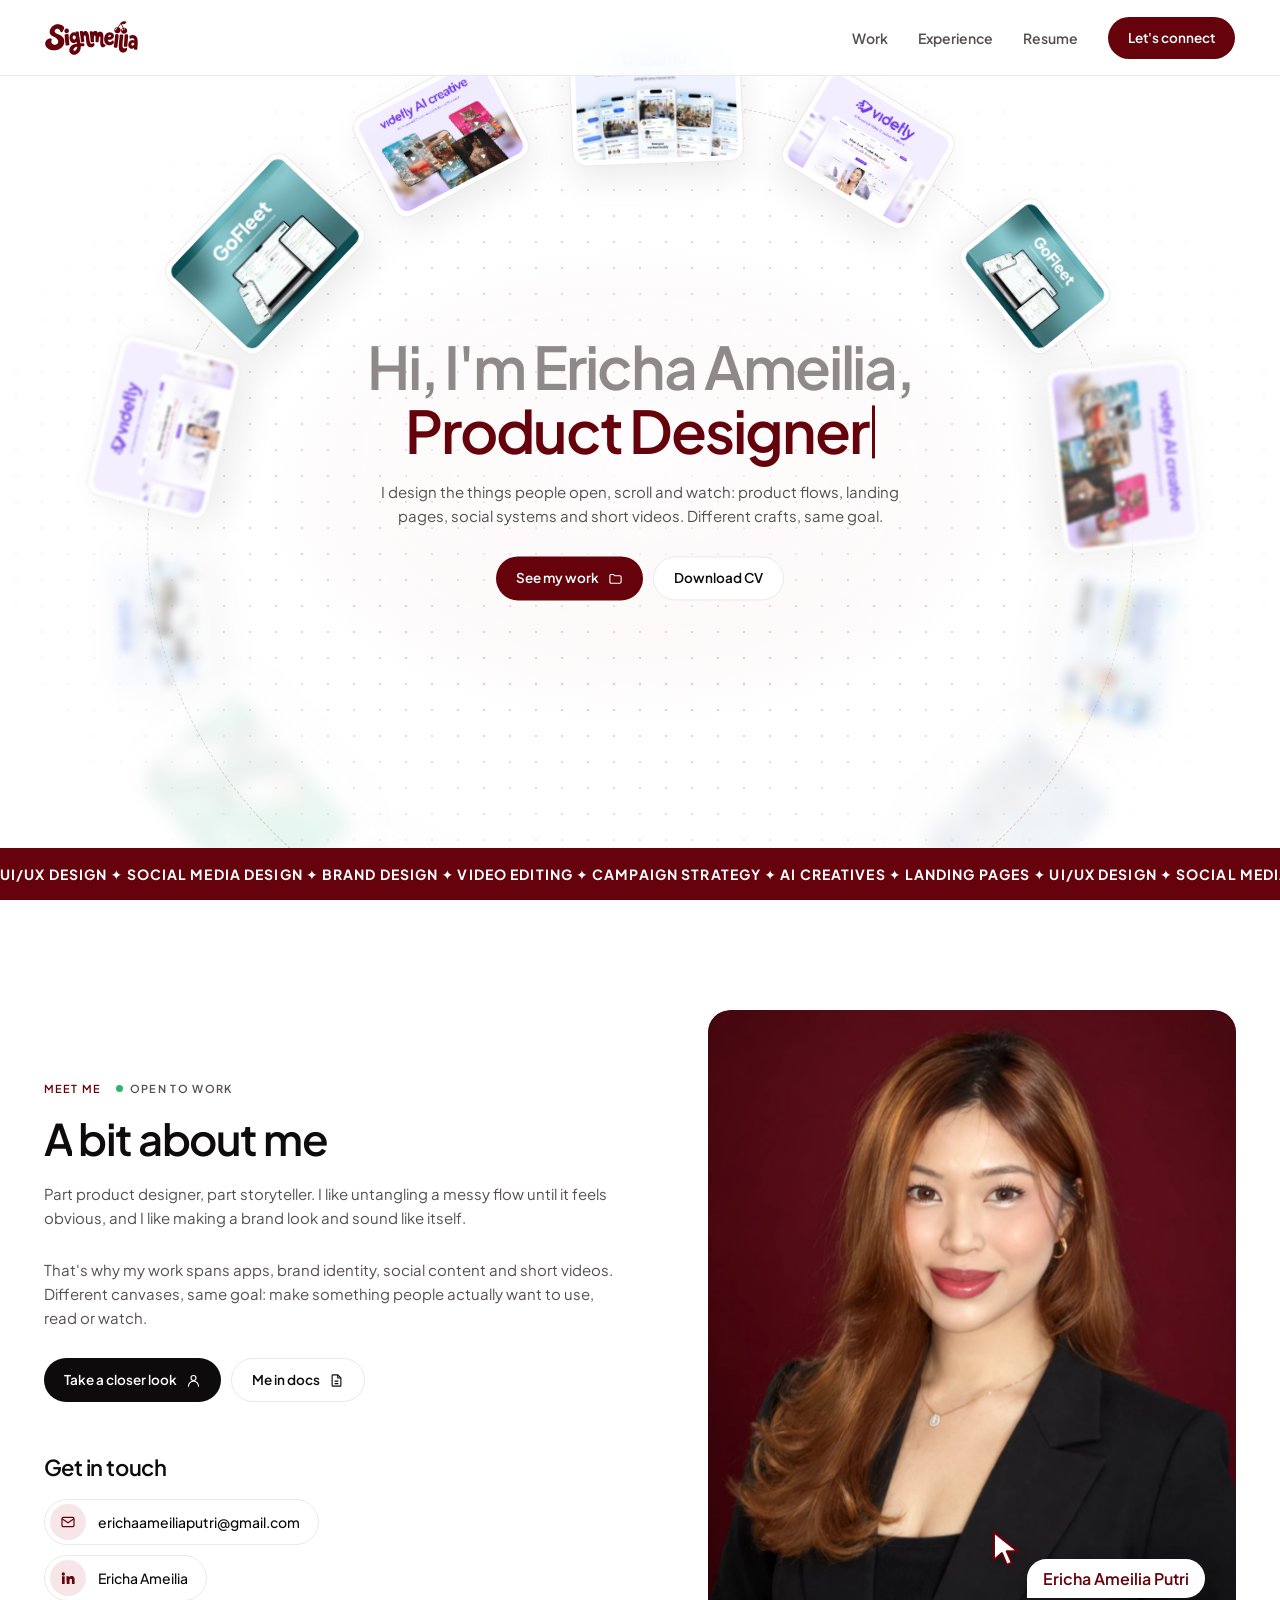
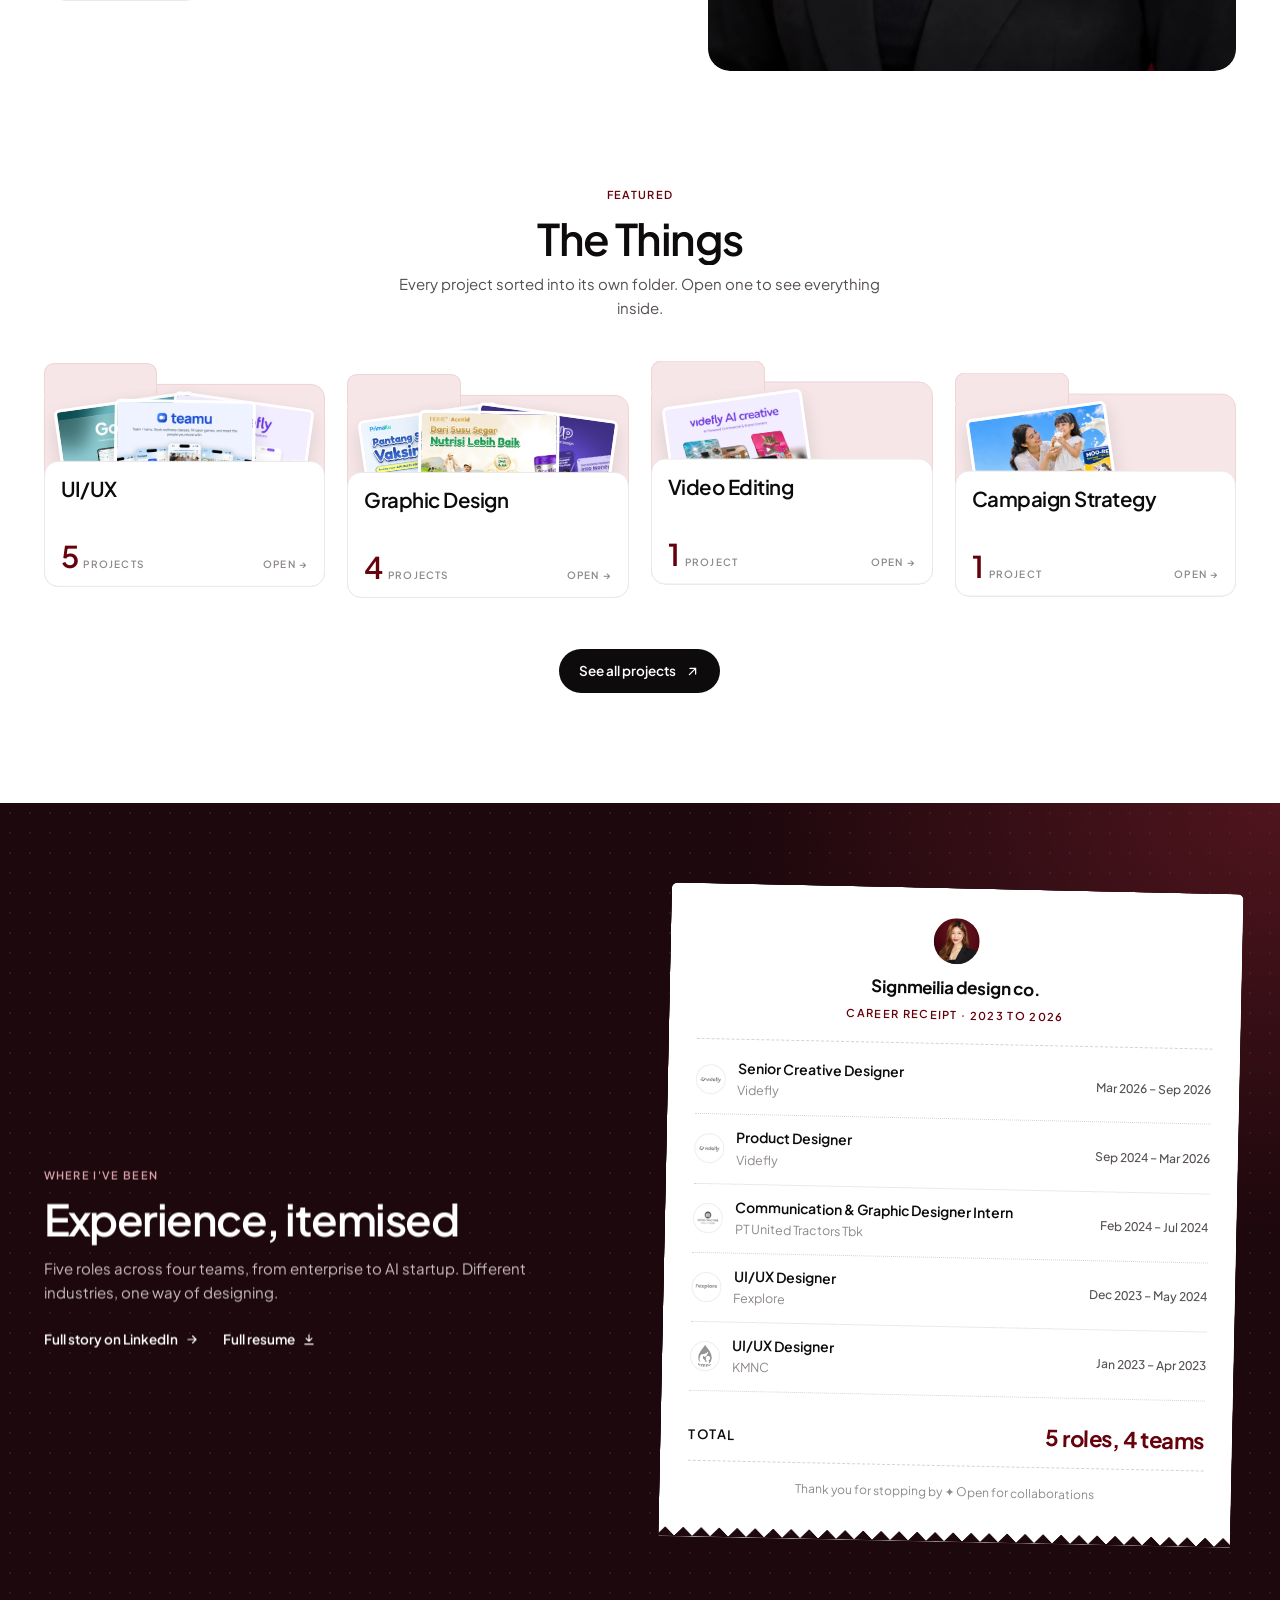
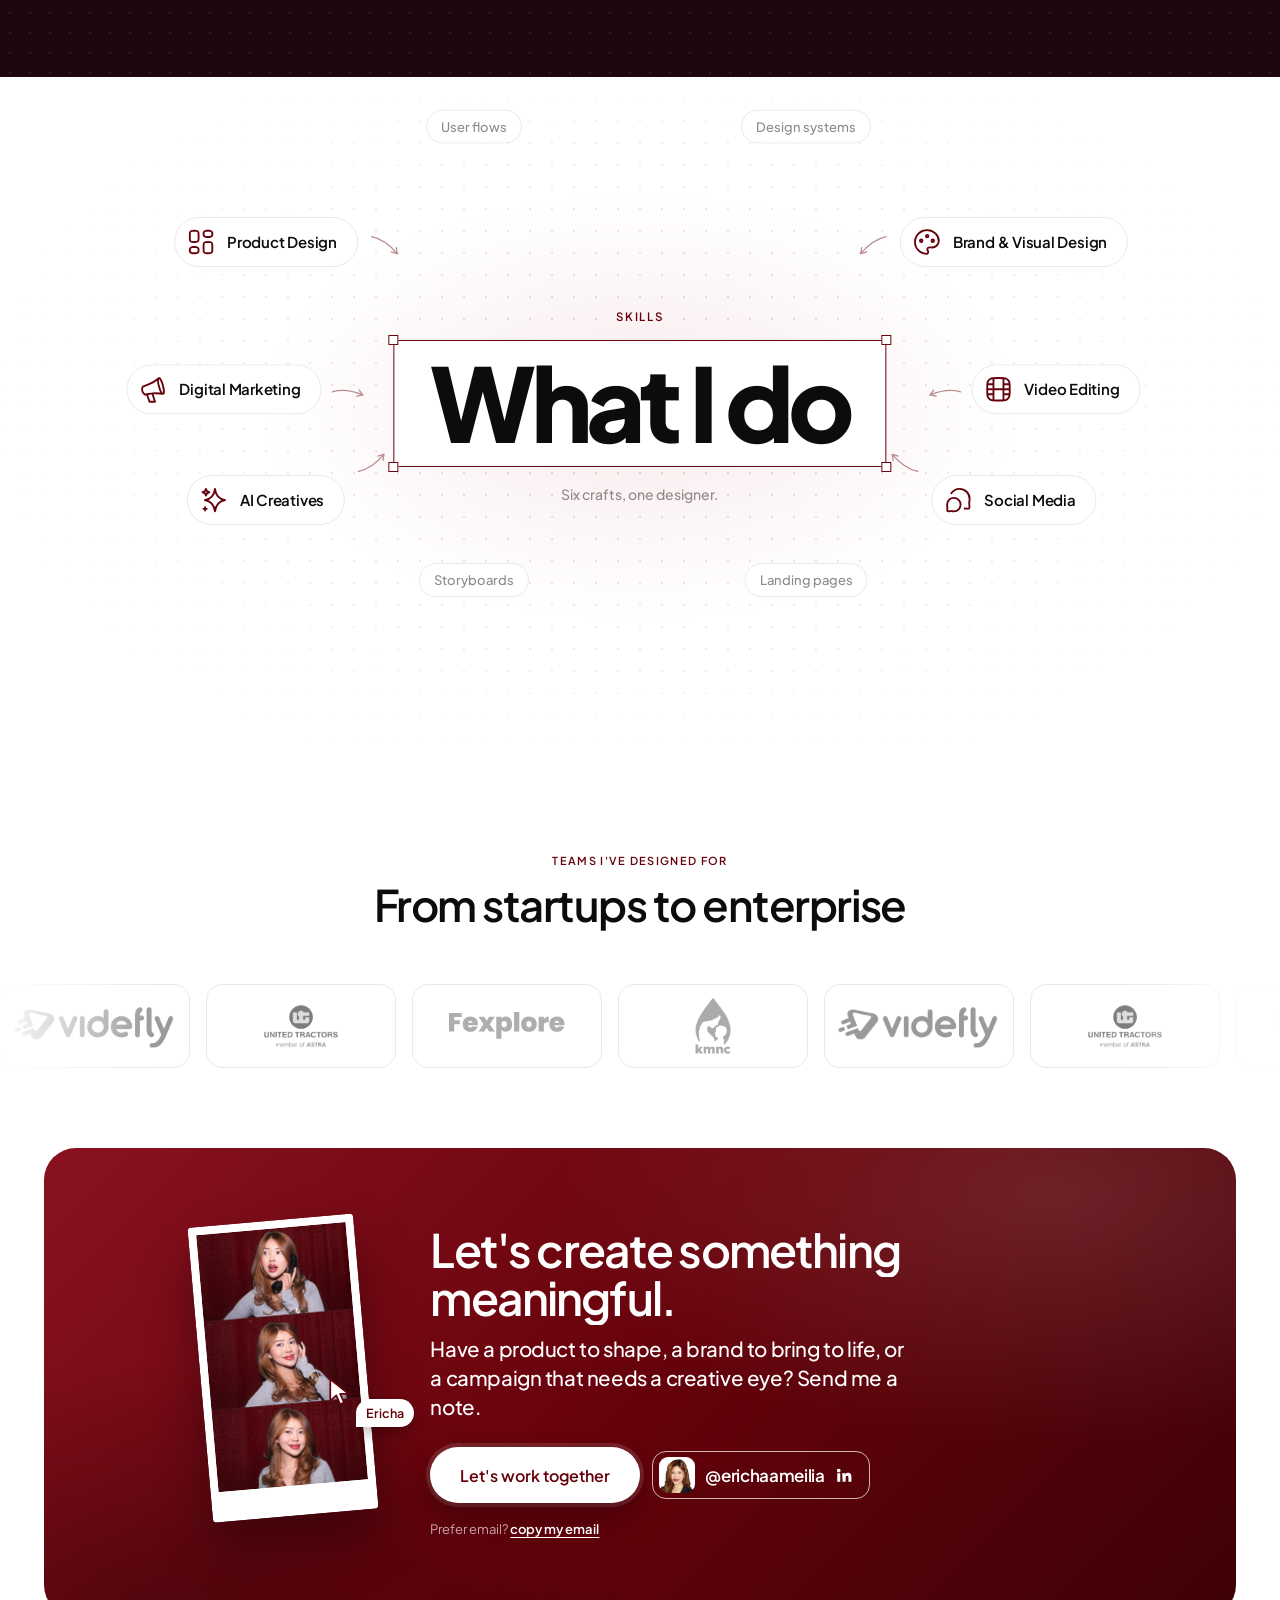
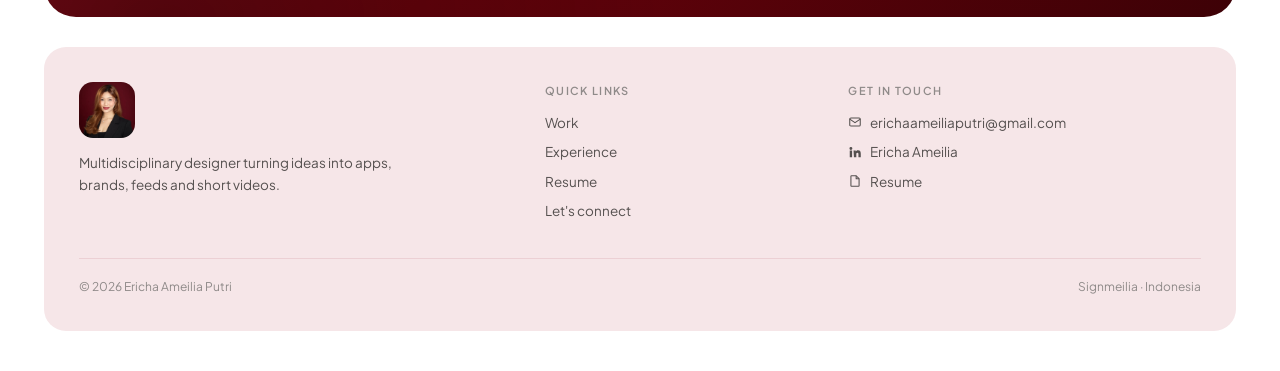
<file: index.html>
<!doctype html>
<html lang="en">
<head>
<meta charset="utf-8">
<meta name="viewport" content="width=device-width, initial-scale=1">
<title>Ericha Ameilia | Personal Website</title>
<meta name="description" content="Ericha Ameilia Putri designs apps, brands, social content and short videos.">
<link rel="icon" type="image/svg+xml" href="assets/favicon.svg?v=3">
<link rel="apple-touch-icon" href="assets/apple-touch-icon.png">
<link rel="preconnect" href="https://fonts.googleapis.com">
<link rel="preconnect" href="https://fonts.gstatic.com" crossorigin>
<link href="https://fonts.googleapis.com/css2?family=Plus+Jakarta+Sans:wght@400;500;600;700&display=swap" rel="stylesheet">
<link rel="stylesheet" href="styles.css">
<link rel="stylesheet" href="merged.css">
</head>
<body class="no-js">

<div class="intro" id="loader" aria-hidden="true">
  <div class="intro__sign"><img src="assets/signmeilia-logo.svg" alt=""><i class="intro__pen"></i></div>
  <p class="intro__line">UI/UX · Social Media · Brand · Video</p>
</div>

<header class="nav" id="nav">
  <div class="nav__in">
    <a class="nav__logo" href="#top" aria-label="Signmeilia, back to top"><img src="assets/signmeilia-logo.svg" alt="Signmeilia"></a>
    <div class="nav__right">
      <nav class="nav__links" aria-label="Main">
        <a href="projects.html">Work</a>
        <a href="#journey" data-sec="journey">Experience</a>
        <a href="https://drive.google.com/file/d/1mpLm_2xzThRaSK9DIYI1ZF7eUO3kidff/view?usp=sharing" target="_blank" rel="noopener">Resume</a>
      </nav>
      <a class="btn nav__cta" href="#contact">Let's connect</a>
    </div>
  </div>
</header>

<main>

<section class="orbit" id="top">
  <div class="orbit__pattern" aria-hidden="true"></div>
  <div class="orbit__path" aria-hidden="true"><i></i></div>
  <div class="orbit__ring" id="ring" aria-hidden="true"></div>
  <div class="orbit__fade"></div>
  <div class="orbit__copy">
    <h1><span class="soft">Hi, I'm Ericha Ameilia,</span><br><span class="type" id="type">Product Designer</span><span class="caret" aria-hidden="true"></span></h1>
    <p>I design the things people open, scroll and watch: product flows, landing pages, social systems and short videos. Different crafts, same goal.</p>
    <div class="orbit__ctas">
      <a href="#things" class="btn btn-dark">See my work<svg viewBox="0 0 24 24" fill="none" stroke="currentColor" stroke-width="1.8" stroke-linejoin="round"><path d="M3 7a2 2 0 0 1 2-2h4l2 2h8a2 2 0 0 1 2 2v8a2 2 0 0 1-2 2H5a2 2 0 0 1-2-2z"/></svg></a>
      <a href="https://drive.google.com/file/d/1mpLm_2xzThRaSK9DIYI1ZF7eUO3kidff/view?usp=sharing" target="_blank" rel="noopener" class="btn btn-line">Download CV</a>
    </div>
  </div>
  <div class="ribbon ribbon--ink" aria-hidden="true"><div class="ribbon__track" data-ribbon="UI/UX design ✦ Social media design ✦ Brand design ✦ Video editing ✦ Campaign strategy ✦ AI creatives ✦ Landing pages ✦ "></div></div>
</section>

<section class="sec" id="about">
  <div class="wrap meet">
    <div data-stagger>
      <div class="head-row rv"><span class="label">Meet me</span><span class="status"><i></i>Open to work</span></div>
      <h2 class="rv">A bit about me</h2>
      <p class="rv">Part product designer, part storyteller. I like untangling a messy flow until it feels obvious, and I like making a brand look and sound like itself.</p>
      <p class="rv">That's why my work spans apps, brand identity, social content and short videos. Different canvases, same goal: make something people actually want to use, read or watch.</p>
      <div class="actions rv">
        <a class="btn btn-dark" href="https://www.linkedin.com/in/erichaameilia/" target="_blank" rel="noopener">Take a closer look<svg viewBox="0 0 24 24" fill="none" stroke="currentColor" stroke-width="1.8" stroke-linecap="round"><circle cx="12" cy="8" r="4"/><path d="M4 21a8 8 0 0 1 16 0"/></svg></a>
        <a class="btn btn-line" href="https://drive.google.com/file/d/1mpLm_2xzThRaSK9DIYI1ZF7eUO3kidff/view?usp=sharing" target="_blank" rel="noopener">Me in docs<svg viewBox="0 0 24 24" fill="none" stroke="currentColor" stroke-width="1.8" stroke-linejoin="round"><path d="M14 3H6a1 1 0 0 0-1 1v16a1 1 0 0 0 1 1h12a1 1 0 0 0 1-1V8z"/><path d="M14 3v5h5M9 13h6M9 17h6"/></svg></a>
      </div>
      <h3 class="rv">Get in touch</h3>
      <div class="touch rv">
        <a href="mailto:erichaameiliaputri@gmail.com"><span class="ic"><svg viewBox="0 0 24 24" fill="none" stroke="currentColor" stroke-width="1.8"><rect x="3" y="5" width="18" height="14" rx="2"/><path d="m3 7 9 6 9-6"/></svg></span>erichaameiliaputri@gmail.com</a>
        <a href="https://www.linkedin.com/in/erichaameilia/" target="_blank" rel="noopener"><span class="ic"><svg viewBox="0 0 24 24" fill="currentColor"><path d="M4.98 3.5a2.5 2.5 0 1 1 0 5 2.5 2.5 0 0 1 0-5zM3 9.5h4V21H3zM9.5 9.5h3.8v1.6h.06c.53-1 1.83-2.06 3.77-2.06 4.03 0 4.77 2.65 4.77 6.1V21h-4v-5.1c0-1.22-.02-2.78-1.7-2.78-1.7 0-1.96 1.33-1.96 2.7V21h-4z"/></svg></span>Ericha Ameilia</a>
      </div>
    </div>
    <figure class="portrait rv">
      <img src="assets/portrait-about.jpg" alt="Ericha Ameilia Putri in a black blazer against a deep red backdrop">
      <figcaption class="is-cursor"><span class="cursor is-light"><svg viewBox="0 0 24 28" aria-hidden="true"><path d="M2 2 2 22l5.6-5 3.6 8.4 3.6-1.6-3.6-8.2H19z"/></svg><b>Ericha Ameilia Putri</b></span></figcaption>
    </figure>
  </div>
</section>

<section class="sec" id="things">
  <div class="wrap">
    <div class="center-head" data-stagger>
      <span class="label rv">Featured</span>
      <h2 class="rv">The Things</h2>
      <p class="rv">Every project sorted into its own folder. Open one to see everything inside.</p>
    </div>
    <div class="folders" id="folders" data-stagger></div>
    <div class="center-cta rv"><a class="btn btn-dark" href="projects.html">See all projects<svg viewBox="0 0 24 24" fill="none" stroke="currentColor" stroke-width="2" stroke-linecap="round"><path d="M7 17 17 7M8 7h9v9"/></svg></a></div>
  </div>
</section>

<section class="dark" id="journey">
  <div class="wrap receipt-wrap">
    <div class="receipt-side" data-stagger data-speed="-0.05">
      <span class="label rv">Where I've been</span>
      <h2 class="rv">Experience, itemised</h2>
      <p class="rv">Five roles across four teams, from enterprise to AI startup. Different industries, one way of designing.</p>
      <div class="xp-links rv">
        <a href="https://www.linkedin.com/in/erichaameilia/" target="_blank" rel="noopener">Full story on LinkedIn <svg viewBox="0 0 24 24" fill="none" stroke="currentColor" stroke-width="2" stroke-linecap="round"><path d="M5 12h14M13 6l6 6-6 6"/></svg></a>
        <a href="https://drive.google.com/file/d/1mpLm_2xzThRaSK9DIYI1ZF7eUO3kidff/view?usp=sharing" target="_blank" rel="noopener">Full resume <svg viewBox="0 0 24 24" fill="none" stroke="currentColor" stroke-width="2" stroke-linecap="round"><path d="M12 4v11M7 10l5 5 5-5M5 20h14"/></svg></a>
      </div>
    </div>
    <div class="receipt-print rv" data-speed="0.08">
    <div class="receipt">
      <div class="receipt__head">
        <img src="assets/portrait-about.jpg" alt="">
        <b>Signmeilia design co.</b>
        <span class="label">Career receipt · 2023 to 2026</span>
      </div>
      <div class="receipt__list" data-stagger>
        <article class="line">
          <img src="assets/logo-videfly.webp" alt="">
          <div><h3>Senior Creative Designer</h3><span>Videfly</span></div>
          <time>Mar 2026 – Sep 2026</time>
        </article>
        <article class="line">
          <img src="assets/logo-videfly.webp" alt="">
          <div><h3>Product Designer</h3><span>Videfly</span></div>
          <time>Sep 2024 – Mar 2026</time>
        </article>
        <article class="line">
          <img src="assets/logo-ut.png" alt="">
          <div><h3>Communication &amp; Graphic Designer Intern</h3><span>PT United Tractors Tbk</span></div>
          <time>Feb 2024 – Jul 2024</time>
        </article>
        <article class="line">
          <img src="assets/logo-fexplore.svg" alt="">
          <div><h3>UI/UX Designer</h3><span>Fexplore</span></div>
          <time>Dec 2023 – May 2024</time>
        </article>
        <article class="line">
          <img src="assets/logo-kmnc.webp" alt="">
          <div><h3>UI/UX Designer</h3><span>KMNC</span></div>
          <time>Jan 2023 – Apr 2023</time>
        </article>
      </div>
      <div class="receipt__total"><span>Total</span><b>5 roles, 4 teams</b></div>
      <p class="receipt__thanks">Thank you for stopping by ✦ Open for collaborations</p>
    </div>
    </div>
  </div>
</section>

<section class="sec" id="skills">
  <div class="wrap">
    <div class="sk-stage" id="skStage">
      <div class="sk-center">
        <span class="sk-hand">Skills</span>
        <div class="sk-box">
          <i></i><i></i><i></i><i></i>
          <h2 class="sk-big">What I do</h2>
        </div>
        <p class="sk-status">Six crafts, one designer.</p>
      </div>

      <button class="sk-tag l t" data-speed="0.08" style="--x:14%;--y:24%;--i:0"><svg class="sk-arrow" viewBox="0 0 40 30" aria-hidden="true"><path d="M3 4c10 2 20 8 30 20"/><path d="M26 22l7 2-1-7"/></svg><span><img src="assets/icons/product.svg" alt=""></span>Product Design</button>
      <button class="sk-tag r t" data-speed="0.08" style="--x:86%;--y:24%;--i:1"><svg class="sk-arrow" viewBox="0 0 40 30" aria-hidden="true"><path d="M3 4c10 2 20 8 30 20"/><path d="M26 22l7 2-1-7"/></svg><span><img src="assets/icons/brand.svg" alt=""></span>Brand &amp; Visual Design</button>
      <button class="sk-tag l m" data-speed="0.04" style="--x:10%;--y:50%;--i:2"><svg class="sk-arrow" viewBox="0 0 40 30" aria-hidden="true"><path d="M3 4c10 2 20 8 30 20"/><path d="M26 22l7 2-1-7"/></svg><span><img src="assets/icons/marketing.svg" alt=""></span>Digital Marketing</button>
      <button class="sk-tag r m" data-speed="0.04" style="--x:90%;--y:50%;--i:3"><svg class="sk-arrow" viewBox="0 0 40 30" aria-hidden="true"><path d="M3 4c10 2 20 8 30 20"/><path d="M26 22l7 2-1-7"/></svg><span><img src="assets/icons/video.svg" alt=""></span>Video Editing</button>
      <button class="sk-tag l b" data-speed="0.08" style="--x:14%;--y:76%;--i:4"><svg class="sk-arrow" viewBox="0 0 40 30" aria-hidden="true"><path d="M3 4c10 2 20 8 30 20"/><path d="M26 22l7 2-1-7"/></svg><span><img src="assets/icons/ai.svg" alt=""></span>AI Creatives</button>
      <button class="sk-tag r b" data-speed="0.08" style="--x:86%;--y:76%;--i:5"><svg class="sk-arrow" viewBox="0 0 40 30" aria-hidden="true"><path d="M3 4c10 2 20 8 30 20"/><path d="M26 22l7 2-1-7"/></svg><span><img src="assets/icons/social.svg" alt=""></span>Social Media</button>

      <button class="sk-chip" data-speed="0.12" style="--x:34%;--y:6%;--i:6">User flows</button>
      <button class="sk-chip" data-speed="0.12" style="--x:66%;--y:6%;--i:7">Design systems</button>
      <button class="sk-chip" data-speed="0.12" style="--x:34%;--y:94%;--i:8">Storyboards</button>
      <button class="sk-chip" data-speed="0.12" style="--x:66%;--y:94%;--i:9">Landing pages</button>

    </div>
  </div>
</section>

<section class="sec" id="teams">
  <div class="center-head" data-stagger>
    <span class="label rv">Teams I've designed for</span>
    <h2 class="rv">From startups to enterprise</h2>
  </div>
  <div class="logos"><div class="logos__track" id="logos"></div></div>
</section>

<section class="sec" id="contact">
  <div class="wrap">
    <div class="endcard rv" id="cta">
      <div class="endcard__body">
        <div class="endcard__photo is-strip" data-speed="0.1">
          <img src="assets/photostrip-maroon.jpg" alt="Photobooth strip of Ericha on a vintage phone, smiling and waving hello">
          <span class="cursor" aria-hidden="true"><svg viewBox="0 0 24 28"><path d="M2 2 2 22l5.6-5 3.6 8.4 3.6-1.6-3.6-8.2H19z"/></svg><b>Ericha</b></span>
        </div>
        <div class="endcard__copy">
          <h2>Let's create something meaningful.</h2>
          <p class="endcard__line">Have a product to shape, a brand to bring to life, or a campaign that needs a creative eye? Send me a note.</p>
          <div class="endcard__actions">
            <a class="btn-depth" href="mailto:erichaameiliaputri@gmail.com?subject=Let's%20work%20together">Let's work together</a>
            <a class="handle" href="https://www.linkedin.com/in/erichaameilia/" target="_blank" rel="noopener">
              <img src="assets/avatar-white.jpg" alt="">
              <span>@erichaameilia</span>
              <svg viewBox="0 0 24 24" aria-label="LinkedIn"><path fill="currentColor" d="M4.98 3.5a2.5 2.5 0 1 1 0 5 2.5 2.5 0 0 1 0-5zM3 9.5h4V21H3zM9.5 9.5h3.8v1.6h.06c.53-1 1.83-2.06 3.77-2.06 4.03 0 4.77 2.65 4.77 6.1V21h-4v-5.1c0-1.22-.02-2.78-1.7-2.78-1.7 0-1.96 1.33-1.96 2.7V21h-4z"/></svg>
            </a>
          </div>
          <p class="endcard__alt">Prefer email? <button id="copyMail" type="button">copy my email</button></p>
        </div>
      </div>
    </div>
  </div>
</section>

</main>

<footer class="site-foot">
  <div class="wrap">
    <div class="fcard">
      <div class="fcard__grid">
        <div class="fcard__me"><img src="assets/portrait-about.jpg" alt=""><p>Multidisciplinary designer turning ideas into apps, brands, feeds and short videos.</p></div>
        <nav aria-label="Quick links"><span class="label">Quick links</span><a href="projects.html">Work</a><a href="#journey">Experience</a><a href="https://drive.google.com/file/d/1mpLm_2xzThRaSK9DIYI1ZF7eUO3kidff/view?usp=sharing" target="_blank" rel="noopener">Resume</a><a href="#contact">Let's connect</a></nav>
        <nav aria-label="Get in touch"><span class="label">Get in touch</span>
          <a href="mailto:erichaameiliaputri@gmail.com"><svg viewBox="0 0 24 24" fill="none" stroke="currentColor" stroke-width="1.8"><rect x="3" y="5" width="18" height="14" rx="2"/><path d="m3 7 9 6 9-6"/></svg>erichaameiliaputri@gmail.com</a>
          <a href="https://www.linkedin.com/in/erichaameilia/" target="_blank" rel="noopener"><svg viewBox="0 0 24 24" fill="currentColor"><path d="M4.98 3.5a2.5 2.5 0 1 1 0 5 2.5 2.5 0 0 1 0-5zM3 9.5h4V21H3zM9.5 9.5h3.8v1.6h.06c.53-1 1.83-2.06 3.77-2.06 4.03 0 4.77 2.65 4.77 6.1V21h-4v-5.1c0-1.22-.02-2.78-1.7-2.78-1.7 0-1.96 1.33-1.96 2.7V21h-4z"/></svg>Ericha Ameilia</a>
          <a href="https://drive.google.com/file/d/1mpLm_2xzThRaSK9DIYI1ZF7eUO3kidff/view?usp=sharing" target="_blank" rel="noopener"><svg viewBox="0 0 24 24" fill="none" stroke="currentColor" stroke-width="1.8" stroke-linejoin="round"><path d="M14 3H6a1 1 0 0 0-1 1v16a1 1 0 0 0 1 1h12a1 1 0 0 0 1-1V8z"/><path d="M14 3v5h5"/></svg>Resume</a>
        </nav>
      </div>
      <div class="fcard__bottom"><span>© 2026 Ericha Ameilia Putri</span><span>Signmeilia · Indonesia</span></div>
    </div>
  </div>
</footer>

<script src="projects-data.js"></script>
<script>
  /* folders for The Things, built from projects-data.js (before site.js so reveal picks them up) */
  (() => {
    const box = document.getElementById('folders');
    box.innerHTML = fields.map((f, fi) => {
      const list = projects.filter(p => p.field === f.id);
      const papers = list.slice(0, 3);
      // the middle paper sits in front, so the newest case takes that slot
      if (papers.length > 1) [papers[0], papers[1]] = [papers[1], papers[0]];
      const inside = papers.length
        ? papers.map(p => `<span class="folder__paper"><img src="${imgSrc(p.paper || p.img)}" alt="" loading="lazy"></span>`).join('')
        : '<span class="folder__empty">coming soon</span>';
      return `<div class="folder-wrap rv" data-speed="${[0.05, -0.04, 0.07, -0.03][fi]}">
        <a class="folder" href="projects.html#${f.id}" aria-label="Open the ${f.name} folder">
          <span class="folder__back"></span>${inside}
          <span class="folder__front">
            <span class="folder__name">${f.name}</span>
            <span class="folder__foot"><span>${list.length ? `<b>${list.length}</b> <span class="label">${list.length === 1 ? 'project' : 'projects'}</span>` : '<span class="label folder__soon">Coming soon</span>'}</span><span class="label">Open →</span></span>
          </span>
        </a>
        </div>`;
    }).join('');
  })();
</script>
<script>
  /* skills: tags pop in around the title, float, and pop again when tapped */
  (() => {
    const stage = document.getElementById('skStage');
    const io = new IntersectionObserver(es => es.forEach(e => {
      if (!e.isIntersecting) return;
      stage.classList.add('is-in');
      io.disconnect();
    }), { threshold: .25 });
    io.observe(stage);
    stage.addEventListener('click', e => {
      const b = e.target.closest('.sk-tag, .sk-chip');
      if (!b || b.classList.contains('is-popped')) return;
      b.classList.remove('is-back');
      b.classList.add('is-popped');
      setTimeout(() => { b.classList.remove('is-popped'); b.classList.add('is-back'); }, 1400);
    });
  })();
</script>
<script src="site.js"></script>
<script>
  /* hero orbit: cards of slightly different sizes and tilts circle the headline */
  (() => {
    // 14 cards keep the ring evenly spaced; with 10 shots the first four appear twice
    const shots = ['teamu/tm-thumb.webp','videfly-product.png','thumbs/gofleet.jpg','videfly-ai.png','primaku/orbit.jpg','nextstep.png','feihe/orbit.jpg','feedup.png','utvip.png','fexplore-cover.webp'];
    const sizes = [1, .86, .78, 1.08, .92, 1, .84, 1.04, .9, 1.1, .8, .96, 1, .88, .82, 1.06];
    const tilts = [-4, 3, -2, 5, -6, 2, 4, -3, 1, -5, 6, -1, 3, -4, 2, -2];
    const ring = document.getElementById('ring'), hero = document.getElementById('top');
    const N = 14, cards = [];
    for (let i = 0; i < N; i++) {
      const src = shots[i % shots.length];
      const c = document.createElement('div');
      c.className = 'orbit__card';
      c.style.setProperty('--s', sizes[i]);
      c.innerHTML = `<img src="assets/${src}" alt="">`;
      ring.appendChild(c); cards.push(c);
    }
    let angle = 0, W, H, R, Rx, cx, cy;
    const measure = () => {
      W = hero.clientWidth; H = hero.clientHeight;
      const small = W < 720;
      hero.style.setProperty('--cw', (small ? 100 : W < 1024 ? 140 : 172) + 'px');
      // the height of the ring follows the screen height; on wide screens it stretches sideways
      // into an oval, so the cards clear the headline instead of crowding it
      R = small ? Math.max(W * 0.72, 260) : Math.min(Math.max(W * 0.33, 440), 560, H * 0.62);
      Rx = small ? R : Math.min(Math.max(R, W * 0.385), 760);
      cx = W / 2; cy = H * (small ? 0.56 : 0.56) + R * 0.08;
      hero.style.setProperty('--R', R + 'px');
      hero.style.setProperty('--Rx', Rx + 'px');
      hero.style.setProperty('--cx', cx + 'px');
      hero.style.setProperty('--cy', cy + 'px');
    };
    const place = () => {
      const step = (Math.PI * 2) / N;
      cards.forEach((c, i) => {
        const t = angle + i * step;
        const x = cx + Math.sin(t) * Rx - c.offsetWidth / 2;
        const y = cy - Math.cos(t) * R - c.offsetHeight / 2;
        const depth = Math.min(Math.max((-Math.cos(t) + 0.35) / 0.9, 0), 1);
        c.style.transform = `translate(${x}px,${y}px) rotate(${t + tilts[i] * Math.PI / 180}rad)`;
        c.style.opacity = (1 - depth * 0.9).toFixed(3);
        c.style.filter = depth > 0.02 ? `blur(${(depth * 8).toFixed(1)}px)` : 'none';
      });
    };
    let last = scrollY;
    const tick = () => { angle += 0.0008 + (scrollY - last) * 0.0012; last = scrollY; place(); requestAnimationFrame(tick); };
    measure(); place();
    addEventListener('resize', () => { measure(); place(); });
    if (!reduceMotion) requestAnimationFrame(tick);
  })();

  /* typed role */
  (() => {
    const el = document.getElementById('type');
    const roles = ['Product Designer', 'UI/UX Designer', 'Brand Designer', 'Video Editor', 'Social Media Designer', 'Strategic Planner'];
    if (reduceMotion) return;
    let r = 0, i = roles[0].length, del = true;
    const loop = () => {
      el.textContent = roles[r].slice(0, i);
      if (del) { i--; if (i < 0) { del = false; r = (r + 1) % roles.length; i = 0; } }
      else { i++; if (i > roles[r].length) { del = true; return setTimeout(loop, 1600); } }
      setTimeout(loop, del ? 45 : 85);
    };
    setTimeout(loop, 2600);
  })();

  /* teams marquee */
  (() => {
    const logos = [['logo-videfly.webp','Videfly'],['logo-ut.png','United Tractors'],['logo-fexplore.svg','Fexplore'],['logo-kmnc.webp','KMNC']];
    const set = [...logos, ...logos].map(([s, n]) => `<div class="logos__item"><img src="assets/${s}" alt="${n}"></div>`).join('');
    document.getElementById('logos').innerHTML = set + set;
  })();

  /* CTA: project cards lean toward the cursor */
  (() => {
    const cta = document.getElementById('cta');
    if (reduceMotion || !matchMedia('(pointer:fine)').matches) return;
    cta.addEventListener('pointermove', e => {
      const r = cta.getBoundingClientRect();
      cta.style.setProperty('--mx', ((e.clientX - r.left) / r.width - .5).toFixed(3));
      cta.style.setProperty('--my', ((e.clientY - r.top) / r.height - .5).toFixed(3));
    });
    cta.addEventListener('pointerleave', () => { cta.style.setProperty('--mx', 0); cta.style.setProperty('--my', 0); });
  })();

  /* copy email */
  document.getElementById('copyMail').addEventListener('click', async e => {
    const b = e.currentTarget;
    try { await navigator.clipboard.writeText('erichaameiliaputri@gmail.com'); b.textContent = 'copied!'; }
    catch { b.textContent = 'erichaameiliaputri@gmail.com'; }
    setTimeout(() => b.textContent = 'copy my email', 2200);
  });

  /* active menu link */
  (() => {
    const links = [...document.querySelectorAll('.nav__links a[data-sec]')];
    const map = { top: '', about: '', skills: '', journey: 'journey', things: 'things', teams: 'things', contact: '' };
    const io = new IntersectionObserver(es => es.forEach(e => {
      if (!e.isIntersecting) return;
      links.forEach(a => a.classList.toggle('active', a.dataset.sec === map[e.target.id]));
    }), { rootMargin: '-45% 0px -50% 0px' });
    Object.keys(map).forEach(id => io.observe(document.getElementById(id)));
  })();
</script>
</body>
</html>
</file>
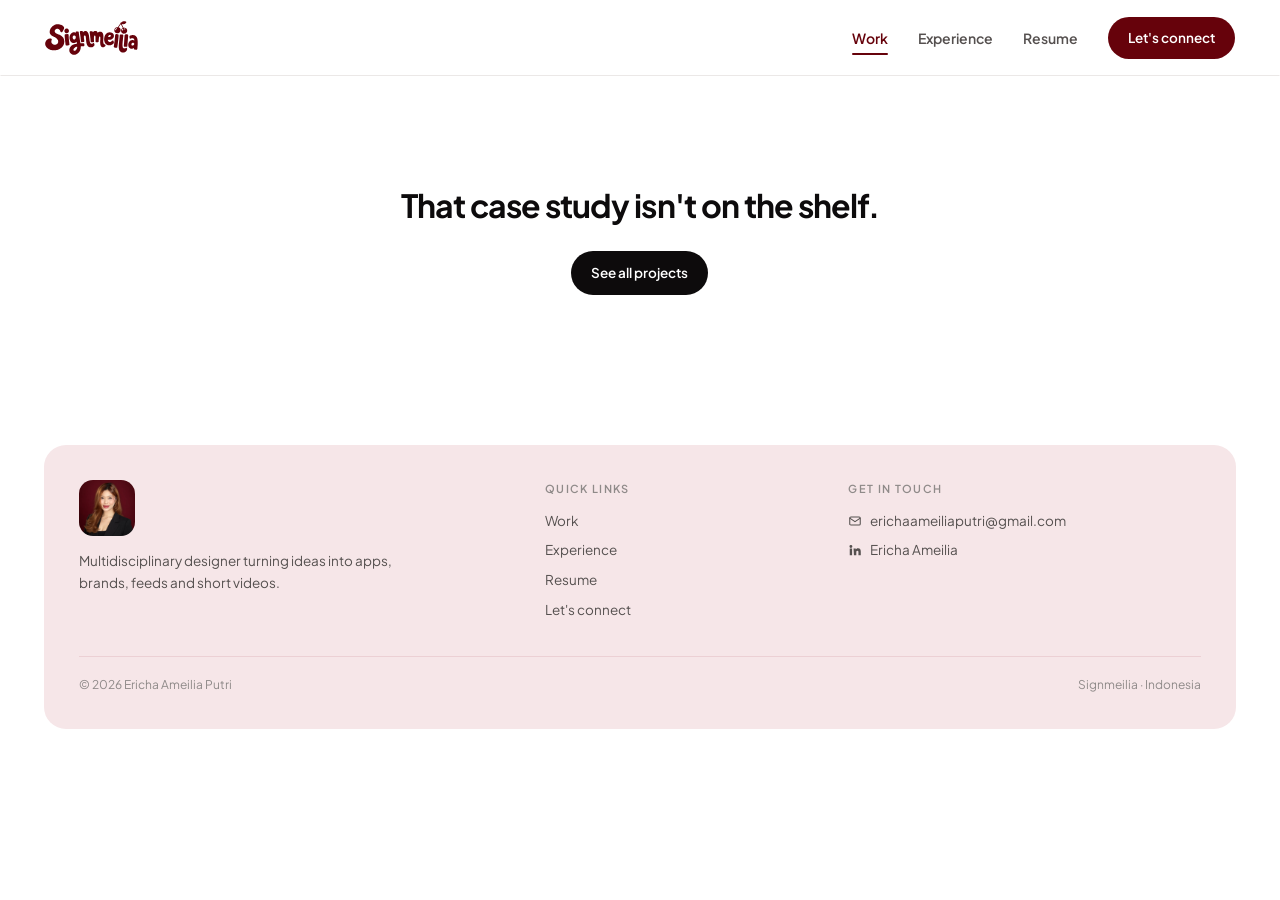
<file: case.html>
<!doctype html>
<html lang="en">
<head>
<meta charset="utf-8">
<meta name="viewport" content="width=device-width, initial-scale=1">
<title>Case study | Ericha Ameilia</title>
<meta name="description" content="A case study from Ericha Ameilia's portfolio.">
<link rel="icon" type="image/svg+xml" href="assets/favicon.svg?v=3">
<link rel="apple-touch-icon" href="assets/apple-touch-icon.png">
<link rel="preconnect" href="https://fonts.googleapis.com">
<link rel="preconnect" href="https://fonts.gstatic.com" crossorigin>
<link href="https://fonts.googleapis.com/css2?family=Plus+Jakarta+Sans:wght@400;500;600;700;800&display=swap" rel="stylesheet">
<link rel="stylesheet" href="styles.css">
<link rel="stylesheet" href="merged.css">
<link rel="stylesheet" href="case.css">
</head>
<body class="no-js">

<header class="nav" id="nav">
  <div class="nav__in">
    <a class="nav__logo" href="index.html" aria-label="Signmeilia, home"><img src="assets/signmeilia-logo.svg" alt="Signmeilia"></a>
    <div class="nav__right">
      <nav class="nav__links" aria-label="Main">
        <a href="projects.html" class="active">Work</a>
        <a href="index.html#journey">Experience</a>
        <a href="https://drive.google.com/file/d/1mpLm_2xzThRaSK9DIYI1ZF7eUO3kidff/view?usp=sharing" target="_blank" rel="noopener">Resume</a>
      </nav>
      <a class="btn nav__cta" href="index.html#contact">Let's connect</a>
    </div>
  </div>
</header>

<main id="case">
  <noscript><div class="wrap cs-missing"><h1>This case study needs JavaScript.</h1><p><a href="projects.html">Back to all projects</a></p></div></noscript>
</main>

<footer class="site-foot">
  <div class="wrap">
    <div class="fcard">
      <div class="fcard__grid">
        <div class="fcard__me"><img src="assets/portrait-about.jpg" alt=""><p>Multidisciplinary designer turning ideas into apps, brands, feeds and short videos.</p></div>
        <nav aria-label="Quick links"><span class="label">Quick links</span><a href="projects.html">Work</a><a href="index.html#journey">Experience</a><a href="https://drive.google.com/file/d/1mpLm_2xzThRaSK9DIYI1ZF7eUO3kidff/view?usp=sharing" target="_blank" rel="noopener">Resume</a><a href="index.html#contact">Let's connect</a></nav>
        <nav aria-label="Get in touch"><span class="label">Get in touch</span>
          <a href="mailto:erichaameiliaputri@gmail.com"><svg viewBox="0 0 24 24" fill="none" stroke="currentColor" stroke-width="1.8"><rect x="3" y="5" width="18" height="14" rx="2"/><path d="m3 7 9 6 9-6"/></svg>erichaameiliaputri@gmail.com</a>
          <a href="https://www.linkedin.com/in/erichaameilia/" target="_blank" rel="noopener"><svg viewBox="0 0 24 24" fill="currentColor"><path d="M4.98 3.5a2.5 2.5 0 1 1 0 5 2.5 2.5 0 0 1 0-5zM3 9.5h4V21H3zM9.5 9.5h3.8v1.6h.06c.53-1 1.83-2.06 3.77-2.06 4.03 0 4.77 2.65 4.77 6.1V21h-4v-5.1c0-1.22-.02-2.78-1.7-2.78-1.7 0-1.96 1.33-1.96 2.7V21h-4z"/></svg>Ericha Ameilia</a>
        </nav>
      </div>
      <div class="fcard__bottom"><span>© 2026 Ericha Ameilia Putri</span><span>Signmeilia · Indonesia</span></div>
    </div>
  </div>
</footer>

<script src="projects-data.js"></script>
<script src="cases-data.js"></script>
<script>
  /* render one case study from cases-data.js, picked by ?id= */
  (() => {
    const id = new URLSearchParams(location.search).get('id');
    const c = CASES[id];
    const main = document.getElementById('case');
    if (CASES[id]) main.classList.add('cs-' + id);
    const esc = s => String(s).replace(/&/g, '&amp;').replace(/</g, '&lt;');
    if (!c) {
      main.innerHTML = `<div class="wrap cs-missing"><h1>That case study isn't on the shelf.</h1><p><a class="btn btn-dark" href="projects.html">See all projects</a></p></div>`;
      return;
    }
    document.title = `${c.short} | Ericha Ameilia`;
    const img = (src, alt, cls = '') => `<img class="${cls}" src="${src.startsWith('./') ? src : CS_ASSET + src}" alt="${esc(alt || '')}" loading="lazy">`;
    const head = b => (b.label || b.title || b.body) ? `
      <div class="cs-head rv">
        ${b.label ? `<span class="label">${esc(b.label)}</span>` : ''}
        ${b.title ? `<h2>${esc(b.title)}</h2>` : ''}
        ${[].concat(b.body || []).map(p => `<p>${esc(p)}</p>`).join('')}
      </div>` : '';

    // a measured outcome, linking to where it can be checked
    const result = r => `<a class="cs-result" href="${r.href}" target="_blank" rel="noopener"><b>${esc(r.value)}</b><span>${esc(r.label)} <span aria-hidden="true">↗</span></span></a>`;
    const blocks = {
      text: b => '',
      cards: b => `<div class="cs-cards cols-${b.cols || 3}" data-stagger>${b.items.map((it, i) => `
        <div class="cs-card rv">
          ${b.numbered ? `<span class="cs-card__n">${String(i + 1).padStart(2, '0')}</span>` : ''}
          ${it.tag ? `<span class="cs-card__tag">${esc(it.tag)}</span>` : ''}
          <h3>${esc(it.t)}</h3>${it.d ? `<p>${esc(it.d)}</p>` : ''}
          ${it.list ? `<ul>${it.list.map(l => `<li>${esc(l)}</li>`).join('')}</ul>` : ''}
          ${it.foot ? `<b class="cs-card__foot">${esc(it.foot)}</b>` : ''}
        </div>`).join('')}</div>`,
      flow: b => `<div class="cs-flow rv">${b.steps.map(s => `<span>${esc(s)}</span>`).join('<i aria-hidden="true">→</i>')}</div>`,
      images: b => `<div class="cs-imgs cols-${b.cols || 1}${b.phones ? ' is-phones' : ''}${b.row ? ' is-row' : ''}" style="--n:${b.items.length}" data-stagger>${b.items.map(it => `
        <figure class="rv">${img(it.src, it.alt)}${it.cap || it.d ? `<figcaption>${it.cap ? `<b>${esc(it.cap)}</b>` : ''}${it.d ? `<span>${esc(it.d)}</span>` : ''}</figcaption>` : ''}</figure>`).join('')}</div>`,
      beforeafter: b => `<div class="cs-ba" data-stagger>
        <figure class="rv"><span class="cs-pill">Before</span>${img(b.before, 'Before')}</figure>
        <figure class="rv"><span class="cs-pill is-on">Redesign</span>${img(b.after, 'Redesign')}</figure></div>`,
      compare: b => `<div class="cs-compare" data-stagger>${[b.left, b.right].map((s, i) => `
        <div class="cs-compare__col rv${i ? ' is-on' : ''}"><h3>${esc(s.title)}</h3><ol>${s.items.map(x => `<li>${esc(x)}</li>`).join('')}</ol></div>`).join('')}</div>`,
      works: b => `<div class="cs-works">${b.items.map(w => `
        <article class="cs-work rv">
          <div class="cs-work__media${w.videos.length > 1 ? ' is-many' : ''}">${w.videos.map(v => `
            <a class="cs-video" href="https://www.youtube.com/watch?v=${v.id}" target="_blank" rel="noopener" aria-label="Watch ${esc(w.brand)} on YouTube">
              ${img(v.thumb, w.brand)}<span class="cs-play" aria-hidden="true">▶</span></a>`).join('')}</div>
          <div class="cs-work__text">
            <span class="label">${esc(w.brand)}</span>
            <h3>${esc(w.title)}</h3>
            ${[].concat(w.body).map(p => `<p>${esc(p)}</p>`).join('')}
            ${w.result ? result(w.result) : ''}
            <div class="cs-chips"><b>My contribution</b>${w.did.map(d => `<span class="chip">${esc(d)}</span>`).join('')}</div>
          </div>
          ${w.gallery ? `<div class="cs-gallery"><b>${esc(w.gallery.label)}</b><div class="cs-gallery__grid">${w.gallery.items.map(src => `
            <a href="${src}" target="_blank" rel="noopener">${img(src, w.brand)}</a>`).join('')}</div></div>` : ''}
        </article>`).join('')}</div>`,      // a drawn diagram (an SVG file), inlined after render so it picks up the page fonts
      diagram: b => `<div class="cs-diagram rv" data-svg="${b.src}" role="img" aria-label="${esc(b.alt || '')}"></div>`,
      quote: b => `<div class="cs-quote rv"><span class="label">Reflection</span><blockquote>${esc(b.quote)}</blockquote>${[].concat(b.body).map(p => `<p>${esc(p)}</p>`).join('')}</div>`,
    };

    const keys = Object.keys(CASES);
    const next = CASES[keys[(keys.indexOf(id) + 1) % keys.length]];
    const nextId = keys[(keys.indexOf(id) + 1) % keys.length];

    main.innerHTML = `
      <section class="cs-hero">
        <div class="wrap">
          <a class="cs-back" href="projects.html#${c.field}">← Back to ${esc(c.fieldName)}</a>
          <span class="mix-tag">${esc(c.label)}</span>
          <h1 class="cs-title">${esc(c.title)}</h1>
          <p class="cs-intro">${esc(c.intro)}</p>
          ${c.link ? `<a class="btn btn-dark cs-live" href="${c.link.href}" target="_blank" rel="noopener">${esc(c.link.label)} <span aria-hidden="true">↗</span></a>` : ""}
          <dl class="cs-meta">${c.meta.map(([k, v]) => `<div><dt>${esc(k)}</dt><dd>${esc(v)}</dd></div>`).join('')}</dl>
        </div>
        ${c.heroCover === false ? '' : `<div class="wrap">${c.heroVideo
          // a case can open with its film instead of the cover still; the cover stays the card thumbnail
          ? `<figure class="cs-cover cs-cover--video"><iframe src="https://www.youtube-nocookie.com/embed/${c.heroVideo}?rel=0&modestbranding=1&playsinline=1" title="${esc(c.short)} video" loading="lazy" allow="accelerometer; autoplay; clipboard-write; encrypted-media; gyroscope; picture-in-picture" allowfullscreen></iframe></figure>`
          : `<figure class="cs-cover">${img(c.cover, c.short + ' cover')}</figure>`}</div>`}
      </section>
      ${c.blocks.map(b => {
        // a lone image, one or two phone screens, or a flow sit beside their copy instead of under it,
        // unless the block asks to stay stacked so its visual can run full width
        const split = !b.stack && (b.title || b.body) &&
          ((b.type === 'images' && ((b.cols || 1) === 1 || (b.phones && b.items.length <= 2))) || b.type === 'flow');
        return `<section class="cs-sec t-${b.type}${b.tone ? ' is-' + b.tone : ''}${split ? ' is-split' : ''}"><div class="wrap">${b.type === 'quote' ? '' : head(b)}${blocks[b.type](b)}</div></section>`;
      }).join('')}
      <section class="cs-next"><div class="wrap">
        <a class="cs-next__card" href="case.html?id=${nextId}">
          <span class="label">Next case study</span>
          <h2>${esc(next.short)}</h2>
          <p>${esc(next.title)}</p>
          <span class="cs-next__img">${img(next.cover, next.short)}</span>
        </a>
      </div></section>`;

    // diagrams are inlined rather than used as <img>, so their text renders in the site font
    // opened straight from disk (file://) the fetch is blocked, so fall back to a plain image
    main.querySelectorAll('[data-svg]').forEach(el => fetch(el.dataset.svg).then(r => r.text()).then(svg => { el.innerHTML = svg; })
      .catch(() => { el.innerHTML = `<img src="${el.dataset.svg}" alt="${el.getAttribute('aria-label') || ''}" style="width:100%;min-width:1100px;display:block">`; }));

    // only truly tall images (phone screens, vertical videos) are shown whole inside their 16:9 frame;
    // dashboards and everything else fill the frame, zoomed in from the top

    // a row of mixed sizes (posts, banners, mockups) shares one height: each item widens with its own ratio
    const fitRow = im => { const f = im.closest('.is-row figure'); if (f && im.naturalWidth) f.style.flexGrow = im.naturalWidth / im.naturalHeight; };
    main.querySelectorAll('.is-row img').forEach(im => im.complete ? fitRow(im) : im.addEventListener('load', () => fitRow(im), { once: true }));
    const markTall = im => { if (im.naturalHeight > im.naturalWidth * 1.4) im.classList.add('is-tall'); };
    main.querySelectorAll('img').forEach(im => im.complete ? markTall(im) : im.addEventListener('load', () => markTall(im), { once: true }));
    // UTVIP shots are shown whole; blowing the shot's top-left corner up behind it fills the spare frame in its own backdrop colour
    if (id === 'utvip') main.querySelectorAll('.cs-imgs img, .cs-cover img').forEach(im => { im.style.background = `url("${im.src}") 0 0 / 10000% 10000% no-repeat`; });
  })();
</script>
<script src="site.js"></script>
</body>
</html>
</file>
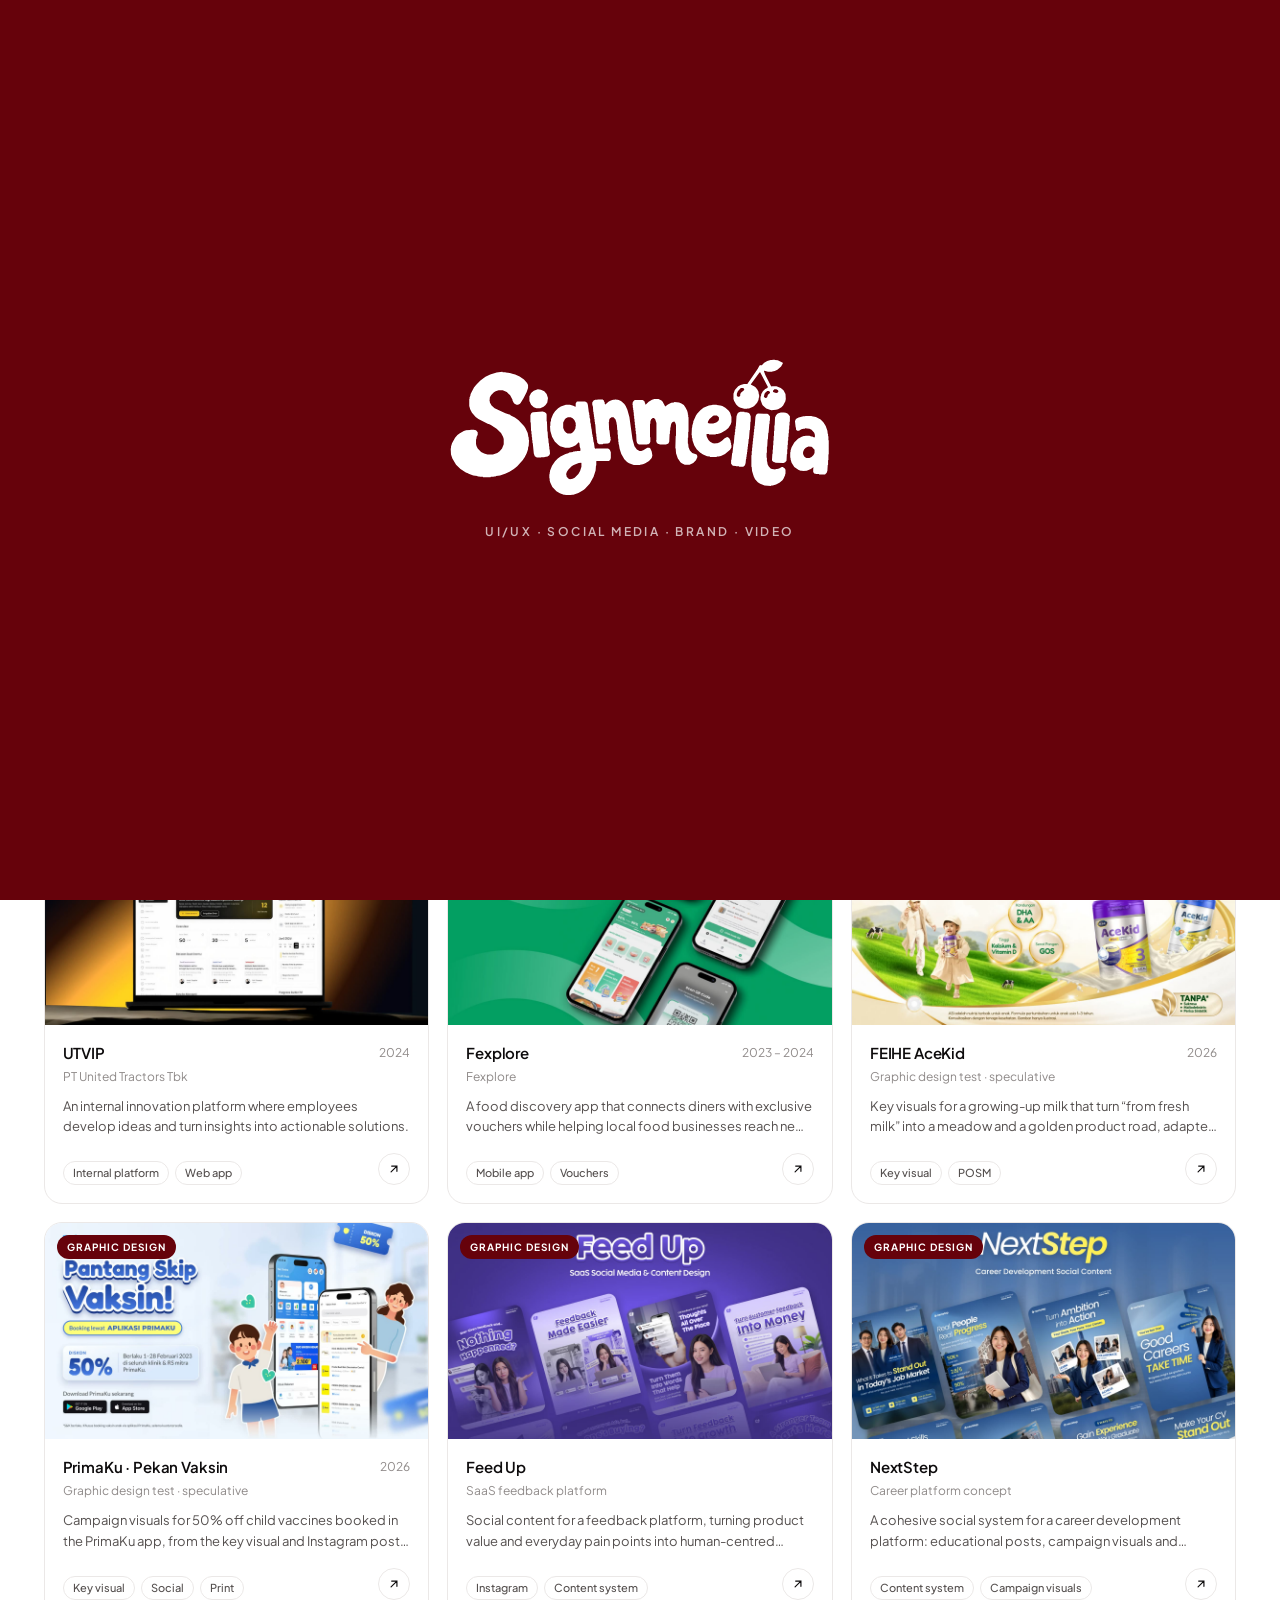
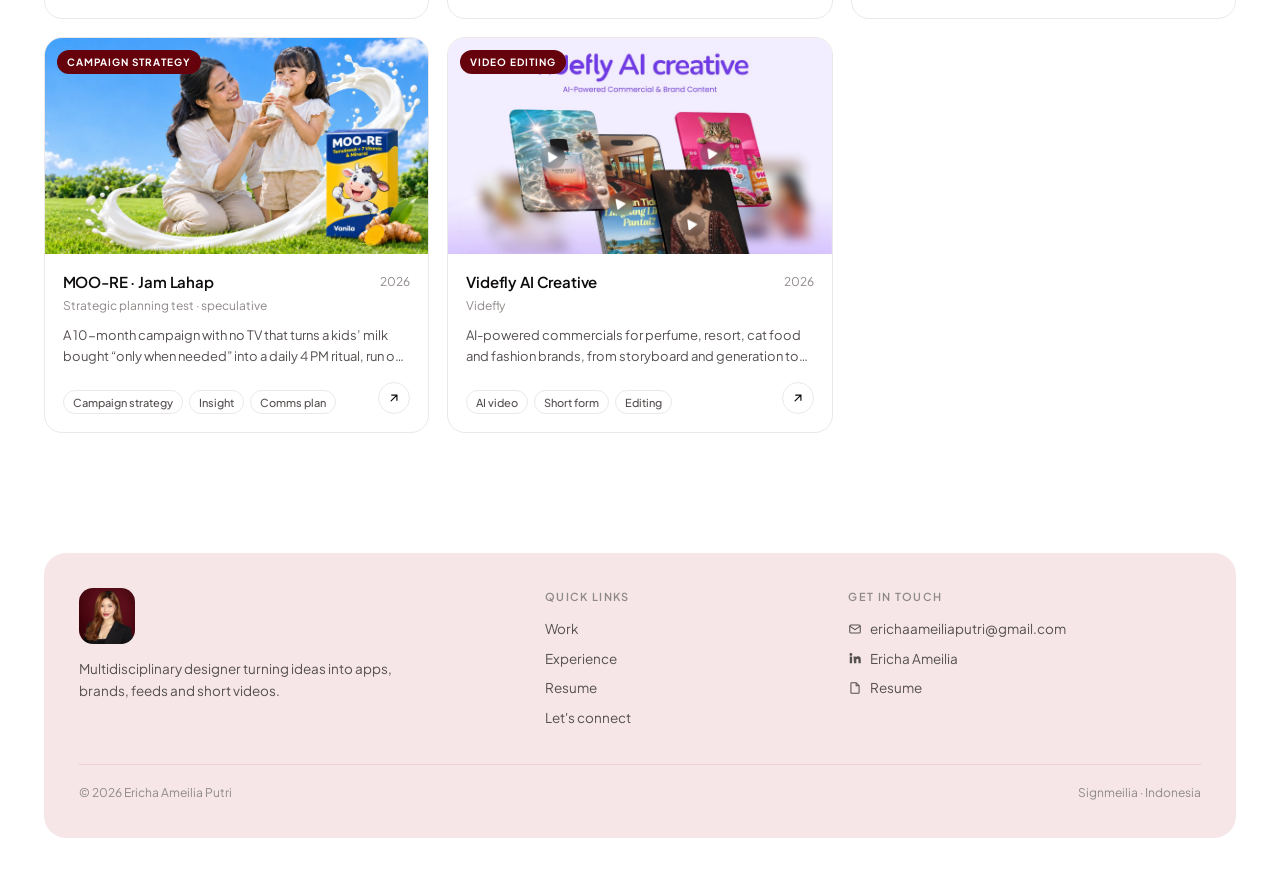
<file: projects.html>
<!doctype html>
<html lang="en">
<head>
<meta charset="utf-8">
<meta name="viewport" content="width=device-width, initial-scale=1">
<title>Projects | Ericha Ameilia</title>
<meta name="description" content="Ericha Ameilia's work, sorted by field: UI/UX, social media design, brand design and video editing.">
<link rel="icon" type="image/svg+xml" href="assets/favicon.svg?v=3">
<link rel="apple-touch-icon" href="assets/apple-touch-icon.png">
<link rel="preconnect" href="https://fonts.googleapis.com">
<link rel="preconnect" href="https://fonts.gstatic.com" crossorigin>
<link href="https://fonts.googleapis.com/css2?family=Plus+Jakarta+Sans:wght@400;500;600;700&display=swap" rel="stylesheet">
<link rel="stylesheet" href="styles.css">
<link rel="stylesheet" href="merged.css">
</head>
<body class="no-js">

<div class="intro" id="loader" aria-hidden="true">
  <div class="intro__sign"><img src="assets/signmeilia-logo.svg" alt=""><i class="intro__pen"></i></div>
  <p class="intro__line">UI/UX · Social Media · Brand · Video</p>
</div>

<header class="nav" id="nav">
  <div class="nav__in">
    <a class="nav__logo" href="index.html" aria-label="Signmeilia, home"><img src="assets/signmeilia-logo.svg" alt="Signmeilia"></a>
    <div class="nav__right">
      <nav class="nav__links" aria-label="Main">
        <a href="projects.html" class="active" aria-current="page">Work</a>
        <a href="index.html#journey">Experience</a>
        <a href="https://drive.google.com/file/d/1mpLm_2xzThRaSK9DIYI1ZF7eUO3kidff/view?usp=sharing" target="_blank" rel="noopener">Resume</a>
      </nav>
      <a class="btn nav__cta" href="index.html#contact">Let's connect</a>
    </div>
  </div>
</header>

<main>
  <section class="p-hero">
    <div class="wrap">
      <div class="p-top">
        <div class="rv"><span class="label">Selected work</span><h1>Things I've<br>designed</h1></div>
        <div class="p-side rv">
          <p>A running shelf of what I've made, sorted into folders by craft. Mostly the kind of things people open, scroll past and press play on.</p>
          <div class="p-stats"><div><b id="countAll">0</b><span class="label">Projects</span></div><div><b>4</b><span class="label">Folders</span></div><div><b>2023</b><span class="label">Since</span></div></div>
        </div>
      </div>
      <div class="filters rv">
        <div class="tabs" role="tablist" id="tabs" aria-label="Folders"></div>
        <span class="showing" id="showing" aria-live="polite"></span>
      </div>
    </div>
  </section>

  <section>
    <div class="wrap grid" id="grid"></div>
  </section>
</main>

<footer class="site-foot">
  <div class="wrap">
    <div class="fcard">
      <div class="fcard__grid">
        <div class="fcard__me"><img src="assets/portrait-about.jpg" alt=""><p>Multidisciplinary designer turning ideas into apps, brands, feeds and short videos.</p></div>
        <nav aria-label="Quick links"><span class="label">Quick links</span><a href="projects.html">Work</a><a href="index.html#journey">Experience</a><a href="https://drive.google.com/file/d/1mpLm_2xzThRaSK9DIYI1ZF7eUO3kidff/view?usp=sharing" target="_blank" rel="noopener">Resume</a><a href="index.html#contact">Let's connect</a></nav>
        <nav aria-label="Get in touch"><span class="label">Get in touch</span>
          <a href="mailto:erichaameiliaputri@gmail.com"><svg viewBox="0 0 24 24" fill="none" stroke="currentColor" stroke-width="1.8"><rect x="3" y="5" width="18" height="14" rx="2"/><path d="m3 7 9 6 9-6"/></svg>erichaameiliaputri@gmail.com</a>
          <a href="https://www.linkedin.com/in/erichaameilia/" target="_blank" rel="noopener"><svg viewBox="0 0 24 24" fill="currentColor"><path d="M4.98 3.5a2.5 2.5 0 1 1 0 5 2.5 2.5 0 0 1 0-5zM3 9.5h4V21H3zM9.5 9.5h3.8v1.6h.06c.53-1 1.83-2.06 3.77-2.06 4.03 0 4.77 2.65 4.77 6.1V21h-4v-5.1c0-1.22-.02-2.78-1.7-2.78-1.7 0-1.96 1.33-1.96 2.7V21h-4z"/></svg>Ericha Ameilia</a>
          <a href="https://drive.google.com/file/d/1mpLm_2xzThRaSK9DIYI1ZF7eUO3kidff/view?usp=sharing" target="_blank" rel="noopener"><svg viewBox="0 0 24 24" fill="none" stroke="currentColor" stroke-width="1.8" stroke-linejoin="round"><path d="M14 3H6a1 1 0 0 0-1 1v16a1 1 0 0 0 1 1h12a1 1 0 0 0 1-1V8z"/><path d="M14 3v5h5"/></svg>Resume</a>
        </nav>
      </div>
      <div class="fcard__bottom"><span>© 2026 Ericha Ameilia Putri</span><span>Signmeilia · Indonesia</span></div>
    </div>
  </div>
</footer>

<script src="projects-data.js"></script>
<script src="site.js"></script>
<script>
  const tabs = document.getElementById('tabs'), grid = document.getElementById('grid'), showing = document.getElementById('showing');
  document.getElementById('countAll').textContent = projects.length;
  const arrow = '<svg viewBox="0 0 24 24" fill="none" stroke="currentColor" stroke-width="2" stroke-linecap="round"><path d="M7 17 17 7M8 7h9v9"/></svg>';

  function card(p) {
    const field = fields.find(f => f.id === p.field).name;
    return `<a class="card rv" href="case.html?id=${p.case}">
      <div class="card__cover"><img src="${imgSrc(p.img)}" alt="${p.title}" loading="lazy"><span class="cat">${field}</span></div>
      <div class="card__body">
        <div class="card__title"><h3>${p.title}</h3><span class="yr">${p.status ? `<span class="st">${p.status}</span>` : ''}${p.year}</span></div>
        <div class="card__org">${p.org}</div>
        <p>${p.desc}</p>
        <div class="card__foot"><div class="tags">${p.tags.map(t => `<span class="chip">${t}</span>`).join('')}</div><span class="card__go">${arrow}</span></div>
      </div></a>`;
  }
  function empty(f) {
    return `<div class="empty rv"><h3>The ${f.name} folder is still being packed</h3>
      <p>These pieces aren't on the shelf yet. Ask and I'll send the deck straight to your inbox.</p>
      <a class="btn btn-dark" href="mailto:erichaameiliaputri@gmail.com?subject=${encodeURIComponent('Could I see your ' + f.name.toLowerCase() + ' work?')}">Ask for the deck</a></div>`;
  }
  function show(id) {
    [...tabs.children].forEach(b => b.setAttribute('aria-selected', b.dataset.id === id));
    const list = id === 'all' ? projects : projects.filter(p => p.field === id);
    grid.innerHTML = list.length ? list.map(card).join('') : empty(fields.find(f => f.id === id));
    showing.textContent = `Showing ${list.length} of ${projects.length}`;
    grid.querySelectorAll('.rv').forEach((el, i) => { el.style.transitionDelay = (i * 70) + 'ms'; observeReveal(el); });
    if (history.replaceState) history.replaceState(null, '', id === 'all' ? location.pathname : '#' + id);
  }
  [{ id: 'all', name: 'All' }, ...fields].forEach(f => {
    const n = f.id === 'all' ? projects.length : projects.filter(p => p.field === f.id).length;
    const b = document.createElement('button');
    b.className = 'tab'; b.setAttribute('role', 'tab'); b.dataset.id = f.id;
    b.innerHTML = (f.id === 'all' ? '' : '<svg viewBox="0 0 24 24" width="14" height="14" fill="none" stroke="currentColor" stroke-width="1.8" stroke-linejoin="round"><path d="M3 7a2 2 0 0 1 2-2h4l2 2h8a2 2 0 0 1 2 2v8a2 2 0 0 1-2 2H5a2 2 0 0 1-2-2z"/></svg>') + `${f.name} <small>${f.id !== 'all' && !n ? 'Coming soon' : n}</small>`;
    b.addEventListener('click', () => show(f.id));
    tabs.appendChild(b);
  });
  const pick = () => { const h = location.hash.slice(1); show(fields.some(f => f.id === h) ? h : 'all'); };
  addEventListener('hashchange', pick);
  pick();
</script>
</body>
</html>
</file>
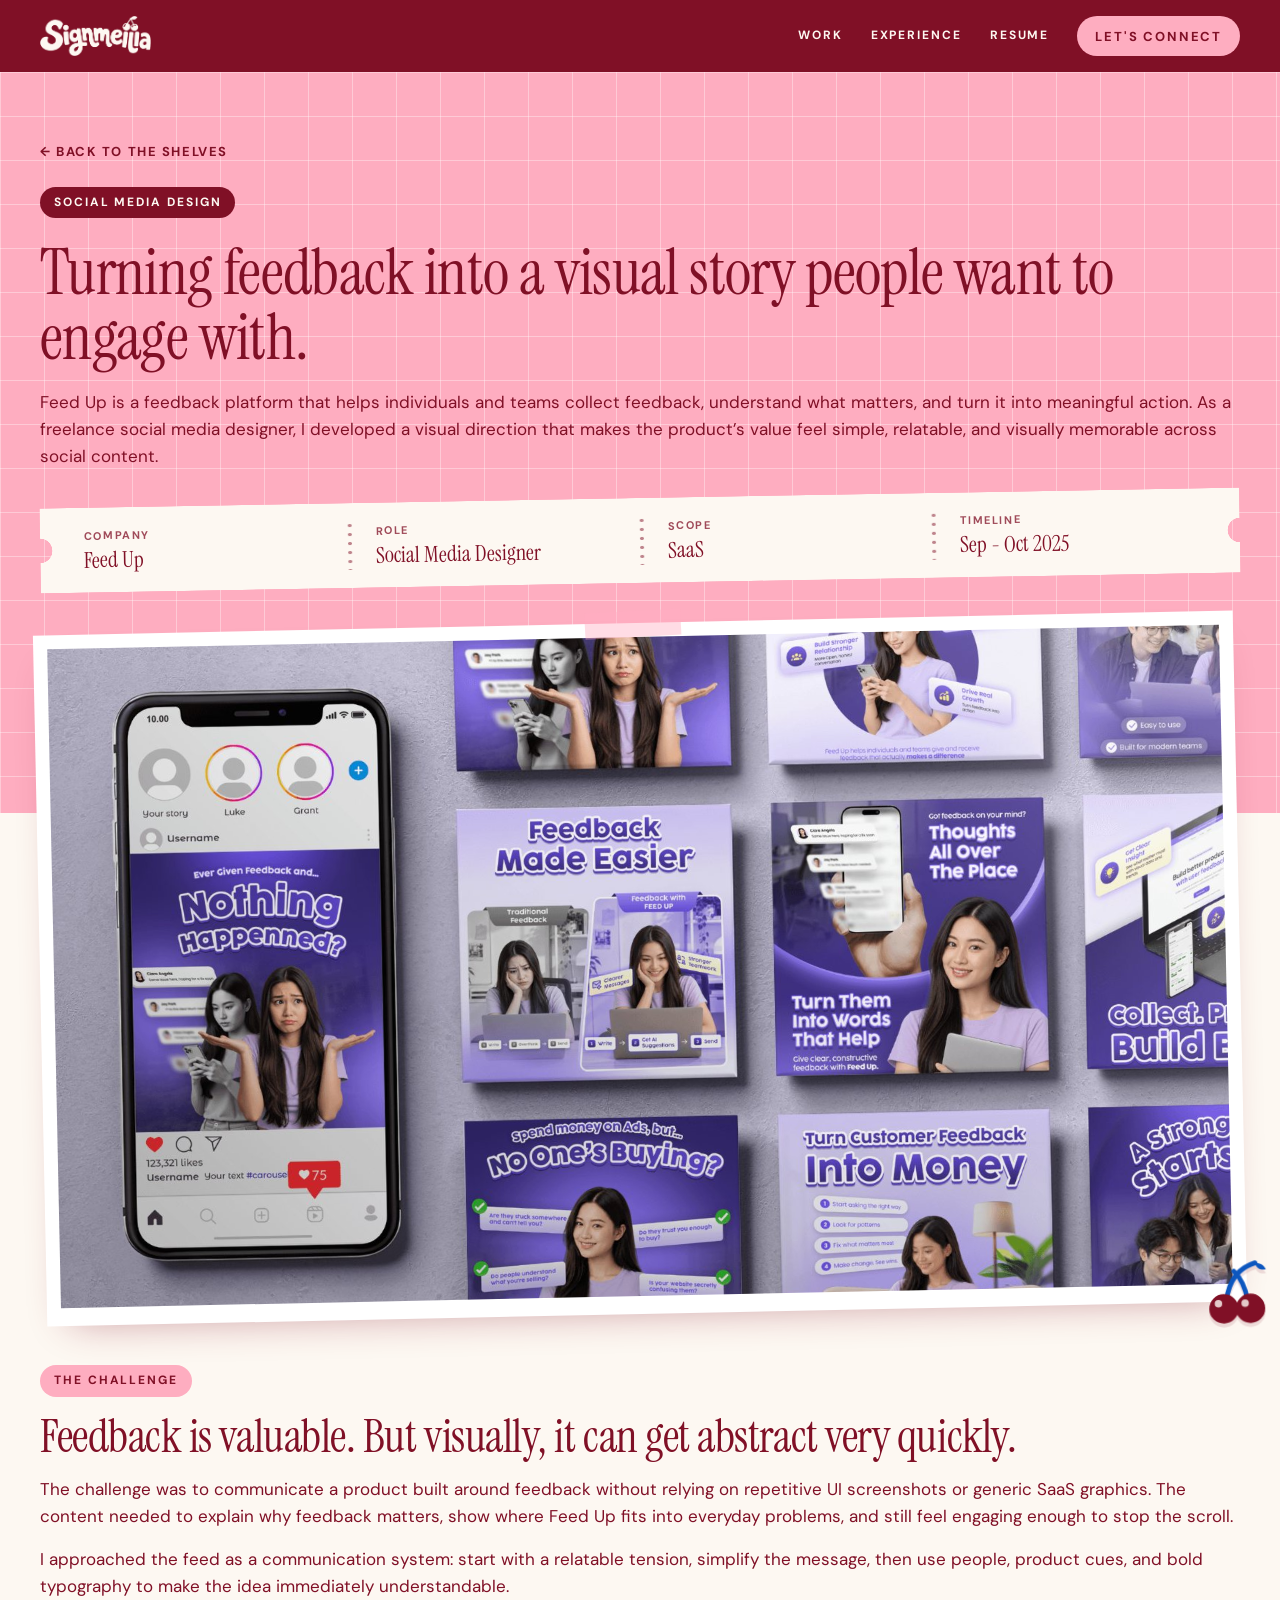
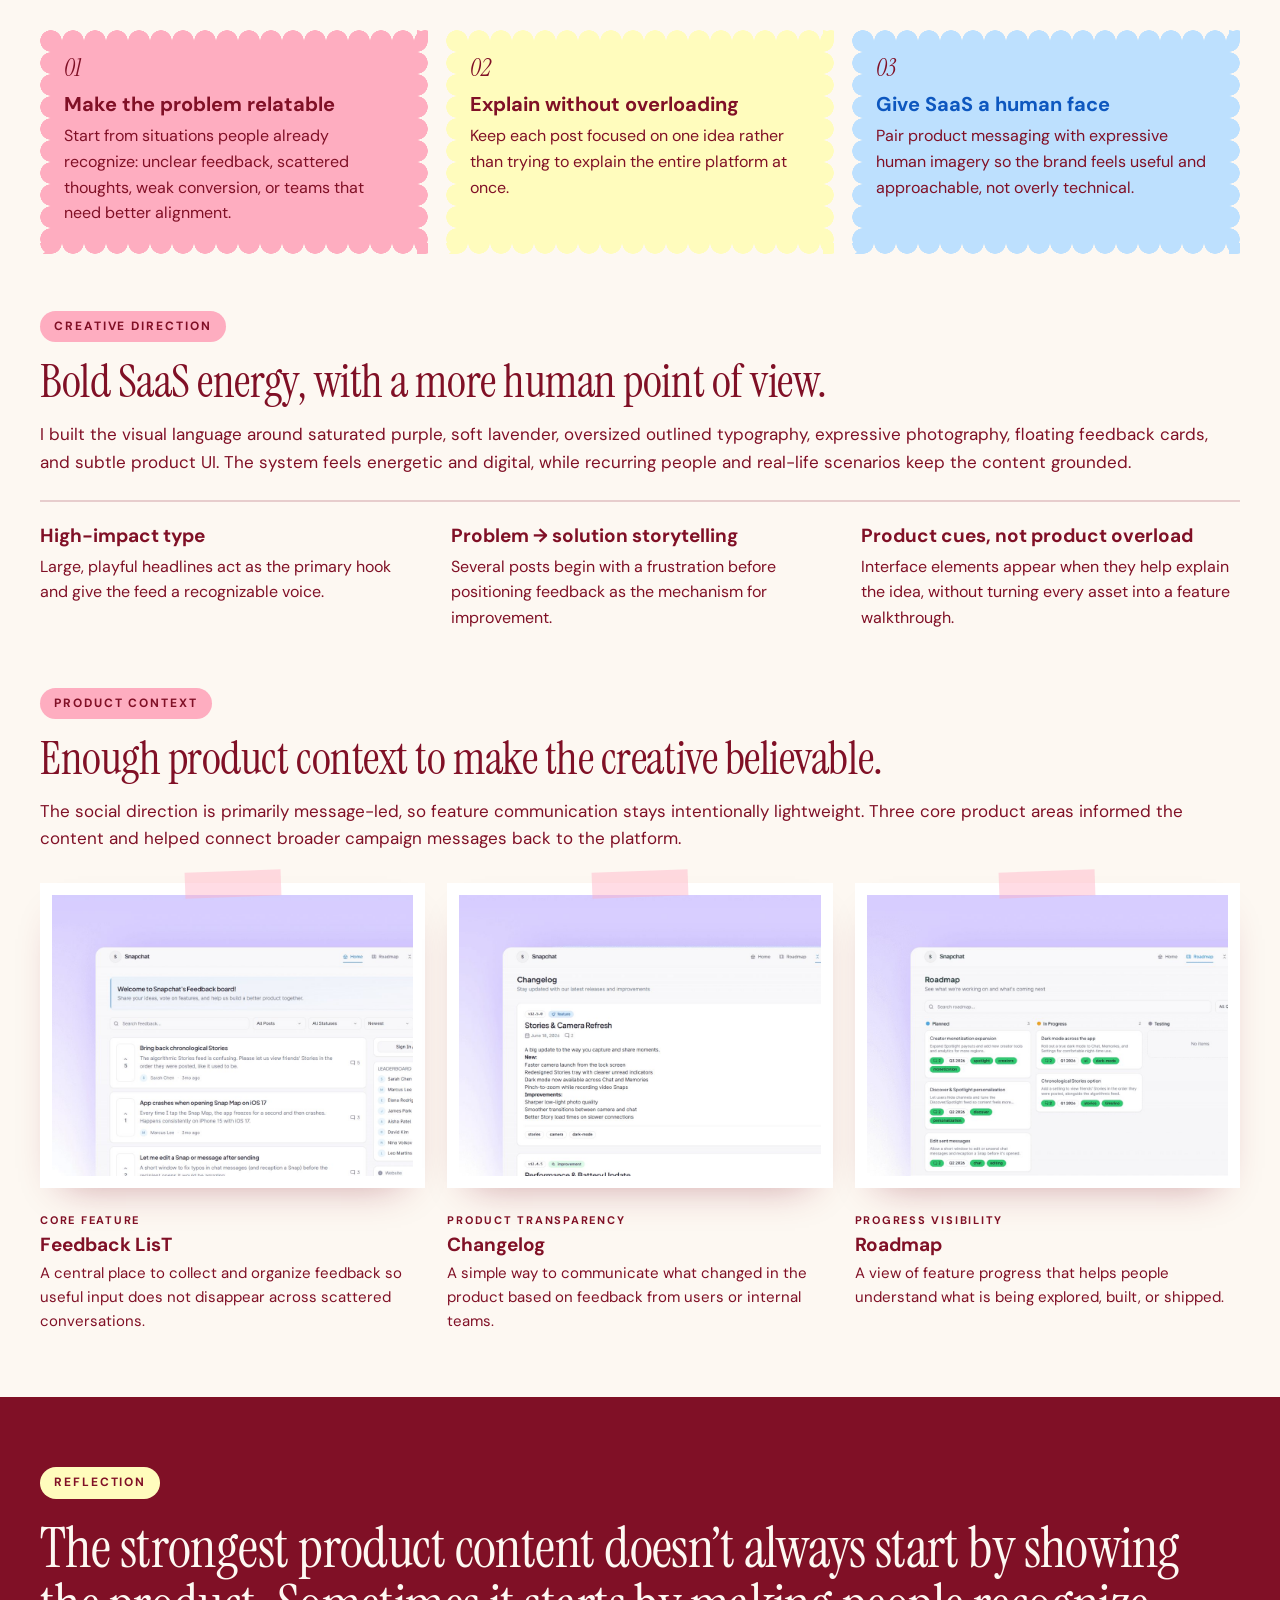
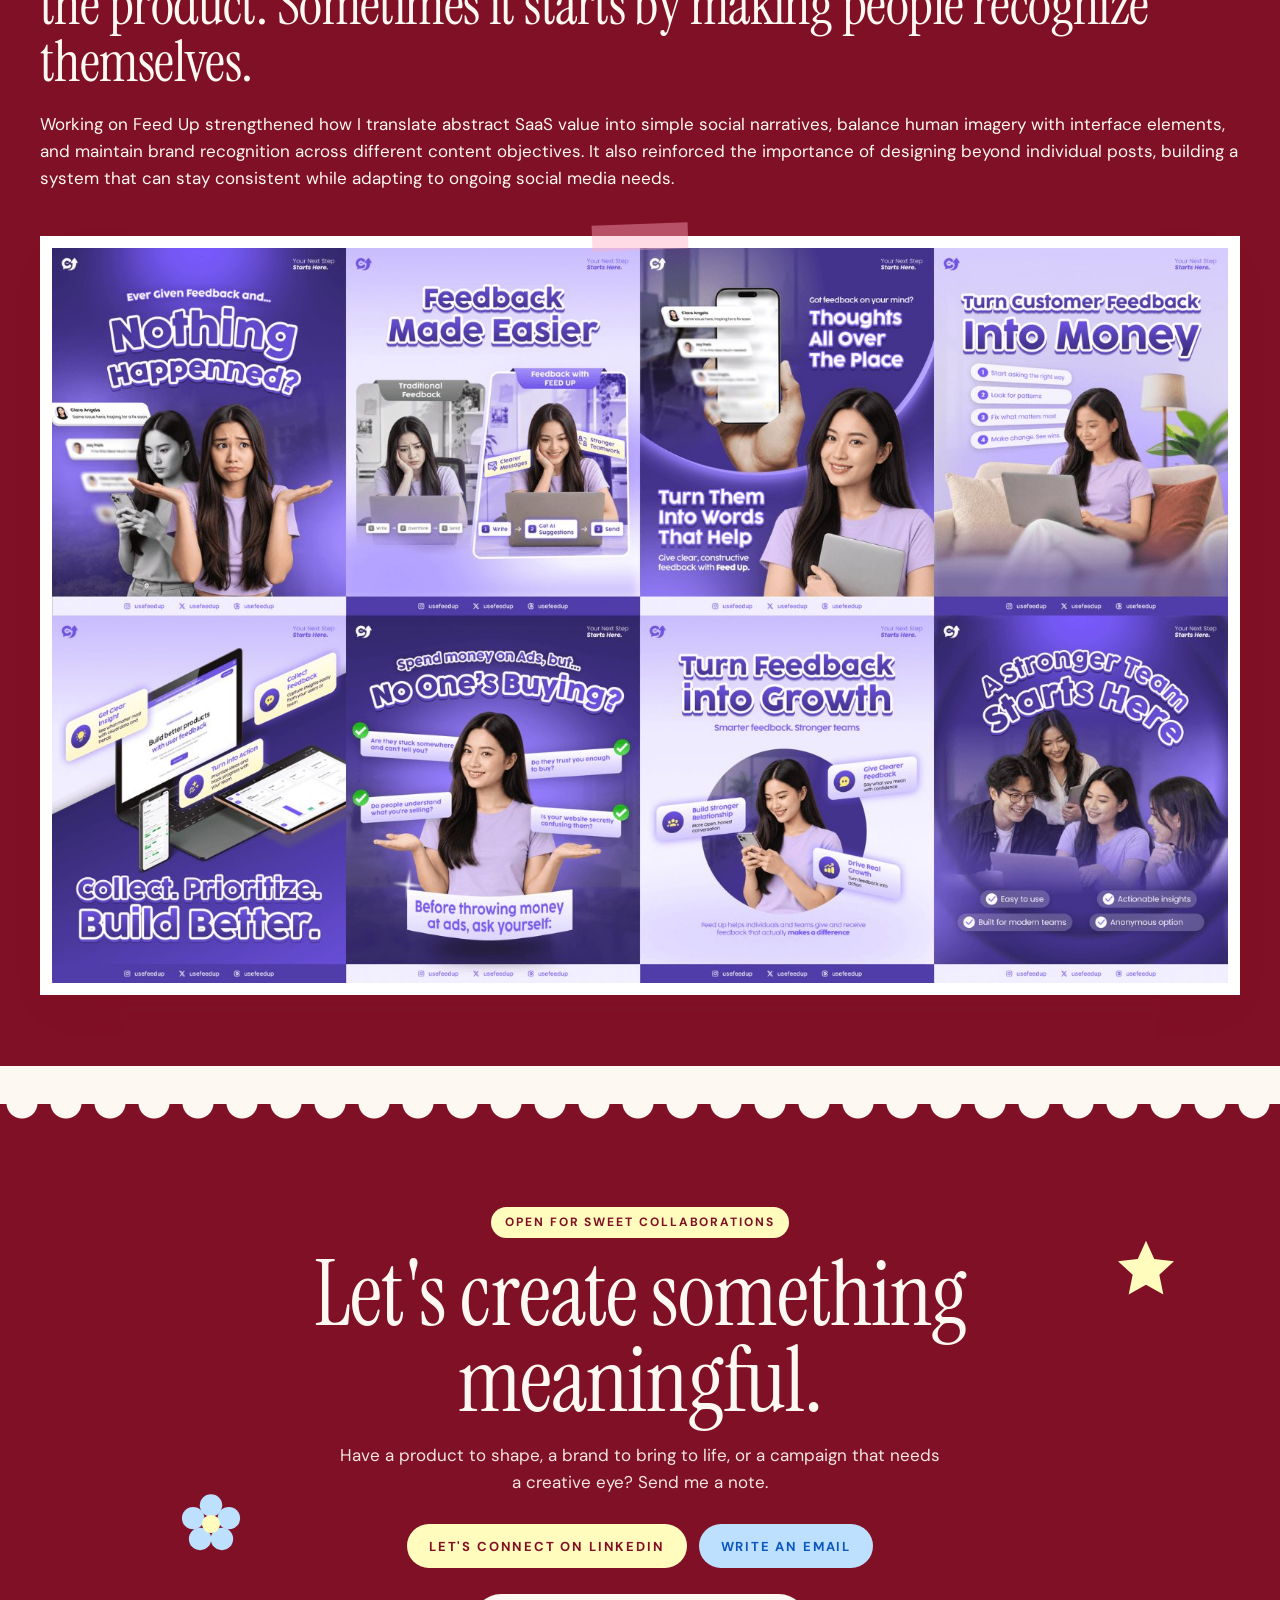
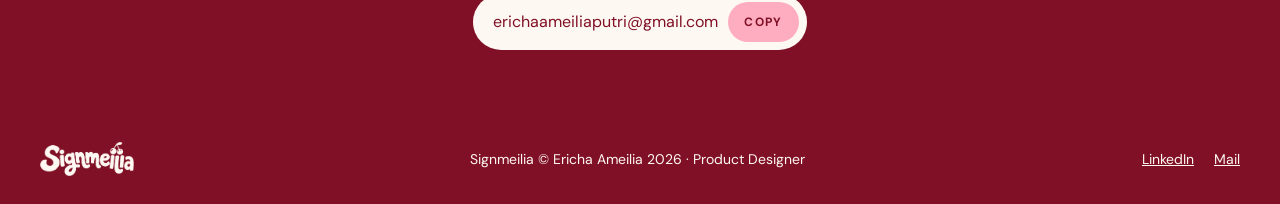
<file: work/feedup.html>
<!doctype html>
<html lang="en">
<head>
<meta charset="utf-8">
<meta name="viewport" content="width=device-width,initial-scale=1,viewport-fit=cover">
<title>Feed Up · Signmeilia</title>
<link rel="icon" type="image/svg+xml" href="../assets/favicon.svg?v=3">
<link rel="preconnect" href="https://fonts.googleapis.com">
<link rel="stylesheet" href="https://fonts.googleapis.com/css2?family=Instrument+Serif:ital@0;1&family=DM+Sans:ital,opsz,wght@0,9..40,400;0,9..40,500;0,9..40,700;1,9..40,400&display=swap">
<style>
/* Case study pages: same candy-shop system as the homepage.
   Hero in the project's card colour, cover as a big polaroid, sections as sticker cards. */
:root{
  --cream:#FDF8F2;--butter:#FFFCBD;--sky:#BDE0FE;--blue:#0D57BF;--pink:#FEADC0;--maroon:#801026;
  --pink-soft:rgba(254,173,192,.42);--grid:rgba(254,173,192,.55);
  --display:"Instrument Serif","Iowan Old Style",Georgia,serif;
  --body:"DM Sans","Helvetica Neue",Arial,sans-serif;
  --gutter-l:max(16px,env(safe-area-inset-left,0px));--gutter-r:max(16px,env(safe-area-inset-right,0px));
  --wrap:1120px;--navh:72px;--accent:var(--sky);
  color-scheme:light;
}
.accent-sky{--accent:var(--sky)}.accent-pink{--accent:var(--pink)}.accent-butter{--accent:var(--butter)}
*{box-sizing:border-box}
html{scroll-behavior:smooth;overflow-x:clip;scroll-padding-top:var(--navh);padding-top:env(safe-area-inset-top,0px);padding-bottom:env(safe-area-inset-bottom,0px)}
body{margin:0;background:var(--cream);color:var(--maroon);font-family:var(--body);font-size:17px;line-height:1.6;-webkit-font-smoothing:antialiased}
img{max-width:100%;height:auto;display:block}
a{color:inherit}
h1,h2,h3{font-family:var(--display);font-weight:400;margin:0;line-height:1.02;text-wrap:balance;letter-spacing:-.01em}
p{margin:0}
.wrap{max-width:var(--wrap);margin-inline:auto;padding-left:var(--gutter-l);padding-right:var(--gutter-r)}
.label{display:inline-flex;align-items:center;font-size:12px;font-weight:700;letter-spacing:.16em;text-transform:uppercase;padding:6px 14px;border-radius:999px}
.label.sky{background:var(--sky);color:var(--blue)}.label.pink{background:var(--pink)}.label.butter{background:var(--butter)}.label.maroon{background:var(--maroon);color:var(--cream)}
.btn{display:inline-flex;align-items:center;justify-content:center;min-height:44px;padding:10px 22px;border-radius:999px;font:700 13px/1 var(--body);letter-spacing:.14em;text-transform:uppercase;text-decoration:none;border:0;cursor:pointer;transition:transform .18s ease}
.btn:hover{transform:translateY(-2px) rotate(-1deg)}
.btn:focus-visible,a:focus-visible,button:focus-visible{outline:3px solid var(--blue);outline-offset:3px}
.btn.pink{background:var(--pink);color:var(--maroon)}.btn.butter{background:var(--butter);color:var(--maroon)}.btn.sky{background:var(--sky);color:var(--blue)}

/* wavy sticker edge */
.wavy{--r:11px;position:relative;
  -webkit-mask:radial-gradient(circle at 50% 100%,#000 calc(var(--r) - .5px),#0000 var(--r)) 0 0/calc(2*var(--r)) var(--r) repeat-x,radial-gradient(circle at 50% 0,#000 calc(var(--r) - .5px),#0000 var(--r)) 0 100%/calc(2*var(--r)) var(--r) repeat-x,radial-gradient(circle at 100% 50%,#000 calc(var(--r) - .5px),#0000 var(--r)) 0 0/var(--r) calc(2*var(--r)) repeat-y,radial-gradient(circle at 0 50%,#000 calc(var(--r) - .5px),#0000 var(--r)) 100% 0/var(--r) calc(2*var(--r)) repeat-y,linear-gradient(#000 0 0) 50% 50%/calc(100% - 2*var(--r)) calc(100% - 2*var(--r)) no-repeat;
  mask:radial-gradient(circle at 50% 100%,#000 calc(var(--r) - .5px),#0000 var(--r)) 0 0/calc(2*var(--r)) var(--r) repeat-x,radial-gradient(circle at 50% 0,#000 calc(var(--r) - .5px),#0000 var(--r)) 0 100%/calc(2*var(--r)) var(--r) repeat-x,radial-gradient(circle at 100% 50%,#000 calc(var(--r) - .5px),#0000 var(--r)) 0 0/var(--r) calc(2*var(--r)) repeat-y,radial-gradient(circle at 0 50%,#000 calc(var(--r) - .5px),#0000 var(--r)) 100% 0/var(--r) calc(2*var(--r)) repeat-y,linear-gradient(#000 0 0) 50% 50%/calc(100% - 2*var(--r)) calc(100% - 2*var(--r)) no-repeat}
.sky{background:var(--sky)}.pink{background:var(--pink)}.butter{background:var(--butter)}.creamy{background:#fff}
.sky h3,.sky .tag{color:var(--blue)}

/* polaroid shot + tape */
.shot{margin:0;background:#fff;padding:12px;box-shadow:0 18px 40px -24px rgba(128,16,38,.45);position:relative}
.shot img{width:100%}
.shot figcaption{font-family:var(--display);font-style:italic;font-size:20px;text-align:center;padding-top:10px}
.tape{position:absolute;width:96px;height:26px;background:var(--pink-soft);z-index:2}
.tape.top{top:-13px;left:50%;transform:translateX(-50%) rotate(-2deg)}
.tape.tl{top:-10px;left:-24px;transform:rotate(-28deg);background:rgba(189,224,254,.85)}
.tape.tr{top:-10px;right:-24px;transform:rotate(28deg);background:rgba(255,252,189,.95)}
.stk{position:absolute;pointer-events:none;filter:drop-shadow(0 4px 0 rgba(128,16,38,.12))}
.stk svg{display:block;width:100%;height:100%}

/* NAV (same behaviour as homepage) */
.nav{position:sticky;top:env(safe-area-inset-top,0px);z-index:30;height:var(--navh);background:var(--maroon);color:var(--cream);transition:background-color .35s ease}
.nav .wrap{display:flex;align-items:center;justify-content:space-between;gap:24px;width:100%;height:var(--navh);margin-top:0;border-radius:0;transition:width .5s cubic-bezier(.2,.7,.2,1),height .5s cubic-bezier(.2,.7,.2,1),margin-top .5s cubic-bezier(.2,.7,.2,1),border-radius .5s ease,padding .5s ease,background-color .35s ease,box-shadow .5s ease}
.wordmark{display:block;line-height:0;flex:none}.wordmark img{height:40px;width:auto;transition:height .4s ease}
.nav ul{list-style:none;margin:0;padding:0;display:flex;align-items:center;gap:28px;font-size:12px;font-weight:700;letter-spacing:.16em;text-transform:uppercase}
.nav ul a{text-decoration:none;color:var(--cream)}
.nav ul a:not(.btn):hover{color:var(--pink);text-decoration:underline;text-decoration-thickness:2px;text-underline-offset:5px}
.nav .btn{min-height:40px;padding:8px 18px;color:var(--maroon)}
.nav.pill{background:transparent}
.nav.pill .wrap{width:min(660px,calc(100% - 24px));height:calc(var(--navh) - 16px);margin-top:8px;border-radius:999px;padding-left:22px;padding-right:8px;background:var(--maroon);box-shadow:0 14px 30px -14px rgba(128,16,38,.55)}
.nav.pill .wordmark img{height:32px}

/* HERO */
.cs-hero{background:var(--accent);background-image:linear-gradient(rgba(255,255,255,.35) 1px,transparent 1px),linear-gradient(90deg,rgba(255,255,255,.35) 1px,transparent 1px);background-size:44px 44px;padding-block:clamp(36px,5vw,64px) clamp(150px,18vw,230px)}
.cs-hero .wrap{display:grid;gap:18px;justify-items:start}
.back{font-size:13px;font-weight:700;letter-spacing:.12em;text-transform:uppercase;text-decoration:none;padding:6px 0}
.back:hover{text-decoration:underline;text-underline-offset:5px}
.cs-hero h1{font-size:clamp(38px,5vw,70px);max-width:24ch;margin-top:4px}
.lede{font-size:clamp(17px,1.3vw,19px);max-width:62ch}
.meta{list-style:none;margin:10px 0 0;padding:16px 10px;display:grid;grid-template-columns:repeat(4,auto);background:var(--cream);transform:rotate(-1deg);
  -webkit-mask:radial-gradient(circle at 0 50%,#0000 12px,#000 12.5px) left/51% 100% no-repeat,radial-gradient(circle at 100% 50%,#0000 12px,#000 12.5px) right/51% 100% no-repeat;
  mask:radial-gradient(circle at 0 50%,#0000 12px,#000 12.5px) left/51% 100% no-repeat,radial-gradient(circle at 100% 50%,#0000 12px,#000 12.5px) right/51% 100% no-repeat}
.meta li{display:grid;gap:2px;padding:2px 26px}
.meta li+li{background:radial-gradient(circle,rgba(128,16,38,.5) 1.6px,transparent 2px) left top/4px 9px repeat-y}
.meta span{font-size:11px;font-weight:700;letter-spacing:.14em;text-transform:uppercase;opacity:.75}
.meta b{font-family:var(--display);font-weight:400;font-size:22px;line-height:1.15}
.cover-wrap{max-width:calc(var(--wrap) - 40px);margin:calc(-1 * clamp(120px,15vw,190px)) auto 0;padding-inline:var(--gutter-l) var(--gutter-r);position:relative;z-index:2}
.cover{transform:rotate(-1.2deg);padding:14px 14px 18px}
.cover-cherry{width:64px;height:70px;right:-22px;bottom:-26px;color:var(--maroon)}

/* SECTIONS */
main{padding-bottom:clamp(40px,6vw,80px)}
.cs-block .wrap{padding-block:clamp(56px,7vw,104px) 0;display:grid;gap:22px;justify-items:start}
.cs-block h2{font-size:clamp(32px,4vw,54px);max-width:22ch}
.cs-block .body{max-width:66ch;font-size:18px}
.subhead{font-size:13px;font-weight:700;letter-spacing:.14em;text-transform:uppercase;margin-top:14px}
.cards{display:grid;grid-template-columns:repeat(var(--cols,3),minmax(0,1fr));gap:18px;width:100%;margin-top:8px}
.card{padding:30px 28px;display:grid;gap:8px;align-content:start}
.card h3{font-size:26px}
.card p{font-size:16px}
.card .foot{font-family:var(--display);font-style:italic;font-size:19px;margin-top:6px}
.tag{font-size:11px;font-weight:700;letter-spacing:.16em;text-transform:uppercase}
.flow{list-style:none;margin:6px 0 0;padding:0;display:flex;flex-wrap:wrap;align-items:center;gap:10px}
.flow li{display:flex;align-items:center;gap:10px}
.flow .step{background:var(--accent);padding:10px 18px;border-radius:999px;font-weight:700;font-size:15px}
.accent-sky .flow .step{color:var(--blue)}
.flow .sep{width:26px;height:18px;color:var(--maroon);display:inline-block}
.flow .sep svg{width:100%;height:100%}
.chips{list-style:none;margin:0;padding:0;display:flex;flex-wrap:wrap;gap:8px}
.chips li{background:#fff;box-shadow:inset 0 0 0 2px var(--maroon);padding:7px 14px;border-radius:999px;font-size:14px;font-weight:500}
.compare{display:grid;grid-template-columns:1fr 1fr;gap:18px;width:100%}
.compare .col{padding:30px 30px 32px;display:grid;gap:10px;align-content:start}
.compare h3{font-size:28px}
.compare ul{margin:4px 0 0;padding:0;list-style:none;display:grid;gap:8px}
.compare li{position:relative;padding-left:26px}
.compare li::before{content:"";position:absolute;left:0;top:.45em;width:14px;height:14px;border-radius:50%;background:var(--maroon)}
.compare .creamy li::before{background:var(--pink)}
.one{width:100%;margin-top:14px}
.pair{display:grid;grid-template-columns:1fr 1fr;gap:28px;width:100%;margin-top:14px}
.pair .shot:nth-child(1){transform:rotate(-1deg)}.pair .shot:nth-child(2){transform:rotate(1deg)}
.showcase{display:grid;gap:40px;width:100%;margin-top:14px}
.show{display:grid;grid-template-columns:1.35fr 1fr;gap:40px;align-items:center}
.show:nth-child(even) .shot{order:2}
.show .shot{transform:rotate(-1deg)}.show:nth-child(even) .shot{transform:rotate(1deg)}
.show h3{font-size:clamp(28px,3vw,38px);margin-bottom:10px}
.features{display:grid;grid-template-columns:repeat(3,1fr);gap:24px;width:100%;margin-top:8px}
.feature{display:grid;gap:8px;align-content:start}
.feature .shot{padding:10px;margin-bottom:10px}
.feature h3{font-size:26px}
.screens{display:grid;grid-template-columns:repeat(auto-fill,minmax(230px,1fr));gap:26px 22px;width:100%;margin-top:14px}
.screen{margin:0;display:grid;gap:12px;align-content:start}
.screen img{border-radius:22px;background:#fff;box-shadow:0 0 0 8px #fff,0 18px 34px -22px rgba(128,16,38,.5)}
.screen figcaption{display:grid;gap:2px;padding-top:6px;font-size:14px}
.screen figcaption b{font-size:15px}
.videos{display:grid;grid-template-columns:repeat(auto-fill,minmax(200px,1fr));gap:22px;width:100%;margin-top:14px}
.videos:has(.wide){grid-template-columns:repeat(auto-fill,minmax(320px,1fr))}
.vid{display:grid;gap:10px;text-decoration:none;align-content:start}
.vid .frame{position:relative;display:block;background:#fff;padding:10px;box-shadow:0 18px 34px -22px rgba(128,16,38,.5);transition:transform .25s ease}
.vid:hover .frame{transform:rotate(-1.5deg) translateY(-4px)}
.vid img{width:100%;object-fit:cover}
.vid.tall img{aspect-ratio:9/16}.vid.wide img{aspect-ratio:16/9}
.play{position:absolute;inset:0;margin:auto;width:60px;height:60px;border-radius:50%;background:var(--maroon);color:var(--cream);display:grid;place-items:center;box-shadow:0 0 0 4px #fff}
.play svg{width:26px;height:26px;margin-left:3px}
.vcap{display:grid;gap:4px;font-size:15px}
.vcap b{font-family:var(--display);font-weight:400;font-size:24px;line-height:1.1}

/* reflection band */
.reflect{background:var(--maroon);color:var(--cream);margin-top:clamp(64px,8vw,110px)}
.reflect .wrap{padding-block:clamp(64px,8vw,110px);display:grid;gap:22px;justify-items:start}
.narrow{max-width:900px}
.reflect h2{font-size:clamp(34px,4.4vw,60px);color:var(--cream)}
.reflect p{font-size:18px;max-width:64ch}

/* next project */
.next{background:var(--cream);background-image:linear-gradient(90deg,var(--pink-soft) 50%,transparent 0),linear-gradient(var(--pink-soft) 50%,transparent 0);background-size:36px 36px}
.next .wrap{padding-block:clamp(56px,7vw,96px)}
.next-card{display:grid;grid-template-columns:1fr 1.1fr;gap:28px;align-items:center;padding:34px;text-decoration:none;transition:transform .25s ease}
.next-card:hover{transform:rotate(-.6deg) translateY(-3px)}
.next-text{display:grid;gap:12px;justify-items:start}
.next-text b{font-family:var(--display);font-weight:400;font-size:clamp(34px,4vw,54px);line-height:1}
.next-card.sky .next-text b,.next-card.sky .next-text>span:last-child{color:var(--blue)}
.next-img{background:#fff;padding:10px;transform:rotate(2deg)}

/* CTA + footer */
.cta{background:var(--maroon);color:var(--cream);text-align:center}
.cta .wrap{padding-block:clamp(64px,8vw,110px) clamp(40px,5vw,64px)}
.cta h2{font-size:clamp(44px,7vw,100px);line-height:.96;margin:14px auto 18px;max-width:18ch;color:var(--cream)}
.cta p{max-width:50ch;margin:0 auto 28px}
.cta .actions{display:flex;flex-wrap:wrap;justify-content:center;gap:12px;margin-bottom:26px}
.email{display:inline-flex;flex-wrap:wrap;align-items:center;justify-content:center;gap:10px;background:var(--cream);color:var(--maroon);border-radius:999px;padding:8px 8px 8px 20px;max-width:100%}
.email code{font-family:var(--body);font-size:16px;user-select:all;overflow-wrap:anywhere}
.email button{appearance:none;border:0;cursor:pointer;border-radius:999px;background:var(--pink);color:var(--maroon);font:700 12px/1 var(--body);letter-spacing:.12em;text-transform:uppercase;padding:12px 16px;min-height:40px}
.footer{background:var(--maroon);color:var(--cream)}
.footer .wrap{padding-block:28px;display:flex;flex-wrap:wrap;justify-content:space-between;align-items:center;gap:14px 24px;font-size:14px}
.footer .flogo{height:34px;width:auto}
.footer ul{list-style:none;margin:0;padding:0;display:flex;gap:20px}

/* scroll reveal */
.js .reveal{opacity:0;transform:translateY(28px);transition:opacity .7s ease,transform .8s cubic-bezier(.2,.7,.2,1)}
.js .reveal.in{opacity:1;transform:none}
.js .reveal.d1{transition-delay:.08s}.js .reveal.d2{transition-delay:.16s}.js .reveal.d3{transition-delay:.24s}
.js .show.reveal.in .shot,.js .pair .shot.reveal.in{transform:rotate(-1deg)}
@media (prefers-reduced-motion:reduce){.js .reveal{opacity:1;transform:none;transition:none}.nav,.nav .wrap,.btn,.vid .frame,.next-card{transition:none}}

/* TABLET */
@media (max-width:1024px){
  .meta{grid-template-columns:repeat(2,auto);row-gap:12px}
  .meta li:nth-child(3){background:none}
  .features{grid-template-columns:1fr 1fr}
  .cards{grid-template-columns:repeat(2,minmax(0,1fr))}
}
@media (max-width:880px){
  :root{--navh:64px}
  .nav ul li:not(.cta-li){display:none}
  .wordmark img{height:34px}
  .nav.pill .wrap{width:min(420px,calc(100% - 24px))}
  .nav.pill .wordmark img{height:28px}
  .show{grid-template-columns:1fr;gap:18px}
  .show:nth-child(even) .shot{order:0}
  .next-card{grid-template-columns:1fr}
}
@media (max-width:640px){
  .compare,.pair,.features,.cards{grid-template-columns:1fr}
  .meta{grid-template-columns:1fr 1fr;padding:14px 4px}
  .meta li{padding:2px 14px}
  .meta b{font-size:18px}
  .screens{grid-template-columns:1fr 1fr;gap:20px 14px}
  .videos,.videos:has(.wide){grid-template-columns:1fr 1fr}
  .videos:has(.wide) .wide{grid-column:1 / -1}
  .card{padding:24px 22px}
  .cover-cherry{width:46px;height:50px;right:-8px}
  .next-card{padding:24px}
  .email{width:100%;padding-left:14px}
  .footer .wrap{flex-direction:column;align-items:flex-start}
}

/* grid-paper band for alternate sections */
.cs-block.tint-accent{margin-top:clamp(56px,7vw,104px);background-image:linear-gradient(var(--grid) 1px,transparent 1px),linear-gradient(90deg,var(--grid) 1px,transparent 1px);background-size:44px 44px}
.cs-block.tint-accent .wrap{padding-block:clamp(56px,7vw,104px)}
.cs-block.tint-accent + .cs-block .wrap{padding-top:clamp(56px,7vw,104px)}
.videos.single{grid-template-columns:minmax(0,820px)}
.videos.single .tall{max-width:320px}
@media (max-width:640px){.videos.single{grid-template-columns:1fr}.videos.single .tall{max-width:none}}

/* side-by-side section: text left, screenshot right */
.split{display:grid;grid-template-columns:minmax(0,1fr) minmax(0,1.05fr);gap:clamp(28px,4vw,56px);align-items:center;width:100%}
.split-text{display:grid;gap:22px;justify-items:start;align-content:center}
.split-text h2{max-width:16ch}
.split-media .shot{transform:rotate(1.2deg)}
.split-media .shot img{max-height:560px;width:100%;object-fit:contain;background:#fff}
@media (max-width:880px){.split{grid-template-columns:1fr}.split-media .shot img{max-height:none}}

/* ===== Framer-matched layouts (override the earlier generic section styles) ===== */
.cs-block .wrap{display:block;padding-block:clamp(52px,6.5vw,104px) 0}
.cs-block .wrap>*+*,.split-text>*+*{margin-top:16px}
.cs-block h2{font-size:clamp(30px,3.6vw,50px);max-width:24ch}
.cs-block .body{font-size:17px;max-width:72ch}
.split-text .body{max-width:none}
.num{display:block;font-family:var(--display);font-style:italic;font-size:24px;line-height:1;margin-bottom:6px}
.cs-block .cards{display:grid;grid-template-columns:repeat(var(--cols,3),minmax(0,1fr));gap:18px;margin-top:30px}
.cs-block .card{padding:26px 24px 28px;gap:6px}
.cs-block .card h3{font-size:24px}
.cols{display:grid;grid-template-columns:repeat(var(--cols,3),minmax(0,1fr));gap:22px 32px;margin-top:30px}
.colitem{display:grid;gap:6px;align-content:start}
.colitem h3{font-size:24px}
.colitem p{font-size:16px}
.cols.small h3{font-size:20px}.cols.small p{font-size:15px}
.cs-block .flow{margin-top:24px}
.flow.center{justify-content:center}
.flow.vert{flex-direction:column;align-items:flex-start;gap:8px}
.flow.vert li{flex-direction:column;align-items:flex-start;gap:8px}
.flow.vert .step{font-size:18px;padding:12px 24px}
.down{font-size:22px;line-height:1;padding-left:24px}
.cs-block .compare{margin-top:30px;align-items:stretch}
.cs-block .compare.joined{grid-template-columns:1fr auto 1fr;align-items:center}
.joiner{font-size:30px;font-family:var(--display)}
.cs-block .one{margin-top:30px}
.cs-block .pair{margin-top:30px;gap:24px}
.pair.stacked{grid-template-columns:1fr}
.pair-item{display:grid;gap:10px}
.mini{font-size:11px;font-weight:700;letter-spacing:.16em;text-transform:uppercase}
.gallery{display:grid;grid-template-columns:repeat(var(--cols,3),minmax(0,1fr));gap:26px 22px;margin-top:30px;width:100%}
.gallery.screens{grid-template-columns:repeat(var(--cols,3),minmax(0,1fr))}
.g-item{margin:0;display:grid;gap:14px;align-content:start}
.g-item figcaption{display:grid;gap:4px;font-size:15px}
.g-item figcaption b{font-family:var(--display);font-weight:400;font-size:24px;line-height:1.1}
.g-item figcaption i{font-weight:700;font-style:normal;font-size:15px}
.gallery.screens .screen-img{width:100%;max-width:280px;border-radius:22px;background:#fff;box-shadow:0 0 0 8px #fff,0 18px 34px -22px rgba(128,16,38,.5)}
.gallery.screens figcaption b{font-family:var(--body);font-weight:700;font-size:16px}
.cs-block .videos{display:grid;grid-template-columns:repeat(var(--cols,1),minmax(0,1fr));gap:24px;margin-top:30px}
.split-media .videos{margin-top:0}
.cs-block .videos.single{grid-template-columns:1fr}
.v-item{display:grid;gap:10px;align-content:start}
.v-item h3{font-size:24px}
.v-item p{font-size:15px}
.cs-block .vid.tall{max-width:340px}
.split-media .vid.tall{max-width:300px;margin-inline:auto}
.chips-label{font-size:11px;font-weight:700;letter-spacing:.16em;text-transform:uppercase;margin-top:8px}
.chipset{display:grid;gap:10px;margin-top:22px}
.v-item .chips{margin-top:2px}
.rows{list-style:none;margin:30px 0 0;padding:0}
.rows li{display:grid;grid-template-columns:70px minmax(0,1fr) minmax(0,1.6fr);gap:24px;align-items:baseline;padding:20px 0;background:radial-gradient(circle,rgba(128,16,38,.4) 1.4px,transparent 1.8px) left top/9px 4px repeat-x}
.rows li:first-child{background:none}
.rows h3{font-size:26px}
.rows .num{margin:0}
.bodycols{display:grid;grid-template-columns:1fr 1fr;gap:28px 48px;margin-top:20px}
.bodycols .body{max-width:none}
.headsplit{display:grid;grid-template-columns:1fr 1fr;gap:28px 48px;align-items:end;margin-top:16px}
.headsplit .body{max-width:none}
.split{grid-template-columns:minmax(0,1fr) minmax(0,1fr);gap:clamp(28px,5vw,72px)}
.split.narrow-aside{grid-template-columns:minmax(0,1.5fr) minmax(0,.6fr)}
.split.media-left .split-media{order:-1}
.split.media-left.narrow-aside{grid-template-columns:minmax(0,.6fr) minmax(0,1.5fr)}
.split-text h2{max-width:none}
.split-media .shot{transform:rotate(1deg)}
.split.media-left .split-media .shot{transform:rotate(-1deg)}
.split-media .shot img{max-height:520px;object-fit:contain;background:#fff}
.split-media .cards{margin-top:0}
.split-media .gallery{margin-top:0}
.reflect .wrap{display:grid;gap:20px;justify-items:start}
.reflect .bodycols{width:100%;margin-top:4px}
.reflect .bodycols p,.reflect .onebody p{font-size:17px;max-width:none}
.reflect .onebody{max-width:80ch}
.reflect .one{width:100%;margin-top:24px}
@media (max-width:1024px){
  .cs-block .cards[style*="--cols:4"],.cols[style*="--cols:4"],.gallery[style*="--cols:4"],.cs-block .videos[style*="--cols:4"]{grid-template-columns:repeat(2,minmax(0,1fr))}
}
@media (max-width:880px){
  .split,.split.narrow-aside,.split.media-left.narrow-aside,.bodycols,.headsplit{grid-template-columns:1fr}
  .split.media-left .split-media{order:0}
  .cs-block .compare.joined{grid-template-columns:1fr}
  .joiner{display:none}
  .cs-block .cards,.cols,.gallery.shots{grid-template-columns:repeat(2,minmax(0,1fr))}
  .rows li{grid-template-columns:50px minmax(0,1fr);gap:6px 16px}
  .rows li p{grid-column:2}
}
@media (max-width:640px){
  .cs-block .cards,.cols,.gallery.shots,.cs-block .cards[style*="--cols:4"],.cols[style*="--cols:4"]{grid-template-columns:1fr}
  .gallery.screens,.gallery.screens[style*="--cols:4"]{grid-template-columns:repeat(2,minmax(0,1fr))}
  .gallery.screens[style*="--cols:1"]{grid-template-columns:minmax(0,260px)}
  .cs-block .videos[style*="--cols:3"]{grid-template-columns:1fr}
  .cs-block .vid.tall{max-width:none}
}
.split-text{gap:0}
main{overflow-x:clip}
@media (max-width:640px){.tape.tr{right:-8px}.tape.tl{left:-8px}}

/* hero text fills the width */
.cs-hero h1{max-width:none}
.cs-hero .lede{max-width:none}

/* closing section + footer: same as the homepage */
.band{position:relative}
.scallop-top::before{content:"";position:absolute;left:0;right:0;top:-1px;height:22px;pointer-events:none;z-index:2;background:radial-gradient(circle at 50% 0,var(--edge) 15px,transparent 16px) 0 0/44px 22px repeat-x}
.cta{--edge:var(--cream)}
.cta p{opacity:.92}
.cta .stk{width:64px;height:64px}
.cta .stk.c2{right:8%;top:22%;--rot:10deg}
.cta .stk.c3{left:14%;bottom:26%;--rot:8deg}
.float{animation:bob 4.5s ease-in-out infinite}
.float.d1{animation-delay:-1.2s}.float.d2{animation-delay:-2.4s}
@keyframes bob{0%,100%{transform:translateY(0) rotate(var(--rot,0deg))}50%{transform:translateY(-10px) rotate(calc(var(--rot,0deg) + 4deg))}}
.email button:hover{background:var(--butter)}
.footer a{color:var(--cream)}
@media (max-width:560px){.cta .stk{width:40px;height:40px}.cta .stk.c2{right:4%;top:3%}.cta .stk.c3{left:4%;top:3%;bottom:auto}}
@media (prefers-reduced-motion:reduce){.float{animation:none}}

/* section headings fill the available width */
.cs-block h2,.cs-block .split-text h2,.reflect h2,.cs-hero h1{max-width:none;text-wrap:pretty}

/* content fills up to 1200px wide */
:root{--wrap:calc(1200px + 32px)}
.cs-block .body,.split-text .body,.bodycols .body,.headsplit .body,.cs-hero .lede,.reflect p,.reflect .onebody,.reflect .bodycols p{max-width:none}
.cover-wrap{max-width:var(--wrap)}

/* yellow labels always use maroon text so they stay readable on dark bands */
.label.butter,.label.pink{color:var(--maroon)}
.flow .sep{width:18px;height:18px}

/* vertical flow: arrows centred under each step */
.flow.vert{align-items:center}
.flow.vert li{align-items:center}
.down{padding-left:0}
/* project details ticket spans the full 1200px */
.cs-hero .wrap{justify-items:stretch}
.cs-hero .back,.cs-hero .label{justify-self:start}
.meta{width:100%;grid-template-columns:repeat(4,minmax(0,1fr));padding:18px 16px}
.meta li{padding:2px 28px}
/* divider between the section intro and its columns */
.cols{border-top:2px solid rgba(128,16,38,.18);padding-top:26px}
/* tapes: one direction, sitting on the top edge only */
.shot .tape.top{top:-12px;transform:translateX(-50%) rotate(-2deg)}
.cs-block .gallery,.cs-block .pair,.cs-block .one{margin-top:38px}
/* more room between images and the text under them */
.g-item{gap:24px}
.pair-item{gap:14px}
@media (max-width:1024px){.meta{grid-template-columns:repeat(2,minmax(0,1fr))}}

/* h3: Instrument Serif has no bold, so subheads use DM Sans bold */
.cs-block h3,.reflect h3,.g-item figcaption b,.gallery.screens figcaption b{font-family:var(--body);font-weight:700;letter-spacing:0;line-height:1.25}
.cs-block .card h3,.v-item h3,.rows h3{font-size:20px}
.colitem h3,.g-item figcaption b{font-size:19px}
.cols.small h3,.gallery.screens figcaption b{font-size:16px}
.compare h3{font-size:22px}
.btn.maroon{background:var(--maroon);color:var(--cream)}

/* full-width flows: steps stretch across the 1200px row */
.cs-block .wrap>.flow:not(.vert){display:flex;flex-wrap:nowrap;width:100%;gap:10px}
.cs-block .wrap>.flow:not(.vert) li{flex:1 1 0;min-width:0}
.cs-block .wrap>.flow:not(.vert) .step{flex:1;text-align:center}

/* cover image in 16:9 */
.cover img{aspect-ratio:16/9;object-fit:cover}

/* next project: a preview of the next page's hero */
.next{background-color:var(--na);background-image:linear-gradient(rgba(255,255,255,.35) 1px,transparent 1px),linear-gradient(90deg,rgba(255,255,255,.35) 1px,transparent 1px);background-size:44px 44px}
.cta{--edge:var(--na)}
.next .wrap{padding-block:clamp(64px,8vw,112px)}
.next-link{display:grid;grid-template-columns:minmax(0,1fr) minmax(0,1.05fr);gap:clamp(28px,5vw,72px);align-items:center;text-decoration:none}
.next-text{display:grid;gap:16px;justify-items:start}
.next-name{font-family:var(--display);font-weight:400;font-size:clamp(56px,8vw,120px);line-height:.9;letter-spacing:-.02em}
.next-title{font-size:18px;max-width:46ch}
.next-btn{margin-top:6px}
.next-img{position:relative;display:block;background:#fff;padding:12px;transform:rotate(3deg);box-shadow:0 22px 44px -26px rgba(128,16,38,.55);transition:transform .35s cubic-bezier(.2,.7,.2,1)}
.next-img img{width:100%;aspect-ratio:16/9;object-fit:cover}
.next-link:hover .next-img{transform:rotate(0) scale(1.02)}
.next-link:hover .next-btn{transform:translateY(-2px) rotate(-1deg)}
@media (max-width:880px){.next-link{grid-template-columns:1fr}.cs-block .wrap>.flow:not(.vert){flex-wrap:wrap}.cs-block .wrap>.flow:not(.vert) li{flex:0 1 auto}}
@media (prefers-reduced-motion:reduce){.next-img{transition:none}}
.next-text .next-name{font-family:var(--display);font-weight:400;font-size:clamp(56px,8vw,120px);line-height:.9;color:var(--maroon)}
.next-text .next-title{color:var(--maroon)}

/* no next-project band: closing section sits on cream */
.cta{--edge:var(--cream)}

/* tighter rhythm between an image and the next block of text */
.cs-block .wrap{padding-block:clamp(40px,4.5vw,64px) 0}
.split{align-items:start}
.split-text{padding-top:8px}
main{padding-bottom:clamp(24px,3vw,40px)}
.reflect{margin-top:clamp(48px,5vw,72px)}
.reflect .wrap{padding-block:clamp(48px,5.5vw,80px)}
.cs-block .cols{margin-top:24px;padding-top:22px}
.cs-block .gallery,.cs-block .pair,.cs-block .one{margin-top:30px}
.cover-wrap+main .cs-block:first-child .wrap{padding-top:clamp(36px,4vw,56px)}

</style>
</head>
<body class="accent-pink" style="--na:var(--butter)">
<svg width="0" height="0" style="position:absolute" aria-hidden="true"><defs><symbol id="i-cherry" viewBox="0 0 24 26"><path d="M8 16C9 9 12 4 19 2M16 16c-1-6-3-9-5-11" stroke="#0D57BF" stroke-width="1.8" fill="none" stroke-linecap="round"/><circle cx="7" cy="19" r="5.5" fill="currentColor"/><circle cx="17" cy="19" r="5.5" fill="currentColor"/><circle cx="5" cy="17" r="1.4" fill="#FDF8F2" opacity=".8"/><circle cx="15" cy="17" r="1.4" fill="#FDF8F2" opacity=".8"/><path d="M19 2c2 0 3.5 1 4 2.5-2 .3-3.5-.3-4-2.5z" fill="#0D57BF"/></symbol><symbol id="i-bow" viewBox="0 0 36 24"><g fill="currentColor"><path d="M17 12C14 6 8 3 4 4c-3 .8-3 6.5-.5 10 2.2 3 8 3.5 13.5-2z"/><path d="M19 12c3-6 9-9 13-8 3 .8 3 6.5.5 10-2.2 3-8 3.5-13.5-2z"/><path d="M14 14l-4 9h3l4-8zM22 14l4 9h-3l-4-8z"/></g><circle cx="18" cy="12" r="3.3" fill="currentColor"/><circle cx="18" cy="12" r="1.6" fill="#FDF8F2"/></symbol><symbol id="i-star" viewBox="0 0 24 24"><path d="M12 1l3.1 6.9 7.4.8-5.5 5.1 1.5 7.4L12 17.5 5.5 21.2 7 13.8 1.5 8.7l7.4-.8z" fill="currentColor"/></symbol><symbol id="i-flower" viewBox="0 0 24 24"><g fill="currentColor"><circle cx="12" cy="5" r="4.2"/><circle cx="18.7" cy="9.8" r="4.2"/><circle cx="16.1" cy="17.6" r="4.2"/><circle cx="7.9" cy="17.6" r="4.2"/><circle cx="5.3" cy="9.8" r="4.2"/></g><circle cx="12" cy="12" r="3.4" fill="#FFFCBD"/></symbol><symbol id="i-spark" viewBox="0 0 24 24"><path d="M12 0c1 7 5 11 12 12-7 1-11 5-12 12-1-7-5-11-12-12 7-1 11-5 12-12z" fill="currentColor"/></symbol></defs></svg>
<nav class="nav" aria-label="Main">
  <div class="wrap">
    <a class="wordmark" href="../"><img src="../assets/logo-cream.png" alt="Signmeilia" width="956" height="346"></a>
    <ul>
      <li><a href="../#work">Work</a></li>
      <li><a href="../#experience">Experience</a></li>
      <li><a href="https://drive.google.com/file/d/1mpLm_2xzThRaSK9DIYI1ZF7eUO3kidff/view?usp=sharing" target="_blank" rel="noopener">Resume</a></li>
      <li class="cta-li"><a class="btn pink" href="https://www.linkedin.com/in/erichaameilia/">Let's connect</a></li>
    </ul>
  </div>
</nav>

<header class="cs-hero">
  <div class="wrap">
    <a class="back" href="../#work">&larr; Back to the shelves</a>
    <span class="label maroon">Social media design</span>
    <h1>Turning feedback into a visual story people want to engage with.</h1>
    <p class="lede">Feed Up is a feedback platform that helps individuals and teams collect feedback, understand what matters, and turn it into meaningful action. As a freelance social media designer, I developed a visual direction that makes the product’s value feel simple, relatable, and visually memorable across social content.</p>
    <ul class="meta" aria-label="Project details">
      <li><span>Company</span><b>Feed Up</b></li><li><span>Role</span><b>Social Media Designer</b></li><li><span>Scope</span><b>SaaS</b></li><li><span>Timeline</span><b>Sep - Oct 2025</b></li>
    </ul>
  </div>
</header>

<div class="cover-wrap">
  <figure class="shot cover">
    <span class="tape top"></span>
    <img src="../assets/cs-fu-cover.jpg" alt="Feed Up project cover">
    <div class="stk cover-cherry" aria-hidden="true"><svg><use href="#i-cherry"/></svg></div>
  </figure>
</div>

<main>

  <section class="cs-block">
    <div class="wrap"><span class="label pink reveal">THE CHALLENGE</span><h2 class="reveal d1">Feedback is valuable. But visually, it can get abstract very quickly.</h2><p class="body reveal d1">The challenge was to communicate a product built around feedback without relying on repetitive UI screenshots or generic SaaS graphics. The content needed to explain why feedback matters, show where Feed Up fits into everyday problems, and still feel engaging enough to stop the scroll.</p><p class="body reveal d1">I approached the feed as a communication system: start with a relatable tension, simplify the message, then use people, product cues, and bold typography to make the idea immediately understandable.</p><div class="cards" style="--cols:3">
      <div class="card wavy pink reveal">
        <span class="num">01</span>
        <h3>Make the problem relatable</h3><p>Start from situations people already recognize: unclear feedback, scattered thoughts, weak conversion, or teams that need better alignment.</p>
        
      </div>
      <div class="card wavy butter reveal d1">
        <span class="num">02</span>
        <h3>Explain without overloading</h3><p>Keep each post focused on one idea rather than trying to explain the entire platform at once.</p>
        
      </div>
      <div class="card wavy sky reveal d2">
        <span class="num">03</span>
        <h3>Give SaaS a human face</h3><p>Pair product messaging with expressive human imagery so the brand feels useful and approachable, not overly technical.</p>
        
      </div></div></div>
  </section>

  <section class="cs-block">
    <div class="wrap"><span class="label pink reveal">CREATIVE DIRECTION</span><h2 class="reveal d1">Bold SaaS energy, with a more human point of view.</h2><p class="body reveal d1">I built the visual language around saturated purple, soft lavender, oversized outlined typography, expressive photography, floating feedback cards, and subtle product UI. The system feels energetic and digital, while recurring people and real-life scenarios keep the content grounded.</p><div class="cols" style="--cols:3">
      <div class="colitem reveal">
        
        <h3>High-impact type</h3><p>Large, playful headlines act as the primary hook and give the feed a recognizable voice.</p>
      </div>
      <div class="colitem reveal d1">
        
        <h3>Problem → solution storytelling</h3><p>Several posts begin with a frustration before positioning feedback as the mechanism for improvement.</p>
      </div>
      <div class="colitem reveal d2">
        
        <h3>Product cues, not product overload</h3><p>Interface elements appear when they help explain the idea, without turning every asset into a feature walkthrough.</p>
      </div></div></div>
  </section>

  <section class="cs-block">
    <div class="wrap"><span class="label pink reveal">PRODUCT CONTEXT</span><h2 class="reveal d1">Enough product context to make the creative believable.</h2><p class="body reveal d1">The social direction is primarily message-led, so feature communication stays intentionally lightweight. Three core product areas informed the content and helped connect broader campaign messages back to the platform.</p><div class="gallery shots" style="--cols:3">
      <figure class="g-item reveal">
        <figure class="shot"><span class="tape top"></span><img src="../assets/cs-fu-list.jpg" alt="Feedback LisT" loading="lazy"></figure>
        <figcaption><span class="tag">Core Feature</span><b>Feedback LisT</b><span>A central place to collect and organize feedback so useful input does not disappear across scattered conversations.</span></figcaption>
      </figure>
      <figure class="g-item reveal d1">
        <figure class="shot"><span class="tape top"></span><img src="../assets/cs-fu-changelog.jpg" alt="Changelog" loading="lazy"></figure>
        <figcaption><span class="tag">Product Transparency</span><b>Changelog</b><span>A simple way to communicate what changed in the product based on feedback from users or internal teams.</span></figcaption>
      </figure>
      <figure class="g-item reveal d2">
        <figure class="shot"><span class="tape top"></span><img src="../assets/cs-fu-roadmap.jpg" alt="Roadmap" loading="lazy"></figure>
        <figcaption><span class="tag">Progress Visibility</span><b>Roadmap</b><span>A view of feature progress that helps people understand what is being explored, built, or shipped.</span></figcaption>
      </figure></div></div>
  </section>

  <section class="reflect band">
    <div class="wrap">
      <span class="label butter reveal">Reflection</span>
      <h2 class="reveal d1">The strongest product content doesn’t always start by showing the product. Sometimes it starts by making people recognize themselves.</h2>
      <div class="onebody"><p class="reveal d1">Working on Feed Up strengthened how I translate abstract SaaS value into simple social narratives, balance human imagery with interface elements, and maintain brand recognition across different content objectives. It also reinforced the importance of designing beyond individual posts, building a system that can stay consistent while adapting to ongoing social media needs.</p></div>
      <div class="one reveal"><figure class="shot"><span class="tape top"></span><img src="../assets/cs-fu-closing.jpg" alt="Feed Up social media posts" loading="lazy"></figure></div>
    </div>
  </section>
</main>


<section class="cta band scallop-top">
  <div class="stk c2 float d1" style="color:var(--butter)"><svg><use href="#i-star"/></svg></div>
  <div class="stk c3 float d2" style="color:var(--sky)"><svg><use href="#i-flower"/></svg></div>
  <div class="wrap">
    <span class="label butter">Open for sweet collaborations</span>
    <h2>Let's create something meaningful.</h2>
    <p>Have a product to shape, a brand to bring to life, or a campaign that needs a creative eye? Send me a note.</p>
    <div class="actions">
      <a class="btn butter" href="https://www.linkedin.com/in/erichaameilia/">Let's connect on LinkedIn</a>
      <a class="btn sky" href="mailto:erichaameiliaputri@gmail.com">Write an email</a>
    </div>
    <div class="email"><code id="mail">erichaameiliaputri@gmail.com</code><button type="button" id="copy">Copy</button></div>
  </div>
</section>
<footer class="footer">
  <div class="wrap">
    <img class="flogo" src="../assets/logo-cream.png" alt="Signmeilia" width="956" height="346">
    <p>Signmeilia &copy; Ericha Ameilia 2026 &middot; Product Designer</p>
    <ul>
      <li><a href="https://www.linkedin.com/in/erichaameilia/">LinkedIn</a></li>
      <li><a href="mailto:erichaameiliaputri@gmail.com">Mail</a></li>
    </ul>
  </div>
</footer>

<script>
(function(){
  document.documentElement.classList.add('js');
  var reduce=window.matchMedia&&window.matchMedia('(prefers-reduced-motion: reduce)').matches;
  var nav=document.querySelector('.nav');
  var setPill=function(){var y=window.scrollY;if(y>90)nav.classList.add('pill');else if(y<40)nav.classList.remove('pill');};
  setPill();window.addEventListener('scroll',setPill,{passive:true});
  var els=document.querySelectorAll('.reveal');
  function showAll(){els.forEach(function(el){el.classList.add('in');});}
  if(document.visibilityState==='hidden'||reduce||!('IntersectionObserver' in window)){showAll();}
  else{
    var io=new IntersectionObserver(function(es){es.forEach(function(e){if(e.isIntersecting){e.target.classList.add('in');io.unobserve(e.target);}});},{rootMargin:'0px 0px -8% 0px',threshold:.06});
    els.forEach(function(el){io.observe(el);});
    var catchUp=function(){var lim=window.innerHeight*0.92;els.forEach(function(el){if(!el.classList.contains('in')&&el.getBoundingClientRect().top<lim)el.classList.add('in');});};
    window.addEventListener('scroll',catchUp,{passive:true});window.addEventListener('load',catchUp);
  }
  var copy=document.getElementById('copy'),mail=document.getElementById('mail');
  copy.addEventListener('click',function(){
    function done(){copy.textContent='Copied!';setTimeout(function(){copy.textContent='Copy';},1600);}
    function fallback(){var r=document.createRange();r.selectNodeContents(mail);var s=window.getSelection();s.removeAllRanges();s.addRange(r);copy.textContent='Selected';setTimeout(function(){copy.textContent='Copy';},1600);}
    if(navigator.clipboard&&navigator.clipboard.writeText){navigator.clipboard.writeText(mail.textContent).then(done,fallback);}else{fallback();}
  });
})();
</script>
</body>
</html>
</file>
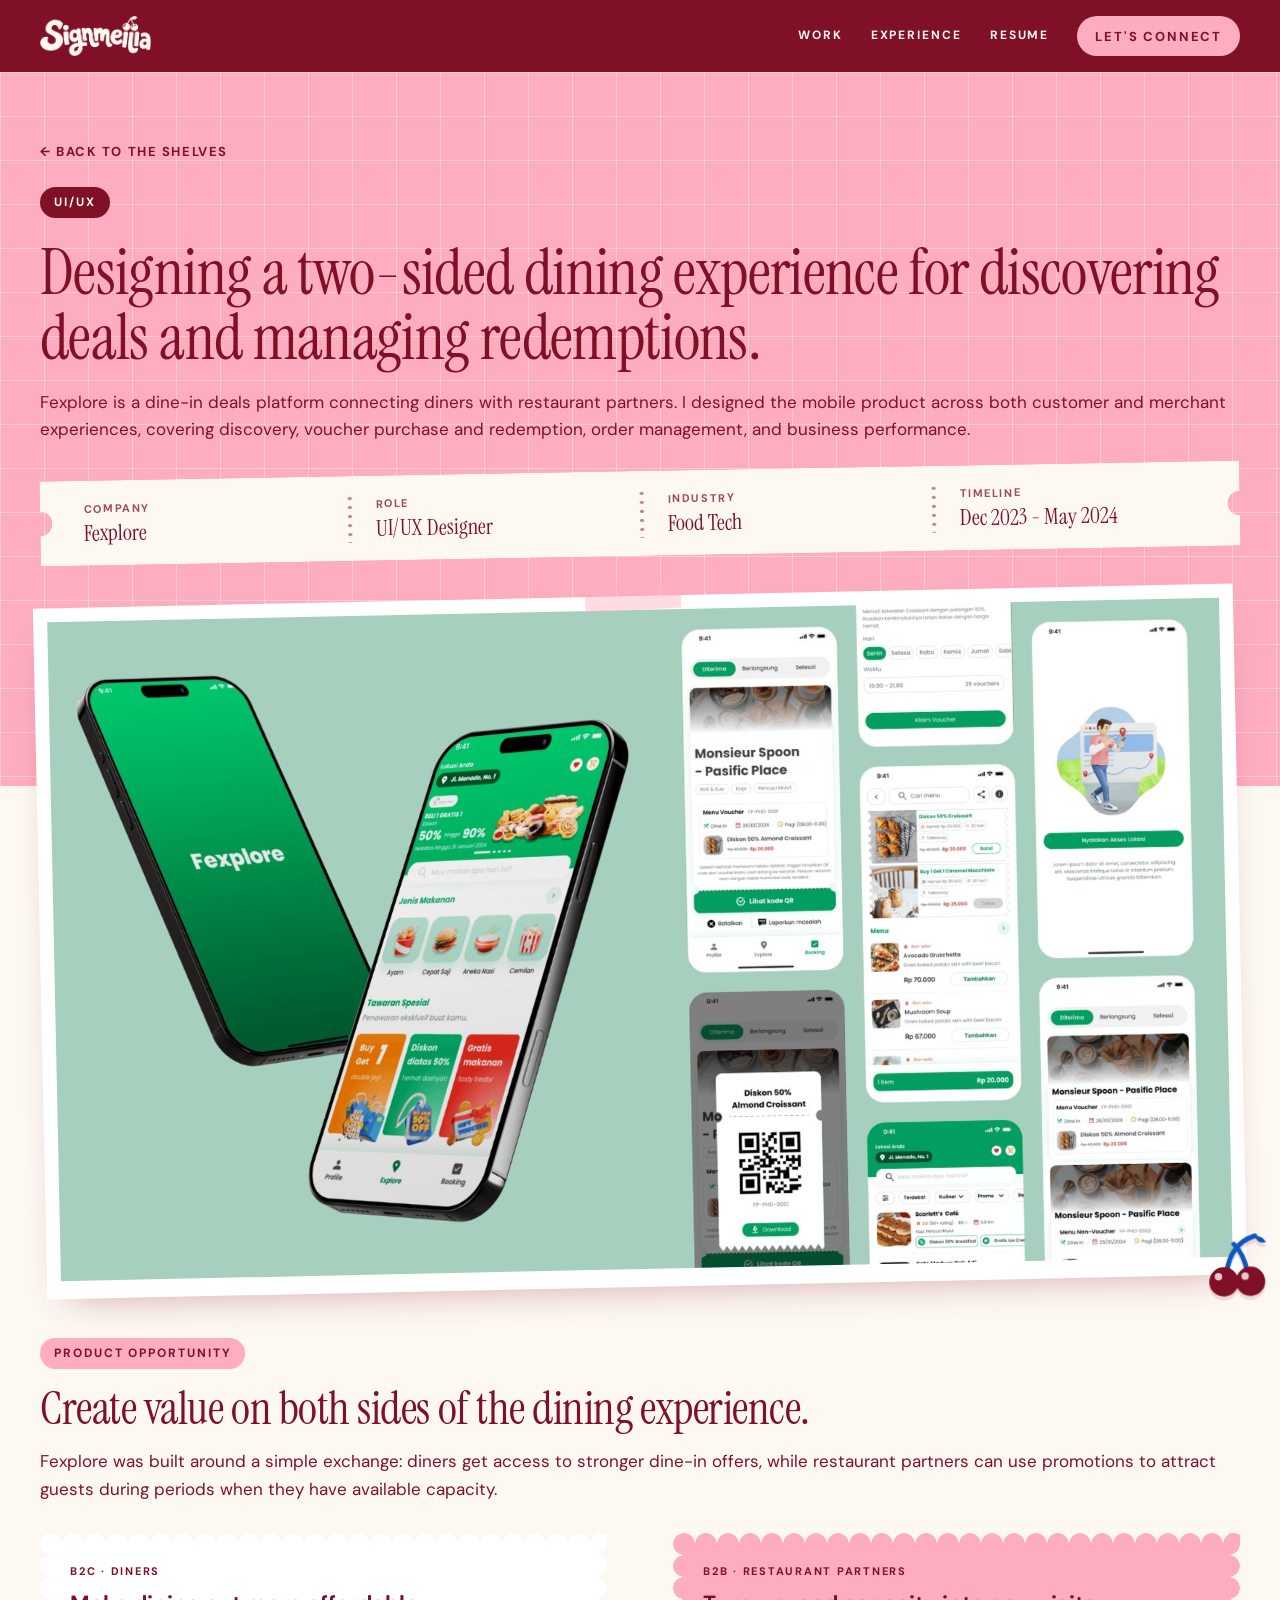
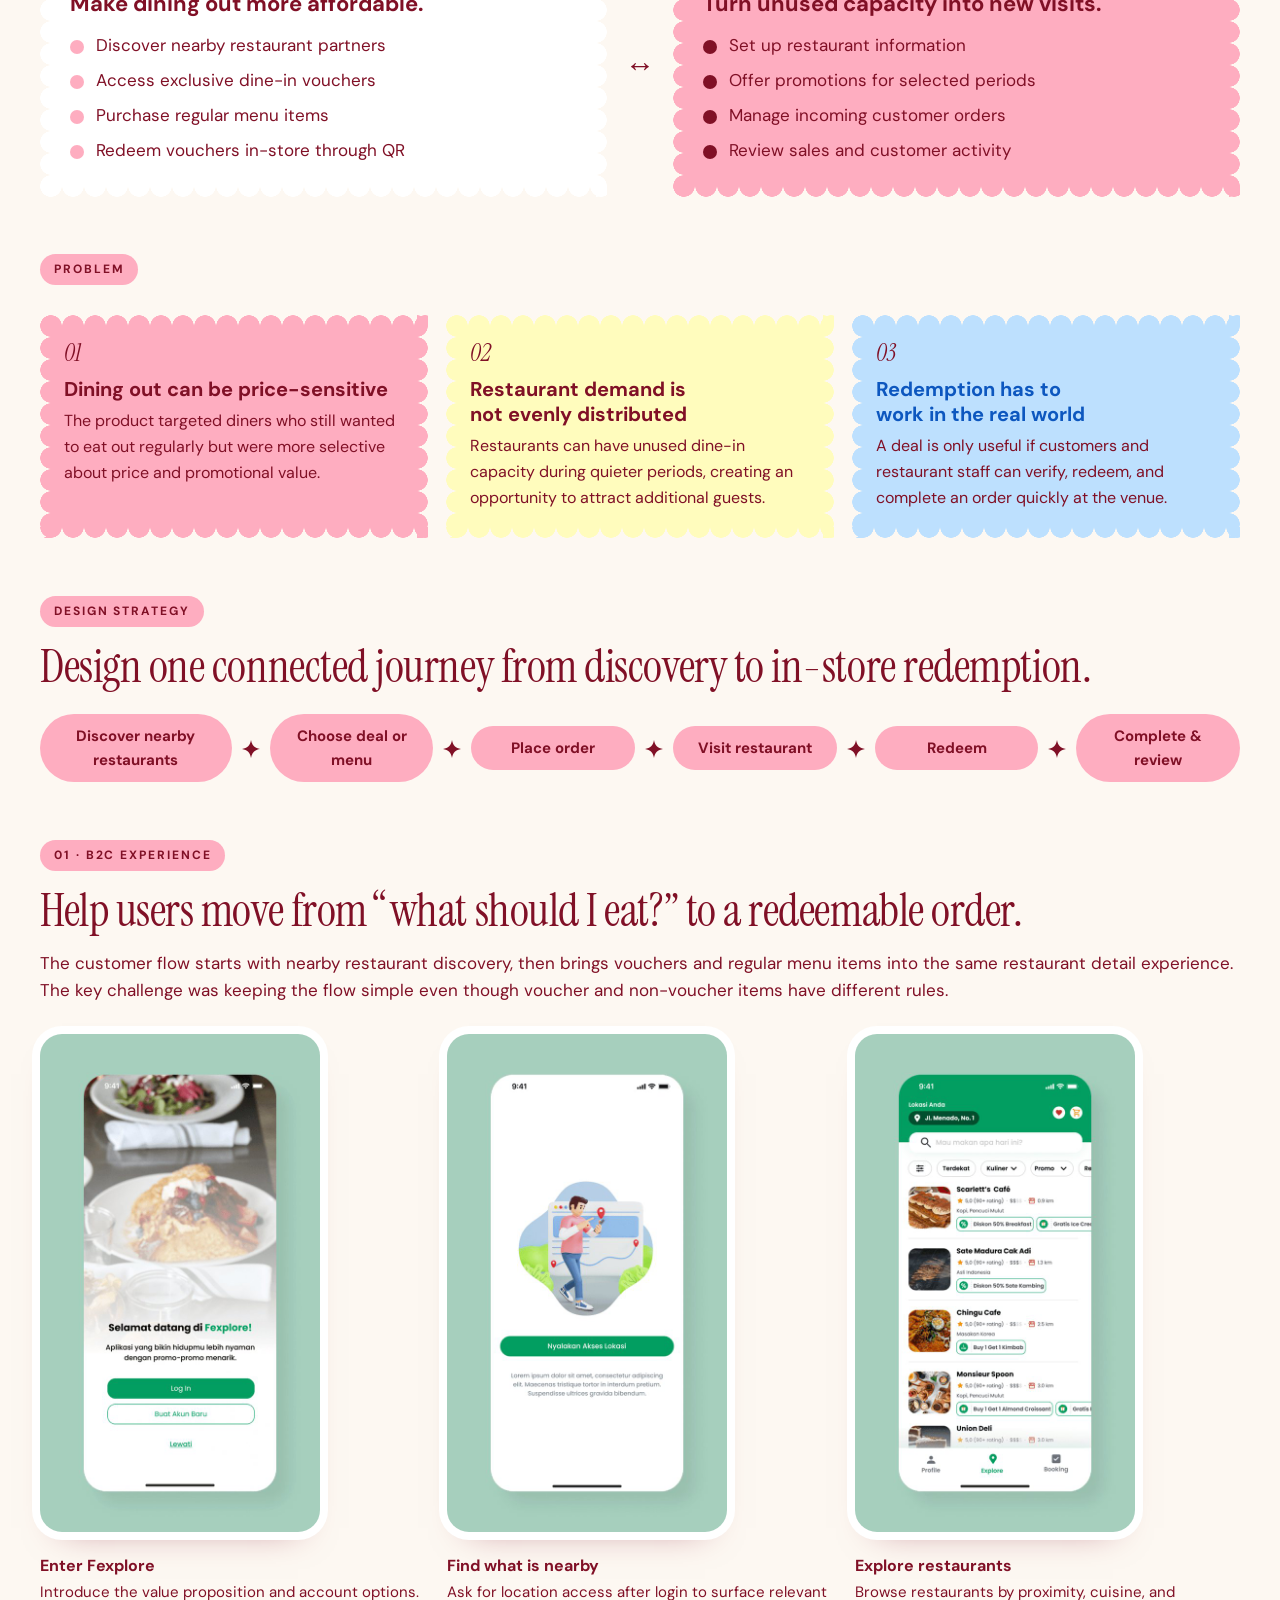
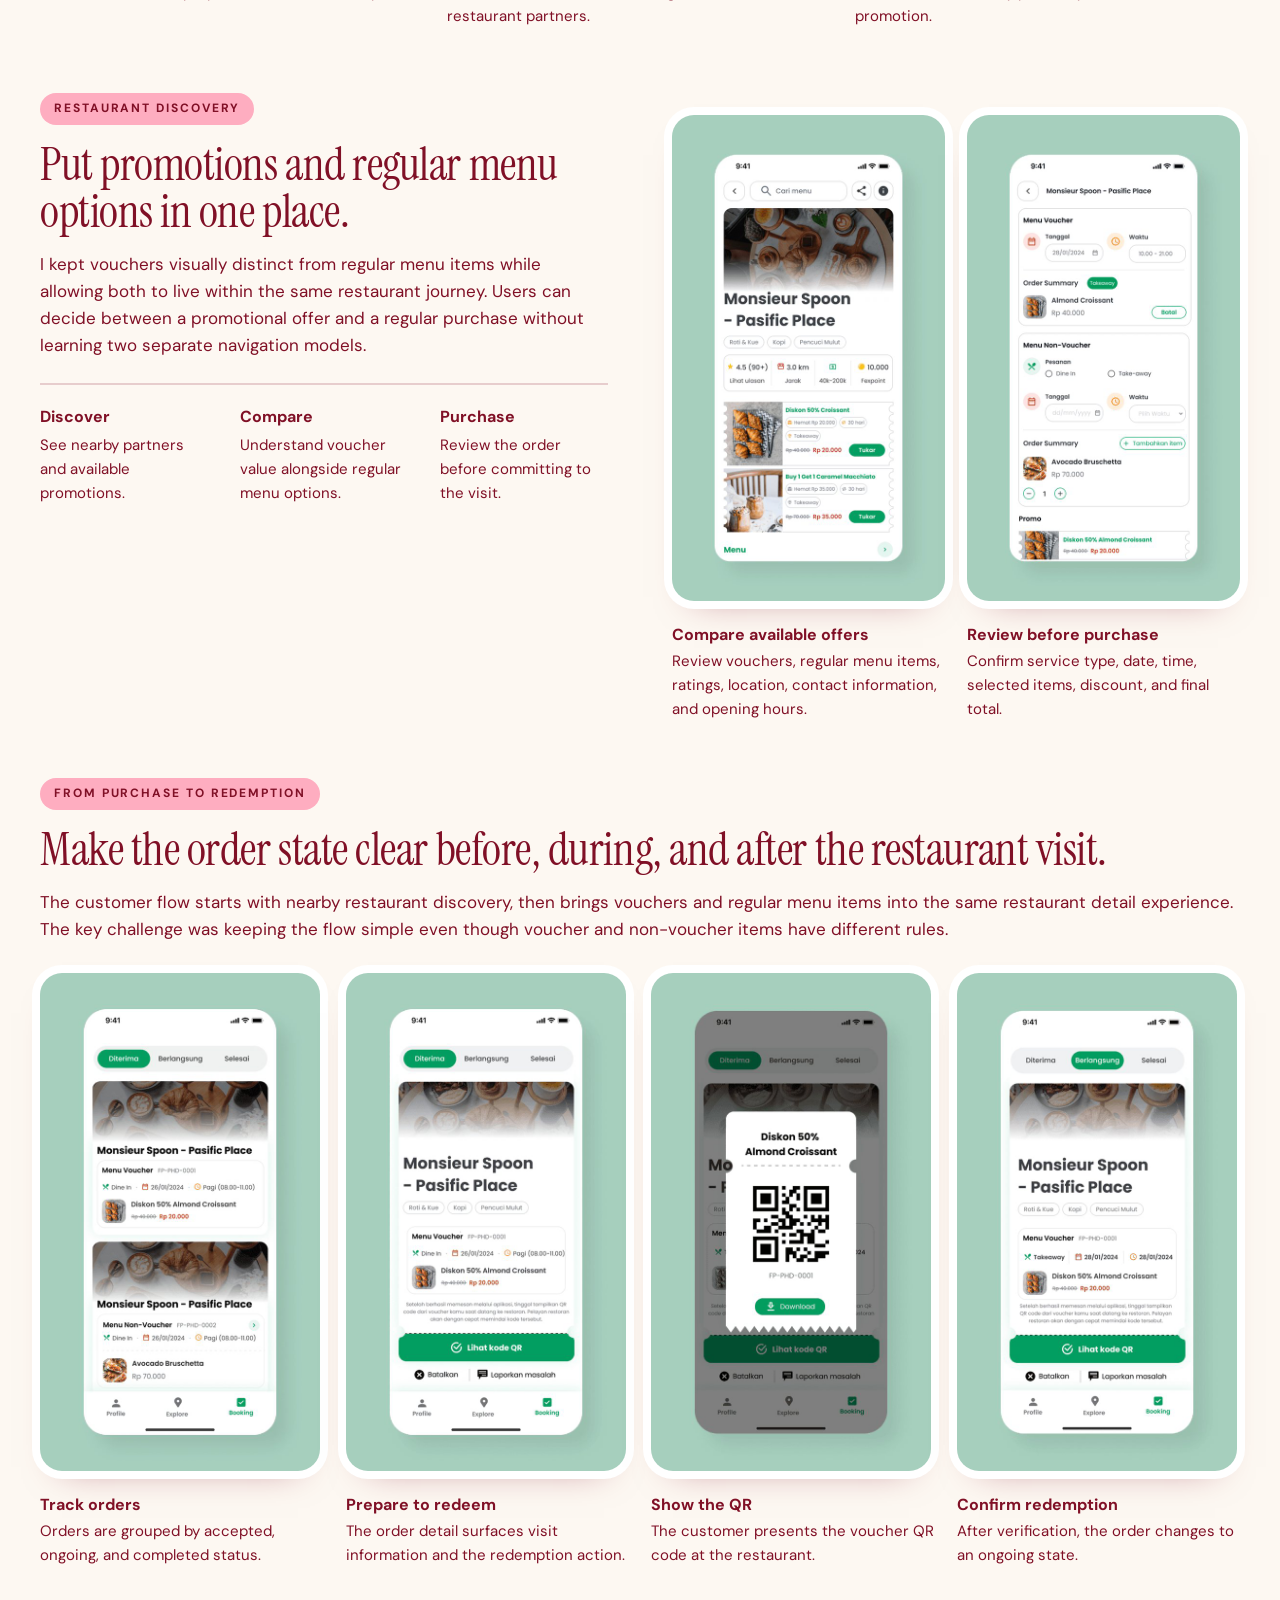
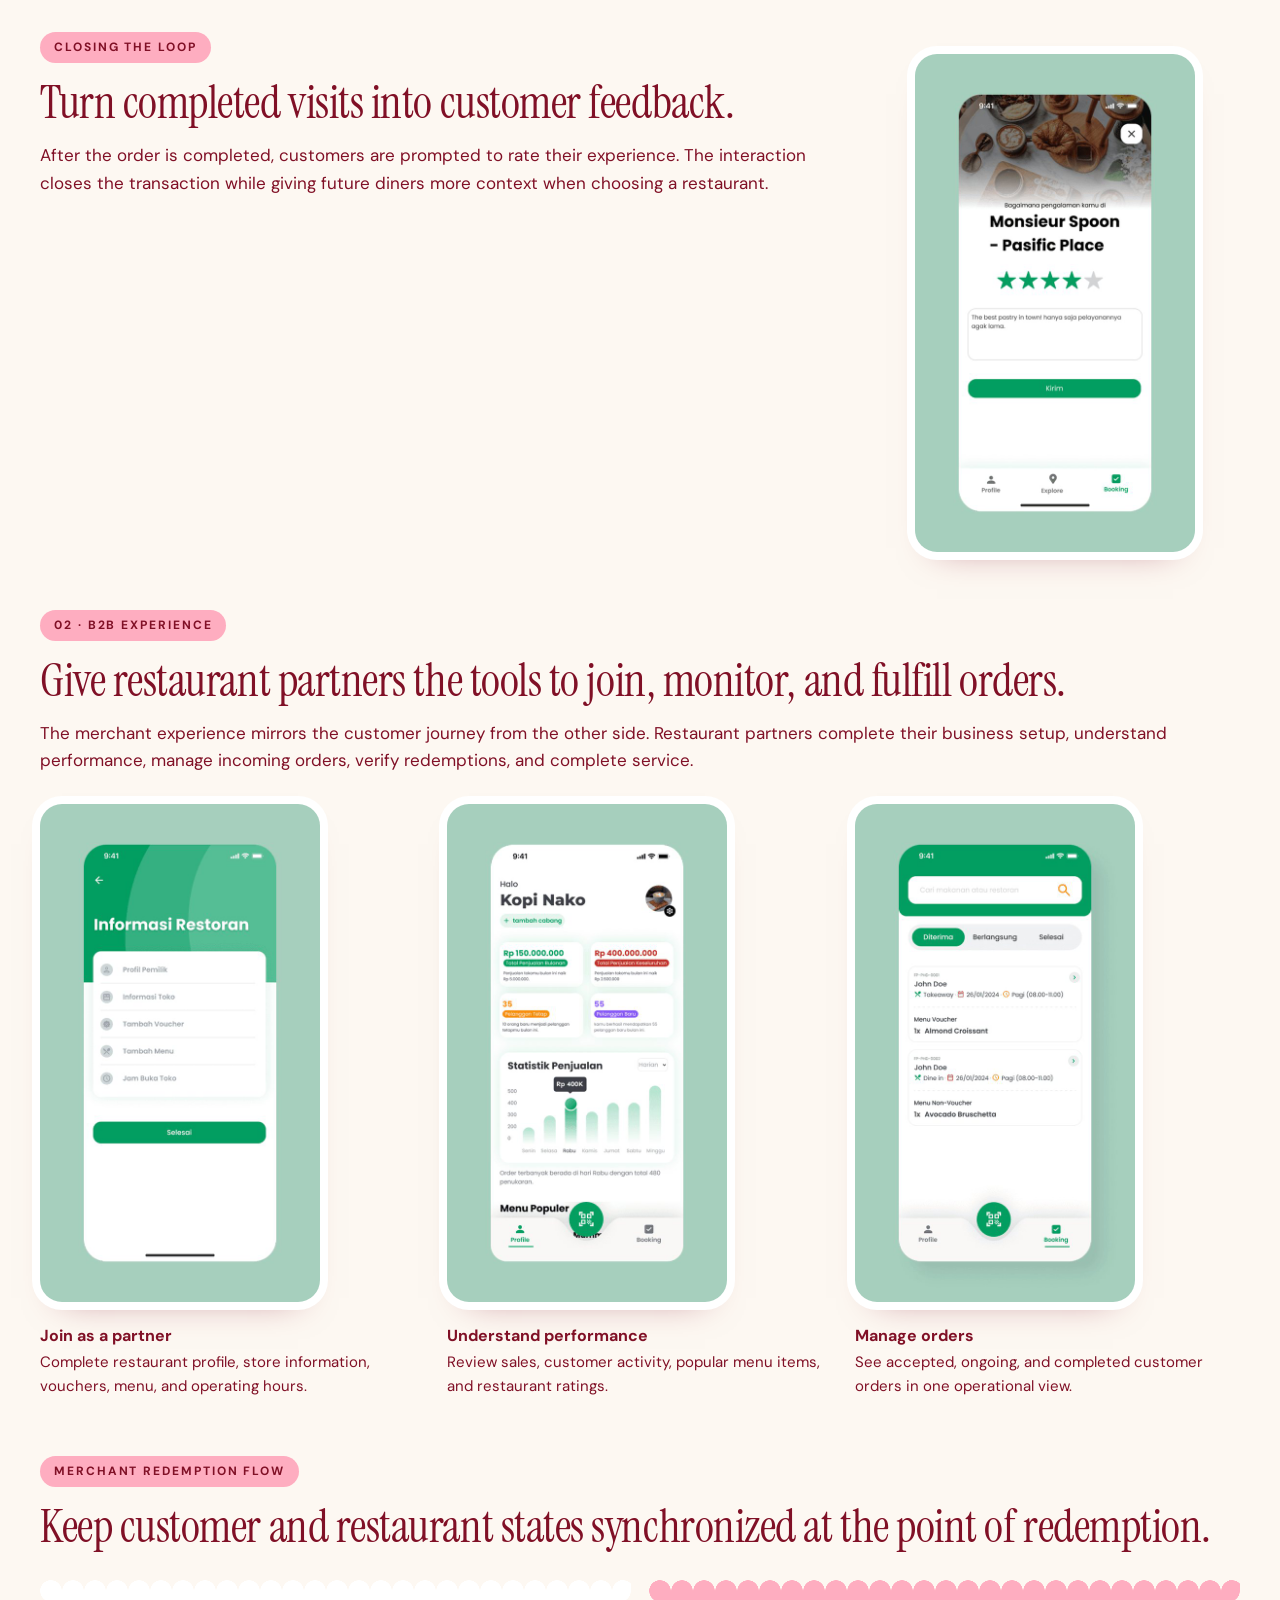
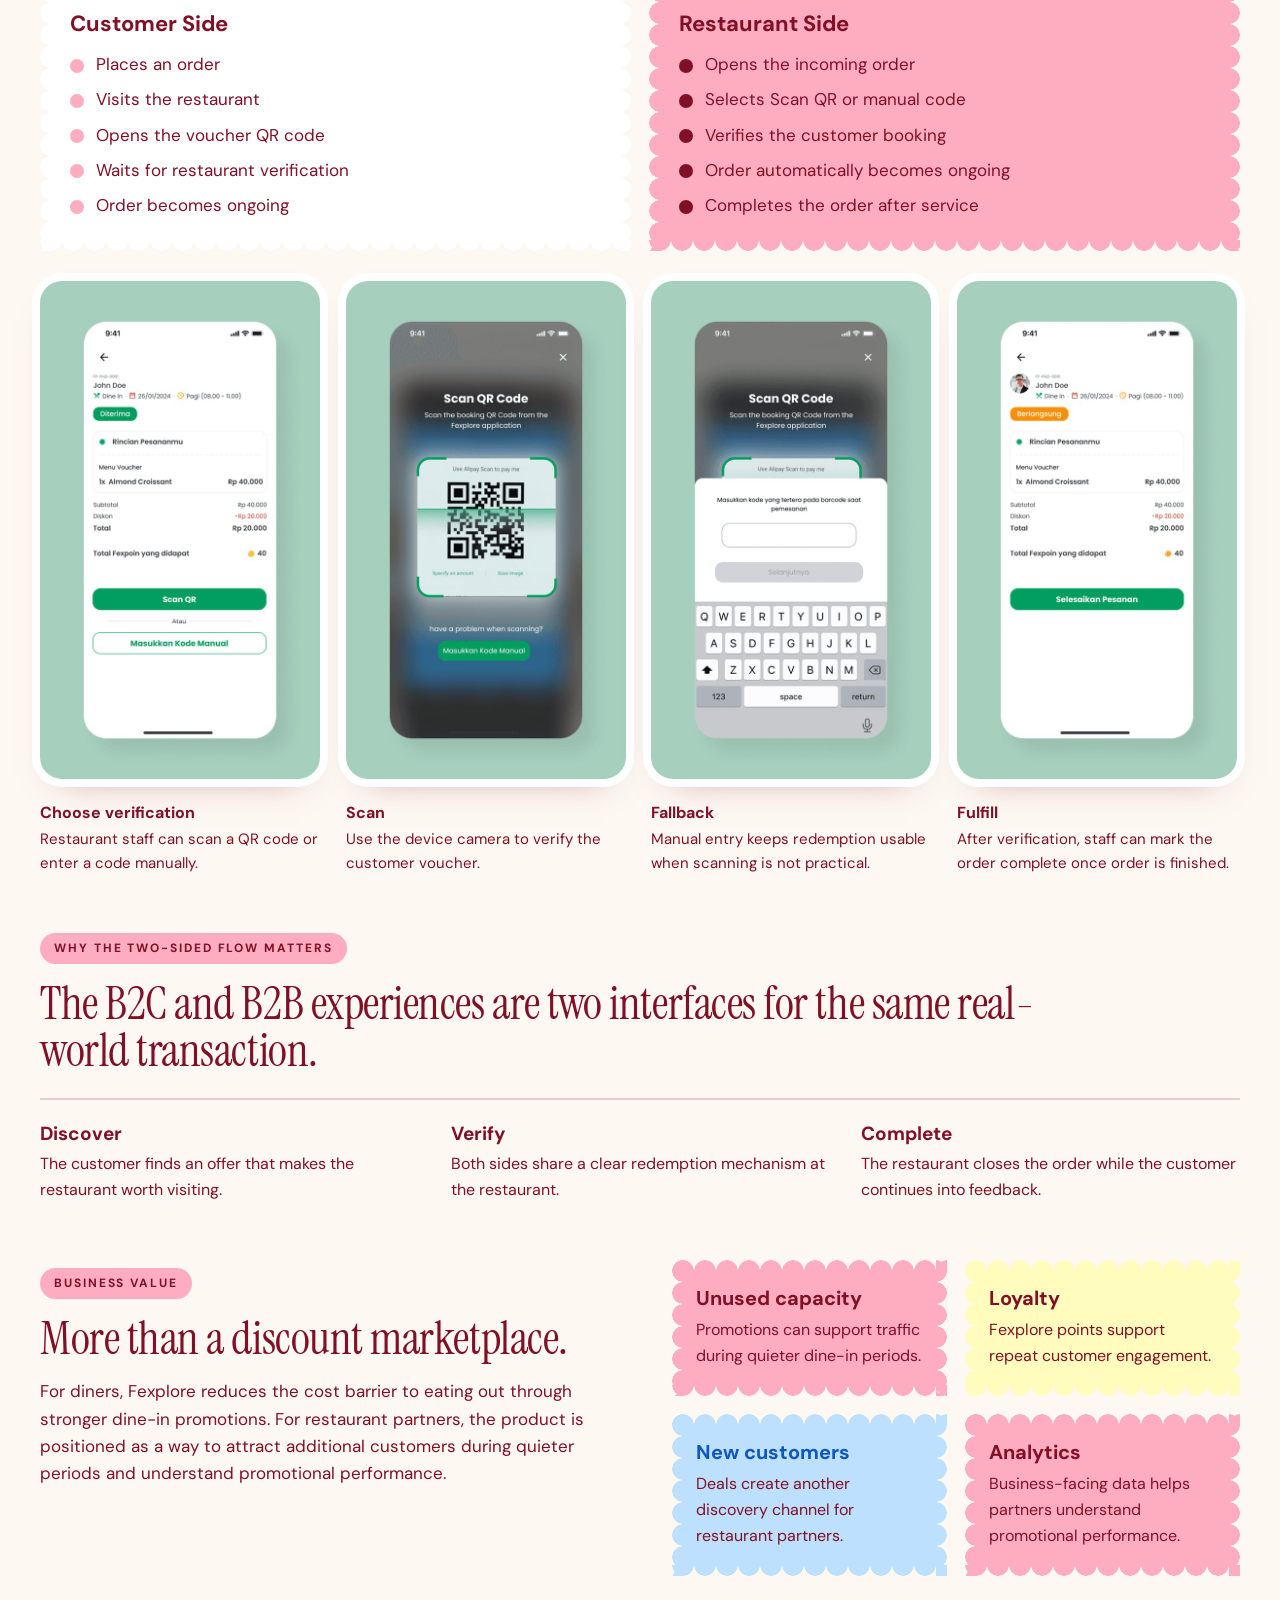
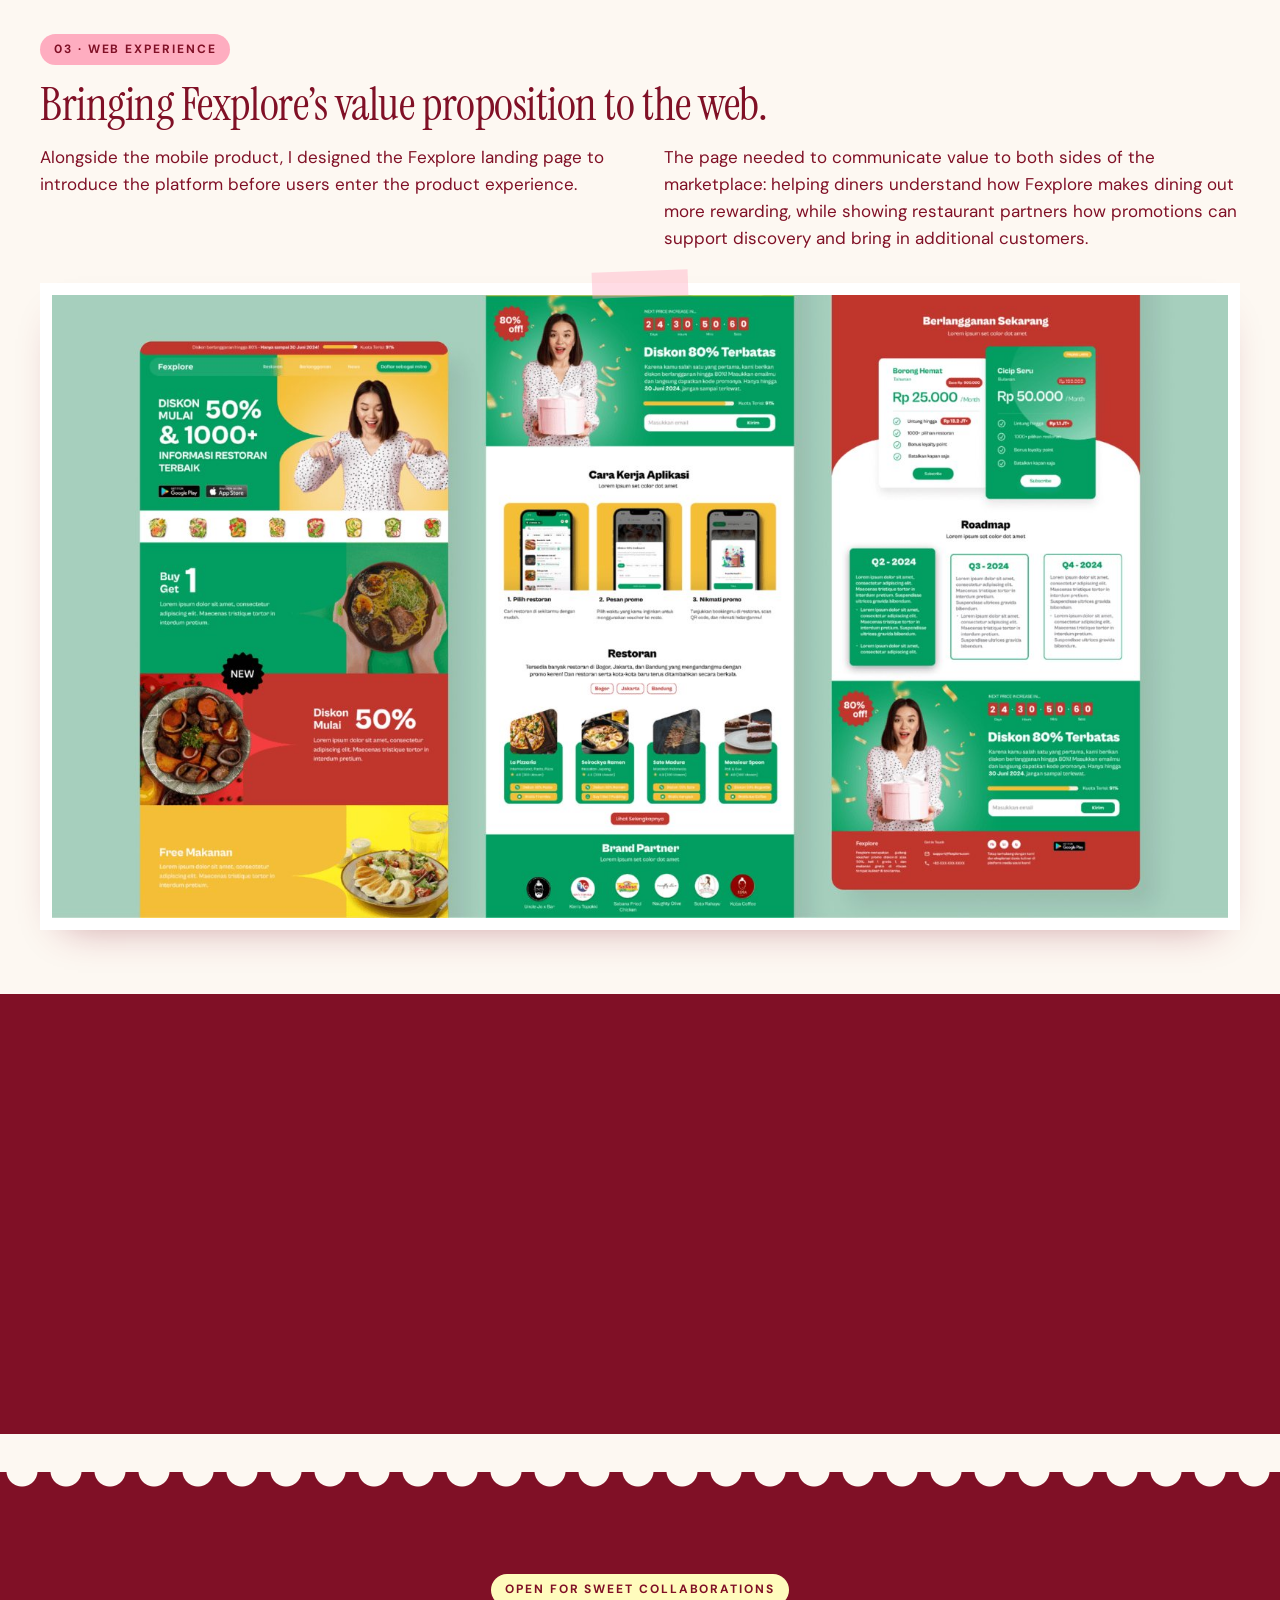
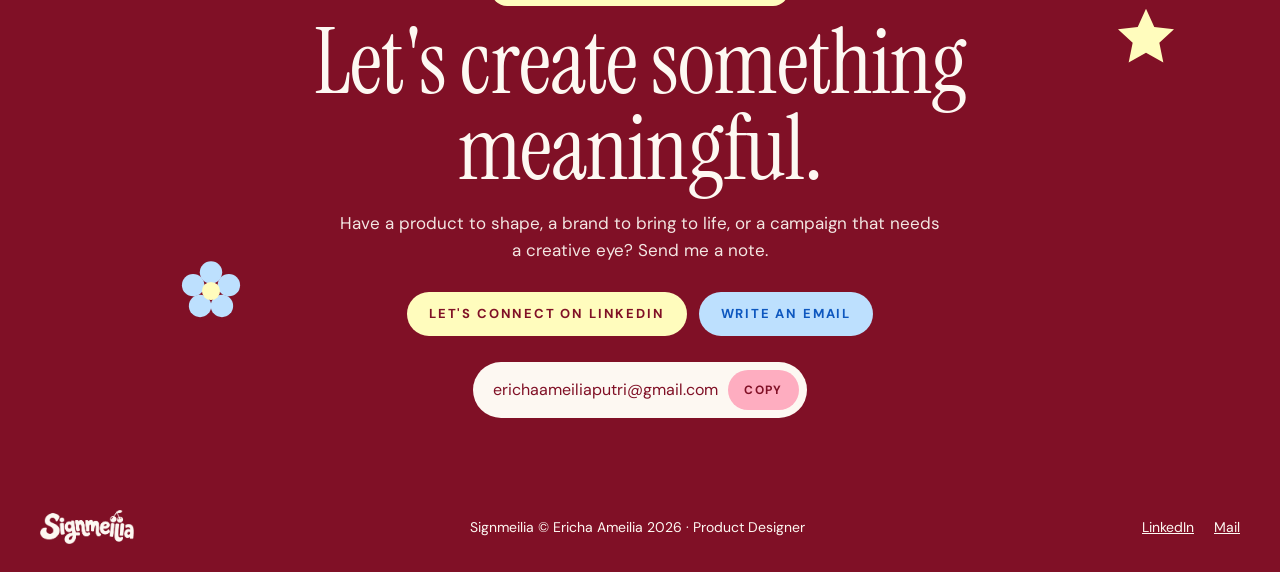
<file: work/fexplore.html>
<!doctype html>
<html lang="en">
<head>
<meta charset="utf-8">
<meta name="viewport" content="width=device-width,initial-scale=1,viewport-fit=cover">
<title>Fexplore · Signmeilia</title>
<link rel="icon" type="image/svg+xml" href="../assets/favicon.svg?v=3">
<link rel="preconnect" href="https://fonts.googleapis.com">
<link rel="stylesheet" href="https://fonts.googleapis.com/css2?family=Instrument+Serif:ital@0;1&family=DM+Sans:ital,opsz,wght@0,9..40,400;0,9..40,500;0,9..40,700;1,9..40,400&display=swap">
<style>
/* Case study pages: same candy-shop system as the homepage.
   Hero in the project's card colour, cover as a big polaroid, sections as sticker cards. */
:root{
  --cream:#FDF8F2;--butter:#FFFCBD;--sky:#BDE0FE;--blue:#0D57BF;--pink:#FEADC0;--maroon:#801026;
  --pink-soft:rgba(254,173,192,.42);--grid:rgba(254,173,192,.55);
  --display:"Instrument Serif","Iowan Old Style",Georgia,serif;
  --body:"DM Sans","Helvetica Neue",Arial,sans-serif;
  --gutter-l:max(16px,env(safe-area-inset-left,0px));--gutter-r:max(16px,env(safe-area-inset-right,0px));
  --wrap:1120px;--navh:72px;--accent:var(--sky);
  color-scheme:light;
}
.accent-sky{--accent:var(--sky)}.accent-pink{--accent:var(--pink)}.accent-butter{--accent:var(--butter)}
*{box-sizing:border-box}
html{scroll-behavior:smooth;overflow-x:clip;scroll-padding-top:var(--navh);padding-top:env(safe-area-inset-top,0px);padding-bottom:env(safe-area-inset-bottom,0px)}
body{margin:0;background:var(--cream);color:var(--maroon);font-family:var(--body);font-size:17px;line-height:1.6;-webkit-font-smoothing:antialiased}
img{max-width:100%;height:auto;display:block}
a{color:inherit}
h1,h2,h3{font-family:var(--display);font-weight:400;margin:0;line-height:1.02;text-wrap:balance;letter-spacing:-.01em}
p{margin:0}
.wrap{max-width:var(--wrap);margin-inline:auto;padding-left:var(--gutter-l);padding-right:var(--gutter-r)}
.label{display:inline-flex;align-items:center;font-size:12px;font-weight:700;letter-spacing:.16em;text-transform:uppercase;padding:6px 14px;border-radius:999px}
.label.sky{background:var(--sky);color:var(--blue)}.label.pink{background:var(--pink)}.label.butter{background:var(--butter)}.label.maroon{background:var(--maroon);color:var(--cream)}
.btn{display:inline-flex;align-items:center;justify-content:center;min-height:44px;padding:10px 22px;border-radius:999px;font:700 13px/1 var(--body);letter-spacing:.14em;text-transform:uppercase;text-decoration:none;border:0;cursor:pointer;transition:transform .18s ease}
.btn:hover{transform:translateY(-2px) rotate(-1deg)}
.btn:focus-visible,a:focus-visible,button:focus-visible{outline:3px solid var(--blue);outline-offset:3px}
.btn.pink{background:var(--pink);color:var(--maroon)}.btn.butter{background:var(--butter);color:var(--maroon)}.btn.sky{background:var(--sky);color:var(--blue)}

/* wavy sticker edge */
.wavy{--r:11px;position:relative;
  -webkit-mask:radial-gradient(circle at 50% 100%,#000 calc(var(--r) - .5px),#0000 var(--r)) 0 0/calc(2*var(--r)) var(--r) repeat-x,radial-gradient(circle at 50% 0,#000 calc(var(--r) - .5px),#0000 var(--r)) 0 100%/calc(2*var(--r)) var(--r) repeat-x,radial-gradient(circle at 100% 50%,#000 calc(var(--r) - .5px),#0000 var(--r)) 0 0/var(--r) calc(2*var(--r)) repeat-y,radial-gradient(circle at 0 50%,#000 calc(var(--r) - .5px),#0000 var(--r)) 100% 0/var(--r) calc(2*var(--r)) repeat-y,linear-gradient(#000 0 0) 50% 50%/calc(100% - 2*var(--r)) calc(100% - 2*var(--r)) no-repeat;
  mask:radial-gradient(circle at 50% 100%,#000 calc(var(--r) - .5px),#0000 var(--r)) 0 0/calc(2*var(--r)) var(--r) repeat-x,radial-gradient(circle at 50% 0,#000 calc(var(--r) - .5px),#0000 var(--r)) 0 100%/calc(2*var(--r)) var(--r) repeat-x,radial-gradient(circle at 100% 50%,#000 calc(var(--r) - .5px),#0000 var(--r)) 0 0/var(--r) calc(2*var(--r)) repeat-y,radial-gradient(circle at 0 50%,#000 calc(var(--r) - .5px),#0000 var(--r)) 100% 0/var(--r) calc(2*var(--r)) repeat-y,linear-gradient(#000 0 0) 50% 50%/calc(100% - 2*var(--r)) calc(100% - 2*var(--r)) no-repeat}
.sky{background:var(--sky)}.pink{background:var(--pink)}.butter{background:var(--butter)}.creamy{background:#fff}
.sky h3,.sky .tag{color:var(--blue)}

/* polaroid shot + tape */
.shot{margin:0;background:#fff;padding:12px;box-shadow:0 18px 40px -24px rgba(128,16,38,.45);position:relative}
.shot img{width:100%}
.shot figcaption{font-family:var(--display);font-style:italic;font-size:20px;text-align:center;padding-top:10px}
.tape{position:absolute;width:96px;height:26px;background:var(--pink-soft);z-index:2}
.tape.top{top:-13px;left:50%;transform:translateX(-50%) rotate(-2deg)}
.tape.tl{top:-10px;left:-24px;transform:rotate(-28deg);background:rgba(189,224,254,.85)}
.tape.tr{top:-10px;right:-24px;transform:rotate(28deg);background:rgba(255,252,189,.95)}
.stk{position:absolute;pointer-events:none;filter:drop-shadow(0 4px 0 rgba(128,16,38,.12))}
.stk svg{display:block;width:100%;height:100%}

/* NAV (same behaviour as homepage) */
.nav{position:sticky;top:env(safe-area-inset-top,0px);z-index:30;height:var(--navh);background:var(--maroon);color:var(--cream);transition:background-color .35s ease}
.nav .wrap{display:flex;align-items:center;justify-content:space-between;gap:24px;width:100%;height:var(--navh);margin-top:0;border-radius:0;transition:width .5s cubic-bezier(.2,.7,.2,1),height .5s cubic-bezier(.2,.7,.2,1),margin-top .5s cubic-bezier(.2,.7,.2,1),border-radius .5s ease,padding .5s ease,background-color .35s ease,box-shadow .5s ease}
.wordmark{display:block;line-height:0;flex:none}.wordmark img{height:40px;width:auto;transition:height .4s ease}
.nav ul{list-style:none;margin:0;padding:0;display:flex;align-items:center;gap:28px;font-size:12px;font-weight:700;letter-spacing:.16em;text-transform:uppercase}
.nav ul a{text-decoration:none;color:var(--cream)}
.nav ul a:not(.btn):hover{color:var(--pink);text-decoration:underline;text-decoration-thickness:2px;text-underline-offset:5px}
.nav .btn{min-height:40px;padding:8px 18px;color:var(--maroon)}
.nav.pill{background:transparent}
.nav.pill .wrap{width:min(660px,calc(100% - 24px));height:calc(var(--navh) - 16px);margin-top:8px;border-radius:999px;padding-left:22px;padding-right:8px;background:var(--maroon);box-shadow:0 14px 30px -14px rgba(128,16,38,.55)}
.nav.pill .wordmark img{height:32px}

/* HERO */
.cs-hero{background:var(--accent);background-image:linear-gradient(rgba(255,255,255,.35) 1px,transparent 1px),linear-gradient(90deg,rgba(255,255,255,.35) 1px,transparent 1px);background-size:44px 44px;padding-block:clamp(36px,5vw,64px) clamp(150px,18vw,230px)}
.cs-hero .wrap{display:grid;gap:18px;justify-items:start}
.back{font-size:13px;font-weight:700;letter-spacing:.12em;text-transform:uppercase;text-decoration:none;padding:6px 0}
.back:hover{text-decoration:underline;text-underline-offset:5px}
.cs-hero h1{font-size:clamp(38px,5vw,70px);max-width:24ch;margin-top:4px}
.lede{font-size:clamp(17px,1.3vw,19px);max-width:62ch}
.meta{list-style:none;margin:10px 0 0;padding:16px 10px;display:grid;grid-template-columns:repeat(4,auto);background:var(--cream);transform:rotate(-1deg);
  -webkit-mask:radial-gradient(circle at 0 50%,#0000 12px,#000 12.5px) left/51% 100% no-repeat,radial-gradient(circle at 100% 50%,#0000 12px,#000 12.5px) right/51% 100% no-repeat;
  mask:radial-gradient(circle at 0 50%,#0000 12px,#000 12.5px) left/51% 100% no-repeat,radial-gradient(circle at 100% 50%,#0000 12px,#000 12.5px) right/51% 100% no-repeat}
.meta li{display:grid;gap:2px;padding:2px 26px}
.meta li+li{background:radial-gradient(circle,rgba(128,16,38,.5) 1.6px,transparent 2px) left top/4px 9px repeat-y}
.meta span{font-size:11px;font-weight:700;letter-spacing:.14em;text-transform:uppercase;opacity:.75}
.meta b{font-family:var(--display);font-weight:400;font-size:22px;line-height:1.15}
.cover-wrap{max-width:calc(var(--wrap) - 40px);margin:calc(-1 * clamp(120px,15vw,190px)) auto 0;padding-inline:var(--gutter-l) var(--gutter-r);position:relative;z-index:2}
.cover{transform:rotate(-1.2deg);padding:14px 14px 18px}
.cover-cherry{width:64px;height:70px;right:-22px;bottom:-26px;color:var(--maroon)}

/* SECTIONS */
main{padding-bottom:clamp(40px,6vw,80px)}
.cs-block .wrap{padding-block:clamp(56px,7vw,104px) 0;display:grid;gap:22px;justify-items:start}
.cs-block h2{font-size:clamp(32px,4vw,54px);max-width:22ch}
.cs-block .body{max-width:66ch;font-size:18px}
.subhead{font-size:13px;font-weight:700;letter-spacing:.14em;text-transform:uppercase;margin-top:14px}
.cards{display:grid;grid-template-columns:repeat(var(--cols,3),minmax(0,1fr));gap:18px;width:100%;margin-top:8px}
.card{padding:30px 28px;display:grid;gap:8px;align-content:start}
.card h3{font-size:26px}
.card p{font-size:16px}
.card .foot{font-family:var(--display);font-style:italic;font-size:19px;margin-top:6px}
.tag{font-size:11px;font-weight:700;letter-spacing:.16em;text-transform:uppercase}
.flow{list-style:none;margin:6px 0 0;padding:0;display:flex;flex-wrap:wrap;align-items:center;gap:10px}
.flow li{display:flex;align-items:center;gap:10px}
.flow .step{background:var(--accent);padding:10px 18px;border-radius:999px;font-weight:700;font-size:15px}
.accent-sky .flow .step{color:var(--blue)}
.flow .sep{width:26px;height:18px;color:var(--maroon);display:inline-block}
.flow .sep svg{width:100%;height:100%}
.chips{list-style:none;margin:0;padding:0;display:flex;flex-wrap:wrap;gap:8px}
.chips li{background:#fff;box-shadow:inset 0 0 0 2px var(--maroon);padding:7px 14px;border-radius:999px;font-size:14px;font-weight:500}
.compare{display:grid;grid-template-columns:1fr 1fr;gap:18px;width:100%}
.compare .col{padding:30px 30px 32px;display:grid;gap:10px;align-content:start}
.compare h3{font-size:28px}
.compare ul{margin:4px 0 0;padding:0;list-style:none;display:grid;gap:8px}
.compare li{position:relative;padding-left:26px}
.compare li::before{content:"";position:absolute;left:0;top:.45em;width:14px;height:14px;border-radius:50%;background:var(--maroon)}
.compare .creamy li::before{background:var(--pink)}
.one{width:100%;margin-top:14px}
.pair{display:grid;grid-template-columns:1fr 1fr;gap:28px;width:100%;margin-top:14px}
.pair .shot:nth-child(1){transform:rotate(-1deg)}.pair .shot:nth-child(2){transform:rotate(1deg)}
.showcase{display:grid;gap:40px;width:100%;margin-top:14px}
.show{display:grid;grid-template-columns:1.35fr 1fr;gap:40px;align-items:center}
.show:nth-child(even) .shot{order:2}
.show .shot{transform:rotate(-1deg)}.show:nth-child(even) .shot{transform:rotate(1deg)}
.show h3{font-size:clamp(28px,3vw,38px);margin-bottom:10px}
.features{display:grid;grid-template-columns:repeat(3,1fr);gap:24px;width:100%;margin-top:8px}
.feature{display:grid;gap:8px;align-content:start}
.feature .shot{padding:10px;margin-bottom:10px}
.feature h3{font-size:26px}
.screens{display:grid;grid-template-columns:repeat(auto-fill,minmax(230px,1fr));gap:26px 22px;width:100%;margin-top:14px}
.screen{margin:0;display:grid;gap:12px;align-content:start}
.screen img{border-radius:22px;background:#fff;box-shadow:0 0 0 8px #fff,0 18px 34px -22px rgba(128,16,38,.5)}
.screen figcaption{display:grid;gap:2px;padding-top:6px;font-size:14px}
.screen figcaption b{font-size:15px}
.videos{display:grid;grid-template-columns:repeat(auto-fill,minmax(200px,1fr));gap:22px;width:100%;margin-top:14px}
.videos:has(.wide){grid-template-columns:repeat(auto-fill,minmax(320px,1fr))}
.vid{display:grid;gap:10px;text-decoration:none;align-content:start}
.vid .frame{position:relative;display:block;background:#fff;padding:10px;box-shadow:0 18px 34px -22px rgba(128,16,38,.5);transition:transform .25s ease}
.vid:hover .frame{transform:rotate(-1.5deg) translateY(-4px)}
.vid img{width:100%;object-fit:cover}
.vid.tall img{aspect-ratio:9/16}.vid.wide img{aspect-ratio:16/9}
.play{position:absolute;inset:0;margin:auto;width:60px;height:60px;border-radius:50%;background:var(--maroon);color:var(--cream);display:grid;place-items:center;box-shadow:0 0 0 4px #fff}
.play svg{width:26px;height:26px;margin-left:3px}
.vcap{display:grid;gap:4px;font-size:15px}
.vcap b{font-family:var(--display);font-weight:400;font-size:24px;line-height:1.1}

/* reflection band */
.reflect{background:var(--maroon);color:var(--cream);margin-top:clamp(64px,8vw,110px)}
.reflect .wrap{padding-block:clamp(64px,8vw,110px);display:grid;gap:22px;justify-items:start}
.narrow{max-width:900px}
.reflect h2{font-size:clamp(34px,4.4vw,60px);color:var(--cream)}
.reflect p{font-size:18px;max-width:64ch}

/* next project */
.next{background:var(--cream);background-image:linear-gradient(90deg,var(--pink-soft) 50%,transparent 0),linear-gradient(var(--pink-soft) 50%,transparent 0);background-size:36px 36px}
.next .wrap{padding-block:clamp(56px,7vw,96px)}
.next-card{display:grid;grid-template-columns:1fr 1.1fr;gap:28px;align-items:center;padding:34px;text-decoration:none;transition:transform .25s ease}
.next-card:hover{transform:rotate(-.6deg) translateY(-3px)}
.next-text{display:grid;gap:12px;justify-items:start}
.next-text b{font-family:var(--display);font-weight:400;font-size:clamp(34px,4vw,54px);line-height:1}
.next-card.sky .next-text b,.next-card.sky .next-text>span:last-child{color:var(--blue)}
.next-img{background:#fff;padding:10px;transform:rotate(2deg)}

/* CTA + footer */
.cta{background:var(--maroon);color:var(--cream);text-align:center}
.cta .wrap{padding-block:clamp(64px,8vw,110px) clamp(40px,5vw,64px)}
.cta h2{font-size:clamp(44px,7vw,100px);line-height:.96;margin:14px auto 18px;max-width:18ch;color:var(--cream)}
.cta p{max-width:50ch;margin:0 auto 28px}
.cta .actions{display:flex;flex-wrap:wrap;justify-content:center;gap:12px;margin-bottom:26px}
.email{display:inline-flex;flex-wrap:wrap;align-items:center;justify-content:center;gap:10px;background:var(--cream);color:var(--maroon);border-radius:999px;padding:8px 8px 8px 20px;max-width:100%}
.email code{font-family:var(--body);font-size:16px;user-select:all;overflow-wrap:anywhere}
.email button{appearance:none;border:0;cursor:pointer;border-radius:999px;background:var(--pink);color:var(--maroon);font:700 12px/1 var(--body);letter-spacing:.12em;text-transform:uppercase;padding:12px 16px;min-height:40px}
.footer{background:var(--maroon);color:var(--cream)}
.footer .wrap{padding-block:28px;display:flex;flex-wrap:wrap;justify-content:space-between;align-items:center;gap:14px 24px;font-size:14px}
.footer .flogo{height:34px;width:auto}
.footer ul{list-style:none;margin:0;padding:0;display:flex;gap:20px}

/* scroll reveal */
.js .reveal{opacity:0;transform:translateY(28px);transition:opacity .7s ease,transform .8s cubic-bezier(.2,.7,.2,1)}
.js .reveal.in{opacity:1;transform:none}
.js .reveal.d1{transition-delay:.08s}.js .reveal.d2{transition-delay:.16s}.js .reveal.d3{transition-delay:.24s}
.js .show.reveal.in .shot,.js .pair .shot.reveal.in{transform:rotate(-1deg)}
@media (prefers-reduced-motion:reduce){.js .reveal{opacity:1;transform:none;transition:none}.nav,.nav .wrap,.btn,.vid .frame,.next-card{transition:none}}

/* TABLET */
@media (max-width:1024px){
  .meta{grid-template-columns:repeat(2,auto);row-gap:12px}
  .meta li:nth-child(3){background:none}
  .features{grid-template-columns:1fr 1fr}
  .cards{grid-template-columns:repeat(2,minmax(0,1fr))}
}
@media (max-width:880px){
  :root{--navh:64px}
  .nav ul li:not(.cta-li){display:none}
  .wordmark img{height:34px}
  .nav.pill .wrap{width:min(420px,calc(100% - 24px))}
  .nav.pill .wordmark img{height:28px}
  .show{grid-template-columns:1fr;gap:18px}
  .show:nth-child(even) .shot{order:0}
  .next-card{grid-template-columns:1fr}
}
@media (max-width:640px){
  .compare,.pair,.features,.cards{grid-template-columns:1fr}
  .meta{grid-template-columns:1fr 1fr;padding:14px 4px}
  .meta li{padding:2px 14px}
  .meta b{font-size:18px}
  .screens{grid-template-columns:1fr 1fr;gap:20px 14px}
  .videos,.videos:has(.wide){grid-template-columns:1fr 1fr}
  .videos:has(.wide) .wide{grid-column:1 / -1}
  .card{padding:24px 22px}
  .cover-cherry{width:46px;height:50px;right:-8px}
  .next-card{padding:24px}
  .email{width:100%;padding-left:14px}
  .footer .wrap{flex-direction:column;align-items:flex-start}
}

/* grid-paper band for alternate sections */
.cs-block.tint-accent{margin-top:clamp(56px,7vw,104px);background-image:linear-gradient(var(--grid) 1px,transparent 1px),linear-gradient(90deg,var(--grid) 1px,transparent 1px);background-size:44px 44px}
.cs-block.tint-accent .wrap{padding-block:clamp(56px,7vw,104px)}
.cs-block.tint-accent + .cs-block .wrap{padding-top:clamp(56px,7vw,104px)}
.videos.single{grid-template-columns:minmax(0,820px)}
.videos.single .tall{max-width:320px}
@media (max-width:640px){.videos.single{grid-template-columns:1fr}.videos.single .tall{max-width:none}}

/* side-by-side section: text left, screenshot right */
.split{display:grid;grid-template-columns:minmax(0,1fr) minmax(0,1.05fr);gap:clamp(28px,4vw,56px);align-items:center;width:100%}
.split-text{display:grid;gap:22px;justify-items:start;align-content:center}
.split-text h2{max-width:16ch}
.split-media .shot{transform:rotate(1.2deg)}
.split-media .shot img{max-height:560px;width:100%;object-fit:contain;background:#fff}
@media (max-width:880px){.split{grid-template-columns:1fr}.split-media .shot img{max-height:none}}

/* ===== Framer-matched layouts (override the earlier generic section styles) ===== */
.cs-block .wrap{display:block;padding-block:clamp(52px,6.5vw,104px) 0}
.cs-block .wrap>*+*,.split-text>*+*{margin-top:16px}
.cs-block h2{font-size:clamp(30px,3.6vw,50px);max-width:24ch}
.cs-block .body{font-size:17px;max-width:72ch}
.split-text .body{max-width:none}
.num{display:block;font-family:var(--display);font-style:italic;font-size:24px;line-height:1;margin-bottom:6px}
.cs-block .cards{display:grid;grid-template-columns:repeat(var(--cols,3),minmax(0,1fr));gap:18px;margin-top:30px}
.cs-block .card{padding:26px 24px 28px;gap:6px}
.cs-block .card h3{font-size:24px}
.cols{display:grid;grid-template-columns:repeat(var(--cols,3),minmax(0,1fr));gap:22px 32px;margin-top:30px}
.colitem{display:grid;gap:6px;align-content:start}
.colitem h3{font-size:24px}
.colitem p{font-size:16px}
.cols.small h3{font-size:20px}.cols.small p{font-size:15px}
.cs-block .flow{margin-top:24px}
.flow.center{justify-content:center}
.flow.vert{flex-direction:column;align-items:flex-start;gap:8px}
.flow.vert li{flex-direction:column;align-items:flex-start;gap:8px}
.flow.vert .step{font-size:18px;padding:12px 24px}
.down{font-size:22px;line-height:1;padding-left:24px}
.cs-block .compare{margin-top:30px;align-items:stretch}
.cs-block .compare.joined{grid-template-columns:1fr auto 1fr;align-items:center}
.joiner{font-size:30px;font-family:var(--display)}
.cs-block .one{margin-top:30px}
.cs-block .pair{margin-top:30px;gap:24px}
.pair.stacked{grid-template-columns:1fr}
.pair-item{display:grid;gap:10px}
.mini{font-size:11px;font-weight:700;letter-spacing:.16em;text-transform:uppercase}
.gallery{display:grid;grid-template-columns:repeat(var(--cols,3),minmax(0,1fr));gap:26px 22px;margin-top:30px;width:100%}
.gallery.screens{grid-template-columns:repeat(var(--cols,3),minmax(0,1fr))}
.g-item{margin:0;display:grid;gap:14px;align-content:start}
.g-item figcaption{display:grid;gap:4px;font-size:15px}
.g-item figcaption b{font-family:var(--display);font-weight:400;font-size:24px;line-height:1.1}
.g-item figcaption i{font-weight:700;font-style:normal;font-size:15px}
.gallery.screens .screen-img{width:100%;max-width:280px;border-radius:22px;background:#fff;box-shadow:0 0 0 8px #fff,0 18px 34px -22px rgba(128,16,38,.5)}
.gallery.screens figcaption b{font-family:var(--body);font-weight:700;font-size:16px}
.cs-block .videos{display:grid;grid-template-columns:repeat(var(--cols,1),minmax(0,1fr));gap:24px;margin-top:30px}
.split-media .videos{margin-top:0}
.cs-block .videos.single{grid-template-columns:1fr}
.v-item{display:grid;gap:10px;align-content:start}
.v-item h3{font-size:24px}
.v-item p{font-size:15px}
.cs-block .vid.tall{max-width:340px}
.split-media .vid.tall{max-width:300px;margin-inline:auto}
.chips-label{font-size:11px;font-weight:700;letter-spacing:.16em;text-transform:uppercase;margin-top:8px}
.chipset{display:grid;gap:10px;margin-top:22px}
.v-item .chips{margin-top:2px}
.rows{list-style:none;margin:30px 0 0;padding:0}
.rows li{display:grid;grid-template-columns:70px minmax(0,1fr) minmax(0,1.6fr);gap:24px;align-items:baseline;padding:20px 0;background:radial-gradient(circle,rgba(128,16,38,.4) 1.4px,transparent 1.8px) left top/9px 4px repeat-x}
.rows li:first-child{background:none}
.rows h3{font-size:26px}
.rows .num{margin:0}
.bodycols{display:grid;grid-template-columns:1fr 1fr;gap:28px 48px;margin-top:20px}
.bodycols .body{max-width:none}
.headsplit{display:grid;grid-template-columns:1fr 1fr;gap:28px 48px;align-items:end;margin-top:16px}
.headsplit .body{max-width:none}
.split{grid-template-columns:minmax(0,1fr) minmax(0,1fr);gap:clamp(28px,5vw,72px)}
.split.narrow-aside{grid-template-columns:minmax(0,1.5fr) minmax(0,.6fr)}
.split.media-left .split-media{order:-1}
.split.media-left.narrow-aside{grid-template-columns:minmax(0,.6fr) minmax(0,1.5fr)}
.split-text h2{max-width:none}
.split-media .shot{transform:rotate(1deg)}
.split.media-left .split-media .shot{transform:rotate(-1deg)}
.split-media .shot img{max-height:520px;object-fit:contain;background:#fff}
.split-media .cards{margin-top:0}
.split-media .gallery{margin-top:0}
.reflect .wrap{display:grid;gap:20px;justify-items:start}
.reflect .bodycols{width:100%;margin-top:4px}
.reflect .bodycols p,.reflect .onebody p{font-size:17px;max-width:none}
.reflect .onebody{max-width:80ch}
.reflect .one{width:100%;margin-top:24px}
@media (max-width:1024px){
  .cs-block .cards[style*="--cols:4"],.cols[style*="--cols:4"],.gallery[style*="--cols:4"],.cs-block .videos[style*="--cols:4"]{grid-template-columns:repeat(2,minmax(0,1fr))}
}
@media (max-width:880px){
  .split,.split.narrow-aside,.split.media-left.narrow-aside,.bodycols,.headsplit{grid-template-columns:1fr}
  .split.media-left .split-media{order:0}
  .cs-block .compare.joined{grid-template-columns:1fr}
  .joiner{display:none}
  .cs-block .cards,.cols,.gallery.shots{grid-template-columns:repeat(2,minmax(0,1fr))}
  .rows li{grid-template-columns:50px minmax(0,1fr);gap:6px 16px}
  .rows li p{grid-column:2}
}
@media (max-width:640px){
  .cs-block .cards,.cols,.gallery.shots,.cs-block .cards[style*="--cols:4"],.cols[style*="--cols:4"]{grid-template-columns:1fr}
  .gallery.screens,.gallery.screens[style*="--cols:4"]{grid-template-columns:repeat(2,minmax(0,1fr))}
  .gallery.screens[style*="--cols:1"]{grid-template-columns:minmax(0,260px)}
  .cs-block .videos[style*="--cols:3"]{grid-template-columns:1fr}
  .cs-block .vid.tall{max-width:none}
}
.split-text{gap:0}
main{overflow-x:clip}
@media (max-width:640px){.tape.tr{right:-8px}.tape.tl{left:-8px}}

/* hero text fills the width */
.cs-hero h1{max-width:none}
.cs-hero .lede{max-width:none}

/* closing section + footer: same as the homepage */
.band{position:relative}
.scallop-top::before{content:"";position:absolute;left:0;right:0;top:-1px;height:22px;pointer-events:none;z-index:2;background:radial-gradient(circle at 50% 0,var(--edge) 15px,transparent 16px) 0 0/44px 22px repeat-x}
.cta{--edge:var(--cream)}
.cta p{opacity:.92}
.cta .stk{width:64px;height:64px}
.cta .stk.c2{right:8%;top:22%;--rot:10deg}
.cta .stk.c3{left:14%;bottom:26%;--rot:8deg}
.float{animation:bob 4.5s ease-in-out infinite}
.float.d1{animation-delay:-1.2s}.float.d2{animation-delay:-2.4s}
@keyframes bob{0%,100%{transform:translateY(0) rotate(var(--rot,0deg))}50%{transform:translateY(-10px) rotate(calc(var(--rot,0deg) + 4deg))}}
.email button:hover{background:var(--butter)}
.footer a{color:var(--cream)}
@media (max-width:560px){.cta .stk{width:40px;height:40px}.cta .stk.c2{right:4%;top:3%}.cta .stk.c3{left:4%;top:3%;bottom:auto}}
@media (prefers-reduced-motion:reduce){.float{animation:none}}

/* section headings fill the available width */
.cs-block h2,.cs-block .split-text h2,.reflect h2,.cs-hero h1{max-width:none;text-wrap:pretty}

/* content fills up to 1200px wide */
:root{--wrap:calc(1200px + 32px)}
.cs-block .body,.split-text .body,.bodycols .body,.headsplit .body,.cs-hero .lede,.reflect p,.reflect .onebody,.reflect .bodycols p{max-width:none}
.cover-wrap{max-width:var(--wrap)}

/* yellow labels always use maroon text so they stay readable on dark bands */
.label.butter,.label.pink{color:var(--maroon)}
.flow .sep{width:18px;height:18px}

/* vertical flow: arrows centred under each step */
.flow.vert{align-items:center}
.flow.vert li{align-items:center}
.down{padding-left:0}
/* project details ticket spans the full 1200px */
.cs-hero .wrap{justify-items:stretch}
.cs-hero .back,.cs-hero .label{justify-self:start}
.meta{width:100%;grid-template-columns:repeat(4,minmax(0,1fr));padding:18px 16px}
.meta li{padding:2px 28px}
/* divider between the section intro and its columns */
.cols{border-top:2px solid rgba(128,16,38,.18);padding-top:26px}
/* tapes: one direction, sitting on the top edge only */
.shot .tape.top{top:-12px;transform:translateX(-50%) rotate(-2deg)}
.cs-block .gallery,.cs-block .pair,.cs-block .one{margin-top:38px}
/* more room between images and the text under them */
.g-item{gap:24px}
.pair-item{gap:14px}
@media (max-width:1024px){.meta{grid-template-columns:repeat(2,minmax(0,1fr))}}

/* h3: Instrument Serif has no bold, so subheads use DM Sans bold */
.cs-block h3,.reflect h3,.g-item figcaption b,.gallery.screens figcaption b{font-family:var(--body);font-weight:700;letter-spacing:0;line-height:1.25}
.cs-block .card h3,.v-item h3,.rows h3{font-size:20px}
.colitem h3,.g-item figcaption b{font-size:19px}
.cols.small h3,.gallery.screens figcaption b{font-size:16px}
.compare h3{font-size:22px}
.btn.maroon{background:var(--maroon);color:var(--cream)}

/* full-width flows: steps stretch across the 1200px row */
.cs-block .wrap>.flow:not(.vert){display:flex;flex-wrap:nowrap;width:100%;gap:10px}
.cs-block .wrap>.flow:not(.vert) li{flex:1 1 0;min-width:0}
.cs-block .wrap>.flow:not(.vert) .step{flex:1;text-align:center}

/* cover image in 16:9 */
.cover img{aspect-ratio:16/9;object-fit:cover}

/* next project: a preview of the next page's hero */
.next{background-color:var(--na);background-image:linear-gradient(rgba(255,255,255,.35) 1px,transparent 1px),linear-gradient(90deg,rgba(255,255,255,.35) 1px,transparent 1px);background-size:44px 44px}
.cta{--edge:var(--na)}
.next .wrap{padding-block:clamp(64px,8vw,112px)}
.next-link{display:grid;grid-template-columns:minmax(0,1fr) minmax(0,1.05fr);gap:clamp(28px,5vw,72px);align-items:center;text-decoration:none}
.next-text{display:grid;gap:16px;justify-items:start}
.next-name{font-family:var(--display);font-weight:400;font-size:clamp(56px,8vw,120px);line-height:.9;letter-spacing:-.02em}
.next-title{font-size:18px;max-width:46ch}
.next-btn{margin-top:6px}
.next-img{position:relative;display:block;background:#fff;padding:12px;transform:rotate(3deg);box-shadow:0 22px 44px -26px rgba(128,16,38,.55);transition:transform .35s cubic-bezier(.2,.7,.2,1)}
.next-img img{width:100%;aspect-ratio:16/9;object-fit:cover}
.next-link:hover .next-img{transform:rotate(0) scale(1.02)}
.next-link:hover .next-btn{transform:translateY(-2px) rotate(-1deg)}
@media (max-width:880px){.next-link{grid-template-columns:1fr}.cs-block .wrap>.flow:not(.vert){flex-wrap:wrap}.cs-block .wrap>.flow:not(.vert) li{flex:0 1 auto}}
@media (prefers-reduced-motion:reduce){.next-img{transition:none}}
.next-text .next-name{font-family:var(--display);font-weight:400;font-size:clamp(56px,8vw,120px);line-height:.9;color:var(--maroon)}
.next-text .next-title{color:var(--maroon)}

/* no next-project band: closing section sits on cream */
.cta{--edge:var(--cream)}

/* tighter rhythm between an image and the next block of text */
.cs-block .wrap{padding-block:clamp(40px,4.5vw,64px) 0}
.split{align-items:start}
.split-text{padding-top:8px}
main{padding-bottom:clamp(24px,3vw,40px)}
.reflect{margin-top:clamp(48px,5vw,72px)}
.reflect .wrap{padding-block:clamp(48px,5.5vw,80px)}
.cs-block .cols{margin-top:24px;padding-top:22px}
.cs-block .gallery,.cs-block .pair,.cs-block .one{margin-top:30px}
.cover-wrap+main .cs-block:first-child .wrap{padding-top:clamp(36px,4vw,56px)}

</style>
</head>
<body class="accent-pink" style="--na:var(--sky)">
<svg width="0" height="0" style="position:absolute" aria-hidden="true"><defs><symbol id="i-cherry" viewBox="0 0 24 26"><path d="M8 16C9 9 12 4 19 2M16 16c-1-6-3-9-5-11" stroke="#0D57BF" stroke-width="1.8" fill="none" stroke-linecap="round"/><circle cx="7" cy="19" r="5.5" fill="currentColor"/><circle cx="17" cy="19" r="5.5" fill="currentColor"/><circle cx="5" cy="17" r="1.4" fill="#FDF8F2" opacity=".8"/><circle cx="15" cy="17" r="1.4" fill="#FDF8F2" opacity=".8"/><path d="M19 2c2 0 3.5 1 4 2.5-2 .3-3.5-.3-4-2.5z" fill="#0D57BF"/></symbol><symbol id="i-bow" viewBox="0 0 36 24"><g fill="currentColor"><path d="M17 12C14 6 8 3 4 4c-3 .8-3 6.5-.5 10 2.2 3 8 3.5 13.5-2z"/><path d="M19 12c3-6 9-9 13-8 3 .8 3 6.5.5 10-2.2 3-8 3.5-13.5-2z"/><path d="M14 14l-4 9h3l4-8zM22 14l4 9h-3l-4-8z"/></g><circle cx="18" cy="12" r="3.3" fill="currentColor"/><circle cx="18" cy="12" r="1.6" fill="#FDF8F2"/></symbol><symbol id="i-star" viewBox="0 0 24 24"><path d="M12 1l3.1 6.9 7.4.8-5.5 5.1 1.5 7.4L12 17.5 5.5 21.2 7 13.8 1.5 8.7l7.4-.8z" fill="currentColor"/></symbol><symbol id="i-flower" viewBox="0 0 24 24"><g fill="currentColor"><circle cx="12" cy="5" r="4.2"/><circle cx="18.7" cy="9.8" r="4.2"/><circle cx="16.1" cy="17.6" r="4.2"/><circle cx="7.9" cy="17.6" r="4.2"/><circle cx="5.3" cy="9.8" r="4.2"/></g><circle cx="12" cy="12" r="3.4" fill="#FFFCBD"/></symbol><symbol id="i-spark" viewBox="0 0 24 24"><path d="M12 0c1 7 5 11 12 12-7 1-11 5-12 12-1-7-5-11-12-12 7-1 11-5 12-12z" fill="currentColor"/></symbol></defs></svg>
<nav class="nav" aria-label="Main">
  <div class="wrap">
    <a class="wordmark" href="../"><img src="../assets/logo-cream.png" alt="Signmeilia" width="956" height="346"></a>
    <ul>
      <li><a href="../#work">Work</a></li>
      <li><a href="../#experience">Experience</a></li>
      <li><a href="https://drive.google.com/file/d/1mpLm_2xzThRaSK9DIYI1ZF7eUO3kidff/view?usp=sharing" target="_blank" rel="noopener">Resume</a></li>
      <li class="cta-li"><a class="btn pink" href="https://www.linkedin.com/in/erichaameilia/">Let's connect</a></li>
    </ul>
  </div>
</nav>

<header class="cs-hero">
  <div class="wrap">
    <a class="back" href="../#work">&larr; Back to the shelves</a>
    <span class="label maroon">UI/UX</span>
    <h1>Designing a two-sided dining experience for discovering deals and managing redemptions.</h1>
    <p class="lede">Fexplore is a dine-in deals platform connecting diners with restaurant partners. I designed the mobile product across both customer and merchant experiences, covering discovery, voucher purchase and redemption, order management, and business performance.</p>
    <ul class="meta" aria-label="Project details">
      <li><span>Company</span><b>Fexplore</b></li><li><span>Role</span><b>UI/UX Designer</b></li><li><span>Industry</span><b>Food Tech</b></li><li><span>Timeline</span><b>Dec 2023 - May 2024</b></li>
    </ul>
  </div>
</header>

<div class="cover-wrap">
  <figure class="shot cover">
    <span class="tape top"></span>
    <img src="../assets/cs-fx-cover.jpg" alt="Fexplore project cover">
    <div class="stk cover-cherry" aria-hidden="true"><svg><use href="#i-cherry"/></svg></div>
  </figure>
</div>

<main>

  <section class="cs-block">
    <div class="wrap"><span class="label pink reveal">PRODUCT OPPORTUNITY</span><h2 class="reveal d1">Create value on both sides of the dining experience.</h2><p class="body reveal d1">Fexplore was built around a simple exchange: diners get access to stronger dine-in offers, while restaurant partners can use promotions to attract guests during periods when they have available capacity.</p><div class="compare joined">
      
      <div class="col wavy creamy reveal">
        <span class="tag">B2C · DINERS</span><h3>Make dining out more affordable.</h3>
        <ul><li>Discover nearby restaurant partners</li><li>Access exclusive dine-in vouchers</li><li>Purchase regular menu items</li><li>Redeem vouchers in-store through QR</li></ul>
      </div>
      <span class="joiner" aria-hidden="true">↔</span>
      <div class="col wavy pink reveal d1">
        <span class="tag">B2B · RESTAURANT PARTNERS</span><h3>Turn unused capacity into new visits.</h3>
        <ul><li>Set up restaurant information</li><li>Offer promotions for selected periods</li><li>Manage incoming customer orders</li><li>Review sales and customer activity</li></ul>
      </div></div></div>
  </section>

  <section class="cs-block">
    <div class="wrap"><span class="label pink reveal">PROBLEM</span><div class="cards" style="--cols:3">
      <div class="card wavy pink reveal">
        <span class="num">01</span>
        <h3>Dining out can be price-sensitive</h3><p>The product targeted diners who still wanted to eat out regularly but were more selective about price and promotional value.</p>
        
      </div>
      <div class="card wavy butter reveal d1">
        <span class="num">02</span>
        <h3>Restaurant demand is not evenly distributed</h3><p>Restaurants can have unused dine-in capacity during quieter periods, creating an opportunity to attract additional guests.</p>
        
      </div>
      <div class="card wavy sky reveal d2">
        <span class="num">03</span>
        <h3>Redemption has to work in the real world</h3><p>A deal is only useful if customers and restaurant staff can verify, redeem, and complete an order quickly at the venue.</p>
        
      </div></div></div>
  </section>

  <section class="cs-block">
    <div class="wrap"><span class="label pink reveal">DESIGN STRATEGY</span><h2 class="reveal d1">Design one connected journey from discovery to in-store redemption.</h2><ol class="flow reveal"><li><span class="step">Discover nearby restaurants</span></li><li><span class="sep"><svg viewBox="0 0 24 24" aria-hidden="true"><use href="#i-spark"/></svg></span><span class="step">Choose deal or menu</span></li><li><span class="sep"><svg viewBox="0 0 24 24" aria-hidden="true"><use href="#i-spark"/></svg></span><span class="step">Place order</span></li><li><span class="sep"><svg viewBox="0 0 24 24" aria-hidden="true"><use href="#i-spark"/></svg></span><span class="step">Visit restaurant</span></li><li><span class="sep"><svg viewBox="0 0 24 24" aria-hidden="true"><use href="#i-spark"/></svg></span><span class="step">Redeem</span></li><li><span class="sep"><svg viewBox="0 0 24 24" aria-hidden="true"><use href="#i-spark"/></svg></span><span class="step">Complete &amp; review</span></li></ol></div>
  </section>

  <section class="cs-block">
    <div class="wrap"><span class="label pink reveal">01 · B2C EXPERIENCE</span><h2 class="reveal d1">Help users move from “what should I eat?” to a redeemable order.</h2><p class="body reveal d1">The customer flow starts with nearby restaurant discovery, then brings vouchers and regular menu items into the same restaurant detail experience. The key challenge was keeping the flow simple even though voucher and non-voucher items have different rules.</p><div class="gallery screens" style="--cols:3">
      <figure class="g-item reveal">
        <img class="screen-img" src="../assets/cs-fx-s1.jpg" alt="Enter Fexplore" loading="lazy">
        <figcaption><b>Enter Fexplore</b><span>Introduce the value proposition and account options.</span></figcaption>
      </figure>
      <figure class="g-item reveal d1">
        <img class="screen-img" src="../assets/cs-fx-s2.jpg" alt="Find what is nearby" loading="lazy">
        <figcaption><b>Find what is nearby</b><span>Ask for location access after login to surface relevant restaurant partners.</span></figcaption>
      </figure>
      <figure class="g-item reveal d2">
        <img class="screen-img" src="../assets/cs-fx-s3.jpg" alt="Explore restaurants" loading="lazy">
        <figcaption><b>Explore restaurants</b><span>Browse restaurants by proximity, cuisine, and promotion.</span></figcaption>
      </figure></div></div>
  </section>

  <section class="cs-block">
    <div class="wrap">
      <div class="split  ">
        <div class="split-text"><span class="label pink reveal">RESTAURANT DISCOVERY</span><h2 class="reveal d1">Put promotions and regular menu options in one place.</h2><p class="body reveal d1">I kept vouchers visually distinct from regular menu items while allowing both to live within the same restaurant journey. Users can decide between a promotional offer and a regular purchase without learning two separate navigation models.</p><div class="cols small" style="--cols:3">
      <div class="colitem reveal">
        
        <h3>Discover</h3><p>See nearby partners and available promotions.</p>
      </div>
      <div class="colitem reveal d1">
        
        <h3>Compare</h3><p>Understand voucher value alongside regular menu options.</p>
      </div>
      <div class="colitem reveal d2">
        
        <h3>Purchase</h3><p>Review the order before committing to the visit.</p>
      </div></div></div>
        <div class="split-media"><div class="gallery screens" style="--cols:2">
      <figure class="g-item reveal">
        <img class="screen-img" src="../assets/cs-fx-s4.jpg" alt="Compare available offers" loading="lazy">
        <figcaption><b>Compare available offers</b><span>Review vouchers, regular menu items, ratings, location, contact information, and opening hours.</span></figcaption>
      </figure>
      <figure class="g-item reveal d1">
        <img class="screen-img" src="../assets/cs-fx-s5.jpg" alt="Review before purchase" loading="lazy">
        <figcaption><b>Review before purchase</b><span>Confirm service type, date, time, selected items, discount, and final total.</span></figcaption>
      </figure></div></div>
      </div>
    </div>
  </section>

  <section class="cs-block">
    <div class="wrap"><span class="label pink reveal">FROM PURCHASE TO REDEMPTION</span><h2 class="reveal d1">Make the order state clear before, during, and after the restaurant visit.</h2><p class="body reveal d1">The customer flow starts with nearby restaurant discovery, then brings vouchers and regular menu items into the same restaurant detail experience. The key challenge was keeping the flow simple even though voucher and non-voucher items have different rules.</p><div class="gallery screens" style="--cols:4">
      <figure class="g-item reveal">
        <img class="screen-img" src="../assets/cs-fx-s6.jpg" alt="Track orders" loading="lazy">
        <figcaption><b>Track orders</b><span>Orders are grouped by accepted, ongoing, and completed status.</span></figcaption>
      </figure>
      <figure class="g-item reveal d1">
        <img class="screen-img" src="../assets/cs-fx-s7.jpg" alt="Prepare to redeem" loading="lazy">
        <figcaption><b>Prepare to redeem</b><span>The order detail surfaces visit information and the redemption action.</span></figcaption>
      </figure>
      <figure class="g-item reveal d2">
        <img class="screen-img" src="../assets/cs-fx-s8.jpg" alt="Show the QR" loading="lazy">
        <figcaption><b>Show the QR</b><span>The customer presents the voucher QR code at the restaurant.</span></figcaption>
      </figure>
      <figure class="g-item reveal d3">
        <img class="screen-img" src="../assets/cs-fx-s9.jpg" alt="Confirm redemption" loading="lazy">
        <figcaption><b>Confirm redemption</b><span>After verification, the order changes to an ongoing state.</span></figcaption>
      </figure></div></div>
  </section>

  <section class="cs-block">
    <div class="wrap">
      <div class="split  narrow-aside">
        <div class="split-text"><span class="label pink reveal">CLOSING THE LOOP</span><h2 class="reveal d1">Turn completed visits into customer feedback.</h2><p class="body reveal d1">After the order is completed, customers are prompted to rate their experience. The interaction closes the transaction while giving future diners more context when choosing a restaurant.</p></div>
        <div class="split-media"><div class="gallery screens" style="--cols:1">
      <figure class="g-item reveal">
        <img class="screen-img" src="../assets/cs-fx-s10.jpg" alt="App screen" loading="lazy">
        
      </figure></div></div>
      </div>
    </div>
  </section>

  <section class="cs-block">
    <div class="wrap"><span class="label pink reveal">02 · B2B EXPERIENCE</span><h2 class="reveal d1">Give restaurant partners the tools to join, monitor, and fulfill orders.</h2><p class="body reveal d1">The merchant experience mirrors the customer journey from the other side. Restaurant partners complete their business setup, understand performance, manage incoming orders, verify redemptions, and complete service.</p><div class="gallery screens" style="--cols:3">
      <figure class="g-item reveal">
        <img class="screen-img" src="../assets/cs-fx-s11.jpg" alt="Join as a partner" loading="lazy">
        <figcaption><b>Join as a partner</b><span>Complete restaurant profile, store information, vouchers, menu, and operating hours.</span></figcaption>
      </figure>
      <figure class="g-item reveal d1">
        <img class="screen-img" src="../assets/cs-fx-s12.jpg" alt="Understand performance" loading="lazy">
        <figcaption><b>Understand performance</b><span>Review sales, customer activity, popular menu items, and restaurant ratings.</span></figcaption>
      </figure>
      <figure class="g-item reveal d2">
        <img class="screen-img" src="../assets/cs-fx-s13.jpg" alt="Manage orders" loading="lazy">
        <figcaption><b>Manage orders</b><span>See accepted, ongoing, and completed customer orders in one operational view.</span></figcaption>
      </figure></div></div>
  </section>

  <section class="cs-block">
    <div class="wrap"><span class="label pink reveal">MERCHANT REDEMPTION FLOW</span><h2 class="reveal d1">Keep customer and restaurant states synchronized at the point of redemption.</h2><div class="compare">
      
      <div class="col wavy creamy reveal">
        <h3>Customer Side</h3>
        <ul><li>Places an order</li><li>Visits the restaurant</li><li>Opens the voucher QR code</li><li>Waits for restaurant verification</li><li>Order becomes ongoing</li></ul>
      </div>
      
      <div class="col wavy pink reveal d1">
        <h3>Restaurant Side</h3>
        <ul><li>Opens the incoming order</li><li>Selects Scan QR or manual code</li><li>Verifies the customer booking</li><li>Order automatically becomes ongoing</li><li>Completes the order after service</li></ul>
      </div></div><div class="gallery screens" style="--cols:4">
      <figure class="g-item reveal">
        <img class="screen-img" src="../assets/cs-fx-s14.jpg" alt="Choose verification" loading="lazy">
        <figcaption><b>Choose verification</b><span>Restaurant staff can scan a QR code or enter a code manually.</span></figcaption>
      </figure>
      <figure class="g-item reveal d1">
        <img class="screen-img" src="../assets/cs-fx-s15.jpg" alt="Scan" loading="lazy">
        <figcaption><b>Scan</b><span>Use the device camera to verify the customer voucher.</span></figcaption>
      </figure>
      <figure class="g-item reveal d2">
        <img class="screen-img" src="../assets/cs-fx-s16.jpg" alt="Fallback" loading="lazy">
        <figcaption><b>Fallback</b><span>Manual entry keeps redemption usable when scanning is not practical.</span></figcaption>
      </figure>
      <figure class="g-item reveal d3">
        <img class="screen-img" src="../assets/cs-fx-s17.jpg" alt="Fulfill" loading="lazy">
        <figcaption><b>Fulfill</b><span>After verification, staff can mark the order complete once order is finished.</span></figcaption>
      </figure></div></div>
  </section>

  <section class="cs-block">
    <div class="wrap"><span class="label pink reveal">WHY THE TWO-SIDED FLOW MATTERS</span><h2 class="reveal d1">The B2C and B2B experiences are two interfaces for the same real-world transaction.</h2><div class="cols" style="--cols:3">
      <div class="colitem reveal">
        
        <h3>Discover</h3><p>The customer finds an offer that makes the restaurant worth visiting.</p>
      </div>
      <div class="colitem reveal d1">
        
        <h3>Verify</h3><p>Both sides share a clear redemption mechanism at the restaurant.</p>
      </div>
      <div class="colitem reveal d2">
        
        <h3>Complete</h3><p>The restaurant closes the order while the customer continues into feedback.</p>
      </div></div></div>
  </section>

  <section class="cs-block">
    <div class="wrap">
      <div class="split  ">
        <div class="split-text"><span class="label pink reveal">BUSINESS VALUE</span><h2 class="reveal d1">More than a discount marketplace.</h2><p class="body reveal d1">For diners, Fexplore reduces the cost barrier to eating out through stronger dine-in promotions. For restaurant partners, the product is positioned as a way to attract additional customers during quieter periods and understand promotional performance.</p></div>
        <div class="split-media"><div class="cards" style="--cols:2">
      <div class="card wavy pink reveal">
        
        <h3>Unused capacity</h3><p>Promotions can support traffic during quieter dine-in periods.</p>
        
      </div>
      <div class="card wavy butter reveal d1">
        
        <h3>Loyalty</h3><p>Fexplore points support repeat customer engagement.</p>
        
      </div>
      <div class="card wavy sky reveal d2">
        
        <h3>New customers</h3><p>Deals create another discovery channel for restaurant partners.</p>
        
      </div>
      <div class="card wavy pink reveal d3">
        
        <h3>Analytics</h3><p>Business-facing data helps partners understand promotional performance.</p>
        
      </div></div></div>
      </div>
    </div>
  </section>

  <section class="cs-block">
    <div class="wrap"><span class="label pink reveal">03 · WEB EXPERIENCE</span><h2 class="reveal d1">Bringing Fexplore’s value proposition to the web.</h2><div class="bodycols"><p class="body reveal">Alongside the mobile product, I designed the Fexplore landing page to introduce the platform before users enter the product experience.</p><p class="body reveal d1">The page needed to communicate value to both sides of the marketplace: helping diners understand how Fexplore makes dining out more rewarding, while showing restaurant partners how promotions can support discovery and bring in additional customers.</p></div><div class="one reveal"><figure class="shot"><span class="tape top"></span><img src="../assets/cs-fx-landing.jpg" alt="Fexplore landing page" loading="lazy"></figure></div></div>
  </section>

  <section class="reflect band">
    <div class="wrap">
      <span class="label butter reveal">Reflection</span>
      <h2 class="reveal d1">Designing a two-sided product means thinking about one transaction from two completely different perspectives.</h2>
      <div class="bodycols"><p class="reveal d1">The customer experience needed to feel effortless: discover, purchase, redeem, and review. The restaurant experience needed to be operationally clear: verify the customer, manage the order, and complete order.</p><p class="reveal d2">Working on Fexplore taught me to design beyond individual screens and think about how actions on one side of a marketplace immediately affect the other. The redemption flow became the most important connection between both experiences.</p></div>
      
    </div>
  </section>
</main>


<section class="cta band scallop-top">
  <div class="stk c2 float d1" style="color:var(--butter)"><svg><use href="#i-star"/></svg></div>
  <div class="stk c3 float d2" style="color:var(--sky)"><svg><use href="#i-flower"/></svg></div>
  <div class="wrap">
    <span class="label butter">Open for sweet collaborations</span>
    <h2>Let's create something meaningful.</h2>
    <p>Have a product to shape, a brand to bring to life, or a campaign that needs a creative eye? Send me a note.</p>
    <div class="actions">
      <a class="btn butter" href="https://www.linkedin.com/in/erichaameilia/">Let's connect on LinkedIn</a>
      <a class="btn sky" href="mailto:erichaameiliaputri@gmail.com">Write an email</a>
    </div>
    <div class="email"><code id="mail">erichaameiliaputri@gmail.com</code><button type="button" id="copy">Copy</button></div>
  </div>
</section>
<footer class="footer">
  <div class="wrap">
    <img class="flogo" src="../assets/logo-cream.png" alt="Signmeilia" width="956" height="346">
    <p>Signmeilia &copy; Ericha Ameilia 2026 &middot; Product Designer</p>
    <ul>
      <li><a href="https://www.linkedin.com/in/erichaameilia/">LinkedIn</a></li>
      <li><a href="mailto:erichaameiliaputri@gmail.com">Mail</a></li>
    </ul>
  </div>
</footer>

<script>
(function(){
  document.documentElement.classList.add('js');
  var reduce=window.matchMedia&&window.matchMedia('(prefers-reduced-motion: reduce)').matches;
  var nav=document.querySelector('.nav');
  var setPill=function(){var y=window.scrollY;if(y>90)nav.classList.add('pill');else if(y<40)nav.classList.remove('pill');};
  setPill();window.addEventListener('scroll',setPill,{passive:true});
  var els=document.querySelectorAll('.reveal');
  function showAll(){els.forEach(function(el){el.classList.add('in');});}
  if(document.visibilityState==='hidden'||reduce||!('IntersectionObserver' in window)){showAll();}
  else{
    var io=new IntersectionObserver(function(es){es.forEach(function(e){if(e.isIntersecting){e.target.classList.add('in');io.unobserve(e.target);}});},{rootMargin:'0px 0px -8% 0px',threshold:.06});
    els.forEach(function(el){io.observe(el);});
    var catchUp=function(){var lim=window.innerHeight*0.92;els.forEach(function(el){if(!el.classList.contains('in')&&el.getBoundingClientRect().top<lim)el.classList.add('in');});};
    window.addEventListener('scroll',catchUp,{passive:true});window.addEventListener('load',catchUp);
  }
  var copy=document.getElementById('copy'),mail=document.getElementById('mail');
  copy.addEventListener('click',function(){
    function done(){copy.textContent='Copied!';setTimeout(function(){copy.textContent='Copy';},1600);}
    function fallback(){var r=document.createRange();r.selectNodeContents(mail);var s=window.getSelection();s.removeAllRanges();s.addRange(r);copy.textContent='Selected';setTimeout(function(){copy.textContent='Copy';},1600);}
    if(navigator.clipboard&&navigator.clipboard.writeText){navigator.clipboard.writeText(mail.textContent).then(done,fallback);}else{fallback();}
  });
})();
</script>
</body>
</html>
</file>
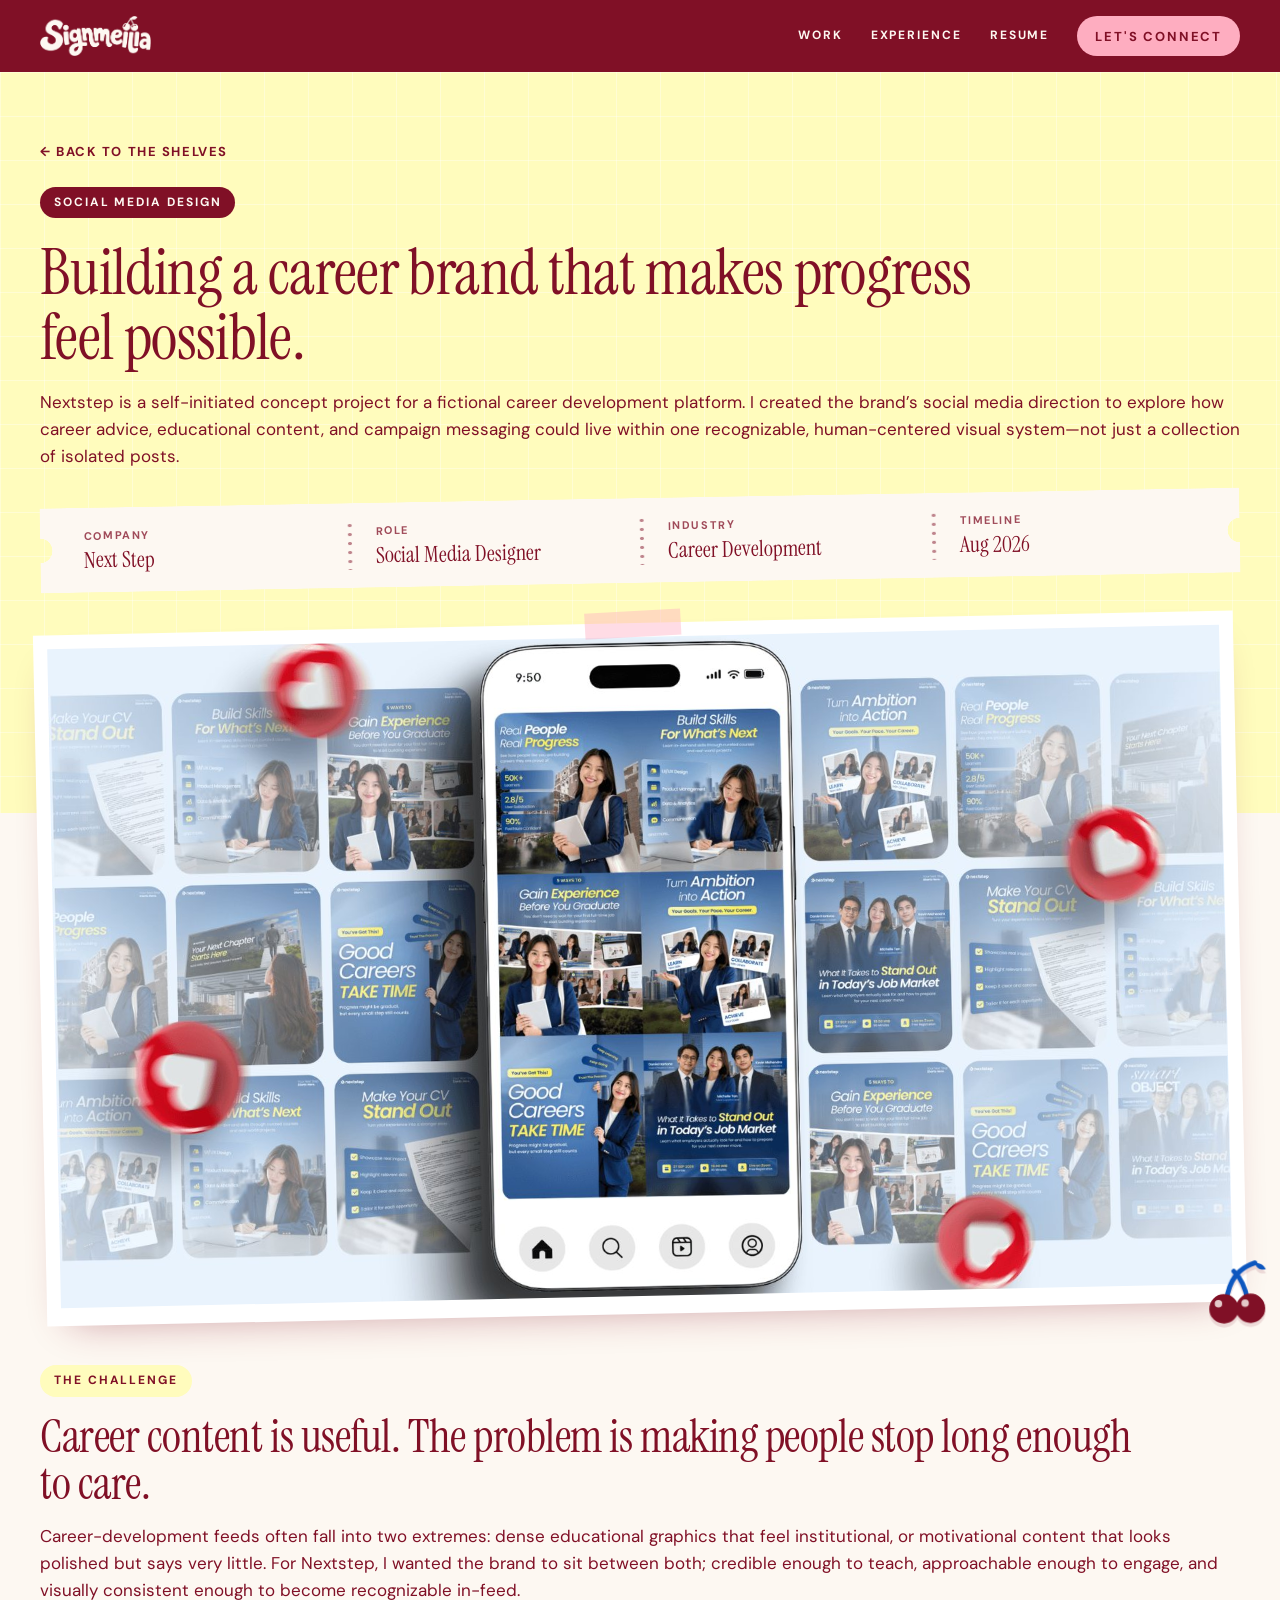
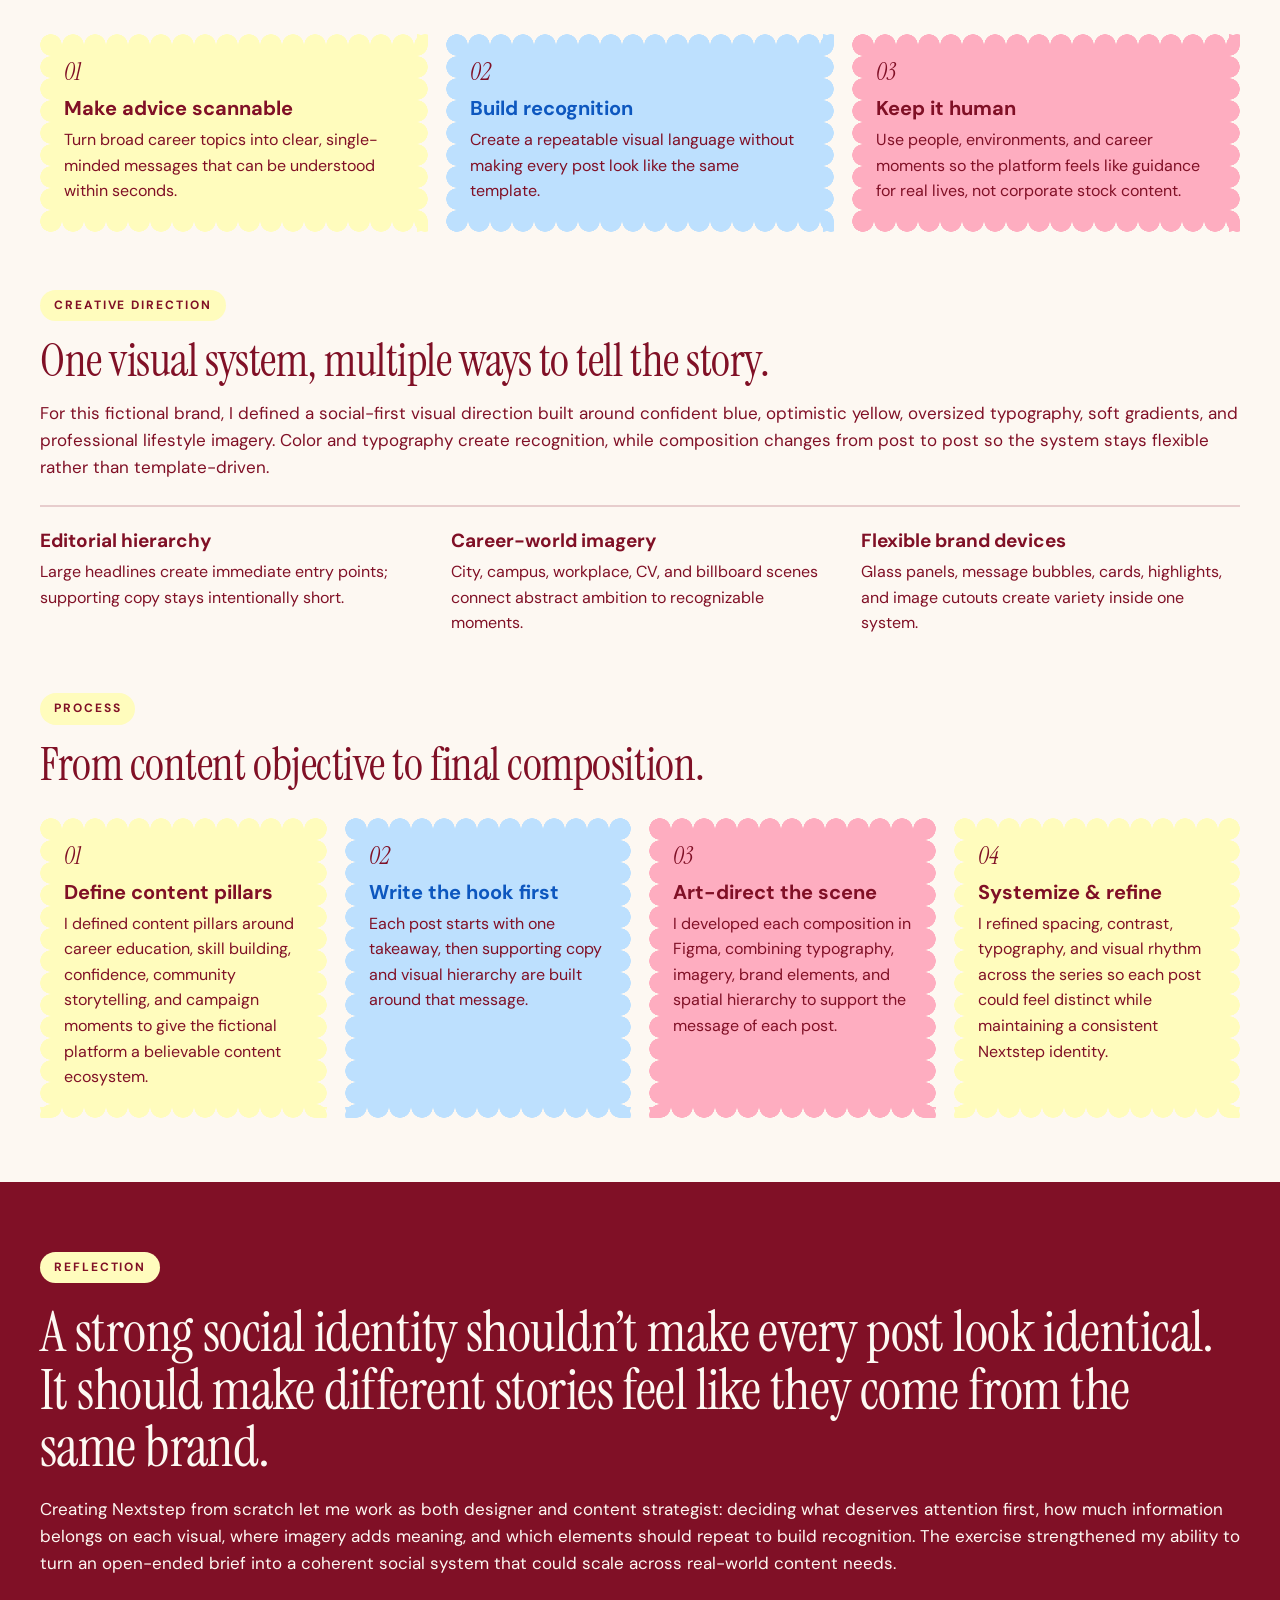
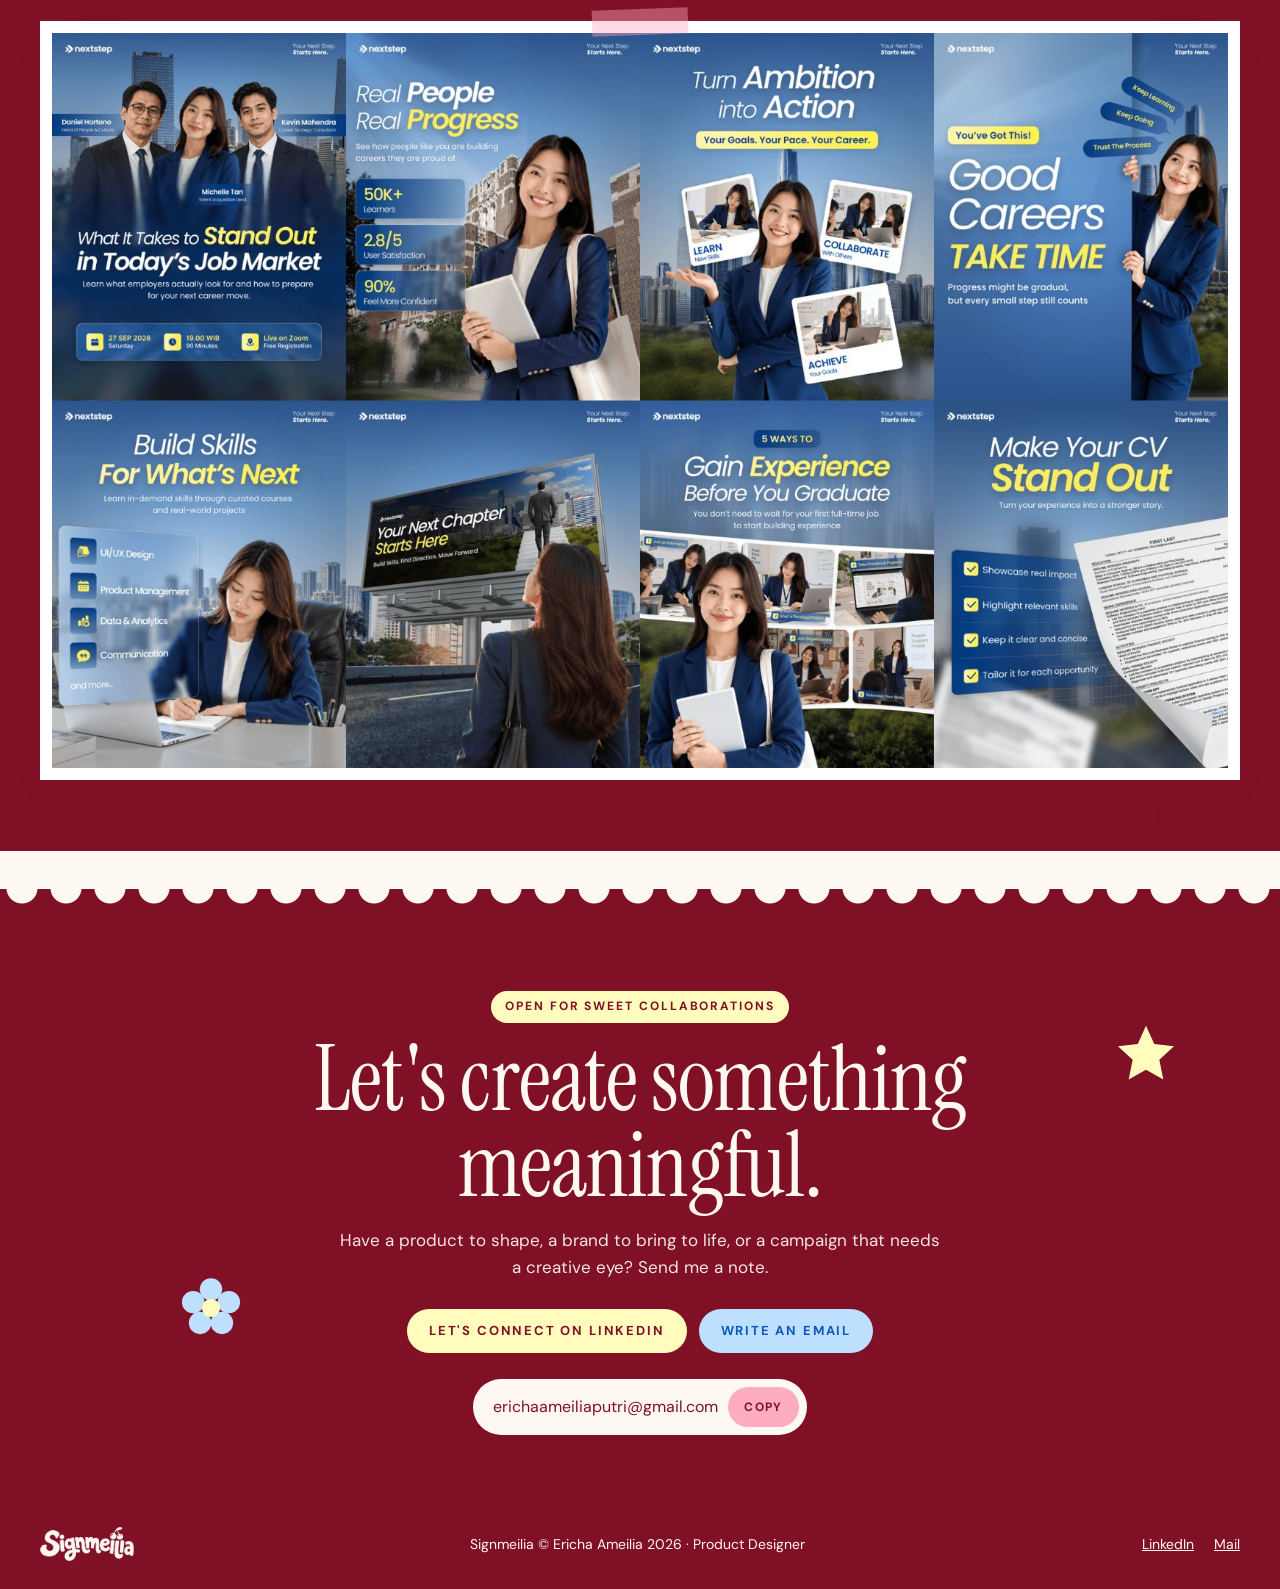
<file: work/nextstep.html>
<!doctype html>
<html lang="en">
<head>
<meta charset="utf-8">
<meta name="viewport" content="width=device-width,initial-scale=1,viewport-fit=cover">
<title>NextStep · Signmeilia</title>
<link rel="icon" type="image/svg+xml" href="../assets/favicon.svg?v=3">
<link rel="preconnect" href="https://fonts.googleapis.com">
<link rel="stylesheet" href="https://fonts.googleapis.com/css2?family=Instrument+Serif:ital@0;1&family=DM+Sans:ital,opsz,wght@0,9..40,400;0,9..40,500;0,9..40,700;1,9..40,400&display=swap">
<style>
/* Case study pages: same candy-shop system as the homepage.
   Hero in the project's card colour, cover as a big polaroid, sections as sticker cards. */
:root{
  --cream:#FDF8F2;--butter:#FFFCBD;--sky:#BDE0FE;--blue:#0D57BF;--pink:#FEADC0;--maroon:#801026;
  --pink-soft:rgba(254,173,192,.42);--grid:rgba(254,173,192,.55);
  --display:"Instrument Serif","Iowan Old Style",Georgia,serif;
  --body:"DM Sans","Helvetica Neue",Arial,sans-serif;
  --gutter-l:max(16px,env(safe-area-inset-left,0px));--gutter-r:max(16px,env(safe-area-inset-right,0px));
  --wrap:1120px;--navh:72px;--accent:var(--sky);
  color-scheme:light;
}
.accent-sky{--accent:var(--sky)}.accent-pink{--accent:var(--pink)}.accent-butter{--accent:var(--butter)}
*{box-sizing:border-box}
html{scroll-behavior:smooth;overflow-x:clip;scroll-padding-top:var(--navh);padding-top:env(safe-area-inset-top,0px);padding-bottom:env(safe-area-inset-bottom,0px)}
body{margin:0;background:var(--cream);color:var(--maroon);font-family:var(--body);font-size:17px;line-height:1.6;-webkit-font-smoothing:antialiased}
img{max-width:100%;height:auto;display:block}
a{color:inherit}
h1,h2,h3{font-family:var(--display);font-weight:400;margin:0;line-height:1.02;text-wrap:balance;letter-spacing:-.01em}
p{margin:0}
.wrap{max-width:var(--wrap);margin-inline:auto;padding-left:var(--gutter-l);padding-right:var(--gutter-r)}
.label{display:inline-flex;align-items:center;font-size:12px;font-weight:700;letter-spacing:.16em;text-transform:uppercase;padding:6px 14px;border-radius:999px}
.label.sky{background:var(--sky);color:var(--blue)}.label.pink{background:var(--pink)}.label.butter{background:var(--butter)}.label.maroon{background:var(--maroon);color:var(--cream)}
.btn{display:inline-flex;align-items:center;justify-content:center;min-height:44px;padding:10px 22px;border-radius:999px;font:700 13px/1 var(--body);letter-spacing:.14em;text-transform:uppercase;text-decoration:none;border:0;cursor:pointer;transition:transform .18s ease}
.btn:hover{transform:translateY(-2px) rotate(-1deg)}
.btn:focus-visible,a:focus-visible,button:focus-visible{outline:3px solid var(--blue);outline-offset:3px}
.btn.pink{background:var(--pink);color:var(--maroon)}.btn.butter{background:var(--butter);color:var(--maroon)}.btn.sky{background:var(--sky);color:var(--blue)}

/* wavy sticker edge */
.wavy{--r:11px;position:relative;
  -webkit-mask:radial-gradient(circle at 50% 100%,#000 calc(var(--r) - .5px),#0000 var(--r)) 0 0/calc(2*var(--r)) var(--r) repeat-x,radial-gradient(circle at 50% 0,#000 calc(var(--r) - .5px),#0000 var(--r)) 0 100%/calc(2*var(--r)) var(--r) repeat-x,radial-gradient(circle at 100% 50%,#000 calc(var(--r) - .5px),#0000 var(--r)) 0 0/var(--r) calc(2*var(--r)) repeat-y,radial-gradient(circle at 0 50%,#000 calc(var(--r) - .5px),#0000 var(--r)) 100% 0/var(--r) calc(2*var(--r)) repeat-y,linear-gradient(#000 0 0) 50% 50%/calc(100% - 2*var(--r)) calc(100% - 2*var(--r)) no-repeat;
  mask:radial-gradient(circle at 50% 100%,#000 calc(var(--r) - .5px),#0000 var(--r)) 0 0/calc(2*var(--r)) var(--r) repeat-x,radial-gradient(circle at 50% 0,#000 calc(var(--r) - .5px),#0000 var(--r)) 0 100%/calc(2*var(--r)) var(--r) repeat-x,radial-gradient(circle at 100% 50%,#000 calc(var(--r) - .5px),#0000 var(--r)) 0 0/var(--r) calc(2*var(--r)) repeat-y,radial-gradient(circle at 0 50%,#000 calc(var(--r) - .5px),#0000 var(--r)) 100% 0/var(--r) calc(2*var(--r)) repeat-y,linear-gradient(#000 0 0) 50% 50%/calc(100% - 2*var(--r)) calc(100% - 2*var(--r)) no-repeat}
.sky{background:var(--sky)}.pink{background:var(--pink)}.butter{background:var(--butter)}.creamy{background:#fff}
.sky h3,.sky .tag{color:var(--blue)}

/* polaroid shot + tape */
.shot{margin:0;background:#fff;padding:12px;box-shadow:0 18px 40px -24px rgba(128,16,38,.45);position:relative}
.shot img{width:100%}
.shot figcaption{font-family:var(--display);font-style:italic;font-size:20px;text-align:center;padding-top:10px}
.tape{position:absolute;width:96px;height:26px;background:var(--pink-soft);z-index:2}
.tape.top{top:-13px;left:50%;transform:translateX(-50%) rotate(-2deg)}
.tape.tl{top:-10px;left:-24px;transform:rotate(-28deg);background:rgba(189,224,254,.85)}
.tape.tr{top:-10px;right:-24px;transform:rotate(28deg);background:rgba(255,252,189,.95)}
.stk{position:absolute;pointer-events:none;filter:drop-shadow(0 4px 0 rgba(128,16,38,.12))}
.stk svg{display:block;width:100%;height:100%}

/* NAV (same behaviour as homepage) */
.nav{position:sticky;top:env(safe-area-inset-top,0px);z-index:30;height:var(--navh);background:var(--maroon);color:var(--cream);transition:background-color .35s ease}
.nav .wrap{display:flex;align-items:center;justify-content:space-between;gap:24px;width:100%;height:var(--navh);margin-top:0;border-radius:0;transition:width .5s cubic-bezier(.2,.7,.2,1),height .5s cubic-bezier(.2,.7,.2,1),margin-top .5s cubic-bezier(.2,.7,.2,1),border-radius .5s ease,padding .5s ease,background-color .35s ease,box-shadow .5s ease}
.wordmark{display:block;line-height:0;flex:none}.wordmark img{height:40px;width:auto;transition:height .4s ease}
.nav ul{list-style:none;margin:0;padding:0;display:flex;align-items:center;gap:28px;font-size:12px;font-weight:700;letter-spacing:.16em;text-transform:uppercase}
.nav ul a{text-decoration:none;color:var(--cream)}
.nav ul a:not(.btn):hover{color:var(--pink);text-decoration:underline;text-decoration-thickness:2px;text-underline-offset:5px}
.nav .btn{min-height:40px;padding:8px 18px;color:var(--maroon)}
.nav.pill{background:transparent}
.nav.pill .wrap{width:min(660px,calc(100% - 24px));height:calc(var(--navh) - 16px);margin-top:8px;border-radius:999px;padding-left:22px;padding-right:8px;background:var(--maroon);box-shadow:0 14px 30px -14px rgba(128,16,38,.55)}
.nav.pill .wordmark img{height:32px}

/* HERO */
.cs-hero{background:var(--accent);background-image:linear-gradient(rgba(255,255,255,.35) 1px,transparent 1px),linear-gradient(90deg,rgba(255,255,255,.35) 1px,transparent 1px);background-size:44px 44px;padding-block:clamp(36px,5vw,64px) clamp(150px,18vw,230px)}
.cs-hero .wrap{display:grid;gap:18px;justify-items:start}
.back{font-size:13px;font-weight:700;letter-spacing:.12em;text-transform:uppercase;text-decoration:none;padding:6px 0}
.back:hover{text-decoration:underline;text-underline-offset:5px}
.cs-hero h1{font-size:clamp(38px,5vw,70px);max-width:24ch;margin-top:4px}
.lede{font-size:clamp(17px,1.3vw,19px);max-width:62ch}
.meta{list-style:none;margin:10px 0 0;padding:16px 10px;display:grid;grid-template-columns:repeat(4,auto);background:var(--cream);transform:rotate(-1deg);
  -webkit-mask:radial-gradient(circle at 0 50%,#0000 12px,#000 12.5px) left/51% 100% no-repeat,radial-gradient(circle at 100% 50%,#0000 12px,#000 12.5px) right/51% 100% no-repeat;
  mask:radial-gradient(circle at 0 50%,#0000 12px,#000 12.5px) left/51% 100% no-repeat,radial-gradient(circle at 100% 50%,#0000 12px,#000 12.5px) right/51% 100% no-repeat}
.meta li{display:grid;gap:2px;padding:2px 26px}
.meta li+li{background:radial-gradient(circle,rgba(128,16,38,.5) 1.6px,transparent 2px) left top/4px 9px repeat-y}
.meta span{font-size:11px;font-weight:700;letter-spacing:.14em;text-transform:uppercase;opacity:.75}
.meta b{font-family:var(--display);font-weight:400;font-size:22px;line-height:1.15}
.cover-wrap{max-width:calc(var(--wrap) - 40px);margin:calc(-1 * clamp(120px,15vw,190px)) auto 0;padding-inline:var(--gutter-l) var(--gutter-r);position:relative;z-index:2}
.cover{transform:rotate(-1.2deg);padding:14px 14px 18px}
.cover-cherry{width:64px;height:70px;right:-22px;bottom:-26px;color:var(--maroon)}

/* SECTIONS */
main{padding-bottom:clamp(40px,6vw,80px)}
.cs-block .wrap{padding-block:clamp(56px,7vw,104px) 0;display:grid;gap:22px;justify-items:start}
.cs-block h2{font-size:clamp(32px,4vw,54px);max-width:22ch}
.cs-block .body{max-width:66ch;font-size:18px}
.subhead{font-size:13px;font-weight:700;letter-spacing:.14em;text-transform:uppercase;margin-top:14px}
.cards{display:grid;grid-template-columns:repeat(var(--cols,3),minmax(0,1fr));gap:18px;width:100%;margin-top:8px}
.card{padding:30px 28px;display:grid;gap:8px;align-content:start}
.card h3{font-size:26px}
.card p{font-size:16px}
.card .foot{font-family:var(--display);font-style:italic;font-size:19px;margin-top:6px}
.tag{font-size:11px;font-weight:700;letter-spacing:.16em;text-transform:uppercase}
.flow{list-style:none;margin:6px 0 0;padding:0;display:flex;flex-wrap:wrap;align-items:center;gap:10px}
.flow li{display:flex;align-items:center;gap:10px}
.flow .step{background:var(--accent);padding:10px 18px;border-radius:999px;font-weight:700;font-size:15px}
.accent-sky .flow .step{color:var(--blue)}
.flow .sep{width:26px;height:18px;color:var(--maroon);display:inline-block}
.flow .sep svg{width:100%;height:100%}
.chips{list-style:none;margin:0;padding:0;display:flex;flex-wrap:wrap;gap:8px}
.chips li{background:#fff;box-shadow:inset 0 0 0 2px var(--maroon);padding:7px 14px;border-radius:999px;font-size:14px;font-weight:500}
.compare{display:grid;grid-template-columns:1fr 1fr;gap:18px;width:100%}
.compare .col{padding:30px 30px 32px;display:grid;gap:10px;align-content:start}
.compare h3{font-size:28px}
.compare ul{margin:4px 0 0;padding:0;list-style:none;display:grid;gap:8px}
.compare li{position:relative;padding-left:26px}
.compare li::before{content:"";position:absolute;left:0;top:.45em;width:14px;height:14px;border-radius:50%;background:var(--maroon)}
.compare .creamy li::before{background:var(--pink)}
.one{width:100%;margin-top:14px}
.pair{display:grid;grid-template-columns:1fr 1fr;gap:28px;width:100%;margin-top:14px}
.pair .shot:nth-child(1){transform:rotate(-1deg)}.pair .shot:nth-child(2){transform:rotate(1deg)}
.showcase{display:grid;gap:40px;width:100%;margin-top:14px}
.show{display:grid;grid-template-columns:1.35fr 1fr;gap:40px;align-items:center}
.show:nth-child(even) .shot{order:2}
.show .shot{transform:rotate(-1deg)}.show:nth-child(even) .shot{transform:rotate(1deg)}
.show h3{font-size:clamp(28px,3vw,38px);margin-bottom:10px}
.features{display:grid;grid-template-columns:repeat(3,1fr);gap:24px;width:100%;margin-top:8px}
.feature{display:grid;gap:8px;align-content:start}
.feature .shot{padding:10px;margin-bottom:10px}
.feature h3{font-size:26px}
.screens{display:grid;grid-template-columns:repeat(auto-fill,minmax(230px,1fr));gap:26px 22px;width:100%;margin-top:14px}
.screen{margin:0;display:grid;gap:12px;align-content:start}
.screen img{border-radius:22px;background:#fff;box-shadow:0 0 0 8px #fff,0 18px 34px -22px rgba(128,16,38,.5)}
.screen figcaption{display:grid;gap:2px;padding-top:6px;font-size:14px}
.screen figcaption b{font-size:15px}
.videos{display:grid;grid-template-columns:repeat(auto-fill,minmax(200px,1fr));gap:22px;width:100%;margin-top:14px}
.videos:has(.wide){grid-template-columns:repeat(auto-fill,minmax(320px,1fr))}
.vid{display:grid;gap:10px;text-decoration:none;align-content:start}
.vid .frame{position:relative;display:block;background:#fff;padding:10px;box-shadow:0 18px 34px -22px rgba(128,16,38,.5);transition:transform .25s ease}
.vid:hover .frame{transform:rotate(-1.5deg) translateY(-4px)}
.vid img{width:100%;object-fit:cover}
.vid.tall img{aspect-ratio:9/16}.vid.wide img{aspect-ratio:16/9}
.play{position:absolute;inset:0;margin:auto;width:60px;height:60px;border-radius:50%;background:var(--maroon);color:var(--cream);display:grid;place-items:center;box-shadow:0 0 0 4px #fff}
.play svg{width:26px;height:26px;margin-left:3px}
.vcap{display:grid;gap:4px;font-size:15px}
.vcap b{font-family:var(--display);font-weight:400;font-size:24px;line-height:1.1}

/* reflection band */
.reflect{background:var(--maroon);color:var(--cream);margin-top:clamp(64px,8vw,110px)}
.reflect .wrap{padding-block:clamp(64px,8vw,110px);display:grid;gap:22px;justify-items:start}
.narrow{max-width:900px}
.reflect h2{font-size:clamp(34px,4.4vw,60px);color:var(--cream)}
.reflect p{font-size:18px;max-width:64ch}

/* next project */
.next{background:var(--cream);background-image:linear-gradient(90deg,var(--pink-soft) 50%,transparent 0),linear-gradient(var(--pink-soft) 50%,transparent 0);background-size:36px 36px}
.next .wrap{padding-block:clamp(56px,7vw,96px)}
.next-card{display:grid;grid-template-columns:1fr 1.1fr;gap:28px;align-items:center;padding:34px;text-decoration:none;transition:transform .25s ease}
.next-card:hover{transform:rotate(-.6deg) translateY(-3px)}
.next-text{display:grid;gap:12px;justify-items:start}
.next-text b{font-family:var(--display);font-weight:400;font-size:clamp(34px,4vw,54px);line-height:1}
.next-card.sky .next-text b,.next-card.sky .next-text>span:last-child{color:var(--blue)}
.next-img{background:#fff;padding:10px;transform:rotate(2deg)}

/* CTA + footer */
.cta{background:var(--maroon);color:var(--cream);text-align:center}
.cta .wrap{padding-block:clamp(64px,8vw,110px) clamp(40px,5vw,64px)}
.cta h2{font-size:clamp(44px,7vw,100px);line-height:.96;margin:14px auto 18px;max-width:18ch;color:var(--cream)}
.cta p{max-width:50ch;margin:0 auto 28px}
.cta .actions{display:flex;flex-wrap:wrap;justify-content:center;gap:12px;margin-bottom:26px}
.email{display:inline-flex;flex-wrap:wrap;align-items:center;justify-content:center;gap:10px;background:var(--cream);color:var(--maroon);border-radius:999px;padding:8px 8px 8px 20px;max-width:100%}
.email code{font-family:var(--body);font-size:16px;user-select:all;overflow-wrap:anywhere}
.email button{appearance:none;border:0;cursor:pointer;border-radius:999px;background:var(--pink);color:var(--maroon);font:700 12px/1 var(--body);letter-spacing:.12em;text-transform:uppercase;padding:12px 16px;min-height:40px}
.footer{background:var(--maroon);color:var(--cream)}
.footer .wrap{padding-block:28px;display:flex;flex-wrap:wrap;justify-content:space-between;align-items:center;gap:14px 24px;font-size:14px}
.footer .flogo{height:34px;width:auto}
.footer ul{list-style:none;margin:0;padding:0;display:flex;gap:20px}

/* scroll reveal */
.js .reveal{opacity:0;transform:translateY(28px);transition:opacity .7s ease,transform .8s cubic-bezier(.2,.7,.2,1)}
.js .reveal.in{opacity:1;transform:none}
.js .reveal.d1{transition-delay:.08s}.js .reveal.d2{transition-delay:.16s}.js .reveal.d3{transition-delay:.24s}
.js .show.reveal.in .shot,.js .pair .shot.reveal.in{transform:rotate(-1deg)}
@media (prefers-reduced-motion:reduce){.js .reveal{opacity:1;transform:none;transition:none}.nav,.nav .wrap,.btn,.vid .frame,.next-card{transition:none}}

/* TABLET */
@media (max-width:1024px){
  .meta{grid-template-columns:repeat(2,auto);row-gap:12px}
  .meta li:nth-child(3){background:none}
  .features{grid-template-columns:1fr 1fr}
  .cards{grid-template-columns:repeat(2,minmax(0,1fr))}
}
@media (max-width:880px){
  :root{--navh:64px}
  .nav ul li:not(.cta-li){display:none}
  .wordmark img{height:34px}
  .nav.pill .wrap{width:min(420px,calc(100% - 24px))}
  .nav.pill .wordmark img{height:28px}
  .show{grid-template-columns:1fr;gap:18px}
  .show:nth-child(even) .shot{order:0}
  .next-card{grid-template-columns:1fr}
}
@media (max-width:640px){
  .compare,.pair,.features,.cards{grid-template-columns:1fr}
  .meta{grid-template-columns:1fr 1fr;padding:14px 4px}
  .meta li{padding:2px 14px}
  .meta b{font-size:18px}
  .screens{grid-template-columns:1fr 1fr;gap:20px 14px}
  .videos,.videos:has(.wide){grid-template-columns:1fr 1fr}
  .videos:has(.wide) .wide{grid-column:1 / -1}
  .card{padding:24px 22px}
  .cover-cherry{width:46px;height:50px;right:-8px}
  .next-card{padding:24px}
  .email{width:100%;padding-left:14px}
  .footer .wrap{flex-direction:column;align-items:flex-start}
}

/* grid-paper band for alternate sections */
.cs-block.tint-accent{margin-top:clamp(56px,7vw,104px);background-image:linear-gradient(var(--grid) 1px,transparent 1px),linear-gradient(90deg,var(--grid) 1px,transparent 1px);background-size:44px 44px}
.cs-block.tint-accent .wrap{padding-block:clamp(56px,7vw,104px)}
.cs-block.tint-accent + .cs-block .wrap{padding-top:clamp(56px,7vw,104px)}
.videos.single{grid-template-columns:minmax(0,820px)}
.videos.single .tall{max-width:320px}
@media (max-width:640px){.videos.single{grid-template-columns:1fr}.videos.single .tall{max-width:none}}

/* side-by-side section: text left, screenshot right */
.split{display:grid;grid-template-columns:minmax(0,1fr) minmax(0,1.05fr);gap:clamp(28px,4vw,56px);align-items:center;width:100%}
.split-text{display:grid;gap:22px;justify-items:start;align-content:center}
.split-text h2{max-width:16ch}
.split-media .shot{transform:rotate(1.2deg)}
.split-media .shot img{max-height:560px;width:100%;object-fit:contain;background:#fff}
@media (max-width:880px){.split{grid-template-columns:1fr}.split-media .shot img{max-height:none}}

/* ===== Framer-matched layouts (override the earlier generic section styles) ===== */
.cs-block .wrap{display:block;padding-block:clamp(52px,6.5vw,104px) 0}
.cs-block .wrap>*+*,.split-text>*+*{margin-top:16px}
.cs-block h2{font-size:clamp(30px,3.6vw,50px);max-width:24ch}
.cs-block .body{font-size:17px;max-width:72ch}
.split-text .body{max-width:none}
.num{display:block;font-family:var(--display);font-style:italic;font-size:24px;line-height:1;margin-bottom:6px}
.cs-block .cards{display:grid;grid-template-columns:repeat(var(--cols,3),minmax(0,1fr));gap:18px;margin-top:30px}
.cs-block .card{padding:26px 24px 28px;gap:6px}
.cs-block .card h3{font-size:24px}
.cols{display:grid;grid-template-columns:repeat(var(--cols,3),minmax(0,1fr));gap:22px 32px;margin-top:30px}
.colitem{display:grid;gap:6px;align-content:start}
.colitem h3{font-size:24px}
.colitem p{font-size:16px}
.cols.small h3{font-size:20px}.cols.small p{font-size:15px}
.cs-block .flow{margin-top:24px}
.flow.center{justify-content:center}
.flow.vert{flex-direction:column;align-items:flex-start;gap:8px}
.flow.vert li{flex-direction:column;align-items:flex-start;gap:8px}
.flow.vert .step{font-size:18px;padding:12px 24px}
.down{font-size:22px;line-height:1;padding-left:24px}
.cs-block .compare{margin-top:30px;align-items:stretch}
.cs-block .compare.joined{grid-template-columns:1fr auto 1fr;align-items:center}
.joiner{font-size:30px;font-family:var(--display)}
.cs-block .one{margin-top:30px}
.cs-block .pair{margin-top:30px;gap:24px}
.pair.stacked{grid-template-columns:1fr}
.pair-item{display:grid;gap:10px}
.mini{font-size:11px;font-weight:700;letter-spacing:.16em;text-transform:uppercase}
.gallery{display:grid;grid-template-columns:repeat(var(--cols,3),minmax(0,1fr));gap:26px 22px;margin-top:30px;width:100%}
.gallery.screens{grid-template-columns:repeat(var(--cols,3),minmax(0,1fr))}
.g-item{margin:0;display:grid;gap:14px;align-content:start}
.g-item figcaption{display:grid;gap:4px;font-size:15px}
.g-item figcaption b{font-family:var(--display);font-weight:400;font-size:24px;line-height:1.1}
.g-item figcaption i{font-weight:700;font-style:normal;font-size:15px}
.gallery.screens .screen-img{width:100%;max-width:280px;border-radius:22px;background:#fff;box-shadow:0 0 0 8px #fff,0 18px 34px -22px rgba(128,16,38,.5)}
.gallery.screens figcaption b{font-family:var(--body);font-weight:700;font-size:16px}
.cs-block .videos{display:grid;grid-template-columns:repeat(var(--cols,1),minmax(0,1fr));gap:24px;margin-top:30px}
.split-media .videos{margin-top:0}
.cs-block .videos.single{grid-template-columns:1fr}
.v-item{display:grid;gap:10px;align-content:start}
.v-item h3{font-size:24px}
.v-item p{font-size:15px}
.cs-block .vid.tall{max-width:340px}
.split-media .vid.tall{max-width:300px;margin-inline:auto}
.chips-label{font-size:11px;font-weight:700;letter-spacing:.16em;text-transform:uppercase;margin-top:8px}
.chipset{display:grid;gap:10px;margin-top:22px}
.v-item .chips{margin-top:2px}
.rows{list-style:none;margin:30px 0 0;padding:0}
.rows li{display:grid;grid-template-columns:70px minmax(0,1fr) minmax(0,1.6fr);gap:24px;align-items:baseline;padding:20px 0;background:radial-gradient(circle,rgba(128,16,38,.4) 1.4px,transparent 1.8px) left top/9px 4px repeat-x}
.rows li:first-child{background:none}
.rows h3{font-size:26px}
.rows .num{margin:0}
.bodycols{display:grid;grid-template-columns:1fr 1fr;gap:28px 48px;margin-top:20px}
.bodycols .body{max-width:none}
.headsplit{display:grid;grid-template-columns:1fr 1fr;gap:28px 48px;align-items:end;margin-top:16px}
.headsplit .body{max-width:none}
.split{grid-template-columns:minmax(0,1fr) minmax(0,1fr);gap:clamp(28px,5vw,72px)}
.split.narrow-aside{grid-template-columns:minmax(0,1.5fr) minmax(0,.6fr)}
.split.media-left .split-media{order:-1}
.split.media-left.narrow-aside{grid-template-columns:minmax(0,.6fr) minmax(0,1.5fr)}
.split-text h2{max-width:none}
.split-media .shot{transform:rotate(1deg)}
.split.media-left .split-media .shot{transform:rotate(-1deg)}
.split-media .shot img{max-height:520px;object-fit:contain;background:#fff}
.split-media .cards{margin-top:0}
.split-media .gallery{margin-top:0}
.reflect .wrap{display:grid;gap:20px;justify-items:start}
.reflect .bodycols{width:100%;margin-top:4px}
.reflect .bodycols p,.reflect .onebody p{font-size:17px;max-width:none}
.reflect .onebody{max-width:80ch}
.reflect .one{width:100%;margin-top:24px}
@media (max-width:1024px){
  .cs-block .cards[style*="--cols:4"],.cols[style*="--cols:4"],.gallery[style*="--cols:4"],.cs-block .videos[style*="--cols:4"]{grid-template-columns:repeat(2,minmax(0,1fr))}
}
@media (max-width:880px){
  .split,.split.narrow-aside,.split.media-left.narrow-aside,.bodycols,.headsplit{grid-template-columns:1fr}
  .split.media-left .split-media{order:0}
  .cs-block .compare.joined{grid-template-columns:1fr}
  .joiner{display:none}
  .cs-block .cards,.cols,.gallery.shots{grid-template-columns:repeat(2,minmax(0,1fr))}
  .rows li{grid-template-columns:50px minmax(0,1fr);gap:6px 16px}
  .rows li p{grid-column:2}
}
@media (max-width:640px){
  .cs-block .cards,.cols,.gallery.shots,.cs-block .cards[style*="--cols:4"],.cols[style*="--cols:4"]{grid-template-columns:1fr}
  .gallery.screens,.gallery.screens[style*="--cols:4"]{grid-template-columns:repeat(2,minmax(0,1fr))}
  .gallery.screens[style*="--cols:1"]{grid-template-columns:minmax(0,260px)}
  .cs-block .videos[style*="--cols:3"]{grid-template-columns:1fr}
  .cs-block .vid.tall{max-width:none}
}
.split-text{gap:0}
main{overflow-x:clip}
@media (max-width:640px){.tape.tr{right:-8px}.tape.tl{left:-8px}}

/* hero text fills the width */
.cs-hero h1{max-width:none}
.cs-hero .lede{max-width:none}

/* closing section + footer: same as the homepage */
.band{position:relative}
.scallop-top::before{content:"";position:absolute;left:0;right:0;top:-1px;height:22px;pointer-events:none;z-index:2;background:radial-gradient(circle at 50% 0,var(--edge) 15px,transparent 16px) 0 0/44px 22px repeat-x}
.cta{--edge:var(--cream)}
.cta p{opacity:.92}
.cta .stk{width:64px;height:64px}
.cta .stk.c2{right:8%;top:22%;--rot:10deg}
.cta .stk.c3{left:14%;bottom:26%;--rot:8deg}
.float{animation:bob 4.5s ease-in-out infinite}
.float.d1{animation-delay:-1.2s}.float.d2{animation-delay:-2.4s}
@keyframes bob{0%,100%{transform:translateY(0) rotate(var(--rot,0deg))}50%{transform:translateY(-10px) rotate(calc(var(--rot,0deg) + 4deg))}}
.email button:hover{background:var(--butter)}
.footer a{color:var(--cream)}
@media (max-width:560px){.cta .stk{width:40px;height:40px}.cta .stk.c2{right:4%;top:3%}.cta .stk.c3{left:4%;top:3%;bottom:auto}}
@media (prefers-reduced-motion:reduce){.float{animation:none}}

/* section headings fill the available width */
.cs-block h2,.cs-block .split-text h2,.reflect h2,.cs-hero h1{max-width:none;text-wrap:pretty}

/* content fills up to 1200px wide */
:root{--wrap:calc(1200px + 32px)}
.cs-block .body,.split-text .body,.bodycols .body,.headsplit .body,.cs-hero .lede,.reflect p,.reflect .onebody,.reflect .bodycols p{max-width:none}
.cover-wrap{max-width:var(--wrap)}

/* yellow labels always use maroon text so they stay readable on dark bands */
.label.butter,.label.pink{color:var(--maroon)}
.flow .sep{width:18px;height:18px}

/* vertical flow: arrows centred under each step */
.flow.vert{align-items:center}
.flow.vert li{align-items:center}
.down{padding-left:0}
/* project details ticket spans the full 1200px */
.cs-hero .wrap{justify-items:stretch}
.cs-hero .back,.cs-hero .label{justify-self:start}
.meta{width:100%;grid-template-columns:repeat(4,minmax(0,1fr));padding:18px 16px}
.meta li{padding:2px 28px}
/* divider between the section intro and its columns */
.cols{border-top:2px solid rgba(128,16,38,.18);padding-top:26px}
/* tapes: one direction, sitting on the top edge only */
.shot .tape.top{top:-12px;transform:translateX(-50%) rotate(-2deg)}
.cs-block .gallery,.cs-block .pair,.cs-block .one{margin-top:38px}
/* more room between images and the text under them */
.g-item{gap:24px}
.pair-item{gap:14px}
@media (max-width:1024px){.meta{grid-template-columns:repeat(2,minmax(0,1fr))}}

/* h3: Instrument Serif has no bold, so subheads use DM Sans bold */
.cs-block h3,.reflect h3,.g-item figcaption b,.gallery.screens figcaption b{font-family:var(--body);font-weight:700;letter-spacing:0;line-height:1.25}
.cs-block .card h3,.v-item h3,.rows h3{font-size:20px}
.colitem h3,.g-item figcaption b{font-size:19px}
.cols.small h3,.gallery.screens figcaption b{font-size:16px}
.compare h3{font-size:22px}
.btn.maroon{background:var(--maroon);color:var(--cream)}

/* full-width flows: steps stretch across the 1200px row */
.cs-block .wrap>.flow:not(.vert){display:flex;flex-wrap:nowrap;width:100%;gap:10px}
.cs-block .wrap>.flow:not(.vert) li{flex:1 1 0;min-width:0}
.cs-block .wrap>.flow:not(.vert) .step{flex:1;text-align:center}

/* cover image in 16:9 */
.cover img{aspect-ratio:16/9;object-fit:cover}

/* next project: a preview of the next page's hero */
.next{background-color:var(--na);background-image:linear-gradient(rgba(255,255,255,.35) 1px,transparent 1px),linear-gradient(90deg,rgba(255,255,255,.35) 1px,transparent 1px);background-size:44px 44px}
.cta{--edge:var(--na)}
.next .wrap{padding-block:clamp(64px,8vw,112px)}
.next-link{display:grid;grid-template-columns:minmax(0,1fr) minmax(0,1.05fr);gap:clamp(28px,5vw,72px);align-items:center;text-decoration:none}
.next-text{display:grid;gap:16px;justify-items:start}
.next-name{font-family:var(--display);font-weight:400;font-size:clamp(56px,8vw,120px);line-height:.9;letter-spacing:-.02em}
.next-title{font-size:18px;max-width:46ch}
.next-btn{margin-top:6px}
.next-img{position:relative;display:block;background:#fff;padding:12px;transform:rotate(3deg);box-shadow:0 22px 44px -26px rgba(128,16,38,.55);transition:transform .35s cubic-bezier(.2,.7,.2,1)}
.next-img img{width:100%;aspect-ratio:16/9;object-fit:cover}
.next-link:hover .next-img{transform:rotate(0) scale(1.02)}
.next-link:hover .next-btn{transform:translateY(-2px) rotate(-1deg)}
@media (max-width:880px){.next-link{grid-template-columns:1fr}.cs-block .wrap>.flow:not(.vert){flex-wrap:wrap}.cs-block .wrap>.flow:not(.vert) li{flex:0 1 auto}}
@media (prefers-reduced-motion:reduce){.next-img{transition:none}}
.next-text .next-name{font-family:var(--display);font-weight:400;font-size:clamp(56px,8vw,120px);line-height:.9;color:var(--maroon)}
.next-text .next-title{color:var(--maroon)}

/* no next-project band: closing section sits on cream */
.cta{--edge:var(--cream)}

/* tighter rhythm between an image and the next block of text */
.cs-block .wrap{padding-block:clamp(40px,4.5vw,64px) 0}
.split{align-items:start}
.split-text{padding-top:8px}
main{padding-bottom:clamp(24px,3vw,40px)}
.reflect{margin-top:clamp(48px,5vw,72px)}
.reflect .wrap{padding-block:clamp(48px,5.5vw,80px)}
.cs-block .cols{margin-top:24px;padding-top:22px}
.cs-block .gallery,.cs-block .pair,.cs-block .one{margin-top:30px}
.cover-wrap+main .cs-block:first-child .wrap{padding-top:clamp(36px,4vw,56px)}

</style>
</head>
<body class="accent-butter" style="--na:var(--sky)">
<svg width="0" height="0" style="position:absolute" aria-hidden="true"><defs><symbol id="i-cherry" viewBox="0 0 24 26"><path d="M8 16C9 9 12 4 19 2M16 16c-1-6-3-9-5-11" stroke="#0D57BF" stroke-width="1.8" fill="none" stroke-linecap="round"/><circle cx="7" cy="19" r="5.5" fill="currentColor"/><circle cx="17" cy="19" r="5.5" fill="currentColor"/><circle cx="5" cy="17" r="1.4" fill="#FDF8F2" opacity=".8"/><circle cx="15" cy="17" r="1.4" fill="#FDF8F2" opacity=".8"/><path d="M19 2c2 0 3.5 1 4 2.5-2 .3-3.5-.3-4-2.5z" fill="#0D57BF"/></symbol><symbol id="i-bow" viewBox="0 0 36 24"><g fill="currentColor"><path d="M17 12C14 6 8 3 4 4c-3 .8-3 6.5-.5 10 2.2 3 8 3.5 13.5-2z"/><path d="M19 12c3-6 9-9 13-8 3 .8 3 6.5.5 10-2.2 3-8 3.5-13.5-2z"/><path d="M14 14l-4 9h3l4-8zM22 14l4 9h-3l-4-8z"/></g><circle cx="18" cy="12" r="3.3" fill="currentColor"/><circle cx="18" cy="12" r="1.6" fill="#FDF8F2"/></symbol><symbol id="i-star" viewBox="0 0 24 24"><path d="M12 1l3.1 6.9 7.4.8-5.5 5.1 1.5 7.4L12 17.5 5.5 21.2 7 13.8 1.5 8.7l7.4-.8z" fill="currentColor"/></symbol><symbol id="i-flower" viewBox="0 0 24 24"><g fill="currentColor"><circle cx="12" cy="5" r="4.2"/><circle cx="18.7" cy="9.8" r="4.2"/><circle cx="16.1" cy="17.6" r="4.2"/><circle cx="7.9" cy="17.6" r="4.2"/><circle cx="5.3" cy="9.8" r="4.2"/></g><circle cx="12" cy="12" r="3.4" fill="#FFFCBD"/></symbol><symbol id="i-spark" viewBox="0 0 24 24"><path d="M12 0c1 7 5 11 12 12-7 1-11 5-12 12-1-7-5-11-12-12 7-1 11-5 12-12z" fill="currentColor"/></symbol></defs></svg>
<nav class="nav" aria-label="Main">
  <div class="wrap">
    <a class="wordmark" href="../"><img src="../assets/logo-cream.png" alt="Signmeilia" width="956" height="346"></a>
    <ul>
      <li><a href="../#work">Work</a></li>
      <li><a href="../#experience">Experience</a></li>
      <li><a href="https://drive.google.com/file/d/1mpLm_2xzThRaSK9DIYI1ZF7eUO3kidff/view?usp=sharing" target="_blank" rel="noopener">Resume</a></li>
      <li class="cta-li"><a class="btn pink" href="https://www.linkedin.com/in/erichaameilia/">Let's connect</a></li>
    </ul>
  </div>
</nav>

<header class="cs-hero">
  <div class="wrap">
    <a class="back" href="../#work">&larr; Back to the shelves</a>
    <span class="label maroon">Social media design</span>
    <h1>Building a career brand that makes progress feel possible.</h1>
    <p class="lede">Nextstep is a self-initiated concept project for a fictional career development platform. I created the brand’s social media direction to explore how career advice, educational content, and campaign messaging could live within one recognizable, human-centered visual system—not just a collection of isolated posts.</p>
    <ul class="meta" aria-label="Project details">
      <li><span>Company</span><b>Next Step</b></li><li><span>Role</span><b>Social Media Designer</b></li><li><span>Industry</span><b>Career Development</b></li><li><span>Timeline</span><b>Aug 2026</b></li>
    </ul>
  </div>
</header>

<div class="cover-wrap">
  <figure class="shot cover">
    <span class="tape top"></span>
    <img src="../assets/cs-ns-cover.jpg" alt="NextStep project cover">
    <div class="stk cover-cherry" aria-hidden="true"><svg><use href="#i-cherry"/></svg></div>
  </figure>
</div>

<main>

  <section class="cs-block">
    <div class="wrap"><span class="label butter reveal">THE CHALLENGE</span><h2 class="reveal d1">Career content is useful. The problem is making people stop long enough to care.</h2><p class="body reveal d1">Career-development feeds often fall into two extremes: dense educational graphics that feel institutional, or motivational content that looks polished but says very little. For Nextstep, I wanted the brand to sit between both; credible enough to teach, approachable enough to engage, and visually consistent enough to become recognizable in-feed.</p><div class="cards" style="--cols:3">
      <div class="card wavy butter reveal">
        <span class="num">01</span>
        <h3>Make advice scannable</h3><p>Turn broad career topics into clear, single-minded messages that can be understood within seconds.</p>
        
      </div>
      <div class="card wavy sky reveal d1">
        <span class="num">02</span>
        <h3>Build recognition</h3><p>Create a repeatable visual language without making every post look like the same template.</p>
        
      </div>
      <div class="card wavy pink reveal d2">
        <span class="num">03</span>
        <h3>Keep it human</h3><p>Use people, environments, and career moments so the platform feels like guidance for real lives, not corporate stock content.</p>
        
      </div></div></div>
  </section>

  <section class="cs-block">
    <div class="wrap"><span class="label butter reveal">CREATIVE DIRECTION</span><h2 class="reveal d1">One visual system, multiple ways to tell the story.</h2><p class="body reveal d1">For this fictional brand, I defined a social-first visual direction built around confident blue, optimistic yellow, oversized typography, soft gradients, and professional lifestyle imagery. Color and typography create recognition, while composition changes from post to post so the system stays flexible rather than template-driven.</p><div class="cols" style="--cols:3">
      <div class="colitem reveal">
        
        <h3>Editorial hierarchy</h3><p>Large headlines create immediate entry points; supporting copy stays intentionally short.</p>
      </div>
      <div class="colitem reveal d1">
        
        <h3>Career-world imagery</h3><p>City, campus, workplace, CV, and billboard scenes connect abstract ambition to recognizable moments.</p>
      </div>
      <div class="colitem reveal d2">
        
        <h3>Flexible brand devices</h3><p>Glass panels, message bubbles, cards, highlights, and image cutouts create variety inside one system.</p>
      </div></div></div>
  </section>

  <section class="cs-block">
    <div class="wrap"><span class="label butter reveal">PROCESS</span><h2 class="reveal d1">From content objective to final composition.</h2><div class="cards" style="--cols:4">
      <div class="card wavy butter reveal">
        <span class="num">01</span>
        <h3>Define content pillars</h3><p>I defined content pillars around career education, skill building, confidence, community storytelling, and campaign moments to give the fictional platform a believable content ecosystem.</p>
        
      </div>
      <div class="card wavy sky reveal d1">
        <span class="num">02</span>
        <h3>Write the hook first</h3><p>Each post starts with one takeaway, then supporting copy and visual hierarchy are built around that message.</p>
        
      </div>
      <div class="card wavy pink reveal d2">
        <span class="num">03</span>
        <h3>Art-direct the scene</h3><p>I developed each composition in Figma, combining typography, imagery, brand elements, and spatial hierarchy to support the message of each post.</p>
        
      </div>
      <div class="card wavy butter reveal d3">
        <span class="num">04</span>
        <h3>Systemize &amp; refine</h3><p>I refined spacing, contrast, typography, and visual rhythm across the series so each post could feel distinct while maintaining a consistent Nextstep identity.</p>
        
      </div></div></div>
  </section>

  <section class="reflect band">
    <div class="wrap">
      <span class="label butter reveal">Reflection</span>
      <h2 class="reveal d1">A strong social identity shouldn’t make every post look identical. It should make different stories feel like they come from the same brand.</h2>
      <div class="onebody"><p class="reveal d1">Creating Nextstep from scratch let me work as both designer and content strategist: deciding what deserves attention first, how much information belongs on each visual, where imagery adds meaning, and which elements should repeat to build recognition. The exercise strengthened my ability to turn an open-ended brief into a coherent social system that could scale across real-world content needs.</p></div>
      <div class="one reveal"><figure class="shot"><span class="tape top"></span><img src="../assets/cs-ns-closing.jpg" alt="NextStep social media posts" loading="lazy"></figure></div>
    </div>
  </section>
</main>


<section class="cta band scallop-top">
  <div class="stk c2 float d1" style="color:var(--butter)"><svg><use href="#i-star"/></svg></div>
  <div class="stk c3 float d2" style="color:var(--sky)"><svg><use href="#i-flower"/></svg></div>
  <div class="wrap">
    <span class="label butter">Open for sweet collaborations</span>
    <h2>Let's create something meaningful.</h2>
    <p>Have a product to shape, a brand to bring to life, or a campaign that needs a creative eye? Send me a note.</p>
    <div class="actions">
      <a class="btn butter" href="https://www.linkedin.com/in/erichaameilia/">Let's connect on LinkedIn</a>
      <a class="btn sky" href="mailto:erichaameiliaputri@gmail.com">Write an email</a>
    </div>
    <div class="email"><code id="mail">erichaameiliaputri@gmail.com</code><button type="button" id="copy">Copy</button></div>
  </div>
</section>
<footer class="footer">
  <div class="wrap">
    <img class="flogo" src="../assets/logo-cream.png" alt="Signmeilia" width="956" height="346">
    <p>Signmeilia &copy; Ericha Ameilia 2026 &middot; Product Designer</p>
    <ul>
      <li><a href="https://www.linkedin.com/in/erichaameilia/">LinkedIn</a></li>
      <li><a href="mailto:erichaameiliaputri@gmail.com">Mail</a></li>
    </ul>
  </div>
</footer>

<script>
(function(){
  document.documentElement.classList.add('js');
  var reduce=window.matchMedia&&window.matchMedia('(prefers-reduced-motion: reduce)').matches;
  var nav=document.querySelector('.nav');
  var setPill=function(){var y=window.scrollY;if(y>90)nav.classList.add('pill');else if(y<40)nav.classList.remove('pill');};
  setPill();window.addEventListener('scroll',setPill,{passive:true});
  var els=document.querySelectorAll('.reveal');
  function showAll(){els.forEach(function(el){el.classList.add('in');});}
  if(document.visibilityState==='hidden'||reduce||!('IntersectionObserver' in window)){showAll();}
  else{
    var io=new IntersectionObserver(function(es){es.forEach(function(e){if(e.isIntersecting){e.target.classList.add('in');io.unobserve(e.target);}});},{rootMargin:'0px 0px -8% 0px',threshold:.06});
    els.forEach(function(el){io.observe(el);});
    var catchUp=function(){var lim=window.innerHeight*0.92;els.forEach(function(el){if(!el.classList.contains('in')&&el.getBoundingClientRect().top<lim)el.classList.add('in');});};
    window.addEventListener('scroll',catchUp,{passive:true});window.addEventListener('load',catchUp);
  }
  var copy=document.getElementById('copy'),mail=document.getElementById('mail');
  copy.addEventListener('click',function(){
    function done(){copy.textContent='Copied!';setTimeout(function(){copy.textContent='Copy';},1600);}
    function fallback(){var r=document.createRange();r.selectNodeContents(mail);var s=window.getSelection();s.removeAllRanges();s.addRange(r);copy.textContent='Selected';setTimeout(function(){copy.textContent='Copy';},1600);}
    if(navigator.clipboard&&navigator.clipboard.writeText){navigator.clipboard.writeText(mail.textContent).then(done,fallback);}else{fallback();}
  });
})();
</script>
</body>
</html>
</file>
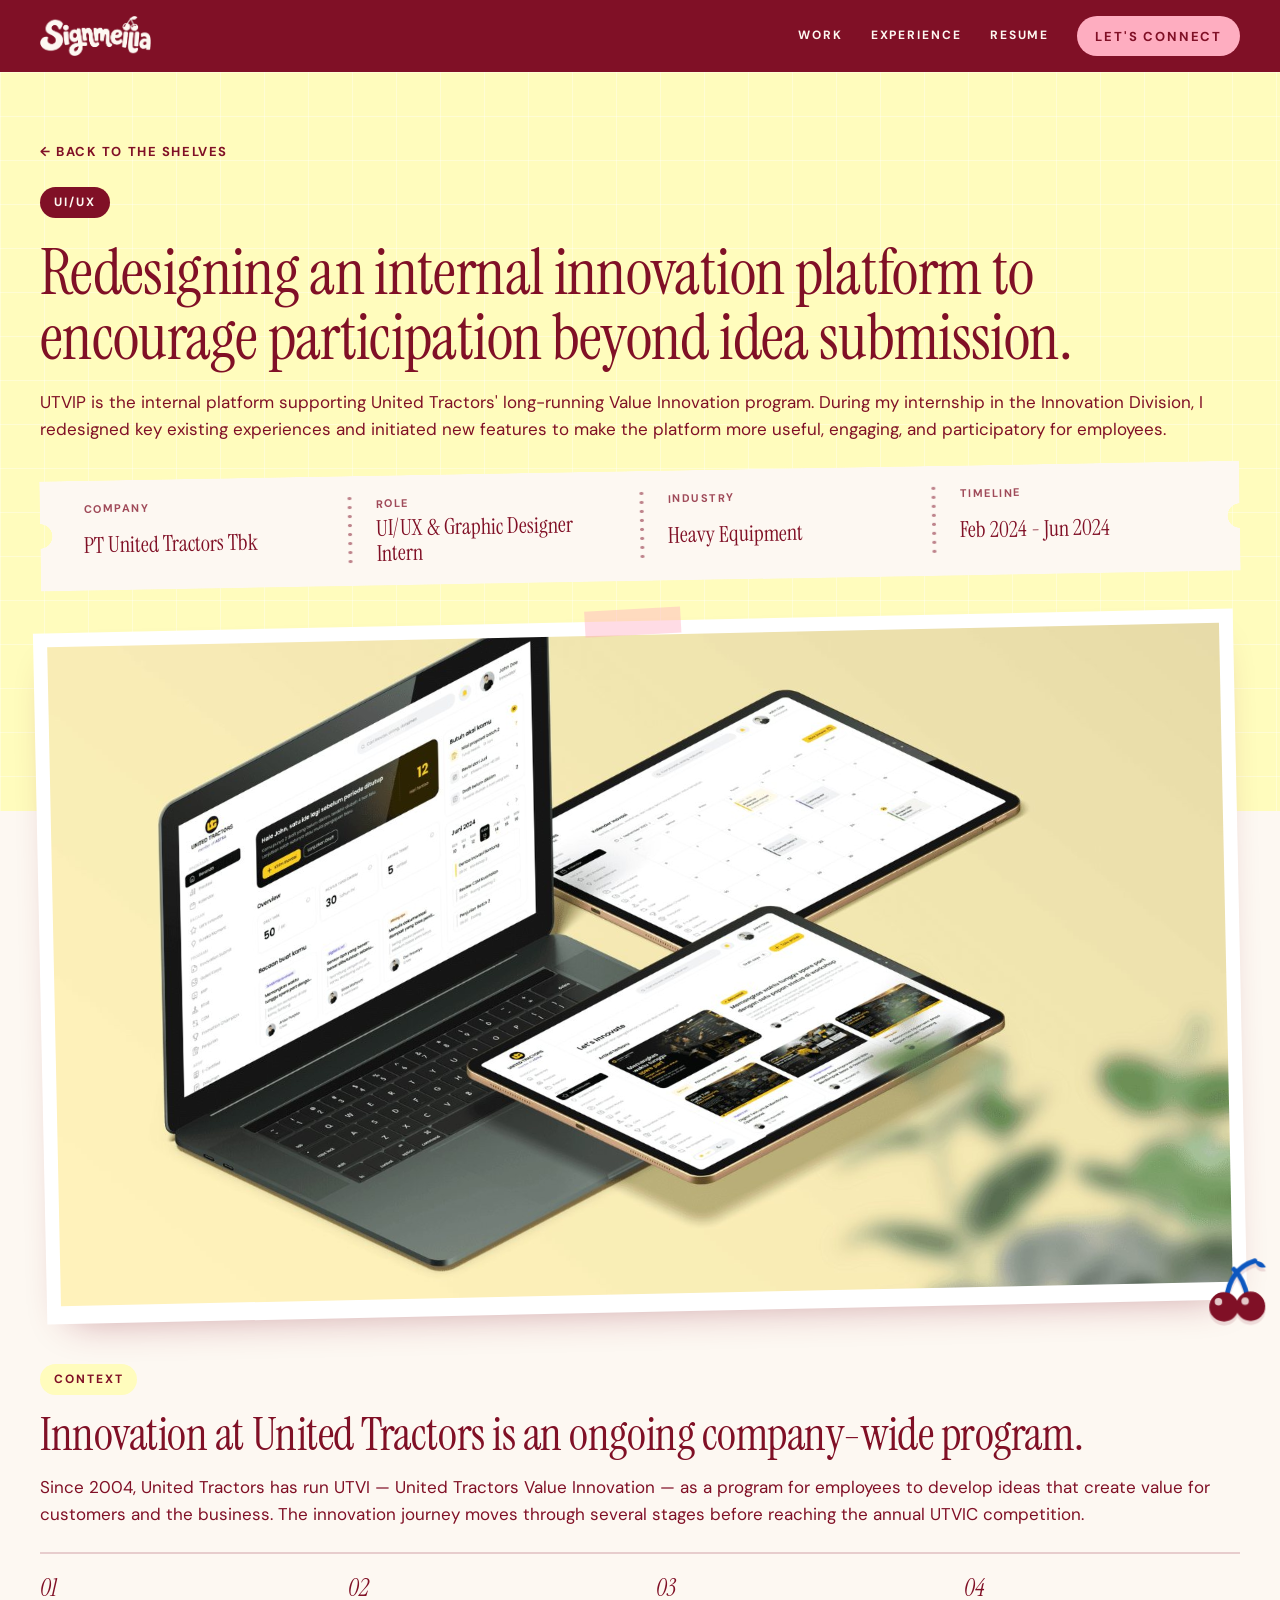
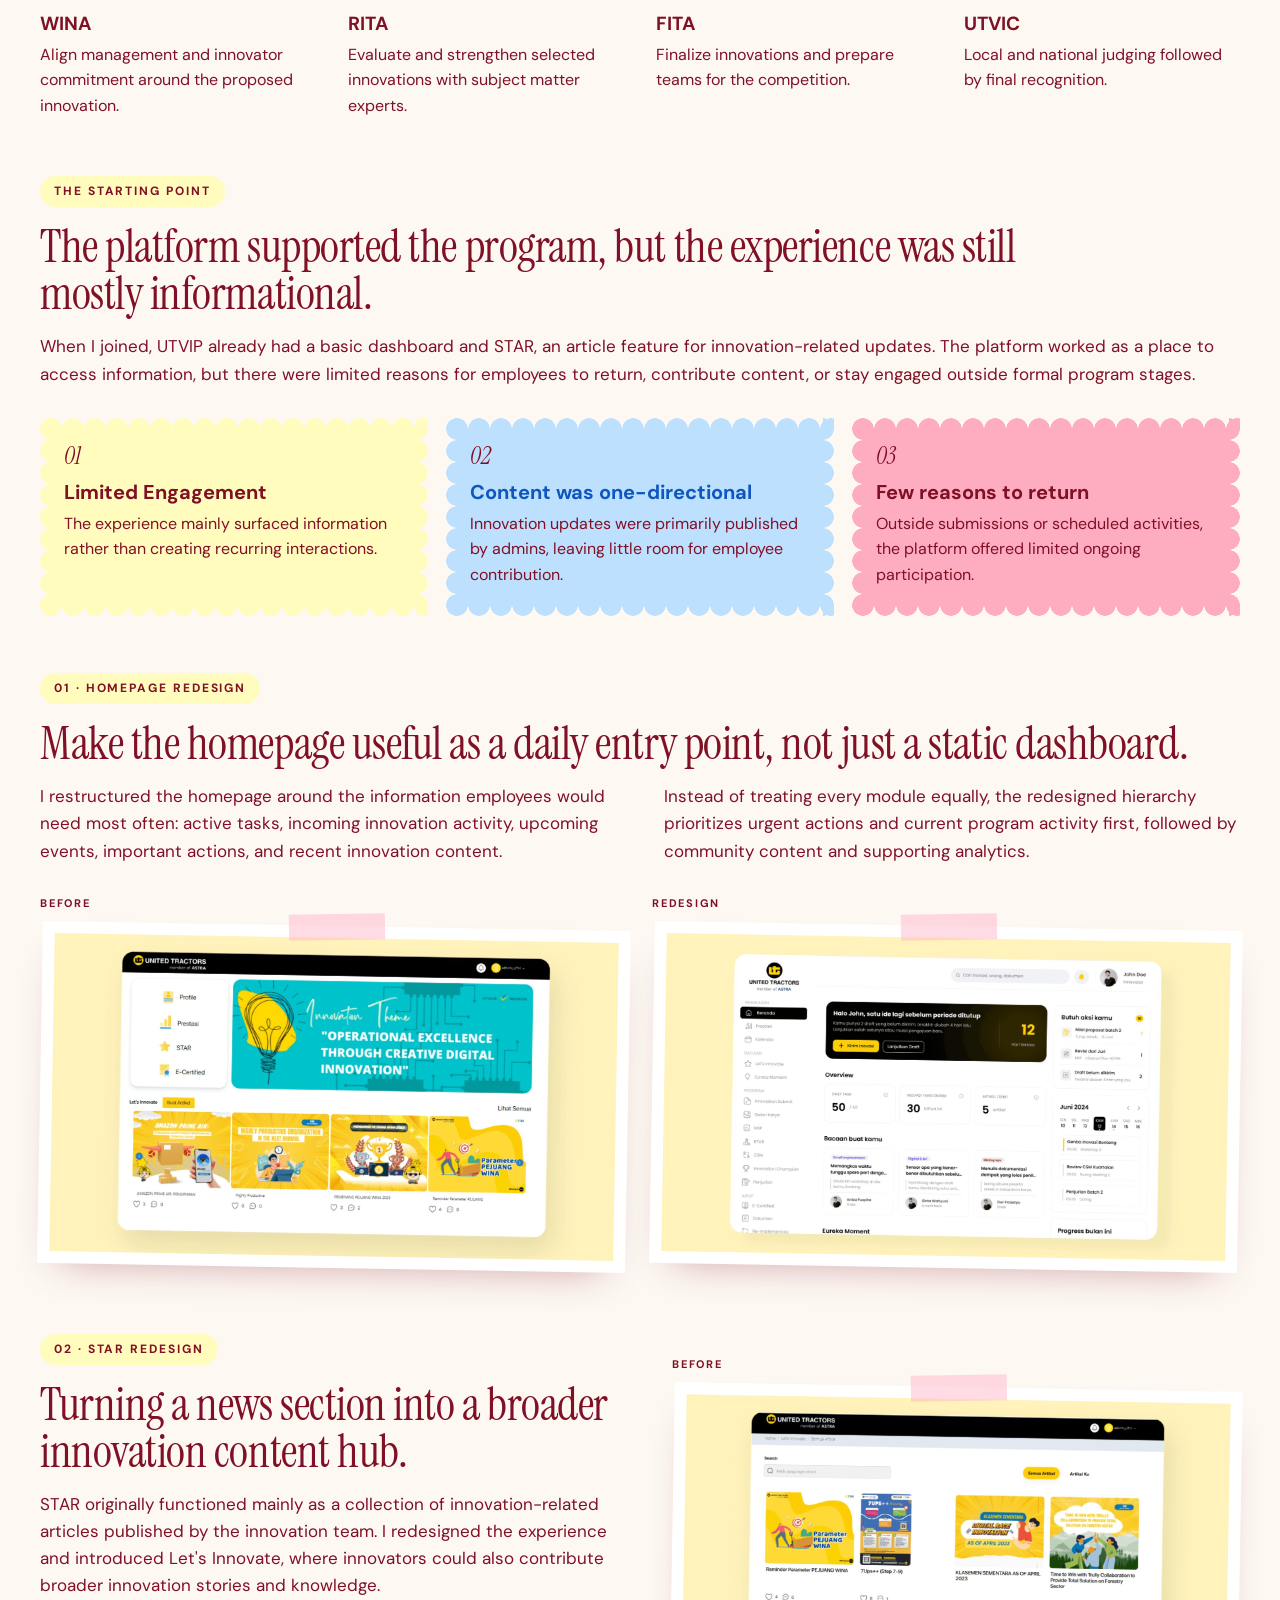
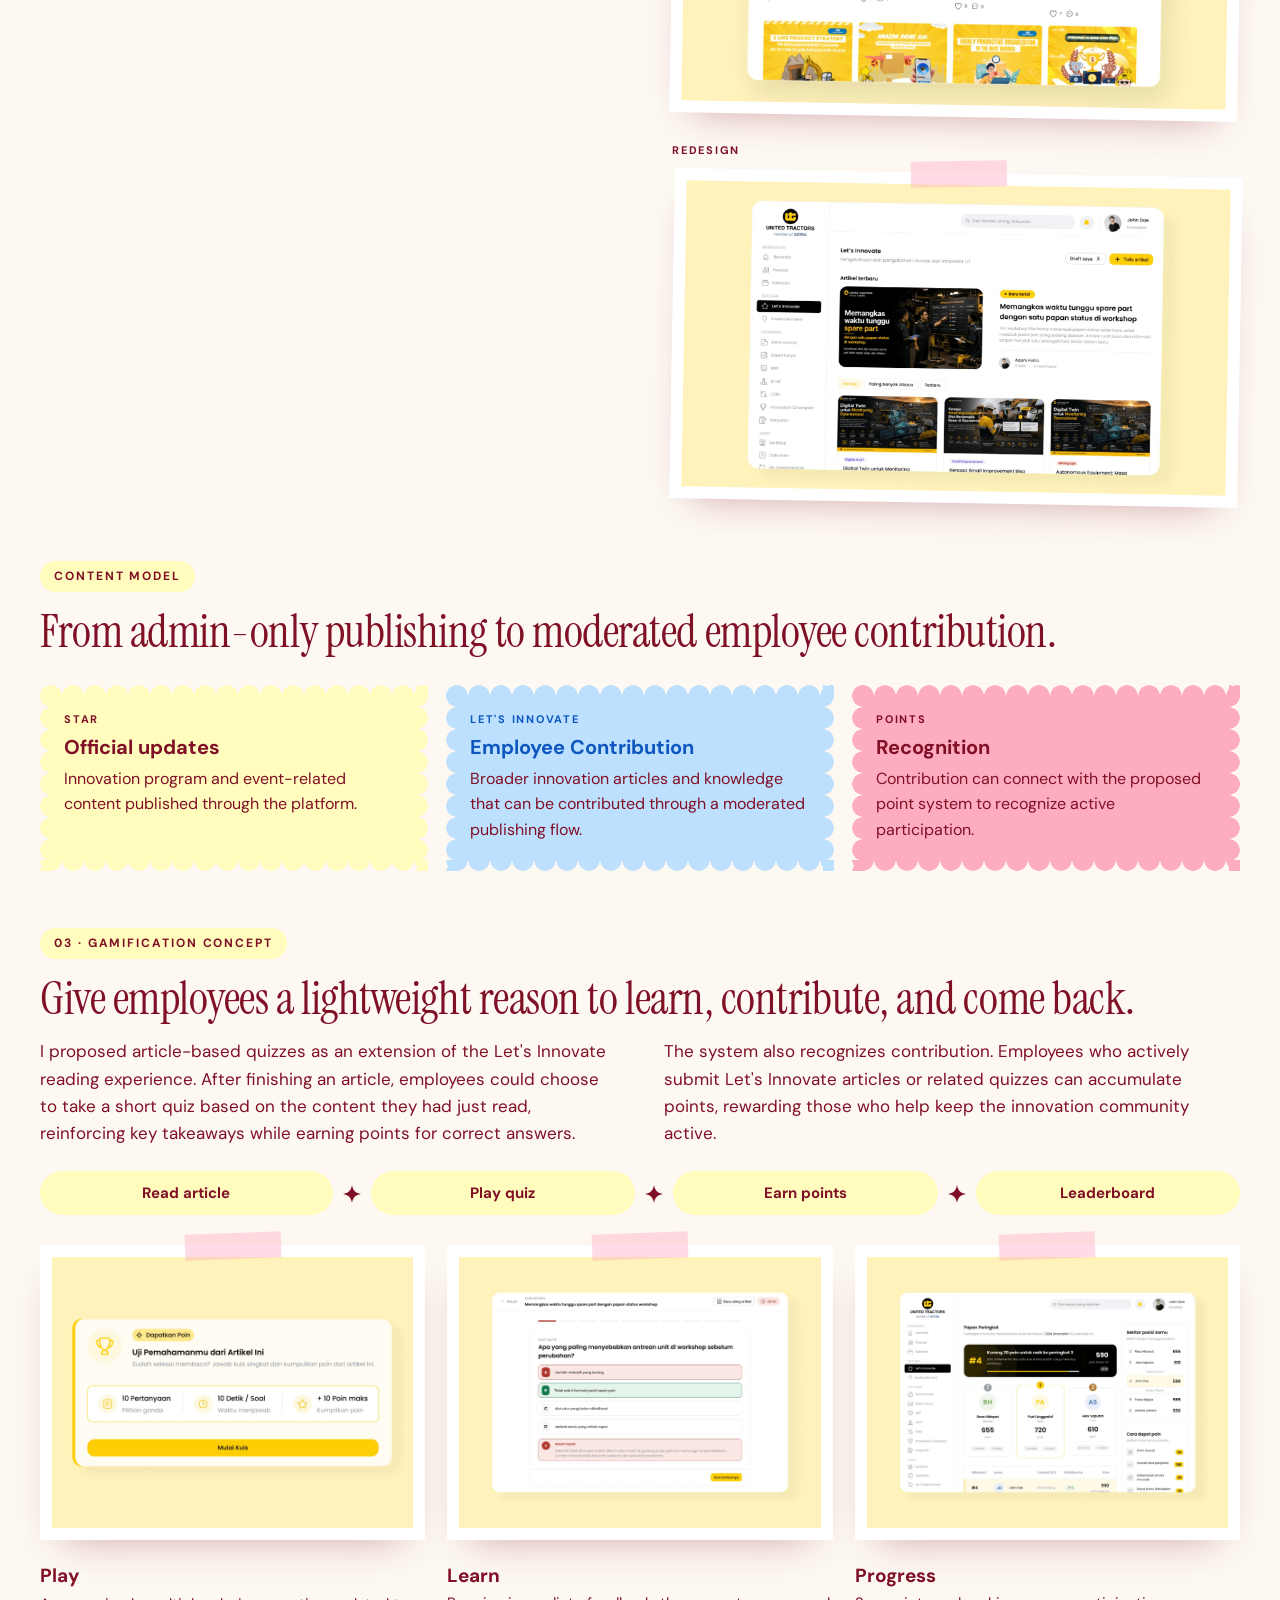
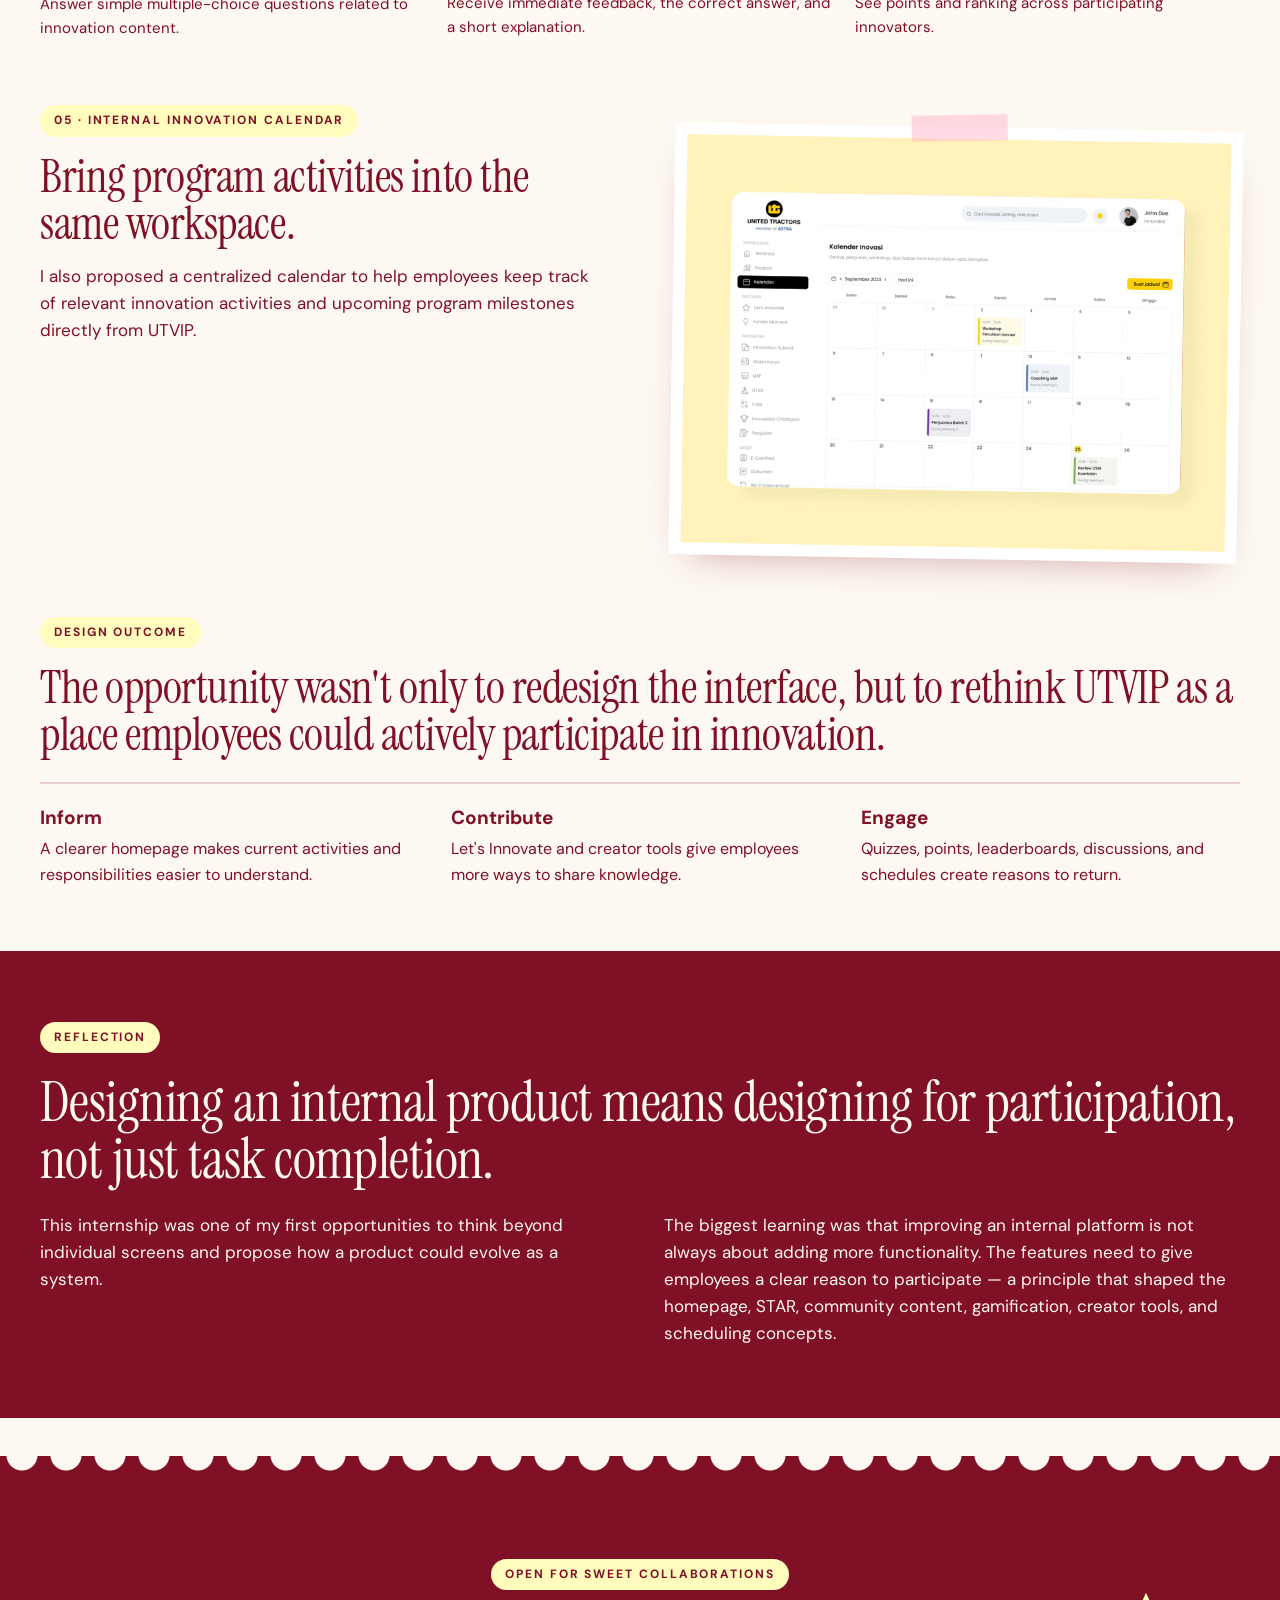
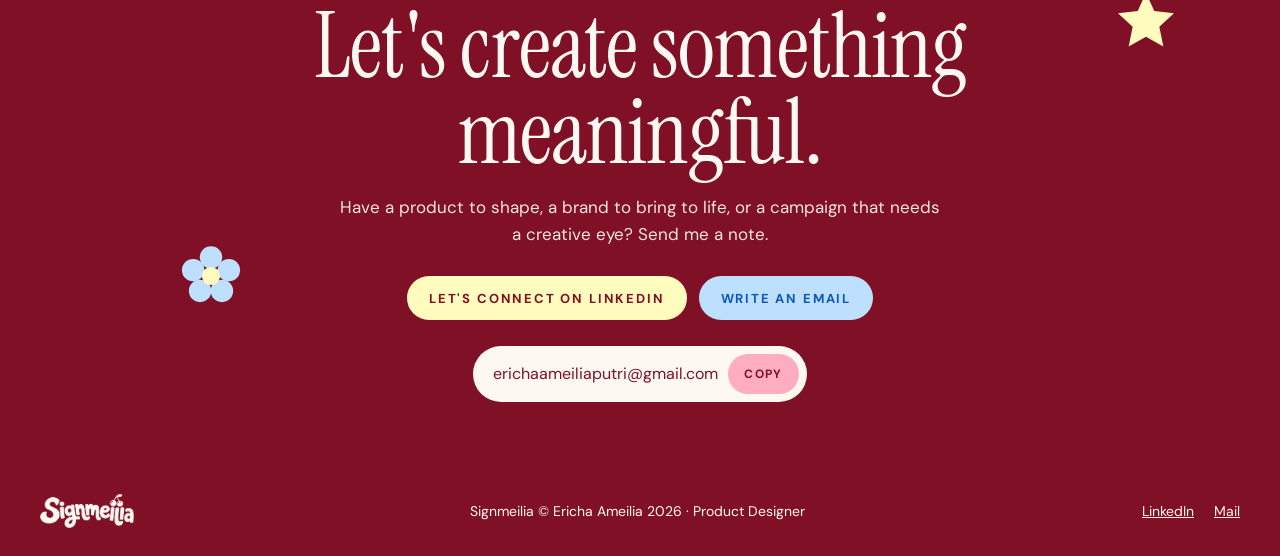
<file: work/united-tractors.html>
<!doctype html>
<html lang="en">
<head>
<meta charset="utf-8">
<meta name="viewport" content="width=device-width,initial-scale=1,viewport-fit=cover">
<title>UTVIP · Signmeilia</title>
<link rel="icon" type="image/svg+xml" href="../assets/favicon.svg?v=3">
<link rel="preconnect" href="https://fonts.googleapis.com">
<link rel="stylesheet" href="https://fonts.googleapis.com/css2?family=Instrument+Serif:ital@0;1&family=DM+Sans:ital,opsz,wght@0,9..40,400;0,9..40,500;0,9..40,700;1,9..40,400&display=swap">
<style>
/* Case study pages: same candy-shop system as the homepage.
   Hero in the project's card colour, cover as a big polaroid, sections as sticker cards. */
:root{
  --cream:#FDF8F2;--butter:#FFFCBD;--sky:#BDE0FE;--blue:#0D57BF;--pink:#FEADC0;--maroon:#801026;
  --pink-soft:rgba(254,173,192,.42);--grid:rgba(254,173,192,.55);
  --display:"Instrument Serif","Iowan Old Style",Georgia,serif;
  --body:"DM Sans","Helvetica Neue",Arial,sans-serif;
  --gutter-l:max(16px,env(safe-area-inset-left,0px));--gutter-r:max(16px,env(safe-area-inset-right,0px));
  --wrap:1120px;--navh:72px;--accent:var(--sky);
  color-scheme:light;
}
.accent-sky{--accent:var(--sky)}.accent-pink{--accent:var(--pink)}.accent-butter{--accent:var(--butter)}
*{box-sizing:border-box}
html{scroll-behavior:smooth;overflow-x:clip;scroll-padding-top:var(--navh);padding-top:env(safe-area-inset-top,0px);padding-bottom:env(safe-area-inset-bottom,0px)}
body{margin:0;background:var(--cream);color:var(--maroon);font-family:var(--body);font-size:17px;line-height:1.6;-webkit-font-smoothing:antialiased}
img{max-width:100%;height:auto;display:block}
a{color:inherit}
h1,h2,h3{font-family:var(--display);font-weight:400;margin:0;line-height:1.02;text-wrap:balance;letter-spacing:-.01em}
p{margin:0}
.wrap{max-width:var(--wrap);margin-inline:auto;padding-left:var(--gutter-l);padding-right:var(--gutter-r)}
.label{display:inline-flex;align-items:center;font-size:12px;font-weight:700;letter-spacing:.16em;text-transform:uppercase;padding:6px 14px;border-radius:999px}
.label.sky{background:var(--sky);color:var(--blue)}.label.pink{background:var(--pink)}.label.butter{background:var(--butter)}.label.maroon{background:var(--maroon);color:var(--cream)}
.btn{display:inline-flex;align-items:center;justify-content:center;min-height:44px;padding:10px 22px;border-radius:999px;font:700 13px/1 var(--body);letter-spacing:.14em;text-transform:uppercase;text-decoration:none;border:0;cursor:pointer;transition:transform .18s ease}
.btn:hover{transform:translateY(-2px) rotate(-1deg)}
.btn:focus-visible,a:focus-visible,button:focus-visible{outline:3px solid var(--blue);outline-offset:3px}
.btn.pink{background:var(--pink);color:var(--maroon)}.btn.butter{background:var(--butter);color:var(--maroon)}.btn.sky{background:var(--sky);color:var(--blue)}

/* wavy sticker edge */
.wavy{--r:11px;position:relative;
  -webkit-mask:radial-gradient(circle at 50% 100%,#000 calc(var(--r) - .5px),#0000 var(--r)) 0 0/calc(2*var(--r)) var(--r) repeat-x,radial-gradient(circle at 50% 0,#000 calc(var(--r) - .5px),#0000 var(--r)) 0 100%/calc(2*var(--r)) var(--r) repeat-x,radial-gradient(circle at 100% 50%,#000 calc(var(--r) - .5px),#0000 var(--r)) 0 0/var(--r) calc(2*var(--r)) repeat-y,radial-gradient(circle at 0 50%,#000 calc(var(--r) - .5px),#0000 var(--r)) 100% 0/var(--r) calc(2*var(--r)) repeat-y,linear-gradient(#000 0 0) 50% 50%/calc(100% - 2*var(--r)) calc(100% - 2*var(--r)) no-repeat;
  mask:radial-gradient(circle at 50% 100%,#000 calc(var(--r) - .5px),#0000 var(--r)) 0 0/calc(2*var(--r)) var(--r) repeat-x,radial-gradient(circle at 50% 0,#000 calc(var(--r) - .5px),#0000 var(--r)) 0 100%/calc(2*var(--r)) var(--r) repeat-x,radial-gradient(circle at 100% 50%,#000 calc(var(--r) - .5px),#0000 var(--r)) 0 0/var(--r) calc(2*var(--r)) repeat-y,radial-gradient(circle at 0 50%,#000 calc(var(--r) - .5px),#0000 var(--r)) 100% 0/var(--r) calc(2*var(--r)) repeat-y,linear-gradient(#000 0 0) 50% 50%/calc(100% - 2*var(--r)) calc(100% - 2*var(--r)) no-repeat}
.sky{background:var(--sky)}.pink{background:var(--pink)}.butter{background:var(--butter)}.creamy{background:#fff}
.sky h3,.sky .tag{color:var(--blue)}

/* polaroid shot + tape */
.shot{margin:0;background:#fff;padding:12px;box-shadow:0 18px 40px -24px rgba(128,16,38,.45);position:relative}
.shot img{width:100%}
.shot figcaption{font-family:var(--display);font-style:italic;font-size:20px;text-align:center;padding-top:10px}
.tape{position:absolute;width:96px;height:26px;background:var(--pink-soft);z-index:2}
.tape.top{top:-13px;left:50%;transform:translateX(-50%) rotate(-2deg)}
.tape.tl{top:-10px;left:-24px;transform:rotate(-28deg);background:rgba(189,224,254,.85)}
.tape.tr{top:-10px;right:-24px;transform:rotate(28deg);background:rgba(255,252,189,.95)}
.stk{position:absolute;pointer-events:none;filter:drop-shadow(0 4px 0 rgba(128,16,38,.12))}
.stk svg{display:block;width:100%;height:100%}

/* NAV (same behaviour as homepage) */
.nav{position:sticky;top:env(safe-area-inset-top,0px);z-index:30;height:var(--navh);background:var(--maroon);color:var(--cream);transition:background-color .35s ease}
.nav .wrap{display:flex;align-items:center;justify-content:space-between;gap:24px;width:100%;height:var(--navh);margin-top:0;border-radius:0;transition:width .5s cubic-bezier(.2,.7,.2,1),height .5s cubic-bezier(.2,.7,.2,1),margin-top .5s cubic-bezier(.2,.7,.2,1),border-radius .5s ease,padding .5s ease,background-color .35s ease,box-shadow .5s ease}
.wordmark{display:block;line-height:0;flex:none}.wordmark img{height:40px;width:auto;transition:height .4s ease}
.nav ul{list-style:none;margin:0;padding:0;display:flex;align-items:center;gap:28px;font-size:12px;font-weight:700;letter-spacing:.16em;text-transform:uppercase}
.nav ul a{text-decoration:none;color:var(--cream)}
.nav ul a:not(.btn):hover{color:var(--pink);text-decoration:underline;text-decoration-thickness:2px;text-underline-offset:5px}
.nav .btn{min-height:40px;padding:8px 18px;color:var(--maroon)}
.nav.pill{background:transparent}
.nav.pill .wrap{width:min(660px,calc(100% - 24px));height:calc(var(--navh) - 16px);margin-top:8px;border-radius:999px;padding-left:22px;padding-right:8px;background:var(--maroon);box-shadow:0 14px 30px -14px rgba(128,16,38,.55)}
.nav.pill .wordmark img{height:32px}

/* HERO */
.cs-hero{background:var(--accent);background-image:linear-gradient(rgba(255,255,255,.35) 1px,transparent 1px),linear-gradient(90deg,rgba(255,255,255,.35) 1px,transparent 1px);background-size:44px 44px;padding-block:clamp(36px,5vw,64px) clamp(150px,18vw,230px)}
.cs-hero .wrap{display:grid;gap:18px;justify-items:start}
.back{font-size:13px;font-weight:700;letter-spacing:.12em;text-transform:uppercase;text-decoration:none;padding:6px 0}
.back:hover{text-decoration:underline;text-underline-offset:5px}
.cs-hero h1{font-size:clamp(38px,5vw,70px);max-width:24ch;margin-top:4px}
.lede{font-size:clamp(17px,1.3vw,19px);max-width:62ch}
.meta{list-style:none;margin:10px 0 0;padding:16px 10px;display:grid;grid-template-columns:repeat(4,auto);background:var(--cream);transform:rotate(-1deg);
  -webkit-mask:radial-gradient(circle at 0 50%,#0000 12px,#000 12.5px) left/51% 100% no-repeat,radial-gradient(circle at 100% 50%,#0000 12px,#000 12.5px) right/51% 100% no-repeat;
  mask:radial-gradient(circle at 0 50%,#0000 12px,#000 12.5px) left/51% 100% no-repeat,radial-gradient(circle at 100% 50%,#0000 12px,#000 12.5px) right/51% 100% no-repeat}
.meta li{display:grid;gap:2px;padding:2px 26px}
.meta li+li{background:radial-gradient(circle,rgba(128,16,38,.5) 1.6px,transparent 2px) left top/4px 9px repeat-y}
.meta span{font-size:11px;font-weight:700;letter-spacing:.14em;text-transform:uppercase;opacity:.75}
.meta b{font-family:var(--display);font-weight:400;font-size:22px;line-height:1.15}
.cover-wrap{max-width:calc(var(--wrap) - 40px);margin:calc(-1 * clamp(120px,15vw,190px)) auto 0;padding-inline:var(--gutter-l) var(--gutter-r);position:relative;z-index:2}
.cover{transform:rotate(-1.2deg);padding:14px 14px 18px}
.cover-cherry{width:64px;height:70px;right:-22px;bottom:-26px;color:var(--maroon)}

/* SECTIONS */
main{padding-bottom:clamp(40px,6vw,80px)}
.cs-block .wrap{padding-block:clamp(56px,7vw,104px) 0;display:grid;gap:22px;justify-items:start}
.cs-block h2{font-size:clamp(32px,4vw,54px);max-width:22ch}
.cs-block .body{max-width:66ch;font-size:18px}
.subhead{font-size:13px;font-weight:700;letter-spacing:.14em;text-transform:uppercase;margin-top:14px}
.cards{display:grid;grid-template-columns:repeat(var(--cols,3),minmax(0,1fr));gap:18px;width:100%;margin-top:8px}
.card{padding:30px 28px;display:grid;gap:8px;align-content:start}
.card h3{font-size:26px}
.card p{font-size:16px}
.card .foot{font-family:var(--display);font-style:italic;font-size:19px;margin-top:6px}
.tag{font-size:11px;font-weight:700;letter-spacing:.16em;text-transform:uppercase}
.flow{list-style:none;margin:6px 0 0;padding:0;display:flex;flex-wrap:wrap;align-items:center;gap:10px}
.flow li{display:flex;align-items:center;gap:10px}
.flow .step{background:var(--accent);padding:10px 18px;border-radius:999px;font-weight:700;font-size:15px}
.accent-sky .flow .step{color:var(--blue)}
.flow .sep{width:26px;height:18px;color:var(--maroon);display:inline-block}
.flow .sep svg{width:100%;height:100%}
.chips{list-style:none;margin:0;padding:0;display:flex;flex-wrap:wrap;gap:8px}
.chips li{background:#fff;box-shadow:inset 0 0 0 2px var(--maroon);padding:7px 14px;border-radius:999px;font-size:14px;font-weight:500}
.compare{display:grid;grid-template-columns:1fr 1fr;gap:18px;width:100%}
.compare .col{padding:30px 30px 32px;display:grid;gap:10px;align-content:start}
.compare h3{font-size:28px}
.compare ul{margin:4px 0 0;padding:0;list-style:none;display:grid;gap:8px}
.compare li{position:relative;padding-left:26px}
.compare li::before{content:"";position:absolute;left:0;top:.45em;width:14px;height:14px;border-radius:50%;background:var(--maroon)}
.compare .creamy li::before{background:var(--pink)}
.one{width:100%;margin-top:14px}
.pair{display:grid;grid-template-columns:1fr 1fr;gap:28px;width:100%;margin-top:14px}
.pair .shot:nth-child(1){transform:rotate(-1deg)}.pair .shot:nth-child(2){transform:rotate(1deg)}
.showcase{display:grid;gap:40px;width:100%;margin-top:14px}
.show{display:grid;grid-template-columns:1.35fr 1fr;gap:40px;align-items:center}
.show:nth-child(even) .shot{order:2}
.show .shot{transform:rotate(-1deg)}.show:nth-child(even) .shot{transform:rotate(1deg)}
.show h3{font-size:clamp(28px,3vw,38px);margin-bottom:10px}
.features{display:grid;grid-template-columns:repeat(3,1fr);gap:24px;width:100%;margin-top:8px}
.feature{display:grid;gap:8px;align-content:start}
.feature .shot{padding:10px;margin-bottom:10px}
.feature h3{font-size:26px}
.screens{display:grid;grid-template-columns:repeat(auto-fill,minmax(230px,1fr));gap:26px 22px;width:100%;margin-top:14px}
.screen{margin:0;display:grid;gap:12px;align-content:start}
.screen img{border-radius:22px;background:#fff;box-shadow:0 0 0 8px #fff,0 18px 34px -22px rgba(128,16,38,.5)}
.screen figcaption{display:grid;gap:2px;padding-top:6px;font-size:14px}
.screen figcaption b{font-size:15px}
.videos{display:grid;grid-template-columns:repeat(auto-fill,minmax(200px,1fr));gap:22px;width:100%;margin-top:14px}
.videos:has(.wide){grid-template-columns:repeat(auto-fill,minmax(320px,1fr))}
.vid{display:grid;gap:10px;text-decoration:none;align-content:start}
.vid .frame{position:relative;display:block;background:#fff;padding:10px;box-shadow:0 18px 34px -22px rgba(128,16,38,.5);transition:transform .25s ease}
.vid:hover .frame{transform:rotate(-1.5deg) translateY(-4px)}
.vid img{width:100%;object-fit:cover}
.vid.tall img{aspect-ratio:9/16}.vid.wide img{aspect-ratio:16/9}
.play{position:absolute;inset:0;margin:auto;width:60px;height:60px;border-radius:50%;background:var(--maroon);color:var(--cream);display:grid;place-items:center;box-shadow:0 0 0 4px #fff}
.play svg{width:26px;height:26px;margin-left:3px}
.vcap{display:grid;gap:4px;font-size:15px}
.vcap b{font-family:var(--display);font-weight:400;font-size:24px;line-height:1.1}

/* reflection band */
.reflect{background:var(--maroon);color:var(--cream);margin-top:clamp(64px,8vw,110px)}
.reflect .wrap{padding-block:clamp(64px,8vw,110px);display:grid;gap:22px;justify-items:start}
.narrow{max-width:900px}
.reflect h2{font-size:clamp(34px,4.4vw,60px);color:var(--cream)}
.reflect p{font-size:18px;max-width:64ch}

/* next project */
.next{background:var(--cream);background-image:linear-gradient(90deg,var(--pink-soft) 50%,transparent 0),linear-gradient(var(--pink-soft) 50%,transparent 0);background-size:36px 36px}
.next .wrap{padding-block:clamp(56px,7vw,96px)}
.next-card{display:grid;grid-template-columns:1fr 1.1fr;gap:28px;align-items:center;padding:34px;text-decoration:none;transition:transform .25s ease}
.next-card:hover{transform:rotate(-.6deg) translateY(-3px)}
.next-text{display:grid;gap:12px;justify-items:start}
.next-text b{font-family:var(--display);font-weight:400;font-size:clamp(34px,4vw,54px);line-height:1}
.next-card.sky .next-text b,.next-card.sky .next-text>span:last-child{color:var(--blue)}
.next-img{background:#fff;padding:10px;transform:rotate(2deg)}

/* CTA + footer */
.cta{background:var(--maroon);color:var(--cream);text-align:center}
.cta .wrap{padding-block:clamp(64px,8vw,110px) clamp(40px,5vw,64px)}
.cta h2{font-size:clamp(44px,7vw,100px);line-height:.96;margin:14px auto 18px;max-width:18ch;color:var(--cream)}
.cta p{max-width:50ch;margin:0 auto 28px}
.cta .actions{display:flex;flex-wrap:wrap;justify-content:center;gap:12px;margin-bottom:26px}
.email{display:inline-flex;flex-wrap:wrap;align-items:center;justify-content:center;gap:10px;background:var(--cream);color:var(--maroon);border-radius:999px;padding:8px 8px 8px 20px;max-width:100%}
.email code{font-family:var(--body);font-size:16px;user-select:all;overflow-wrap:anywhere}
.email button{appearance:none;border:0;cursor:pointer;border-radius:999px;background:var(--pink);color:var(--maroon);font:700 12px/1 var(--body);letter-spacing:.12em;text-transform:uppercase;padding:12px 16px;min-height:40px}
.footer{background:var(--maroon);color:var(--cream)}
.footer .wrap{padding-block:28px;display:flex;flex-wrap:wrap;justify-content:space-between;align-items:center;gap:14px 24px;font-size:14px}
.footer .flogo{height:34px;width:auto}
.footer ul{list-style:none;margin:0;padding:0;display:flex;gap:20px}

/* scroll reveal */
.js .reveal{opacity:0;transform:translateY(28px);transition:opacity .7s ease,transform .8s cubic-bezier(.2,.7,.2,1)}
.js .reveal.in{opacity:1;transform:none}
.js .reveal.d1{transition-delay:.08s}.js .reveal.d2{transition-delay:.16s}.js .reveal.d3{transition-delay:.24s}
.js .show.reveal.in .shot,.js .pair .shot.reveal.in{transform:rotate(-1deg)}
@media (prefers-reduced-motion:reduce){.js .reveal{opacity:1;transform:none;transition:none}.nav,.nav .wrap,.btn,.vid .frame,.next-card{transition:none}}

/* TABLET */
@media (max-width:1024px){
  .meta{grid-template-columns:repeat(2,auto);row-gap:12px}
  .meta li:nth-child(3){background:none}
  .features{grid-template-columns:1fr 1fr}
  .cards{grid-template-columns:repeat(2,minmax(0,1fr))}
}
@media (max-width:880px){
  :root{--navh:64px}
  .nav ul li:not(.cta-li){display:none}
  .wordmark img{height:34px}
  .nav.pill .wrap{width:min(420px,calc(100% - 24px))}
  .nav.pill .wordmark img{height:28px}
  .show{grid-template-columns:1fr;gap:18px}
  .show:nth-child(even) .shot{order:0}
  .next-card{grid-template-columns:1fr}
}
@media (max-width:640px){
  .compare,.pair,.features,.cards{grid-template-columns:1fr}
  .meta{grid-template-columns:1fr 1fr;padding:14px 4px}
  .meta li{padding:2px 14px}
  .meta b{font-size:18px}
  .screens{grid-template-columns:1fr 1fr;gap:20px 14px}
  .videos,.videos:has(.wide){grid-template-columns:1fr 1fr}
  .videos:has(.wide) .wide{grid-column:1 / -1}
  .card{padding:24px 22px}
  .cover-cherry{width:46px;height:50px;right:-8px}
  .next-card{padding:24px}
  .email{width:100%;padding-left:14px}
  .footer .wrap{flex-direction:column;align-items:flex-start}
}

/* grid-paper band for alternate sections */
.cs-block.tint-accent{margin-top:clamp(56px,7vw,104px);background-image:linear-gradient(var(--grid) 1px,transparent 1px),linear-gradient(90deg,var(--grid) 1px,transparent 1px);background-size:44px 44px}
.cs-block.tint-accent .wrap{padding-block:clamp(56px,7vw,104px)}
.cs-block.tint-accent + .cs-block .wrap{padding-top:clamp(56px,7vw,104px)}
.videos.single{grid-template-columns:minmax(0,820px)}
.videos.single .tall{max-width:320px}
@media (max-width:640px){.videos.single{grid-template-columns:1fr}.videos.single .tall{max-width:none}}

/* side-by-side section: text left, screenshot right */
.split{display:grid;grid-template-columns:minmax(0,1fr) minmax(0,1.05fr);gap:clamp(28px,4vw,56px);align-items:center;width:100%}
.split-text{display:grid;gap:22px;justify-items:start;align-content:center}
.split-text h2{max-width:16ch}
.split-media .shot{transform:rotate(1.2deg)}
.split-media .shot img{max-height:560px;width:100%;object-fit:contain;background:#fff}
@media (max-width:880px){.split{grid-template-columns:1fr}.split-media .shot img{max-height:none}}

/* ===== Framer-matched layouts (override the earlier generic section styles) ===== */
.cs-block .wrap{display:block;padding-block:clamp(52px,6.5vw,104px) 0}
.cs-block .wrap>*+*,.split-text>*+*{margin-top:16px}
.cs-block h2{font-size:clamp(30px,3.6vw,50px);max-width:24ch}
.cs-block .body{font-size:17px;max-width:72ch}
.split-text .body{max-width:none}
.num{display:block;font-family:var(--display);font-style:italic;font-size:24px;line-height:1;margin-bottom:6px}
.cs-block .cards{display:grid;grid-template-columns:repeat(var(--cols,3),minmax(0,1fr));gap:18px;margin-top:30px}
.cs-block .card{padding:26px 24px 28px;gap:6px}
.cs-block .card h3{font-size:24px}
.cols{display:grid;grid-template-columns:repeat(var(--cols,3),minmax(0,1fr));gap:22px 32px;margin-top:30px}
.colitem{display:grid;gap:6px;align-content:start}
.colitem h3{font-size:24px}
.colitem p{font-size:16px}
.cols.small h3{font-size:20px}.cols.small p{font-size:15px}
.cs-block .flow{margin-top:24px}
.flow.center{justify-content:center}
.flow.vert{flex-direction:column;align-items:flex-start;gap:8px}
.flow.vert li{flex-direction:column;align-items:flex-start;gap:8px}
.flow.vert .step{font-size:18px;padding:12px 24px}
.down{font-size:22px;line-height:1;padding-left:24px}
.cs-block .compare{margin-top:30px;align-items:stretch}
.cs-block .compare.joined{grid-template-columns:1fr auto 1fr;align-items:center}
.joiner{font-size:30px;font-family:var(--display)}
.cs-block .one{margin-top:30px}
.cs-block .pair{margin-top:30px;gap:24px}
.pair.stacked{grid-template-columns:1fr}
.pair-item{display:grid;gap:10px}
.mini{font-size:11px;font-weight:700;letter-spacing:.16em;text-transform:uppercase}
.gallery{display:grid;grid-template-columns:repeat(var(--cols,3),minmax(0,1fr));gap:26px 22px;margin-top:30px;width:100%}
.gallery.screens{grid-template-columns:repeat(var(--cols,3),minmax(0,1fr))}
.g-item{margin:0;display:grid;gap:14px;align-content:start}
.g-item figcaption{display:grid;gap:4px;font-size:15px}
.g-item figcaption b{font-family:var(--display);font-weight:400;font-size:24px;line-height:1.1}
.g-item figcaption i{font-weight:700;font-style:normal;font-size:15px}
.gallery.screens .screen-img{width:100%;max-width:280px;border-radius:22px;background:#fff;box-shadow:0 0 0 8px #fff,0 18px 34px -22px rgba(128,16,38,.5)}
.gallery.screens figcaption b{font-family:var(--body);font-weight:700;font-size:16px}
.cs-block .videos{display:grid;grid-template-columns:repeat(var(--cols,1),minmax(0,1fr));gap:24px;margin-top:30px}
.split-media .videos{margin-top:0}
.cs-block .videos.single{grid-template-columns:1fr}
.v-item{display:grid;gap:10px;align-content:start}
.v-item h3{font-size:24px}
.v-item p{font-size:15px}
.cs-block .vid.tall{max-width:340px}
.split-media .vid.tall{max-width:300px;margin-inline:auto}
.chips-label{font-size:11px;font-weight:700;letter-spacing:.16em;text-transform:uppercase;margin-top:8px}
.chipset{display:grid;gap:10px;margin-top:22px}
.v-item .chips{margin-top:2px}
.rows{list-style:none;margin:30px 0 0;padding:0}
.rows li{display:grid;grid-template-columns:70px minmax(0,1fr) minmax(0,1.6fr);gap:24px;align-items:baseline;padding:20px 0;background:radial-gradient(circle,rgba(128,16,38,.4) 1.4px,transparent 1.8px) left top/9px 4px repeat-x}
.rows li:first-child{background:none}
.rows h3{font-size:26px}
.rows .num{margin:0}
.bodycols{display:grid;grid-template-columns:1fr 1fr;gap:28px 48px;margin-top:20px}
.bodycols .body{max-width:none}
.headsplit{display:grid;grid-template-columns:1fr 1fr;gap:28px 48px;align-items:end;margin-top:16px}
.headsplit .body{max-width:none}
.split{grid-template-columns:minmax(0,1fr) minmax(0,1fr);gap:clamp(28px,5vw,72px)}
.split.narrow-aside{grid-template-columns:minmax(0,1.5fr) minmax(0,.6fr)}
.split.media-left .split-media{order:-1}
.split.media-left.narrow-aside{grid-template-columns:minmax(0,.6fr) minmax(0,1.5fr)}
.split-text h2{max-width:none}
.split-media .shot{transform:rotate(1deg)}
.split.media-left .split-media .shot{transform:rotate(-1deg)}
.split-media .shot img{max-height:520px;object-fit:contain;background:#fff}
.split-media .cards{margin-top:0}
.split-media .gallery{margin-top:0}
.reflect .wrap{display:grid;gap:20px;justify-items:start}
.reflect .bodycols{width:100%;margin-top:4px}
.reflect .bodycols p,.reflect .onebody p{font-size:17px;max-width:none}
.reflect .onebody{max-width:80ch}
.reflect .one{width:100%;margin-top:24px}
@media (max-width:1024px){
  .cs-block .cards[style*="--cols:4"],.cols[style*="--cols:4"],.gallery[style*="--cols:4"],.cs-block .videos[style*="--cols:4"]{grid-template-columns:repeat(2,minmax(0,1fr))}
}
@media (max-width:880px){
  .split,.split.narrow-aside,.split.media-left.narrow-aside,.bodycols,.headsplit{grid-template-columns:1fr}
  .split.media-left .split-media{order:0}
  .cs-block .compare.joined{grid-template-columns:1fr}
  .joiner{display:none}
  .cs-block .cards,.cols,.gallery.shots{grid-template-columns:repeat(2,minmax(0,1fr))}
  .rows li{grid-template-columns:50px minmax(0,1fr);gap:6px 16px}
  .rows li p{grid-column:2}
}
@media (max-width:640px){
  .cs-block .cards,.cols,.gallery.shots,.cs-block .cards[style*="--cols:4"],.cols[style*="--cols:4"]{grid-template-columns:1fr}
  .gallery.screens,.gallery.screens[style*="--cols:4"]{grid-template-columns:repeat(2,minmax(0,1fr))}
  .gallery.screens[style*="--cols:1"]{grid-template-columns:minmax(0,260px)}
  .cs-block .videos[style*="--cols:3"]{grid-template-columns:1fr}
  .cs-block .vid.tall{max-width:none}
}
.split-text{gap:0}
main{overflow-x:clip}
@media (max-width:640px){.tape.tr{right:-8px}.tape.tl{left:-8px}}

/* hero text fills the width */
.cs-hero h1{max-width:none}
.cs-hero .lede{max-width:none}

/* closing section + footer: same as the homepage */
.band{position:relative}
.scallop-top::before{content:"";position:absolute;left:0;right:0;top:-1px;height:22px;pointer-events:none;z-index:2;background:radial-gradient(circle at 50% 0,var(--edge) 15px,transparent 16px) 0 0/44px 22px repeat-x}
.cta{--edge:var(--cream)}
.cta p{opacity:.92}
.cta .stk{width:64px;height:64px}
.cta .stk.c2{right:8%;top:22%;--rot:10deg}
.cta .stk.c3{left:14%;bottom:26%;--rot:8deg}
.float{animation:bob 4.5s ease-in-out infinite}
.float.d1{animation-delay:-1.2s}.float.d2{animation-delay:-2.4s}
@keyframes bob{0%,100%{transform:translateY(0) rotate(var(--rot,0deg))}50%{transform:translateY(-10px) rotate(calc(var(--rot,0deg) + 4deg))}}
.email button:hover{background:var(--butter)}
.footer a{color:var(--cream)}
@media (max-width:560px){.cta .stk{width:40px;height:40px}.cta .stk.c2{right:4%;top:3%}.cta .stk.c3{left:4%;top:3%;bottom:auto}}
@media (prefers-reduced-motion:reduce){.float{animation:none}}

/* section headings fill the available width */
.cs-block h2,.cs-block .split-text h2,.reflect h2,.cs-hero h1{max-width:none;text-wrap:pretty}

/* content fills up to 1200px wide */
:root{--wrap:calc(1200px + 32px)}
.cs-block .body,.split-text .body,.bodycols .body,.headsplit .body,.cs-hero .lede,.reflect p,.reflect .onebody,.reflect .bodycols p{max-width:none}
.cover-wrap{max-width:var(--wrap)}

/* yellow labels always use maroon text so they stay readable on dark bands */
.label.butter,.label.pink{color:var(--maroon)}
.flow .sep{width:18px;height:18px}

/* vertical flow: arrows centred under each step */
.flow.vert{align-items:center}
.flow.vert li{align-items:center}
.down{padding-left:0}
/* project details ticket spans the full 1200px */
.cs-hero .wrap{justify-items:stretch}
.cs-hero .back,.cs-hero .label{justify-self:start}
.meta{width:100%;grid-template-columns:repeat(4,minmax(0,1fr));padding:18px 16px}
.meta li{padding:2px 28px}
/* divider between the section intro and its columns */
.cols{border-top:2px solid rgba(128,16,38,.18);padding-top:26px}
/* tapes: one direction, sitting on the top edge only */
.shot .tape.top{top:-12px;transform:translateX(-50%) rotate(-2deg)}
.cs-block .gallery,.cs-block .pair,.cs-block .one{margin-top:38px}
/* more room between images and the text under them */
.g-item{gap:24px}
.pair-item{gap:14px}
@media (max-width:1024px){.meta{grid-template-columns:repeat(2,minmax(0,1fr))}}

/* h3: Instrument Serif has no bold, so subheads use DM Sans bold */
.cs-block h3,.reflect h3,.g-item figcaption b,.gallery.screens figcaption b{font-family:var(--body);font-weight:700;letter-spacing:0;line-height:1.25}
.cs-block .card h3,.v-item h3,.rows h3{font-size:20px}
.colitem h3,.g-item figcaption b{font-size:19px}
.cols.small h3,.gallery.screens figcaption b{font-size:16px}
.compare h3{font-size:22px}
.btn.maroon{background:var(--maroon);color:var(--cream)}

/* full-width flows: steps stretch across the 1200px row */
.cs-block .wrap>.flow:not(.vert){display:flex;flex-wrap:nowrap;width:100%;gap:10px}
.cs-block .wrap>.flow:not(.vert) li{flex:1 1 0;min-width:0}
.cs-block .wrap>.flow:not(.vert) .step{flex:1;text-align:center}

/* cover image in 16:9 */
.cover img{aspect-ratio:16/9;object-fit:cover}

/* next project: a preview of the next page's hero */
.next{background-color:var(--na);background-image:linear-gradient(rgba(255,255,255,.35) 1px,transparent 1px),linear-gradient(90deg,rgba(255,255,255,.35) 1px,transparent 1px);background-size:44px 44px}
.cta{--edge:var(--na)}
.next .wrap{padding-block:clamp(64px,8vw,112px)}
.next-link{display:grid;grid-template-columns:minmax(0,1fr) minmax(0,1.05fr);gap:clamp(28px,5vw,72px);align-items:center;text-decoration:none}
.next-text{display:grid;gap:16px;justify-items:start}
.next-name{font-family:var(--display);font-weight:400;font-size:clamp(56px,8vw,120px);line-height:.9;letter-spacing:-.02em}
.next-title{font-size:18px;max-width:46ch}
.next-btn{margin-top:6px}
.next-img{position:relative;display:block;background:#fff;padding:12px;transform:rotate(3deg);box-shadow:0 22px 44px -26px rgba(128,16,38,.55);transition:transform .35s cubic-bezier(.2,.7,.2,1)}
.next-img img{width:100%;aspect-ratio:16/9;object-fit:cover}
.next-link:hover .next-img{transform:rotate(0) scale(1.02)}
.next-link:hover .next-btn{transform:translateY(-2px) rotate(-1deg)}
@media (max-width:880px){.next-link{grid-template-columns:1fr}.cs-block .wrap>.flow:not(.vert){flex-wrap:wrap}.cs-block .wrap>.flow:not(.vert) li{flex:0 1 auto}}
@media (prefers-reduced-motion:reduce){.next-img{transition:none}}
.next-text .next-name{font-family:var(--display);font-weight:400;font-size:clamp(56px,8vw,120px);line-height:.9;color:var(--maroon)}
.next-text .next-title{color:var(--maroon)}

/* no next-project band: closing section sits on cream */
.cta{--edge:var(--cream)}

/* tighter rhythm between an image and the next block of text */
.cs-block .wrap{padding-block:clamp(40px,4.5vw,64px) 0}
.split{align-items:start}
.split-text{padding-top:8px}
main{padding-bottom:clamp(24px,3vw,40px)}
.reflect{margin-top:clamp(48px,5vw,72px)}
.reflect .wrap{padding-block:clamp(48px,5.5vw,80px)}
.cs-block .cols{margin-top:24px;padding-top:22px}
.cs-block .gallery,.cs-block .pair,.cs-block .one{margin-top:30px}
.cover-wrap+main .cs-block:first-child .wrap{padding-top:clamp(36px,4vw,56px)}

</style>
</head>
<body class="accent-butter" style="--na:var(--pink)">
<svg width="0" height="0" style="position:absolute" aria-hidden="true"><defs><symbol id="i-cherry" viewBox="0 0 24 26"><path d="M8 16C9 9 12 4 19 2M16 16c-1-6-3-9-5-11" stroke="#0D57BF" stroke-width="1.8" fill="none" stroke-linecap="round"/><circle cx="7" cy="19" r="5.5" fill="currentColor"/><circle cx="17" cy="19" r="5.5" fill="currentColor"/><circle cx="5" cy="17" r="1.4" fill="#FDF8F2" opacity=".8"/><circle cx="15" cy="17" r="1.4" fill="#FDF8F2" opacity=".8"/><path d="M19 2c2 0 3.5 1 4 2.5-2 .3-3.5-.3-4-2.5z" fill="#0D57BF"/></symbol><symbol id="i-bow" viewBox="0 0 36 24"><g fill="currentColor"><path d="M17 12C14 6 8 3 4 4c-3 .8-3 6.5-.5 10 2.2 3 8 3.5 13.5-2z"/><path d="M19 12c3-6 9-9 13-8 3 .8 3 6.5.5 10-2.2 3-8 3.5-13.5-2z"/><path d="M14 14l-4 9h3l4-8zM22 14l4 9h-3l-4-8z"/></g><circle cx="18" cy="12" r="3.3" fill="currentColor"/><circle cx="18" cy="12" r="1.6" fill="#FDF8F2"/></symbol><symbol id="i-star" viewBox="0 0 24 24"><path d="M12 1l3.1 6.9 7.4.8-5.5 5.1 1.5 7.4L12 17.5 5.5 21.2 7 13.8 1.5 8.7l7.4-.8z" fill="currentColor"/></symbol><symbol id="i-flower" viewBox="0 0 24 24"><g fill="currentColor"><circle cx="12" cy="5" r="4.2"/><circle cx="18.7" cy="9.8" r="4.2"/><circle cx="16.1" cy="17.6" r="4.2"/><circle cx="7.9" cy="17.6" r="4.2"/><circle cx="5.3" cy="9.8" r="4.2"/></g><circle cx="12" cy="12" r="3.4" fill="#FFFCBD"/></symbol><symbol id="i-spark" viewBox="0 0 24 24"><path d="M12 0c1 7 5 11 12 12-7 1-11 5-12 12-1-7-5-11-12-12 7-1 11-5 12-12z" fill="currentColor"/></symbol></defs></svg>
<nav class="nav" aria-label="Main">
  <div class="wrap">
    <a class="wordmark" href="../"><img src="../assets/logo-cream.png" alt="Signmeilia" width="956" height="346"></a>
    <ul>
      <li><a href="../#work">Work</a></li>
      <li><a href="../#experience">Experience</a></li>
      <li><a href="https://drive.google.com/file/d/1mpLm_2xzThRaSK9DIYI1ZF7eUO3kidff/view?usp=sharing" target="_blank" rel="noopener">Resume</a></li>
      <li class="cta-li"><a class="btn pink" href="https://www.linkedin.com/in/erichaameilia/">Let's connect</a></li>
    </ul>
  </div>
</nav>

<header class="cs-hero">
  <div class="wrap">
    <a class="back" href="../#work">&larr; Back to the shelves</a>
    <span class="label maroon">UI/UX</span>
    <h1>Redesigning an internal innovation platform to encourage participation beyond idea submission.</h1>
    <p class="lede">UTVIP is the internal platform supporting United Tractors' long-running Value Innovation program. During my internship in the Innovation Division, I redesigned key existing experiences and initiated new features to make the platform more useful, engaging, and participatory for employees.</p>
    <ul class="meta" aria-label="Project details">
      <li><span>Company</span><b>PT United Tractors Tbk</b></li><li><span>Role</span><b>UI/UX &amp; Graphic Designer Intern</b></li><li><span>Industry</span><b>Heavy Equipment</b></li><li><span>Timeline</span><b>Feb 2024 - Jun 2024</b></li>
    </ul>
  </div>
</header>

<div class="cover-wrap">
  <figure class="shot cover">
    <span class="tape top"></span>
    <img src="../assets/cs-ut-cover.jpg" alt="UTVIP project cover">
    <div class="stk cover-cherry" aria-hidden="true"><svg><use href="#i-cherry"/></svg></div>
  </figure>
</div>

<main>

  <section class="cs-block">
    <div class="wrap"><span class="label butter reveal">CONTEXT</span><h2 class="reveal d1">Innovation at United Tractors is an ongoing company-wide program.</h2><p class="body reveal d1">Since 2004, United Tractors has run UTVI — United Tractors Value Innovation — as a program for employees to develop ideas that create value for customers and the business. The innovation journey moves through several stages before reaching the annual UTVIC competition.</p><div class="cols" style="--cols:4">
      <div class="colitem reveal">
        <span class="num">01</span>
        <h3>WINA</h3><p>Align management and innovator commitment around the proposed innovation.</p>
      </div>
      <div class="colitem reveal d1">
        <span class="num">02</span>
        <h3>RITA</h3><p>Evaluate and strengthen selected innovations with subject matter experts.</p>
      </div>
      <div class="colitem reveal d2">
        <span class="num">03</span>
        <h3>FITA</h3><p>Finalize innovations and prepare teams for the competition.</p>
      </div>
      <div class="colitem reveal d3">
        <span class="num">04</span>
        <h3>UTVIC</h3><p>Local and national judging followed by final recognition.</p>
      </div></div></div>
  </section>

  <section class="cs-block">
    <div class="wrap"><span class="label butter reveal">THE STARTING POINT</span><h2 class="reveal d1">The platform supported the program, but the experience was still mostly informational.</h2><p class="body reveal d1">When I joined, UTVIP already had a basic dashboard and STAR, an article feature for innovation-related updates. The platform worked as a place to access information, but there were limited reasons for employees to return, contribute content, or stay engaged outside formal program stages.</p><div class="cards" style="--cols:3">
      <div class="card wavy butter reveal">
        <span class="num">01</span>
        <h3>Limited Engagement</h3><p>The experience mainly surfaced information rather than creating recurring interactions.</p>
        
      </div>
      <div class="card wavy sky reveal d1">
        <span class="num">02</span>
        <h3>Content was one-directional</h3><p>Innovation updates were primarily published by admins, leaving little room for employee contribution.</p>
        
      </div>
      <div class="card wavy pink reveal d2">
        <span class="num">03</span>
        <h3>Few reasons to return</h3><p>Outside submissions or scheduled activities, the platform offered limited ongoing participation.</p>
        
      </div></div></div>
  </section>

  <section class="cs-block">
    <div class="wrap"><span class="label butter reveal">01 · HOMEPAGE REDESIGN</span><h2 class="reveal d1">Make the homepage useful as a daily entry point, not just a static dashboard.</h2><div class="bodycols"><p class="body reveal">I restructured the homepage around the information employees would need most often: active tasks, incoming innovation activity, upcoming events, important actions, and recent innovation content.</p><p class="body reveal d1">Instead of treating every module equally, the redesigned hierarchy prioritizes urgent actions and current program activity first, followed by community content and supporting analytics.</p></div><div class="pair">
      <div class="pair-item reveal"><span class="mini">BEFORE</span><figure class="shot"><span class="tape top"></span><img src="../assets/cs-ut-before.jpg" alt="UTVIP homepage before" loading="lazy"></figure></div>
      <div class="pair-item reveal d1"><span class="mini">REDESIGN</span><figure class="shot"><span class="tape top"></span><img src="../assets/cs-ut-after.jpg" alt="UTVIP homepage redesign" loading="lazy"></figure></div></div></div>
  </section>

  <section class="cs-block">
    <div class="wrap">
      <div class="split  ">
        <div class="split-text"><span class="label butter reveal">02 · STAR REDESIGN</span><h2 class="reveal d1">Turning a news section into a broader innovation content hub.</h2><p class="body reveal d1">STAR originally functioned mainly as a collection of innovation-related articles published by the innovation team. I redesigned the experience and introduced Let's Innovate, where innovators could also contribute broader innovation stories and knowledge.</p></div>
        <div class="split-media"><div class="pair stacked">
      <div class="pair-item reveal"><span class="mini">BEFORE</span><figure class="shot"><span class="tape top"></span><img src="../assets/cs-ut-star1.jpg" alt="STAR before" loading="lazy"></figure></div>
      <div class="pair-item reveal d1"><span class="mini">REDESIGN</span><figure class="shot"><span class="tape top"></span><img src="../assets/cs-ut-star2.jpg" alt="STAR redesign" loading="lazy"></figure></div></div></div>
      </div>
    </div>
  </section>

  <section class="cs-block">
    <div class="wrap"><span class="label butter reveal">CONTENT MODEL</span><h2 class="reveal d1">From admin-only publishing to moderated employee contribution.</h2><div class="cards" style="--cols:3">
      <div class="card wavy butter reveal">
        <span class="tag">STAR</span>
        <h3>Official updates</h3><p>Innovation program and event-related content published through the platform.</p>
        
      </div>
      <div class="card wavy sky reveal d1">
        <span class="tag">LET'S INNOVATE</span>
        <h3>Employee Contribution</h3><p>Broader innovation articles and knowledge that can be contributed through a moderated publishing flow.</p>
        
      </div>
      <div class="card wavy pink reveal d2">
        <span class="tag">POINTS</span>
        <h3>Recognition</h3><p>Contribution can connect with the proposed point system to recognize active participation.</p>
        
      </div></div></div>
  </section>

  <section class="cs-block">
    <div class="wrap"><span class="label butter reveal">03 · GAMIFICATION CONCEPT</span><h2 class="reveal d1">Give employees a lightweight reason to learn, contribute, and come back.</h2><div class="bodycols"><p class="body reveal">I proposed article-based quizzes as an extension of the Let's Innovate reading experience. After finishing an article, employees could choose to take a short quiz based on the content they had just read, reinforcing key takeaways while earning points for correct answers.</p><p class="body reveal d1">The system also recognizes contribution. Employees who actively submit Let's Innovate articles or related quizzes can accumulate points, rewarding those who help keep the innovation community active.</p></div><ol class="flow center reveal"><li><span class="step">Read article</span></li><li><span class="sep"><svg viewBox="0 0 24 24" aria-hidden="true"><use href="#i-spark"/></svg></span><span class="step">Play quiz</span></li><li><span class="sep"><svg viewBox="0 0 24 24" aria-hidden="true"><use href="#i-spark"/></svg></span><span class="step">Earn points</span></li><li><span class="sep"><svg viewBox="0 0 24 24" aria-hidden="true"><use href="#i-spark"/></svg></span><span class="step">Leaderboard</span></li></ol><div class="gallery shots" style="--cols:3">
      <figure class="g-item reveal">
        <figure class="shot"><span class="tape top"></span><img src="../assets/cs-ut-quiz1.jpg" alt="Play" loading="lazy"></figure>
        <figcaption><b>Play</b><span>Answer simple multiple-choice questions related to innovation content.</span></figcaption>
      </figure>
      <figure class="g-item reveal d1">
        <figure class="shot"><span class="tape top"></span><img src="../assets/cs-ut-quiz2.jpg" alt="Learn" loading="lazy"></figure>
        <figcaption><b>Learn</b><span>Receive immediate feedback, the correct answer, and a short explanation.</span></figcaption>
      </figure>
      <figure class="g-item reveal d2">
        <figure class="shot"><span class="tape top"></span><img src="../assets/cs-ut-quiz3.jpg" alt="Progress" loading="lazy"></figure>
        <figcaption><b>Progress</b><span>See points and ranking across participating innovators.</span></figcaption>
      </figure></div></div>
  </section>

  <section class="cs-block">
    <div class="wrap">
      <div class="split  ">
        <div class="split-text"><span class="label butter reveal">05 · INTERNAL INNOVATION CALENDAR</span><h2 class="reveal d1">Bring program activities into the same workspace.</h2><p class="body reveal d1">I also proposed a centralized calendar to help employees keep track of relevant innovation activities and upcoming program milestones directly from UTVIP.</p></div>
        <div class="split-media"><div class="one reveal"><figure class="shot"><span class="tape top"></span><img src="../assets/cs-ut-calendar.jpg" alt="UTVIP innovation calendar" loading="lazy"></figure></div></div>
      </div>
    </div>
  </section>

  <section class="cs-block">
    <div class="wrap"><span class="label butter reveal">DESIGN OUTCOME</span><h2 class="reveal d1">The opportunity wasn't only to redesign the interface, but to rethink UTVIP as a place employees could actively participate in innovation.</h2><div class="cols" style="--cols:3">
      <div class="colitem reveal">
        
        <h3>Inform</h3><p>A clearer homepage makes current activities and responsibilities easier to understand.</p>
      </div>
      <div class="colitem reveal d1">
        
        <h3>Contribute</h3><p>Let's Innovate and creator tools give employees more ways to share knowledge.</p>
      </div>
      <div class="colitem reveal d2">
        
        <h3>Engage</h3><p>Quizzes, points, leaderboards, discussions, and schedules create reasons to return.</p>
      </div></div></div>
  </section>

  <section class="reflect band">
    <div class="wrap">
      <span class="label butter reveal">Reflection</span>
      <h2 class="reveal d1">Designing an internal product means designing for participation, not just task completion.</h2>
      <div class="bodycols"><p class="reveal d1">This internship was one of my first opportunities to think beyond individual screens and propose how a product could evolve as a system.</p><p class="reveal d2">The biggest learning was that improving an internal platform is not always about adding more functionality. The features need to give employees a clear reason to participate — a principle that shaped the homepage, STAR, community content, gamification, creator tools, and scheduling concepts.</p></div>
      
    </div>
  </section>
</main>


<section class="cta band scallop-top">
  <div class="stk c2 float d1" style="color:var(--butter)"><svg><use href="#i-star"/></svg></div>
  <div class="stk c3 float d2" style="color:var(--sky)"><svg><use href="#i-flower"/></svg></div>
  <div class="wrap">
    <span class="label butter">Open for sweet collaborations</span>
    <h2>Let's create something meaningful.</h2>
    <p>Have a product to shape, a brand to bring to life, or a campaign that needs a creative eye? Send me a note.</p>
    <div class="actions">
      <a class="btn butter" href="https://www.linkedin.com/in/erichaameilia/">Let's connect on LinkedIn</a>
      <a class="btn sky" href="mailto:erichaameiliaputri@gmail.com">Write an email</a>
    </div>
    <div class="email"><code id="mail">erichaameiliaputri@gmail.com</code><button type="button" id="copy">Copy</button></div>
  </div>
</section>
<footer class="footer">
  <div class="wrap">
    <img class="flogo" src="../assets/logo-cream.png" alt="Signmeilia" width="956" height="346">
    <p>Signmeilia &copy; Ericha Ameilia 2026 &middot; Product Designer</p>
    <ul>
      <li><a href="https://www.linkedin.com/in/erichaameilia/">LinkedIn</a></li>
      <li><a href="mailto:erichaameiliaputri@gmail.com">Mail</a></li>
    </ul>
  </div>
</footer>

<script>
(function(){
  document.documentElement.classList.add('js');
  var reduce=window.matchMedia&&window.matchMedia('(prefers-reduced-motion: reduce)').matches;
  var nav=document.querySelector('.nav');
  var setPill=function(){var y=window.scrollY;if(y>90)nav.classList.add('pill');else if(y<40)nav.classList.remove('pill');};
  setPill();window.addEventListener('scroll',setPill,{passive:true});
  var els=document.querySelectorAll('.reveal');
  function showAll(){els.forEach(function(el){el.classList.add('in');});}
  if(document.visibilityState==='hidden'||reduce||!('IntersectionObserver' in window)){showAll();}
  else{
    var io=new IntersectionObserver(function(es){es.forEach(function(e){if(e.isIntersecting){e.target.classList.add('in');io.unobserve(e.target);}});},{rootMargin:'0px 0px -8% 0px',threshold:.06});
    els.forEach(function(el){io.observe(el);});
    var catchUp=function(){var lim=window.innerHeight*0.92;els.forEach(function(el){if(!el.classList.contains('in')&&el.getBoundingClientRect().top<lim)el.classList.add('in');});};
    window.addEventListener('scroll',catchUp,{passive:true});window.addEventListener('load',catchUp);
  }
  var copy=document.getElementById('copy'),mail=document.getElementById('mail');
  copy.addEventListener('click',function(){
    function done(){copy.textContent='Copied!';setTimeout(function(){copy.textContent='Copy';},1600);}
    function fallback(){var r=document.createRange();r.selectNodeContents(mail);var s=window.getSelection();s.removeAllRanges();s.addRange(r);copy.textContent='Selected';setTimeout(function(){copy.textContent='Copy';},1600);}
    if(navigator.clipboard&&navigator.clipboard.writeText){navigator.clipboard.writeText(mail.textContent).then(done,fallback);}else{fallback();}
  });
})();
</script>
</body>
</html>
</file>
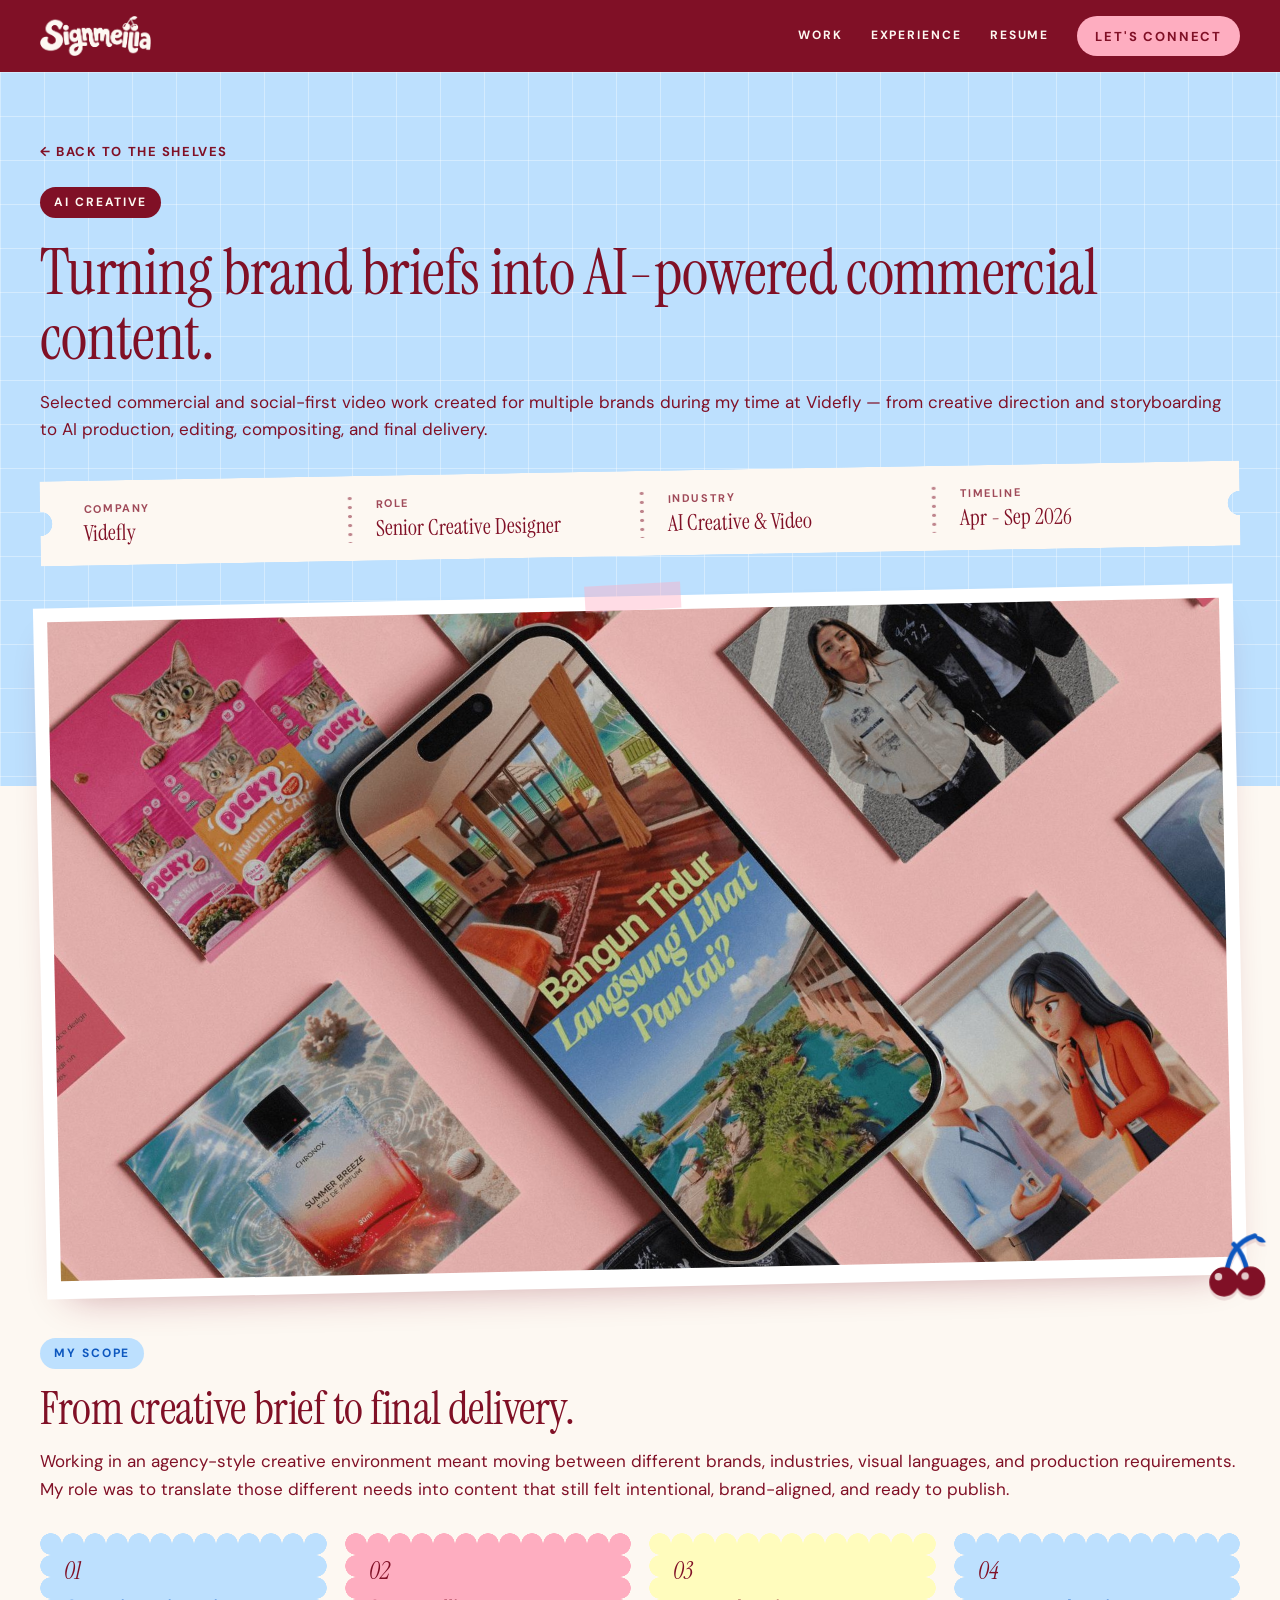
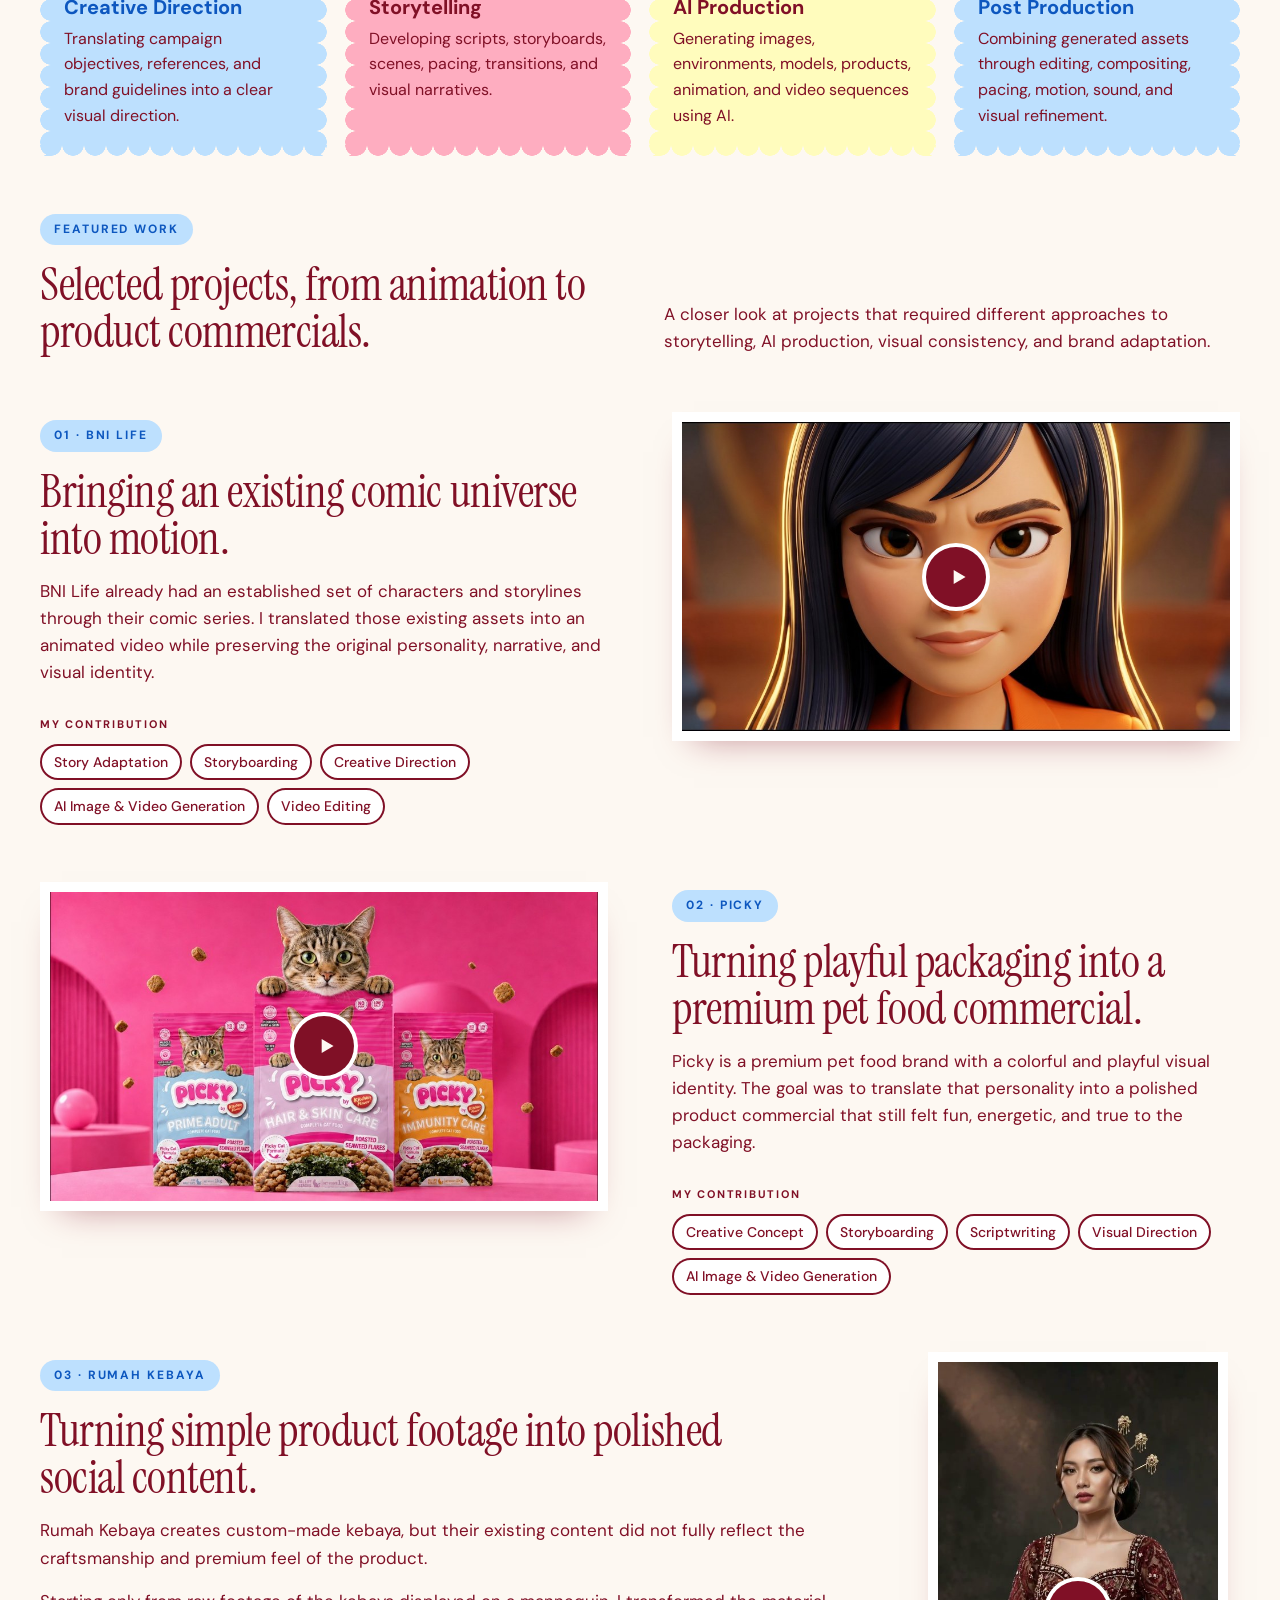
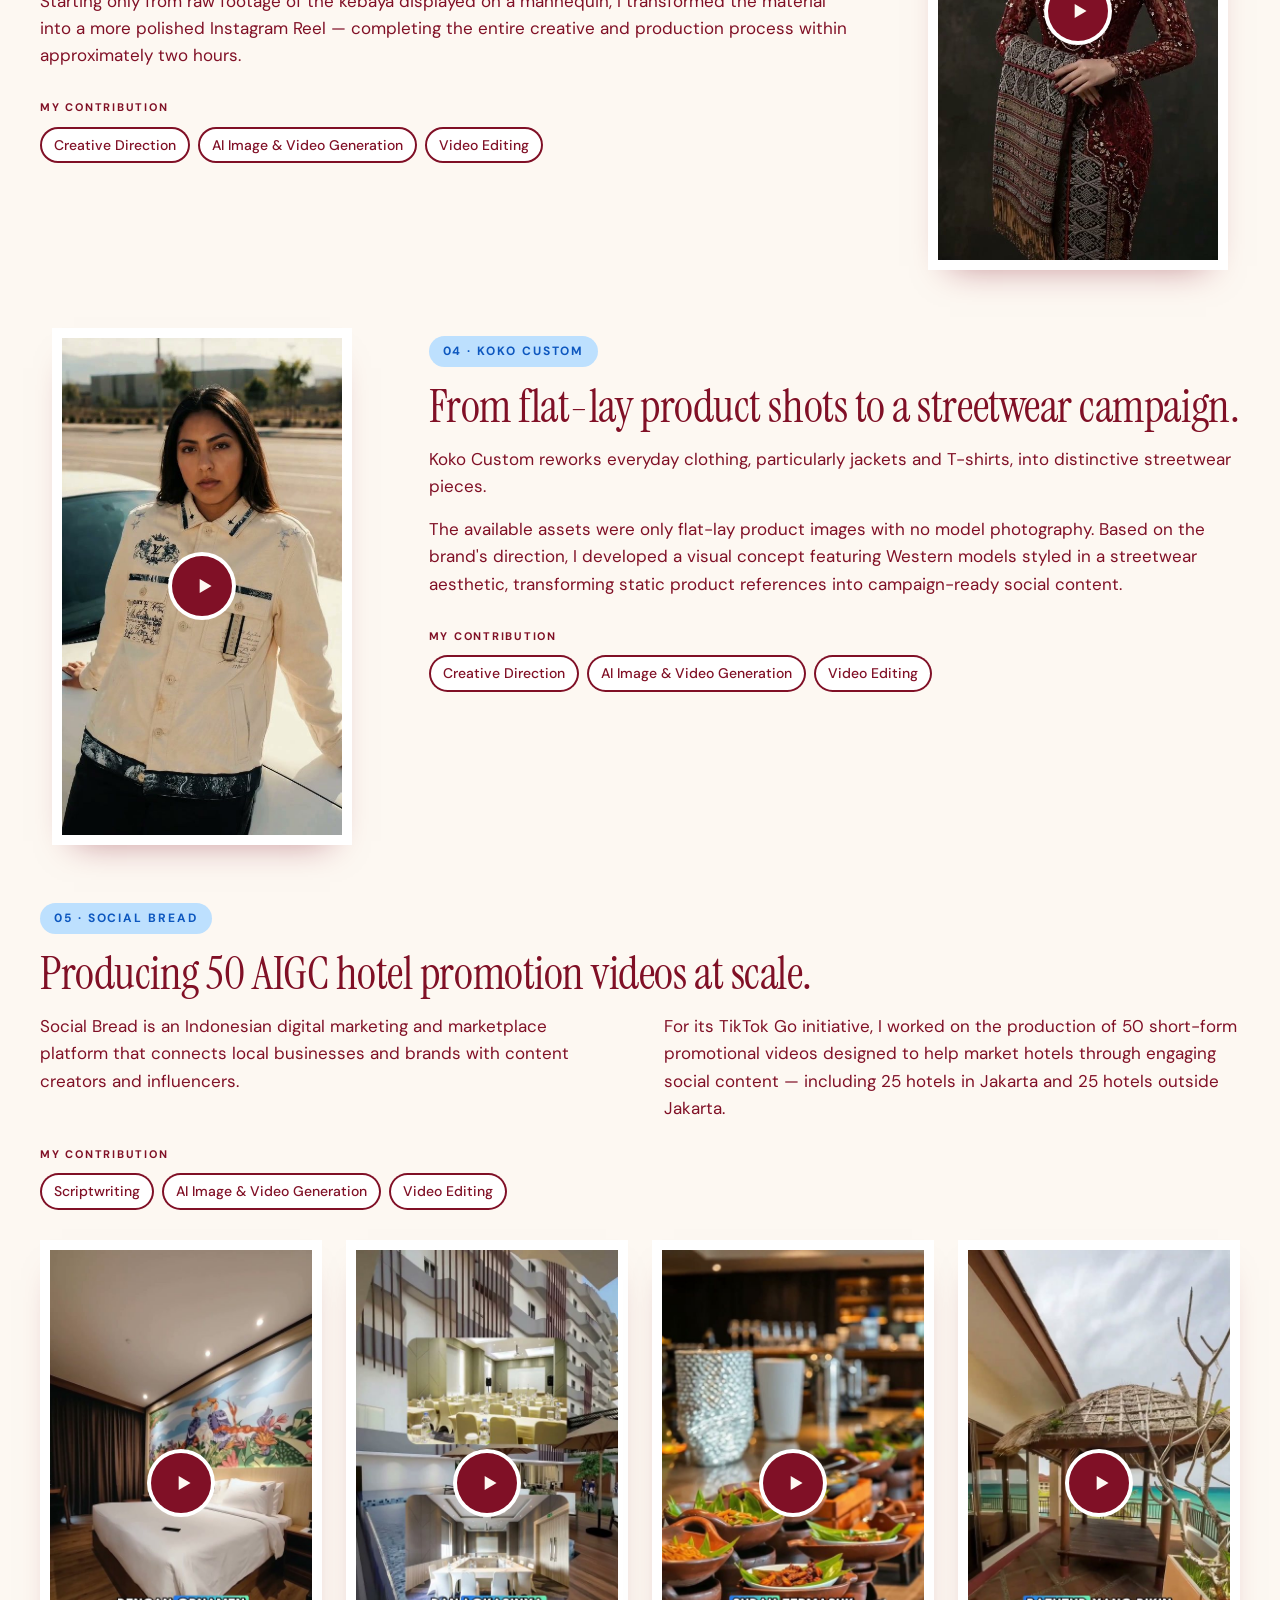
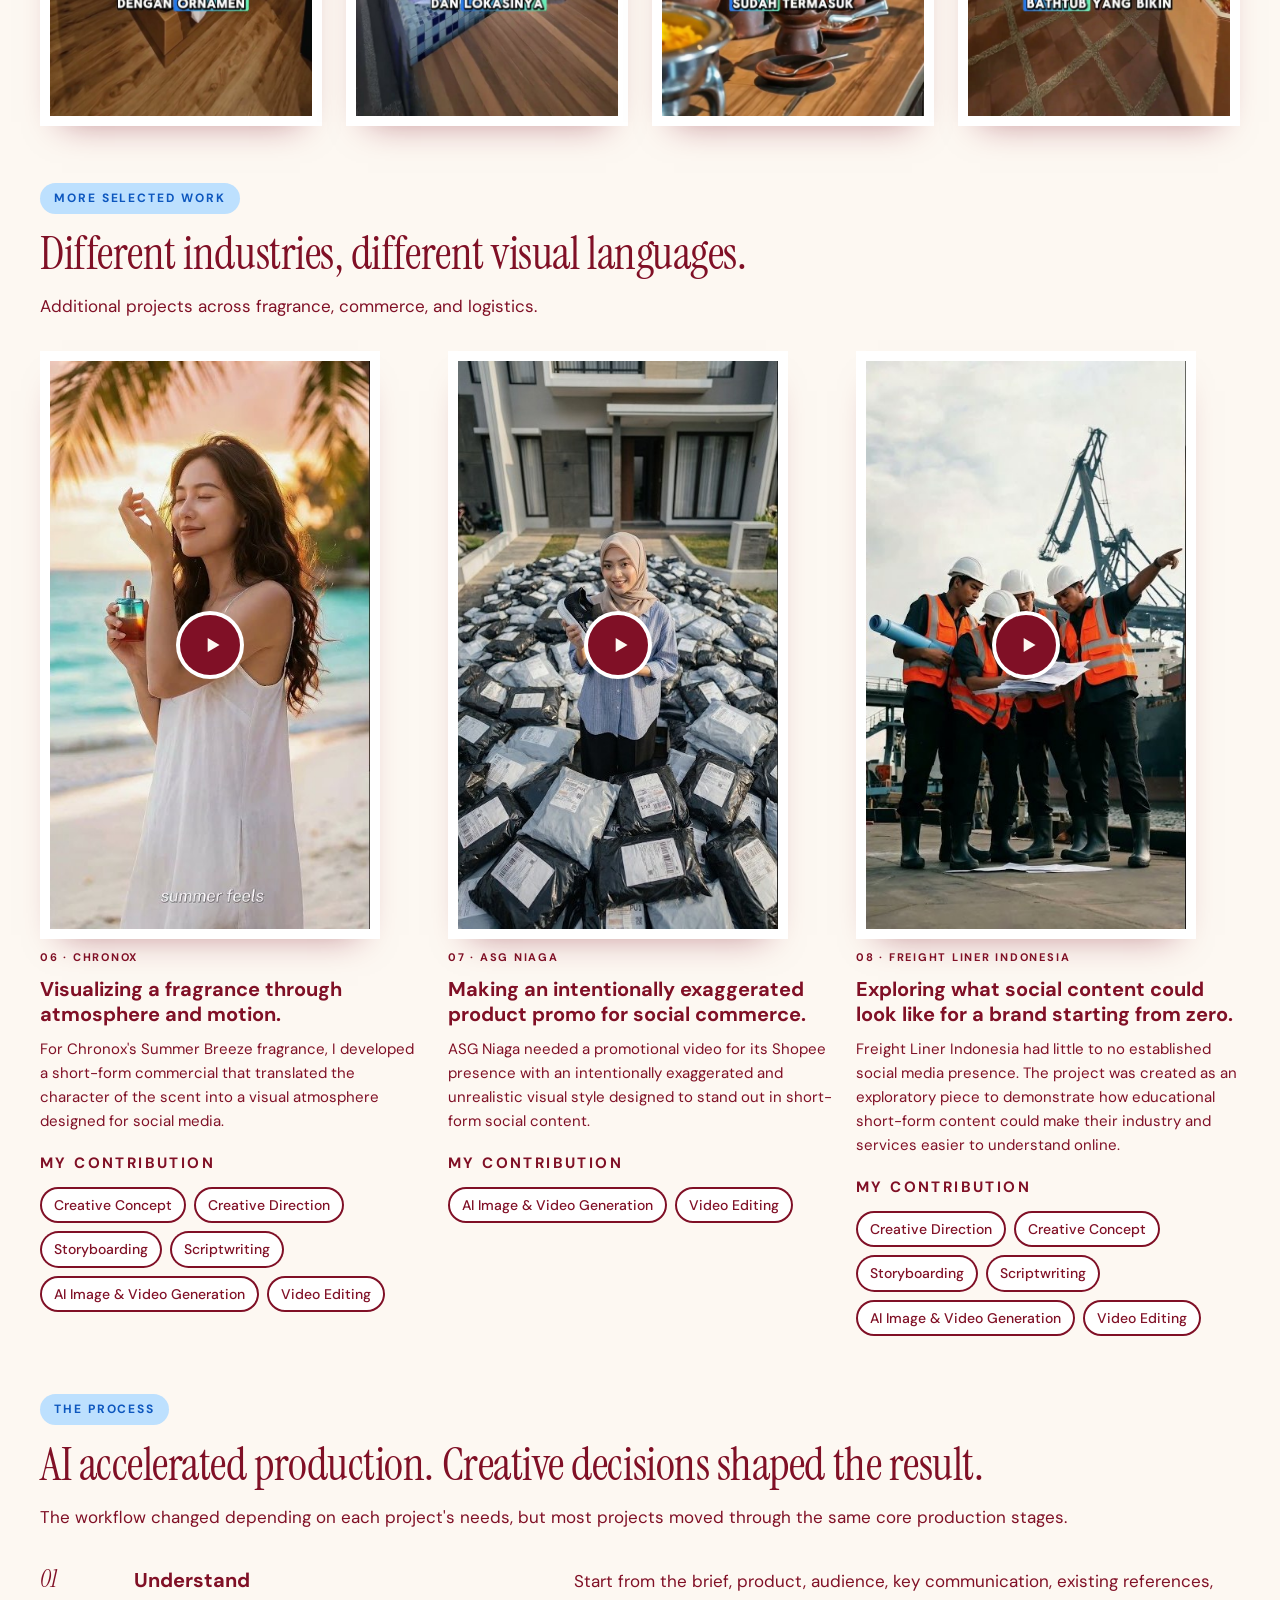
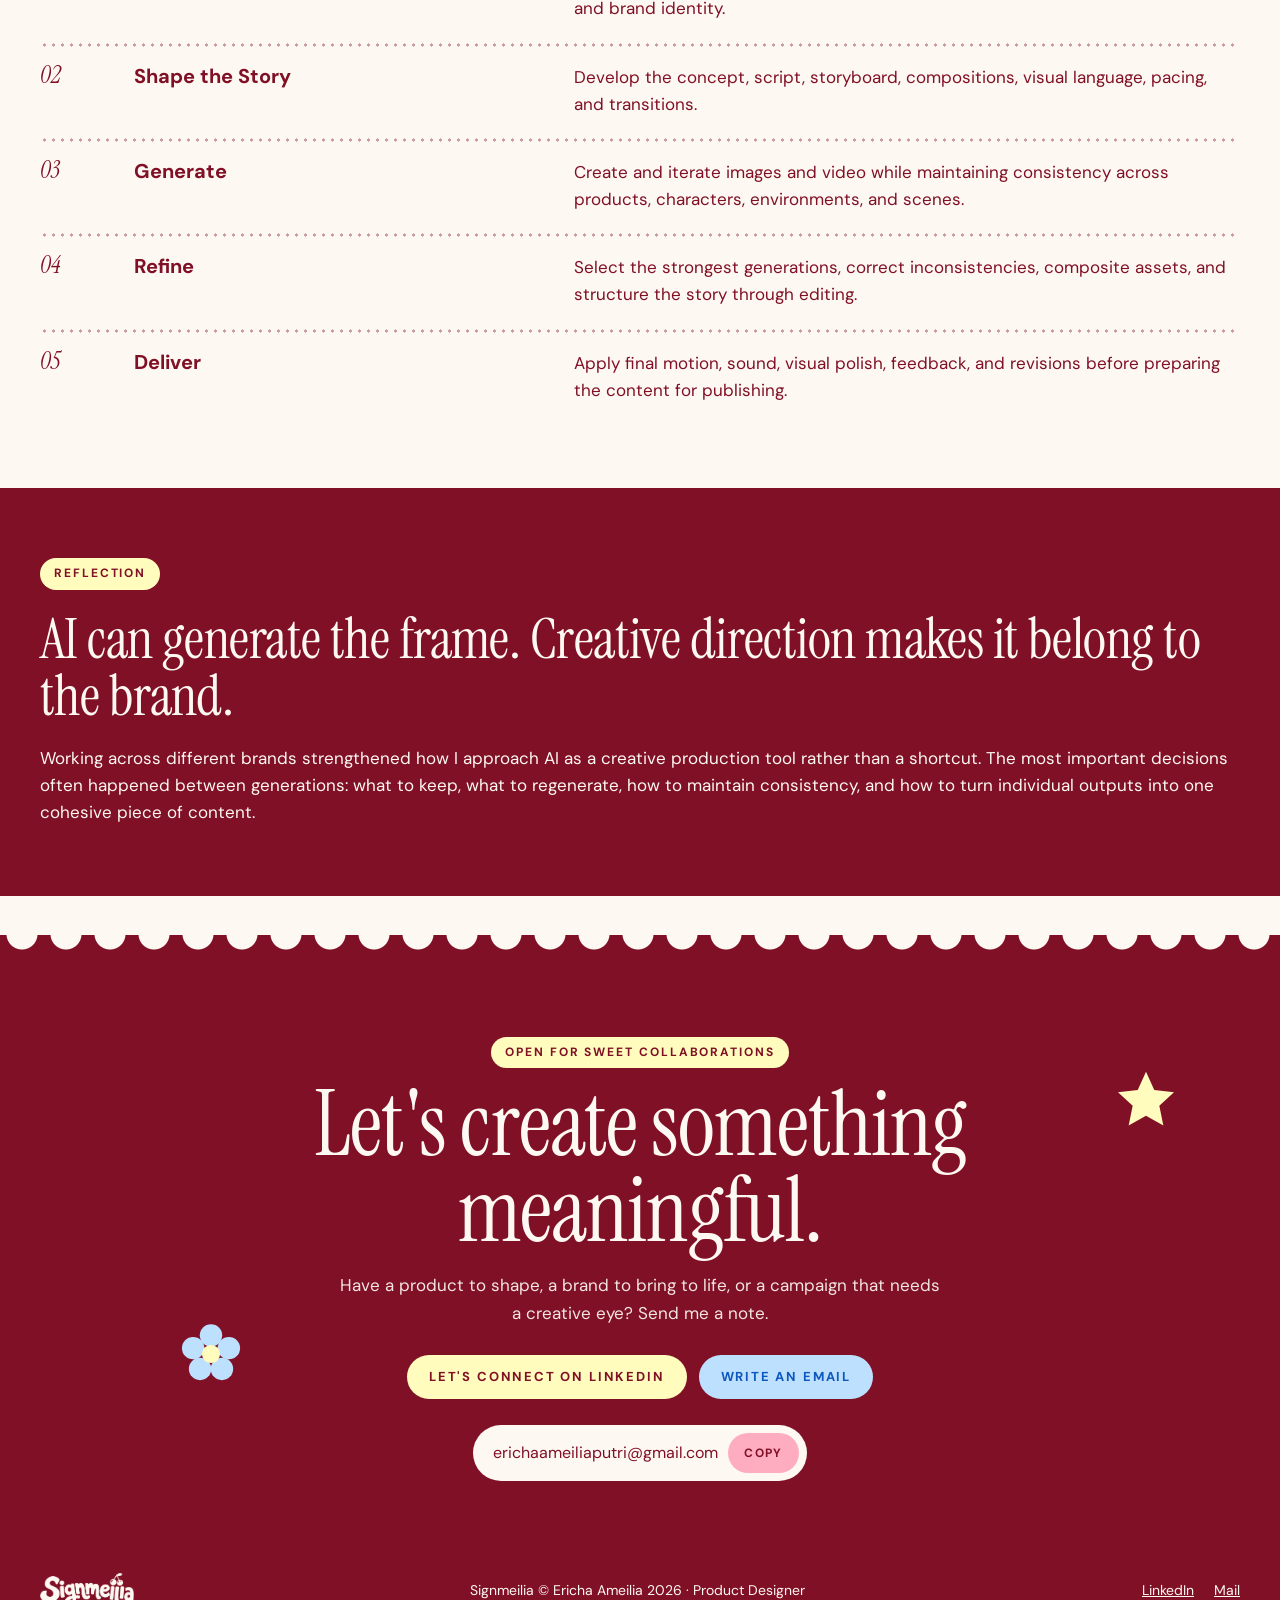
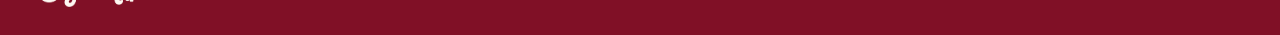
<file: work/videfly-ai-creative.html>
<!doctype html>
<html lang="en">
<head>
<meta charset="utf-8">
<meta name="viewport" content="width=device-width,initial-scale=1,viewport-fit=cover">
<title>Videfly AI Creative · Signmeilia</title>
<link rel="icon" type="image/svg+xml" href="../assets/favicon.svg?v=3">
<link rel="preconnect" href="https://fonts.googleapis.com">
<link rel="stylesheet" href="https://fonts.googleapis.com/css2?family=Instrument+Serif:ital@0;1&family=DM+Sans:ital,opsz,wght@0,9..40,400;0,9..40,500;0,9..40,700;1,9..40,400&display=swap">
<style>
/* Case study pages: same candy-shop system as the homepage.
   Hero in the project's card colour, cover as a big polaroid, sections as sticker cards. */
:root{
  --cream:#FDF8F2;--butter:#FFFCBD;--sky:#BDE0FE;--blue:#0D57BF;--pink:#FEADC0;--maroon:#801026;
  --pink-soft:rgba(254,173,192,.42);--grid:rgba(254,173,192,.55);
  --display:"Instrument Serif","Iowan Old Style",Georgia,serif;
  --body:"DM Sans","Helvetica Neue",Arial,sans-serif;
  --gutter-l:max(16px,env(safe-area-inset-left,0px));--gutter-r:max(16px,env(safe-area-inset-right,0px));
  --wrap:1120px;--navh:72px;--accent:var(--sky);
  color-scheme:light;
}
.accent-sky{--accent:var(--sky)}.accent-pink{--accent:var(--pink)}.accent-butter{--accent:var(--butter)}
*{box-sizing:border-box}
html{scroll-behavior:smooth;overflow-x:clip;scroll-padding-top:var(--navh);padding-top:env(safe-area-inset-top,0px);padding-bottom:env(safe-area-inset-bottom,0px)}
body{margin:0;background:var(--cream);color:var(--maroon);font-family:var(--body);font-size:17px;line-height:1.6;-webkit-font-smoothing:antialiased}
img{max-width:100%;height:auto;display:block}
a{color:inherit}
h1,h2,h3{font-family:var(--display);font-weight:400;margin:0;line-height:1.02;text-wrap:balance;letter-spacing:-.01em}
p{margin:0}
.wrap{max-width:var(--wrap);margin-inline:auto;padding-left:var(--gutter-l);padding-right:var(--gutter-r)}
.label{display:inline-flex;align-items:center;font-size:12px;font-weight:700;letter-spacing:.16em;text-transform:uppercase;padding:6px 14px;border-radius:999px}
.label.sky{background:var(--sky);color:var(--blue)}.label.pink{background:var(--pink)}.label.butter{background:var(--butter)}.label.maroon{background:var(--maroon);color:var(--cream)}
.btn{display:inline-flex;align-items:center;justify-content:center;min-height:44px;padding:10px 22px;border-radius:999px;font:700 13px/1 var(--body);letter-spacing:.14em;text-transform:uppercase;text-decoration:none;border:0;cursor:pointer;transition:transform .18s ease}
.btn:hover{transform:translateY(-2px) rotate(-1deg)}
.btn:focus-visible,a:focus-visible,button:focus-visible{outline:3px solid var(--blue);outline-offset:3px}
.btn.pink{background:var(--pink);color:var(--maroon)}.btn.butter{background:var(--butter);color:var(--maroon)}.btn.sky{background:var(--sky);color:var(--blue)}

/* wavy sticker edge */
.wavy{--r:11px;position:relative;
  -webkit-mask:radial-gradient(circle at 50% 100%,#000 calc(var(--r) - .5px),#0000 var(--r)) 0 0/calc(2*var(--r)) var(--r) repeat-x,radial-gradient(circle at 50% 0,#000 calc(var(--r) - .5px),#0000 var(--r)) 0 100%/calc(2*var(--r)) var(--r) repeat-x,radial-gradient(circle at 100% 50%,#000 calc(var(--r) - .5px),#0000 var(--r)) 0 0/var(--r) calc(2*var(--r)) repeat-y,radial-gradient(circle at 0 50%,#000 calc(var(--r) - .5px),#0000 var(--r)) 100% 0/var(--r) calc(2*var(--r)) repeat-y,linear-gradient(#000 0 0) 50% 50%/calc(100% - 2*var(--r)) calc(100% - 2*var(--r)) no-repeat;
  mask:radial-gradient(circle at 50% 100%,#000 calc(var(--r) - .5px),#0000 var(--r)) 0 0/calc(2*var(--r)) var(--r) repeat-x,radial-gradient(circle at 50% 0,#000 calc(var(--r) - .5px),#0000 var(--r)) 0 100%/calc(2*var(--r)) var(--r) repeat-x,radial-gradient(circle at 100% 50%,#000 calc(var(--r) - .5px),#0000 var(--r)) 0 0/var(--r) calc(2*var(--r)) repeat-y,radial-gradient(circle at 0 50%,#000 calc(var(--r) - .5px),#0000 var(--r)) 100% 0/var(--r) calc(2*var(--r)) repeat-y,linear-gradient(#000 0 0) 50% 50%/calc(100% - 2*var(--r)) calc(100% - 2*var(--r)) no-repeat}
.sky{background:var(--sky)}.pink{background:var(--pink)}.butter{background:var(--butter)}.creamy{background:#fff}
.sky h3,.sky .tag{color:var(--blue)}

/* polaroid shot + tape */
.shot{margin:0;background:#fff;padding:12px;box-shadow:0 18px 40px -24px rgba(128,16,38,.45);position:relative}
.shot img{width:100%}
.shot figcaption{font-family:var(--display);font-style:italic;font-size:20px;text-align:center;padding-top:10px}
.tape{position:absolute;width:96px;height:26px;background:var(--pink-soft);z-index:2}
.tape.top{top:-13px;left:50%;transform:translateX(-50%) rotate(-2deg)}
.tape.tl{top:-10px;left:-24px;transform:rotate(-28deg);background:rgba(189,224,254,.85)}
.tape.tr{top:-10px;right:-24px;transform:rotate(28deg);background:rgba(255,252,189,.95)}
.stk{position:absolute;pointer-events:none;filter:drop-shadow(0 4px 0 rgba(128,16,38,.12))}
.stk svg{display:block;width:100%;height:100%}

/* NAV (same behaviour as homepage) */
.nav{position:sticky;top:env(safe-area-inset-top,0px);z-index:30;height:var(--navh);background:var(--maroon);color:var(--cream);transition:background-color .35s ease}
.nav .wrap{display:flex;align-items:center;justify-content:space-between;gap:24px;width:100%;height:var(--navh);margin-top:0;border-radius:0;transition:width .5s cubic-bezier(.2,.7,.2,1),height .5s cubic-bezier(.2,.7,.2,1),margin-top .5s cubic-bezier(.2,.7,.2,1),border-radius .5s ease,padding .5s ease,background-color .35s ease,box-shadow .5s ease}
.wordmark{display:block;line-height:0;flex:none}.wordmark img{height:40px;width:auto;transition:height .4s ease}
.nav ul{list-style:none;margin:0;padding:0;display:flex;align-items:center;gap:28px;font-size:12px;font-weight:700;letter-spacing:.16em;text-transform:uppercase}
.nav ul a{text-decoration:none;color:var(--cream)}
.nav ul a:not(.btn):hover{color:var(--pink);text-decoration:underline;text-decoration-thickness:2px;text-underline-offset:5px}
.nav .btn{min-height:40px;padding:8px 18px;color:var(--maroon)}
.nav.pill{background:transparent}
.nav.pill .wrap{width:min(660px,calc(100% - 24px));height:calc(var(--navh) - 16px);margin-top:8px;border-radius:999px;padding-left:22px;padding-right:8px;background:var(--maroon);box-shadow:0 14px 30px -14px rgba(128,16,38,.55)}
.nav.pill .wordmark img{height:32px}

/* HERO */
.cs-hero{background:var(--accent);background-image:linear-gradient(rgba(255,255,255,.35) 1px,transparent 1px),linear-gradient(90deg,rgba(255,255,255,.35) 1px,transparent 1px);background-size:44px 44px;padding-block:clamp(36px,5vw,64px) clamp(150px,18vw,230px)}
.cs-hero .wrap{display:grid;gap:18px;justify-items:start}
.back{font-size:13px;font-weight:700;letter-spacing:.12em;text-transform:uppercase;text-decoration:none;padding:6px 0}
.back:hover{text-decoration:underline;text-underline-offset:5px}
.cs-hero h1{font-size:clamp(38px,5vw,70px);max-width:24ch;margin-top:4px}
.lede{font-size:clamp(17px,1.3vw,19px);max-width:62ch}
.meta{list-style:none;margin:10px 0 0;padding:16px 10px;display:grid;grid-template-columns:repeat(4,auto);background:var(--cream);transform:rotate(-1deg);
  -webkit-mask:radial-gradient(circle at 0 50%,#0000 12px,#000 12.5px) left/51% 100% no-repeat,radial-gradient(circle at 100% 50%,#0000 12px,#000 12.5px) right/51% 100% no-repeat;
  mask:radial-gradient(circle at 0 50%,#0000 12px,#000 12.5px) left/51% 100% no-repeat,radial-gradient(circle at 100% 50%,#0000 12px,#000 12.5px) right/51% 100% no-repeat}
.meta li{display:grid;gap:2px;padding:2px 26px}
.meta li+li{background:radial-gradient(circle,rgba(128,16,38,.5) 1.6px,transparent 2px) left top/4px 9px repeat-y}
.meta span{font-size:11px;font-weight:700;letter-spacing:.14em;text-transform:uppercase;opacity:.75}
.meta b{font-family:var(--display);font-weight:400;font-size:22px;line-height:1.15}
.cover-wrap{max-width:calc(var(--wrap) - 40px);margin:calc(-1 * clamp(120px,15vw,190px)) auto 0;padding-inline:var(--gutter-l) var(--gutter-r);position:relative;z-index:2}
.cover{transform:rotate(-1.2deg);padding:14px 14px 18px}
.cover-cherry{width:64px;height:70px;right:-22px;bottom:-26px;color:var(--maroon)}

/* SECTIONS */
main{padding-bottom:clamp(40px,6vw,80px)}
.cs-block .wrap{padding-block:clamp(56px,7vw,104px) 0;display:grid;gap:22px;justify-items:start}
.cs-block h2{font-size:clamp(32px,4vw,54px);max-width:22ch}
.cs-block .body{max-width:66ch;font-size:18px}
.subhead{font-size:13px;font-weight:700;letter-spacing:.14em;text-transform:uppercase;margin-top:14px}
.cards{display:grid;grid-template-columns:repeat(var(--cols,3),minmax(0,1fr));gap:18px;width:100%;margin-top:8px}
.card{padding:30px 28px;display:grid;gap:8px;align-content:start}
.card h3{font-size:26px}
.card p{font-size:16px}
.card .foot{font-family:var(--display);font-style:italic;font-size:19px;margin-top:6px}
.tag{font-size:11px;font-weight:700;letter-spacing:.16em;text-transform:uppercase}
.flow{list-style:none;margin:6px 0 0;padding:0;display:flex;flex-wrap:wrap;align-items:center;gap:10px}
.flow li{display:flex;align-items:center;gap:10px}
.flow .step{background:var(--accent);padding:10px 18px;border-radius:999px;font-weight:700;font-size:15px}
.accent-sky .flow .step{color:var(--blue)}
.flow .sep{width:26px;height:18px;color:var(--maroon);display:inline-block}
.flow .sep svg{width:100%;height:100%}
.chips{list-style:none;margin:0;padding:0;display:flex;flex-wrap:wrap;gap:8px}
.chips li{background:#fff;box-shadow:inset 0 0 0 2px var(--maroon);padding:7px 14px;border-radius:999px;font-size:14px;font-weight:500}
.compare{display:grid;grid-template-columns:1fr 1fr;gap:18px;width:100%}
.compare .col{padding:30px 30px 32px;display:grid;gap:10px;align-content:start}
.compare h3{font-size:28px}
.compare ul{margin:4px 0 0;padding:0;list-style:none;display:grid;gap:8px}
.compare li{position:relative;padding-left:26px}
.compare li::before{content:"";position:absolute;left:0;top:.45em;width:14px;height:14px;border-radius:50%;background:var(--maroon)}
.compare .creamy li::before{background:var(--pink)}
.one{width:100%;margin-top:14px}
.pair{display:grid;grid-template-columns:1fr 1fr;gap:28px;width:100%;margin-top:14px}
.pair .shot:nth-child(1){transform:rotate(-1deg)}.pair .shot:nth-child(2){transform:rotate(1deg)}
.showcase{display:grid;gap:40px;width:100%;margin-top:14px}
.show{display:grid;grid-template-columns:1.35fr 1fr;gap:40px;align-items:center}
.show:nth-child(even) .shot{order:2}
.show .shot{transform:rotate(-1deg)}.show:nth-child(even) .shot{transform:rotate(1deg)}
.show h3{font-size:clamp(28px,3vw,38px);margin-bottom:10px}
.features{display:grid;grid-template-columns:repeat(3,1fr);gap:24px;width:100%;margin-top:8px}
.feature{display:grid;gap:8px;align-content:start}
.feature .shot{padding:10px;margin-bottom:10px}
.feature h3{font-size:26px}
.screens{display:grid;grid-template-columns:repeat(auto-fill,minmax(230px,1fr));gap:26px 22px;width:100%;margin-top:14px}
.screen{margin:0;display:grid;gap:12px;align-content:start}
.screen img{border-radius:22px;background:#fff;box-shadow:0 0 0 8px #fff,0 18px 34px -22px rgba(128,16,38,.5)}
.screen figcaption{display:grid;gap:2px;padding-top:6px;font-size:14px}
.screen figcaption b{font-size:15px}
.videos{display:grid;grid-template-columns:repeat(auto-fill,minmax(200px,1fr));gap:22px;width:100%;margin-top:14px}
.videos:has(.wide){grid-template-columns:repeat(auto-fill,minmax(320px,1fr))}
.vid{display:grid;gap:10px;text-decoration:none;align-content:start}
.vid .frame{position:relative;display:block;background:#fff;padding:10px;box-shadow:0 18px 34px -22px rgba(128,16,38,.5);transition:transform .25s ease}
.vid:hover .frame{transform:rotate(-1.5deg) translateY(-4px)}
.vid img{width:100%;object-fit:cover}
.vid.tall img{aspect-ratio:9/16}.vid.wide img{aspect-ratio:16/9}
.play{position:absolute;inset:0;margin:auto;width:60px;height:60px;border-radius:50%;background:var(--maroon);color:var(--cream);display:grid;place-items:center;box-shadow:0 0 0 4px #fff}
.play svg{width:26px;height:26px;margin-left:3px}
.vcap{display:grid;gap:4px;font-size:15px}
.vcap b{font-family:var(--display);font-weight:400;font-size:24px;line-height:1.1}

/* reflection band */
.reflect{background:var(--maroon);color:var(--cream);margin-top:clamp(64px,8vw,110px)}
.reflect .wrap{padding-block:clamp(64px,8vw,110px);display:grid;gap:22px;justify-items:start}
.narrow{max-width:900px}
.reflect h2{font-size:clamp(34px,4.4vw,60px);color:var(--cream)}
.reflect p{font-size:18px;max-width:64ch}

/* next project */
.next{background:var(--cream);background-image:linear-gradient(90deg,var(--pink-soft) 50%,transparent 0),linear-gradient(var(--pink-soft) 50%,transparent 0);background-size:36px 36px}
.next .wrap{padding-block:clamp(56px,7vw,96px)}
.next-card{display:grid;grid-template-columns:1fr 1.1fr;gap:28px;align-items:center;padding:34px;text-decoration:none;transition:transform .25s ease}
.next-card:hover{transform:rotate(-.6deg) translateY(-3px)}
.next-text{display:grid;gap:12px;justify-items:start}
.next-text b{font-family:var(--display);font-weight:400;font-size:clamp(34px,4vw,54px);line-height:1}
.next-card.sky .next-text b,.next-card.sky .next-text>span:last-child{color:var(--blue)}
.next-img{background:#fff;padding:10px;transform:rotate(2deg)}

/* CTA + footer */
.cta{background:var(--maroon);color:var(--cream);text-align:center}
.cta .wrap{padding-block:clamp(64px,8vw,110px) clamp(40px,5vw,64px)}
.cta h2{font-size:clamp(44px,7vw,100px);line-height:.96;margin:14px auto 18px;max-width:18ch;color:var(--cream)}
.cta p{max-width:50ch;margin:0 auto 28px}
.cta .actions{display:flex;flex-wrap:wrap;justify-content:center;gap:12px;margin-bottom:26px}
.email{display:inline-flex;flex-wrap:wrap;align-items:center;justify-content:center;gap:10px;background:var(--cream);color:var(--maroon);border-radius:999px;padding:8px 8px 8px 20px;max-width:100%}
.email code{font-family:var(--body);font-size:16px;user-select:all;overflow-wrap:anywhere}
.email button{appearance:none;border:0;cursor:pointer;border-radius:999px;background:var(--pink);color:var(--maroon);font:700 12px/1 var(--body);letter-spacing:.12em;text-transform:uppercase;padding:12px 16px;min-height:40px}
.footer{background:var(--maroon);color:var(--cream)}
.footer .wrap{padding-block:28px;display:flex;flex-wrap:wrap;justify-content:space-between;align-items:center;gap:14px 24px;font-size:14px}
.footer .flogo{height:34px;width:auto}
.footer ul{list-style:none;margin:0;padding:0;display:flex;gap:20px}

/* scroll reveal */
.js .reveal{opacity:0;transform:translateY(28px);transition:opacity .7s ease,transform .8s cubic-bezier(.2,.7,.2,1)}
.js .reveal.in{opacity:1;transform:none}
.js .reveal.d1{transition-delay:.08s}.js .reveal.d2{transition-delay:.16s}.js .reveal.d3{transition-delay:.24s}
.js .show.reveal.in .shot,.js .pair .shot.reveal.in{transform:rotate(-1deg)}
@media (prefers-reduced-motion:reduce){.js .reveal{opacity:1;transform:none;transition:none}.nav,.nav .wrap,.btn,.vid .frame,.next-card{transition:none}}

/* TABLET */
@media (max-width:1024px){
  .meta{grid-template-columns:repeat(2,auto);row-gap:12px}
  .meta li:nth-child(3){background:none}
  .features{grid-template-columns:1fr 1fr}
  .cards{grid-template-columns:repeat(2,minmax(0,1fr))}
}
@media (max-width:880px){
  :root{--navh:64px}
  .nav ul li:not(.cta-li){display:none}
  .wordmark img{height:34px}
  .nav.pill .wrap{width:min(420px,calc(100% - 24px))}
  .nav.pill .wordmark img{height:28px}
  .show{grid-template-columns:1fr;gap:18px}
  .show:nth-child(even) .shot{order:0}
  .next-card{grid-template-columns:1fr}
}
@media (max-width:640px){
  .compare,.pair,.features,.cards{grid-template-columns:1fr}
  .meta{grid-template-columns:1fr 1fr;padding:14px 4px}
  .meta li{padding:2px 14px}
  .meta b{font-size:18px}
  .screens{grid-template-columns:1fr 1fr;gap:20px 14px}
  .videos,.videos:has(.wide){grid-template-columns:1fr 1fr}
  .videos:has(.wide) .wide{grid-column:1 / -1}
  .card{padding:24px 22px}
  .cover-cherry{width:46px;height:50px;right:-8px}
  .next-card{padding:24px}
  .email{width:100%;padding-left:14px}
  .footer .wrap{flex-direction:column;align-items:flex-start}
}

/* grid-paper band for alternate sections */
.cs-block.tint-accent{margin-top:clamp(56px,7vw,104px);background-image:linear-gradient(var(--grid) 1px,transparent 1px),linear-gradient(90deg,var(--grid) 1px,transparent 1px);background-size:44px 44px}
.cs-block.tint-accent .wrap{padding-block:clamp(56px,7vw,104px)}
.cs-block.tint-accent + .cs-block .wrap{padding-top:clamp(56px,7vw,104px)}
.videos.single{grid-template-columns:minmax(0,820px)}
.videos.single .tall{max-width:320px}
@media (max-width:640px){.videos.single{grid-template-columns:1fr}.videos.single .tall{max-width:none}}

/* side-by-side section: text left, screenshot right */
.split{display:grid;grid-template-columns:minmax(0,1fr) minmax(0,1.05fr);gap:clamp(28px,4vw,56px);align-items:center;width:100%}
.split-text{display:grid;gap:22px;justify-items:start;align-content:center}
.split-text h2{max-width:16ch}
.split-media .shot{transform:rotate(1.2deg)}
.split-media .shot img{max-height:560px;width:100%;object-fit:contain;background:#fff}
@media (max-width:880px){.split{grid-template-columns:1fr}.split-media .shot img{max-height:none}}

/* ===== Framer-matched layouts (override the earlier generic section styles) ===== */
.cs-block .wrap{display:block;padding-block:clamp(52px,6.5vw,104px) 0}
.cs-block .wrap>*+*,.split-text>*+*{margin-top:16px}
.cs-block h2{font-size:clamp(30px,3.6vw,50px);max-width:24ch}
.cs-block .body{font-size:17px;max-width:72ch}
.split-text .body{max-width:none}
.num{display:block;font-family:var(--display);font-style:italic;font-size:24px;line-height:1;margin-bottom:6px}
.cs-block .cards{display:grid;grid-template-columns:repeat(var(--cols,3),minmax(0,1fr));gap:18px;margin-top:30px}
.cs-block .card{padding:26px 24px 28px;gap:6px}
.cs-block .card h3{font-size:24px}
.cols{display:grid;grid-template-columns:repeat(var(--cols,3),minmax(0,1fr));gap:22px 32px;margin-top:30px}
.colitem{display:grid;gap:6px;align-content:start}
.colitem h3{font-size:24px}
.colitem p{font-size:16px}
.cols.small h3{font-size:20px}.cols.small p{font-size:15px}
.cs-block .flow{margin-top:24px}
.flow.center{justify-content:center}
.flow.vert{flex-direction:column;align-items:flex-start;gap:8px}
.flow.vert li{flex-direction:column;align-items:flex-start;gap:8px}
.flow.vert .step{font-size:18px;padding:12px 24px}
.down{font-size:22px;line-height:1;padding-left:24px}
.cs-block .compare{margin-top:30px;align-items:stretch}
.cs-block .compare.joined{grid-template-columns:1fr auto 1fr;align-items:center}
.joiner{font-size:30px;font-family:var(--display)}
.cs-block .one{margin-top:30px}
.cs-block .pair{margin-top:30px;gap:24px}
.pair.stacked{grid-template-columns:1fr}
.pair-item{display:grid;gap:10px}
.mini{font-size:11px;font-weight:700;letter-spacing:.16em;text-transform:uppercase}
.gallery{display:grid;grid-template-columns:repeat(var(--cols,3),minmax(0,1fr));gap:26px 22px;margin-top:30px;width:100%}
.gallery.screens{grid-template-columns:repeat(var(--cols,3),minmax(0,1fr))}
.g-item{margin:0;display:grid;gap:14px;align-content:start}
.g-item figcaption{display:grid;gap:4px;font-size:15px}
.g-item figcaption b{font-family:var(--display);font-weight:400;font-size:24px;line-height:1.1}
.g-item figcaption i{font-weight:700;font-style:normal;font-size:15px}
.gallery.screens .screen-img{width:100%;max-width:280px;border-radius:22px;background:#fff;box-shadow:0 0 0 8px #fff,0 18px 34px -22px rgba(128,16,38,.5)}
.gallery.screens figcaption b{font-family:var(--body);font-weight:700;font-size:16px}
.cs-block .videos{display:grid;grid-template-columns:repeat(var(--cols,1),minmax(0,1fr));gap:24px;margin-top:30px}
.split-media .videos{margin-top:0}
.cs-block .videos.single{grid-template-columns:1fr}
.v-item{display:grid;gap:10px;align-content:start}
.v-item h3{font-size:24px}
.v-item p{font-size:15px}
.cs-block .vid.tall{max-width:340px}
.split-media .vid.tall{max-width:300px;margin-inline:auto}
.chips-label{font-size:11px;font-weight:700;letter-spacing:.16em;text-transform:uppercase;margin-top:8px}
.chipset{display:grid;gap:10px;margin-top:22px}
.v-item .chips{margin-top:2px}
.rows{list-style:none;margin:30px 0 0;padding:0}
.rows li{display:grid;grid-template-columns:70px minmax(0,1fr) minmax(0,1.6fr);gap:24px;align-items:baseline;padding:20px 0;background:radial-gradient(circle,rgba(128,16,38,.4) 1.4px,transparent 1.8px) left top/9px 4px repeat-x}
.rows li:first-child{background:none}
.rows h3{font-size:26px}
.rows .num{margin:0}
.bodycols{display:grid;grid-template-columns:1fr 1fr;gap:28px 48px;margin-top:20px}
.bodycols .body{max-width:none}
.headsplit{display:grid;grid-template-columns:1fr 1fr;gap:28px 48px;align-items:end;margin-top:16px}
.headsplit .body{max-width:none}
.split{grid-template-columns:minmax(0,1fr) minmax(0,1fr);gap:clamp(28px,5vw,72px)}
.split.narrow-aside{grid-template-columns:minmax(0,1.5fr) minmax(0,.6fr)}
.split.media-left .split-media{order:-1}
.split.media-left.narrow-aside{grid-template-columns:minmax(0,.6fr) minmax(0,1.5fr)}
.split-text h2{max-width:none}
.split-media .shot{transform:rotate(1deg)}
.split.media-left .split-media .shot{transform:rotate(-1deg)}
.split-media .shot img{max-height:520px;object-fit:contain;background:#fff}
.split-media .cards{margin-top:0}
.split-media .gallery{margin-top:0}
.reflect .wrap{display:grid;gap:20px;justify-items:start}
.reflect .bodycols{width:100%;margin-top:4px}
.reflect .bodycols p,.reflect .onebody p{font-size:17px;max-width:none}
.reflect .onebody{max-width:80ch}
.reflect .one{width:100%;margin-top:24px}
@media (max-width:1024px){
  .cs-block .cards[style*="--cols:4"],.cols[style*="--cols:4"],.gallery[style*="--cols:4"],.cs-block .videos[style*="--cols:4"]{grid-template-columns:repeat(2,minmax(0,1fr))}
}
@media (max-width:880px){
  .split,.split.narrow-aside,.split.media-left.narrow-aside,.bodycols,.headsplit{grid-template-columns:1fr}
  .split.media-left .split-media{order:0}
  .cs-block .compare.joined{grid-template-columns:1fr}
  .joiner{display:none}
  .cs-block .cards,.cols,.gallery.shots{grid-template-columns:repeat(2,minmax(0,1fr))}
  .rows li{grid-template-columns:50px minmax(0,1fr);gap:6px 16px}
  .rows li p{grid-column:2}
}
@media (max-width:640px){
  .cs-block .cards,.cols,.gallery.shots,.cs-block .cards[style*="--cols:4"],.cols[style*="--cols:4"]{grid-template-columns:1fr}
  .gallery.screens,.gallery.screens[style*="--cols:4"]{grid-template-columns:repeat(2,minmax(0,1fr))}
  .gallery.screens[style*="--cols:1"]{grid-template-columns:minmax(0,260px)}
  .cs-block .videos[style*="--cols:3"]{grid-template-columns:1fr}
  .cs-block .vid.tall{max-width:none}
}
.split-text{gap:0}
main{overflow-x:clip}
@media (max-width:640px){.tape.tr{right:-8px}.tape.tl{left:-8px}}

/* hero text fills the width */
.cs-hero h1{max-width:none}
.cs-hero .lede{max-width:none}

/* closing section + footer: same as the homepage */
.band{position:relative}
.scallop-top::before{content:"";position:absolute;left:0;right:0;top:-1px;height:22px;pointer-events:none;z-index:2;background:radial-gradient(circle at 50% 0,var(--edge) 15px,transparent 16px) 0 0/44px 22px repeat-x}
.cta{--edge:var(--cream)}
.cta p{opacity:.92}
.cta .stk{width:64px;height:64px}
.cta .stk.c2{right:8%;top:22%;--rot:10deg}
.cta .stk.c3{left:14%;bottom:26%;--rot:8deg}
.float{animation:bob 4.5s ease-in-out infinite}
.float.d1{animation-delay:-1.2s}.float.d2{animation-delay:-2.4s}
@keyframes bob{0%,100%{transform:translateY(0) rotate(var(--rot,0deg))}50%{transform:translateY(-10px) rotate(calc(var(--rot,0deg) + 4deg))}}
.email button:hover{background:var(--butter)}
.footer a{color:var(--cream)}
@media (max-width:560px){.cta .stk{width:40px;height:40px}.cta .stk.c2{right:4%;top:3%}.cta .stk.c3{left:4%;top:3%;bottom:auto}}
@media (prefers-reduced-motion:reduce){.float{animation:none}}

/* section headings fill the available width */
.cs-block h2,.cs-block .split-text h2,.reflect h2,.cs-hero h1{max-width:none;text-wrap:pretty}

/* content fills up to 1200px wide */
:root{--wrap:calc(1200px + 32px)}
.cs-block .body,.split-text .body,.bodycols .body,.headsplit .body,.cs-hero .lede,.reflect p,.reflect .onebody,.reflect .bodycols p{max-width:none}
.cover-wrap{max-width:var(--wrap)}

/* yellow labels always use maroon text so they stay readable on dark bands */
.label.butter,.label.pink{color:var(--maroon)}
.flow .sep{width:18px;height:18px}

/* vertical flow: arrows centred under each step */
.flow.vert{align-items:center}
.flow.vert li{align-items:center}
.down{padding-left:0}
/* project details ticket spans the full 1200px */
.cs-hero .wrap{justify-items:stretch}
.cs-hero .back,.cs-hero .label{justify-self:start}
.meta{width:100%;grid-template-columns:repeat(4,minmax(0,1fr));padding:18px 16px}
.meta li{padding:2px 28px}
/* divider between the section intro and its columns */
.cols{border-top:2px solid rgba(128,16,38,.18);padding-top:26px}
/* tapes: one direction, sitting on the top edge only */
.shot .tape.top{top:-12px;transform:translateX(-50%) rotate(-2deg)}
.cs-block .gallery,.cs-block .pair,.cs-block .one{margin-top:38px}
/* more room between images and the text under them */
.g-item{gap:24px}
.pair-item{gap:14px}
@media (max-width:1024px){.meta{grid-template-columns:repeat(2,minmax(0,1fr))}}

/* h3: Instrument Serif has no bold, so subheads use DM Sans bold */
.cs-block h3,.reflect h3,.g-item figcaption b,.gallery.screens figcaption b{font-family:var(--body);font-weight:700;letter-spacing:0;line-height:1.25}
.cs-block .card h3,.v-item h3,.rows h3{font-size:20px}
.colitem h3,.g-item figcaption b{font-size:19px}
.cols.small h3,.gallery.screens figcaption b{font-size:16px}
.compare h3{font-size:22px}
.btn.maroon{background:var(--maroon);color:var(--cream)}

/* full-width flows: steps stretch across the 1200px row */
.cs-block .wrap>.flow:not(.vert){display:flex;flex-wrap:nowrap;width:100%;gap:10px}
.cs-block .wrap>.flow:not(.vert) li{flex:1 1 0;min-width:0}
.cs-block .wrap>.flow:not(.vert) .step{flex:1;text-align:center}

/* cover image in 16:9 */
.cover img{aspect-ratio:16/9;object-fit:cover}

/* next project: a preview of the next page's hero */
.next{background-color:var(--na);background-image:linear-gradient(rgba(255,255,255,.35) 1px,transparent 1px),linear-gradient(90deg,rgba(255,255,255,.35) 1px,transparent 1px);background-size:44px 44px}
.cta{--edge:var(--na)}
.next .wrap{padding-block:clamp(64px,8vw,112px)}
.next-link{display:grid;grid-template-columns:minmax(0,1fr) minmax(0,1.05fr);gap:clamp(28px,5vw,72px);align-items:center;text-decoration:none}
.next-text{display:grid;gap:16px;justify-items:start}
.next-name{font-family:var(--display);font-weight:400;font-size:clamp(56px,8vw,120px);line-height:.9;letter-spacing:-.02em}
.next-title{font-size:18px;max-width:46ch}
.next-btn{margin-top:6px}
.next-img{position:relative;display:block;background:#fff;padding:12px;transform:rotate(3deg);box-shadow:0 22px 44px -26px rgba(128,16,38,.55);transition:transform .35s cubic-bezier(.2,.7,.2,1)}
.next-img img{width:100%;aspect-ratio:16/9;object-fit:cover}
.next-link:hover .next-img{transform:rotate(0) scale(1.02)}
.next-link:hover .next-btn{transform:translateY(-2px) rotate(-1deg)}
@media (max-width:880px){.next-link{grid-template-columns:1fr}.cs-block .wrap>.flow:not(.vert){flex-wrap:wrap}.cs-block .wrap>.flow:not(.vert) li{flex:0 1 auto}}
@media (prefers-reduced-motion:reduce){.next-img{transition:none}}
.next-text .next-name{font-family:var(--display);font-weight:400;font-size:clamp(56px,8vw,120px);line-height:.9;color:var(--maroon)}
.next-text .next-title{color:var(--maroon)}

/* no next-project band: closing section sits on cream */
.cta{--edge:var(--cream)}

/* tighter rhythm between an image and the next block of text */
.cs-block .wrap{padding-block:clamp(40px,4.5vw,64px) 0}
.split{align-items:start}
.split-text{padding-top:8px}
main{padding-bottom:clamp(24px,3vw,40px)}
.reflect{margin-top:clamp(48px,5vw,72px)}
.reflect .wrap{padding-block:clamp(48px,5.5vw,80px)}
.cs-block .cols{margin-top:24px;padding-top:22px}
.cs-block .gallery,.cs-block .pair,.cs-block .one{margin-top:30px}
.cover-wrap+main .cs-block:first-child .wrap{padding-top:clamp(36px,4vw,56px)}

</style>
</head>
<body class="accent-sky" style="--na:var(--pink)">
<svg width="0" height="0" style="position:absolute" aria-hidden="true"><defs><symbol id="i-cherry" viewBox="0 0 24 26"><path d="M8 16C9 9 12 4 19 2M16 16c-1-6-3-9-5-11" stroke="#0D57BF" stroke-width="1.8" fill="none" stroke-linecap="round"/><circle cx="7" cy="19" r="5.5" fill="currentColor"/><circle cx="17" cy="19" r="5.5" fill="currentColor"/><circle cx="5" cy="17" r="1.4" fill="#FDF8F2" opacity=".8"/><circle cx="15" cy="17" r="1.4" fill="#FDF8F2" opacity=".8"/><path d="M19 2c2 0 3.5 1 4 2.5-2 .3-3.5-.3-4-2.5z" fill="#0D57BF"/></symbol><symbol id="i-bow" viewBox="0 0 36 24"><g fill="currentColor"><path d="M17 12C14 6 8 3 4 4c-3 .8-3 6.5-.5 10 2.2 3 8 3.5 13.5-2z"/><path d="M19 12c3-6 9-9 13-8 3 .8 3 6.5.5 10-2.2 3-8 3.5-13.5-2z"/><path d="M14 14l-4 9h3l4-8zM22 14l4 9h-3l-4-8z"/></g><circle cx="18" cy="12" r="3.3" fill="currentColor"/><circle cx="18" cy="12" r="1.6" fill="#FDF8F2"/></symbol><symbol id="i-star" viewBox="0 0 24 24"><path d="M12 1l3.1 6.9 7.4.8-5.5 5.1 1.5 7.4L12 17.5 5.5 21.2 7 13.8 1.5 8.7l7.4-.8z" fill="currentColor"/></symbol><symbol id="i-flower" viewBox="0 0 24 24"><g fill="currentColor"><circle cx="12" cy="5" r="4.2"/><circle cx="18.7" cy="9.8" r="4.2"/><circle cx="16.1" cy="17.6" r="4.2"/><circle cx="7.9" cy="17.6" r="4.2"/><circle cx="5.3" cy="9.8" r="4.2"/></g><circle cx="12" cy="12" r="3.4" fill="#FFFCBD"/></symbol><symbol id="i-spark" viewBox="0 0 24 24"><path d="M12 0c1 7 5 11 12 12-7 1-11 5-12 12-1-7-5-11-12-12 7-1 11-5 12-12z" fill="currentColor"/></symbol></defs></svg>
<nav class="nav" aria-label="Main">
  <div class="wrap">
    <a class="wordmark" href="../"><img src="../assets/logo-cream.png" alt="Signmeilia" width="956" height="346"></a>
    <ul>
      <li><a href="../#work">Work</a></li>
      <li><a href="../#experience">Experience</a></li>
      <li><a href="https://drive.google.com/file/d/1mpLm_2xzThRaSK9DIYI1ZF7eUO3kidff/view?usp=sharing" target="_blank" rel="noopener">Resume</a></li>
      <li class="cta-li"><a class="btn pink" href="https://www.linkedin.com/in/erichaameilia/">Let's connect</a></li>
    </ul>
  </div>
</nav>

<header class="cs-hero">
  <div class="wrap">
    <a class="back" href="../#work">&larr; Back to the shelves</a>
    <span class="label maroon">AI creative</span>
    <h1>Turning brand briefs into AI-powered commercial content.</h1>
    <p class="lede">Selected commercial and social-first video work created for multiple brands during my time at Videfly — from creative direction and storyboarding to AI production, editing, compositing, and final delivery.</p>
    <ul class="meta" aria-label="Project details">
      <li><span>Company</span><b>Videfly</b></li><li><span>Role</span><b>Senior Creative Designer</b></li><li><span>Industry</span><b>AI Creative &amp; Video</b></li><li><span>Timeline</span><b>Apr - Sep 2026</b></li>
    </ul>
  </div>
</header>

<div class="cover-wrap">
  <figure class="shot cover">
    <span class="tape top"></span>
    <img src="../assets/cs-ai-cover.jpg" alt="Videfly AI Creative project cover">
    <div class="stk cover-cherry" aria-hidden="true"><svg><use href="#i-cherry"/></svg></div>
  </figure>
</div>

<main>

  <section class="cs-block">
    <div class="wrap"><span class="label sky reveal">MY SCOPE</span><h2 class="reveal d1">From creative brief to final delivery.</h2><p class="body reveal d1">Working in an agency-style creative environment meant moving between different brands, industries, visual languages, and production requirements. My role was to translate those different needs into content that still felt intentional, brand-aligned, and ready to publish.</p><div class="cards" style="--cols:4">
      <div class="card wavy sky reveal">
        <span class="num">01</span>
        <h3>Creative Direction</h3><p>Translating campaign objectives, references, and brand guidelines into a clear visual direction.</p>
        
      </div>
      <div class="card wavy pink reveal d1">
        <span class="num">02</span>
        <h3>Storytelling</h3><p>Developing scripts, storyboards, scenes, pacing, transitions, and visual narratives.</p>
        
      </div>
      <div class="card wavy butter reveal d2">
        <span class="num">03</span>
        <h3>AI Production</h3><p>Generating images, environments, models, products, animation, and video sequences using AI.</p>
        
      </div>
      <div class="card wavy sky reveal d3">
        <span class="num">04</span>
        <h3>Post Production</h3><p>Combining generated assets through editing, compositing, pacing, motion, sound, and visual refinement.</p>
        
      </div></div></div>
  </section>

  <section class="cs-block">
    <div class="wrap"><span class="label sky reveal">FEATURED WORK</span><div class="headsplit"><h2 class="reveal d1">Selected projects, from animation to product commercials.</h2><div><p class="body reveal d1">A closer look at projects that required different approaches to storytelling, AI production, visual consistency, and brand adaptation.</p></div></div></div>
  </section>

  <section class="cs-block">
    <div class="wrap">
      <div class="split  ">
        <div class="split-text"><span class="label sky reveal">01 · BNI LIFE</span><h2 class="reveal d1">Bringing an existing comic universe into motion.</h2><p class="body reveal d1">BNI Life already had an established set of characters and storylines through their comic series. I translated those existing assets into an animated video while preserving the original personality, narrative, and visual identity.</p><div class="chipset reveal"><p class="chips-label">My Contribution</p><ul class="chips"><li>Story Adaptation</li><li>Storyboarding</li><li>Creative Direction</li><li>AI Image &amp; Video Generation</li><li>Video Editing</li></ul></div></div>
        <div class="split-media"><div class="videos single" style="--cols:1">
      <div class="v-item reveal">
        <a class="vid wide" href="https://www.youtube.com/watch?v=15PxA24Iatc" target="_blank" rel="noopener" aria-label="Watch video on YouTube">
          <span class="frame"><img src="../assets/yt-15PxA24Iatc.jpg" alt="" loading="lazy"><span class="play"><svg viewBox="0 0 24 24" aria-hidden="true"><path d="M8 5.5v13l11-6.5z" fill="currentColor"/></svg></span></span>
        </a>
        
        
        
      </div></div></div>
      </div>
    </div>
  </section>

  <section class="cs-block">
    <div class="wrap">
      <div class="split media-left ">
        <div class="split-text"><span class="label sky reveal">02 · PICKY</span><h2 class="reveal d1">Turning playful packaging into a premium pet food commercial.</h2><p class="body reveal d1">Picky is a premium pet food brand with a colorful and playful visual identity. The goal was to translate that personality into a polished product commercial that still felt fun, energetic, and true to the packaging.</p><div class="chipset reveal"><p class="chips-label">My Contribution</p><ul class="chips"><li>Creative Concept</li><li>Storyboarding</li><li>Scriptwriting</li><li>Visual Direction</li><li>AI Image &amp; Video Generation</li></ul></div></div>
        <div class="split-media"><div class="videos single" style="--cols:1">
      <div class="v-item reveal">
        <a class="vid wide" href="https://www.youtube.com/watch?v=ZvA6X5Wn4h4" target="_blank" rel="noopener" aria-label="Watch video on YouTube">
          <span class="frame"><img src="../assets/yt-ZvA6X5Wn4h4.jpg" alt="" loading="lazy"><span class="play"><svg viewBox="0 0 24 24" aria-hidden="true"><path d="M8 5.5v13l11-6.5z" fill="currentColor"/></svg></span></span>
        </a>
        
        
        
      </div></div></div>
      </div>
    </div>
  </section>

  <section class="cs-block">
    <div class="wrap">
      <div class="split  narrow-aside">
        <div class="split-text"><span class="label sky reveal">03 · RUMAH KEBAYA</span><h2 class="reveal d1">Turning simple product footage into polished social content.</h2><p class="body reveal d1">Rumah Kebaya creates custom-made kebaya, but their existing content did not fully reflect the craftsmanship and premium feel of the product.</p><p class="body reveal d1">Starting only from raw footage of the kebaya displayed on a mannequin, I transformed the material into a more polished Instagram Reel — completing the entire creative and production process within approximately two hours.</p><div class="chipset reveal"><p class="chips-label">My Contribution</p><ul class="chips"><li>Creative Direction</li><li>AI Image &amp; Video Generation</li><li>Video Editing</li></ul></div></div>
        <div class="split-media"><div class="videos single" style="--cols:1">
      <div class="v-item reveal">
        <a class="vid tall" href="https://www.youtube.com/watch?v=Is186tuKlmI" target="_blank" rel="noopener" aria-label="Watch video on YouTube">
          <span class="frame"><img src="../assets/yt-Is186tuKlmI.jpg" alt="" loading="lazy"><span class="play"><svg viewBox="0 0 24 24" aria-hidden="true"><path d="M8 5.5v13l11-6.5z" fill="currentColor"/></svg></span></span>
        </a>
        
        
        
      </div></div></div>
      </div>
    </div>
  </section>

  <section class="cs-block">
    <div class="wrap">
      <div class="split media-left narrow-aside">
        <div class="split-text"><span class="label sky reveal">04 · KOKO CUSTOM</span><h2 class="reveal d1">From flat-lay product shots to a streetwear campaign.</h2><p class="body reveal d1">Koko Custom reworks everyday clothing, particularly jackets and T-shirts, into distinctive streetwear pieces.</p><p class="body reveal d1">The available assets were only flat-lay product images with no model photography. Based on the brand's direction, I developed a visual concept featuring Western models styled in a streetwear aesthetic, transforming static product references into campaign-ready social content.</p><div class="chipset reveal"><p class="chips-label">My Contribution</p><ul class="chips"><li>Creative Direction</li><li>AI Image &amp; Video Generation</li><li>Video Editing</li></ul></div></div>
        <div class="split-media"><div class="videos single" style="--cols:1">
      <div class="v-item reveal">
        <a class="vid tall" href="https://www.youtube.com/watch?v=zlE-BAyOoxY" target="_blank" rel="noopener" aria-label="Watch video on YouTube">
          <span class="frame"><img src="../assets/yt-zlE-BAyOoxY.jpg" alt="" loading="lazy"><span class="play"><svg viewBox="0 0 24 24" aria-hidden="true"><path d="M8 5.5v13l11-6.5z" fill="currentColor"/></svg></span></span>
        </a>
        
        
        
      </div></div></div>
      </div>
    </div>
  </section>

  <section class="cs-block">
    <div class="wrap"><span class="label sky reveal">05 · SOCIAL BREAD</span><h2 class="reveal d1">Producing 50 AIGC hotel promotion videos at scale.</h2><div class="bodycols"><p class="body reveal">Social Bread is an Indonesian digital marketing and marketplace platform that connects local businesses and brands with content creators and influencers.</p><p class="body reveal d1">For its TikTok Go initiative, I worked on the production of 50 short-form promotional videos designed to help market hotels through engaging social content — including 25 hotels in Jakarta and 25 hotels outside Jakarta.</p></div><div class="chipset reveal"><p class="chips-label">My Contribution</p><ul class="chips"><li>Scriptwriting</li><li>AI Image &amp; Video Generation</li><li>Video Editing</li></ul></div><div class="videos" style="--cols:4">
      <div class="v-item reveal">
        <a class="vid tall" href="https://www.youtube.com/watch?v=_ksp0EihXAc" target="_blank" rel="noopener" aria-label="Watch video on YouTube">
          <span class="frame"><img src="../assets/yt-ksp0EihXAc.jpg" alt="" loading="lazy"><span class="play"><svg viewBox="0 0 24 24" aria-hidden="true"><path d="M8 5.5v13l11-6.5z" fill="currentColor"/></svg></span></span>
        </a>
        
        
        
      </div>
      <div class="v-item reveal d1">
        <a class="vid tall" href="https://www.youtube.com/watch?v=5XoBI5Kvptc" target="_blank" rel="noopener" aria-label="Watch video on YouTube">
          <span class="frame"><img src="../assets/yt-5XoBI5Kvptc.jpg" alt="" loading="lazy"><span class="play"><svg viewBox="0 0 24 24" aria-hidden="true"><path d="M8 5.5v13l11-6.5z" fill="currentColor"/></svg></span></span>
        </a>
        
        
        
      </div>
      <div class="v-item reveal d2">
        <a class="vid tall" href="https://www.youtube.com/watch?v=Iup5PcKqZYs" target="_blank" rel="noopener" aria-label="Watch video on YouTube">
          <span class="frame"><img src="../assets/yt-Iup5PcKqZYs.jpg" alt="" loading="lazy"><span class="play"><svg viewBox="0 0 24 24" aria-hidden="true"><path d="M8 5.5v13l11-6.5z" fill="currentColor"/></svg></span></span>
        </a>
        
        
        
      </div>
      <div class="v-item reveal d3">
        <a class="vid tall" href="https://www.youtube.com/watch?v=I3jqUnzZP0k" target="_blank" rel="noopener" aria-label="Watch video on YouTube">
          <span class="frame"><img src="../assets/yt-I3jqUnzZP0k.jpg" alt="" loading="lazy"><span class="play"><svg viewBox="0 0 24 24" aria-hidden="true"><path d="M8 5.5v13l11-6.5z" fill="currentColor"/></svg></span></span>
        </a>
        
        
        
      </div></div></div>
  </section>

  <section class="cs-block">
    <div class="wrap"><span class="label sky reveal">MORE SELECTED WORK</span><h2 class="reveal d1">Different industries, different visual languages.</h2><p class="body reveal d1">Additional projects across fragrance, commerce, and logistics.</p><div class="videos" style="--cols:3">
      <div class="v-item reveal">
        <a class="vid tall" href="https://www.youtube.com/watch?v=0Enjb2hFI7U" target="_blank" rel="noopener" aria-label="Watch Visualizing a fragrance through atmosphere and motion. on YouTube">
          <span class="frame"><img src="../assets/yt-0Enjb2hFI7U.jpg" alt="" loading="lazy"><span class="play"><svg viewBox="0 0 24 24" aria-hidden="true"><path d="M8 5.5v13l11-6.5z" fill="currentColor"/></svg></span></span>
        </a>
        <span class="tag v-eyebrow">06 · CHRONOX</span>
        <h3>Visualizing a fragrance through atmosphere and motion.</h3><p>For Chronox's Summer Breeze fragrance, I developed a short-form commercial that translated the character of the scent into a visual atmosphere designed for social media.</p>
        <p class="chips-label">My Contribution</p><ul class="chips"><li>Creative Concept</li><li>Creative Direction</li><li>Storyboarding</li><li>Scriptwriting</li><li>AI Image &amp; Video Generation</li><li>Video Editing</li></ul>
      </div>
      <div class="v-item reveal d1">
        <a class="vid tall" href="https://www.youtube.com/watch?v=AWisaq5Gb6Q" target="_blank" rel="noopener" aria-label="Watch Making an intentionally exaggerated product promo for social commerce. on YouTube">
          <span class="frame"><img src="../assets/yt-AWisaq5Gb6Q.jpg" alt="" loading="lazy"><span class="play"><svg viewBox="0 0 24 24" aria-hidden="true"><path d="M8 5.5v13l11-6.5z" fill="currentColor"/></svg></span></span>
        </a>
        <span class="tag v-eyebrow">07 · ASG NIAGA</span>
        <h3>Making an intentionally exaggerated product promo for social commerce.</h3><p>ASG Niaga needed a promotional video for its Shopee presence with an intentionally exaggerated and unrealistic visual style designed to stand out in short-form social content.</p>
        <p class="chips-label">My Contribution</p><ul class="chips"><li>AI Image &amp; Video Generation</li><li>Video Editing</li></ul>
      </div>
      <div class="v-item reveal d2">
        <a class="vid tall" href="https://www.youtube.com/watch?v=fhKdo_kdDEM" target="_blank" rel="noopener" aria-label="Watch Exploring what social content could look like for a brand starting from zero. on YouTube">
          <span class="frame"><img src="../assets/yt-fhKdokdDEM.jpg" alt="" loading="lazy"><span class="play"><svg viewBox="0 0 24 24" aria-hidden="true"><path d="M8 5.5v13l11-6.5z" fill="currentColor"/></svg></span></span>
        </a>
        <span class="tag v-eyebrow">08 · FREIGHT LINER INDONESIA</span>
        <h3>Exploring what social content could look like for a brand starting from zero.</h3><p>Freight Liner Indonesia had little to no established social media presence. The project was created as an exploratory piece to demonstrate how educational short-form content could make their industry and services easier to understand online.</p>
        <p class="chips-label">My Contribution</p><ul class="chips"><li>Creative Direction</li><li>Creative Concept</li><li>Storyboarding</li><li>Scriptwriting</li><li>AI Image &amp; Video Generation</li><li>Video Editing</li></ul>
      </div></div></div>
  </section>

  <section class="cs-block">
    <div class="wrap"><span class="label sky reveal">THE PROCESS</span><h2 class="reveal d1">AI accelerated production. Creative decisions shaped the result.</h2><p class="body reveal d1">The workflow changed depending on each project's needs, but most projects moved through the same core production stages.</p><ol class="rows"><li class="reveal"><span class="num">01</span><h3>Understand</h3><p>Start from the brief, product, audience, key communication, existing references, and brand identity.</p></li><li class="reveal d1"><span class="num">02</span><h3>Shape the Story</h3><p>Develop the concept, script, storyboard, compositions, visual language, pacing, and transitions.</p></li><li class="reveal d2"><span class="num">03</span><h3>Generate</h3><p>Create and iterate images and video while maintaining consistency across products, characters, environments, and scenes.</p></li><li class="reveal d3"><span class="num">04</span><h3>Refine</h3><p>Select the strongest generations, correct inconsistencies, composite assets, and structure the story through editing.</p></li><li class="reveal"><span class="num">05</span><h3>Deliver</h3><p>Apply final motion, sound, visual polish, feedback, and revisions before preparing the content for publishing.</p></li></ol></div>
  </section>

  <section class="reflect band">
    <div class="wrap">
      <span class="label butter reveal">Reflection</span>
      <h2 class="reveal d1">AI can generate the frame. Creative direction makes it belong to the brand.</h2>
      <div class="onebody"><p class="reveal d1">Working across different brands strengthened how I approach AI as a creative production tool rather than a shortcut. The most important decisions often happened between generations: what to keep, what to regenerate, how to maintain consistency, and how to turn individual outputs into one cohesive piece of content.</p></div>
      
    </div>
  </section>
</main>


<section class="cta band scallop-top">
  <div class="stk c2 float d1" style="color:var(--butter)"><svg><use href="#i-star"/></svg></div>
  <div class="stk c3 float d2" style="color:var(--sky)"><svg><use href="#i-flower"/></svg></div>
  <div class="wrap">
    <span class="label butter">Open for sweet collaborations</span>
    <h2>Let's create something meaningful.</h2>
    <p>Have a product to shape, a brand to bring to life, or a campaign that needs a creative eye? Send me a note.</p>
    <div class="actions">
      <a class="btn butter" href="https://www.linkedin.com/in/erichaameilia/">Let's connect on LinkedIn</a>
      <a class="btn sky" href="mailto:erichaameiliaputri@gmail.com">Write an email</a>
    </div>
    <div class="email"><code id="mail">erichaameiliaputri@gmail.com</code><button type="button" id="copy">Copy</button></div>
  </div>
</section>
<footer class="footer">
  <div class="wrap">
    <img class="flogo" src="../assets/logo-cream.png" alt="Signmeilia" width="956" height="346">
    <p>Signmeilia &copy; Ericha Ameilia 2026 &middot; Product Designer</p>
    <ul>
      <li><a href="https://www.linkedin.com/in/erichaameilia/">LinkedIn</a></li>
      <li><a href="mailto:erichaameiliaputri@gmail.com">Mail</a></li>
    </ul>
  </div>
</footer>

<script>
(function(){
  document.documentElement.classList.add('js');
  var reduce=window.matchMedia&&window.matchMedia('(prefers-reduced-motion: reduce)').matches;
  var nav=document.querySelector('.nav');
  var setPill=function(){var y=window.scrollY;if(y>90)nav.classList.add('pill');else if(y<40)nav.classList.remove('pill');};
  setPill();window.addEventListener('scroll',setPill,{passive:true});
  var els=document.querySelectorAll('.reveal');
  function showAll(){els.forEach(function(el){el.classList.add('in');});}
  if(document.visibilityState==='hidden'||reduce||!('IntersectionObserver' in window)){showAll();}
  else{
    var io=new IntersectionObserver(function(es){es.forEach(function(e){if(e.isIntersecting){e.target.classList.add('in');io.unobserve(e.target);}});},{rootMargin:'0px 0px -8% 0px',threshold:.06});
    els.forEach(function(el){io.observe(el);});
    var catchUp=function(){var lim=window.innerHeight*0.92;els.forEach(function(el){if(!el.classList.contains('in')&&el.getBoundingClientRect().top<lim)el.classList.add('in');});};
    window.addEventListener('scroll',catchUp,{passive:true});window.addEventListener('load',catchUp);
  }
  var copy=document.getElementById('copy'),mail=document.getElementById('mail');
  copy.addEventListener('click',function(){
    function done(){copy.textContent='Copied!';setTimeout(function(){copy.textContent='Copy';},1600);}
    function fallback(){var r=document.createRange();r.selectNodeContents(mail);var s=window.getSelection();s.removeAllRanges();s.addRange(r);copy.textContent='Selected';setTimeout(function(){copy.textContent='Copy';},1600);}
    if(navigator.clipboard&&navigator.clipboard.writeText){navigator.clipboard.writeText(mail.textContent).then(done,fallback);}else{fallback();}
  });
})();
</script>
</body>
</html>
</file>
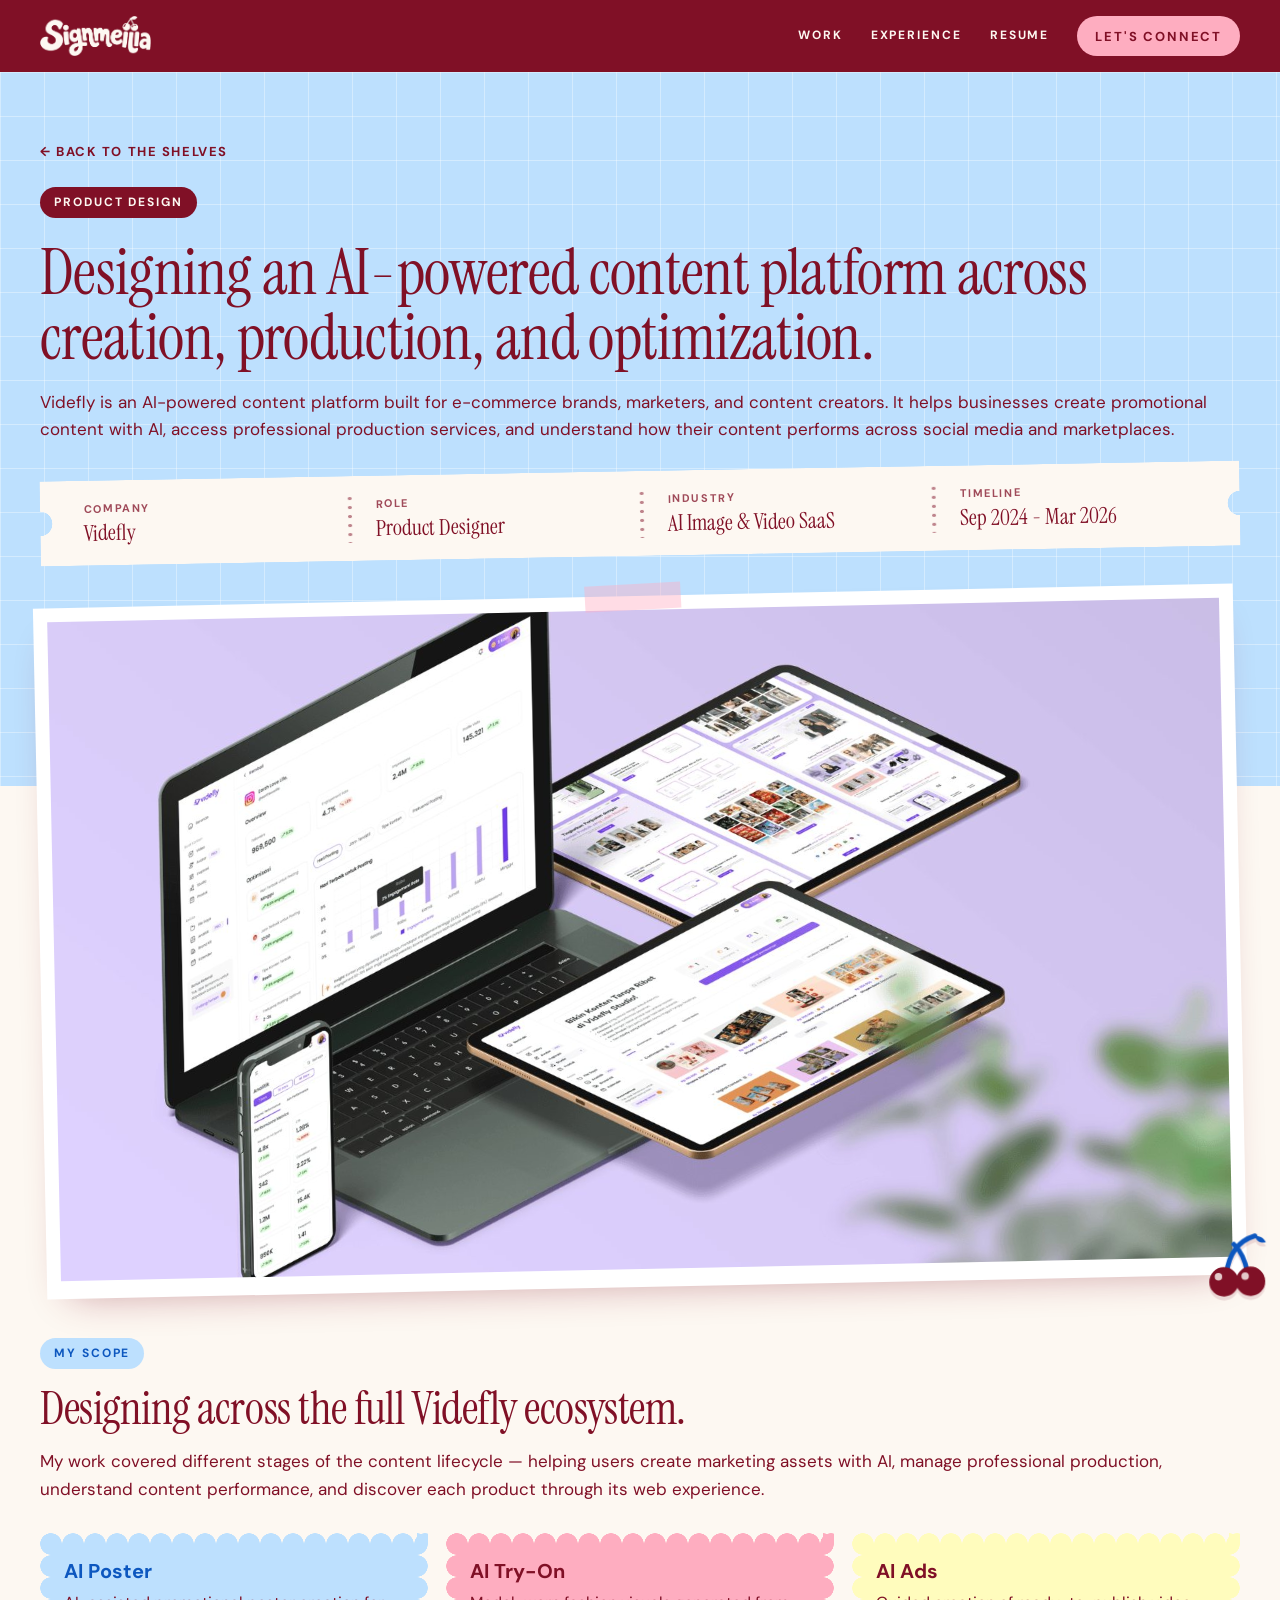
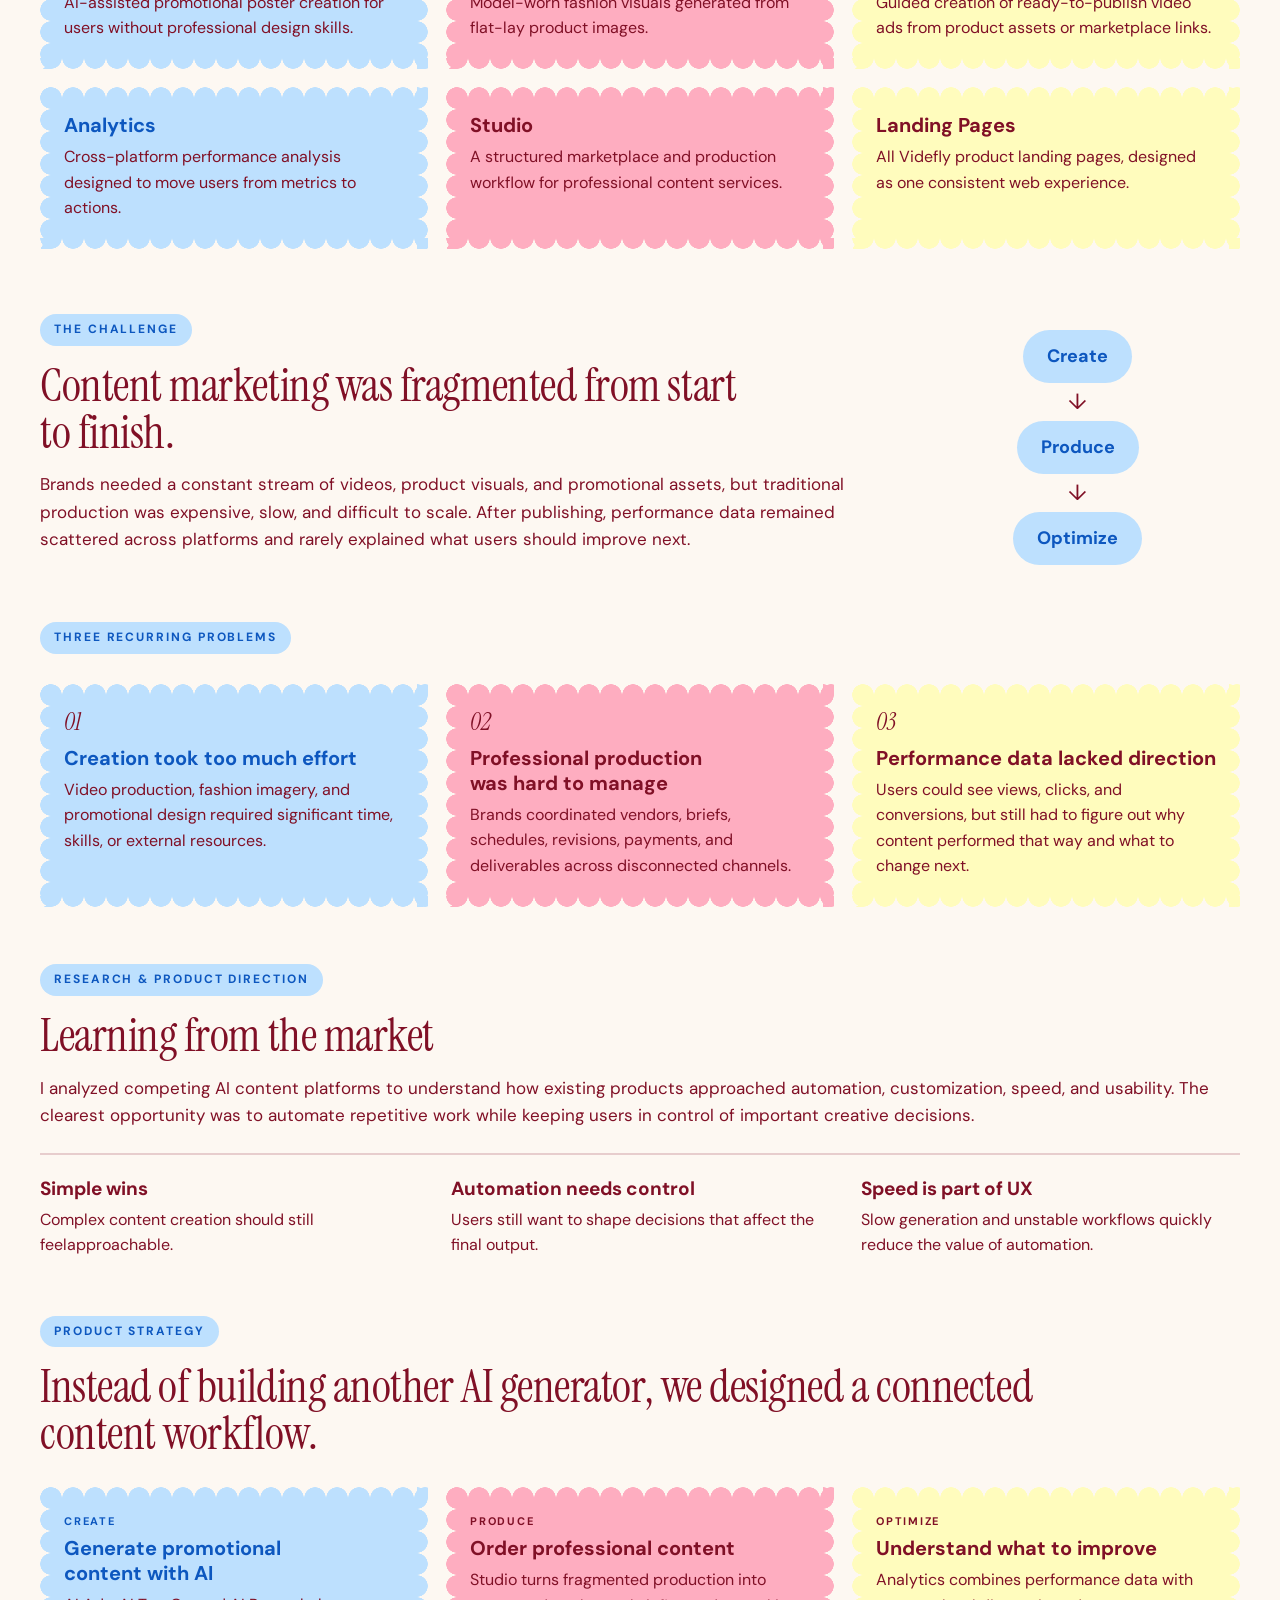
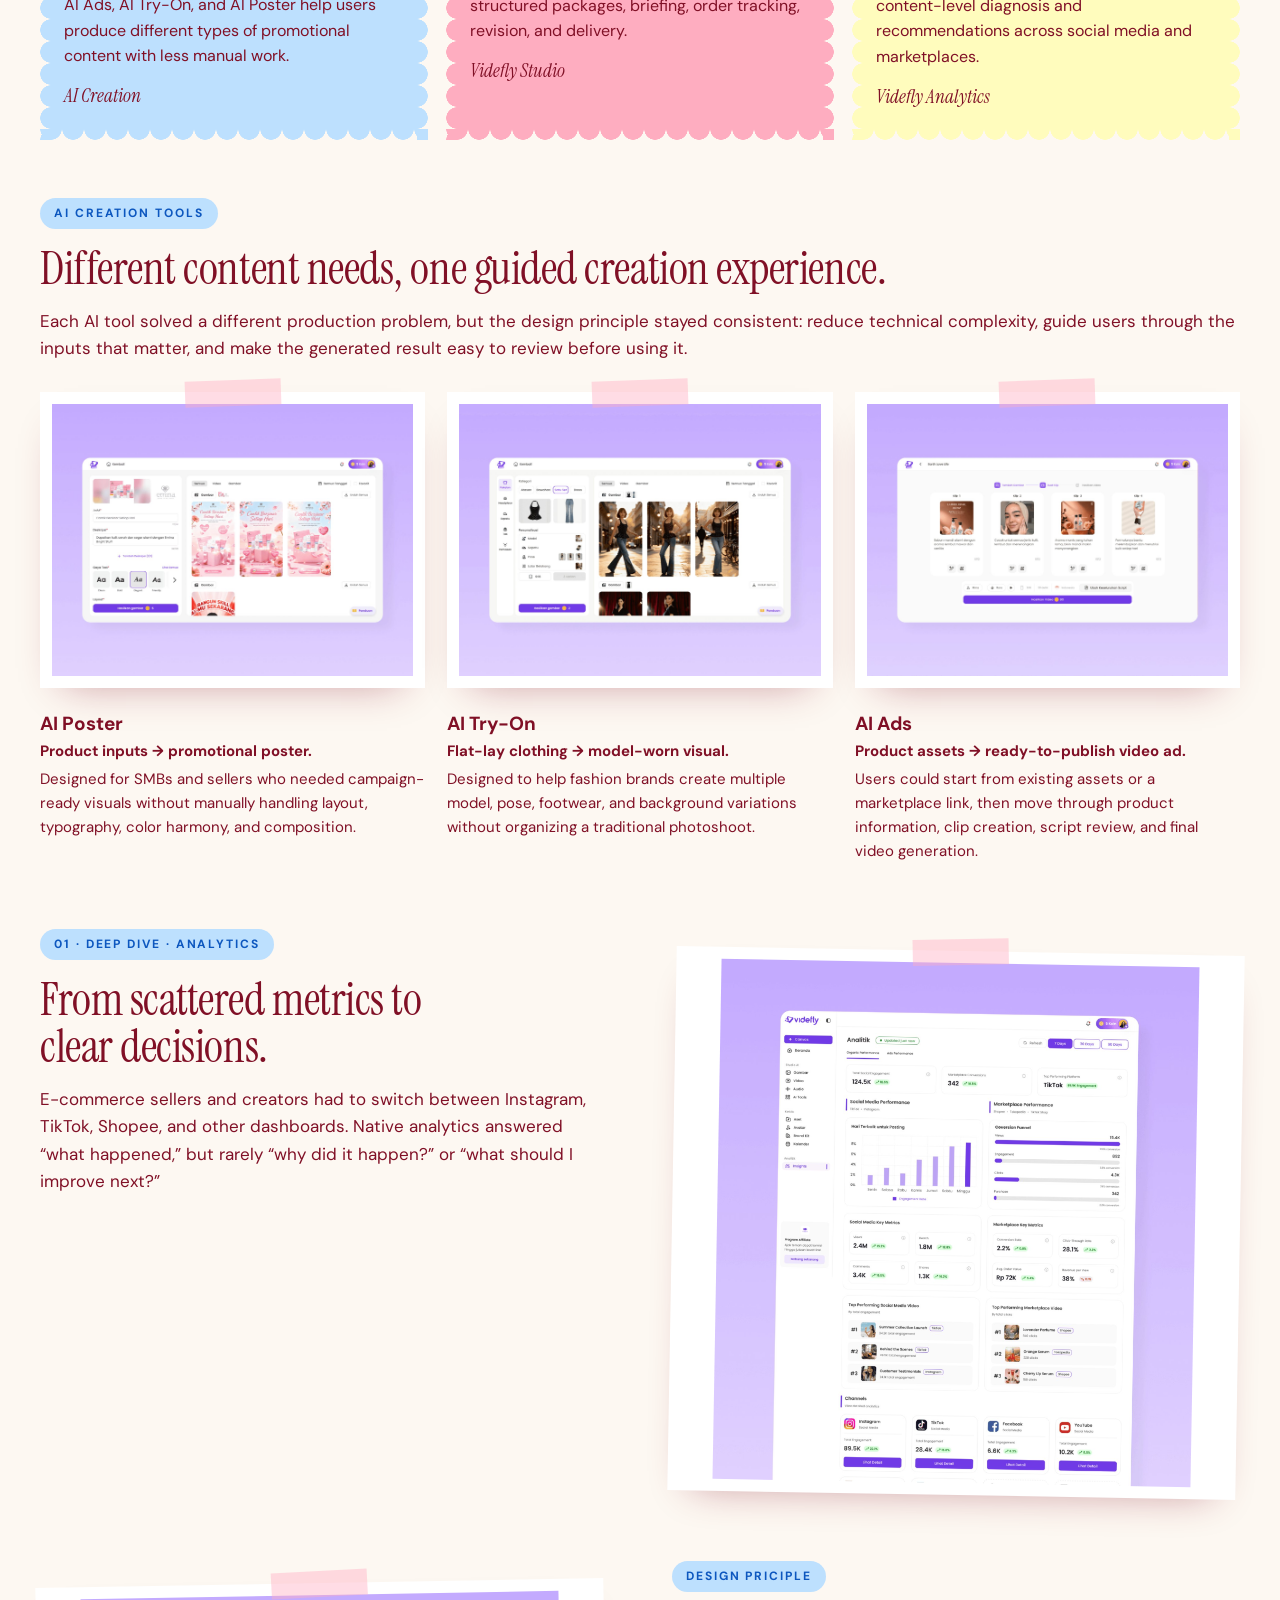
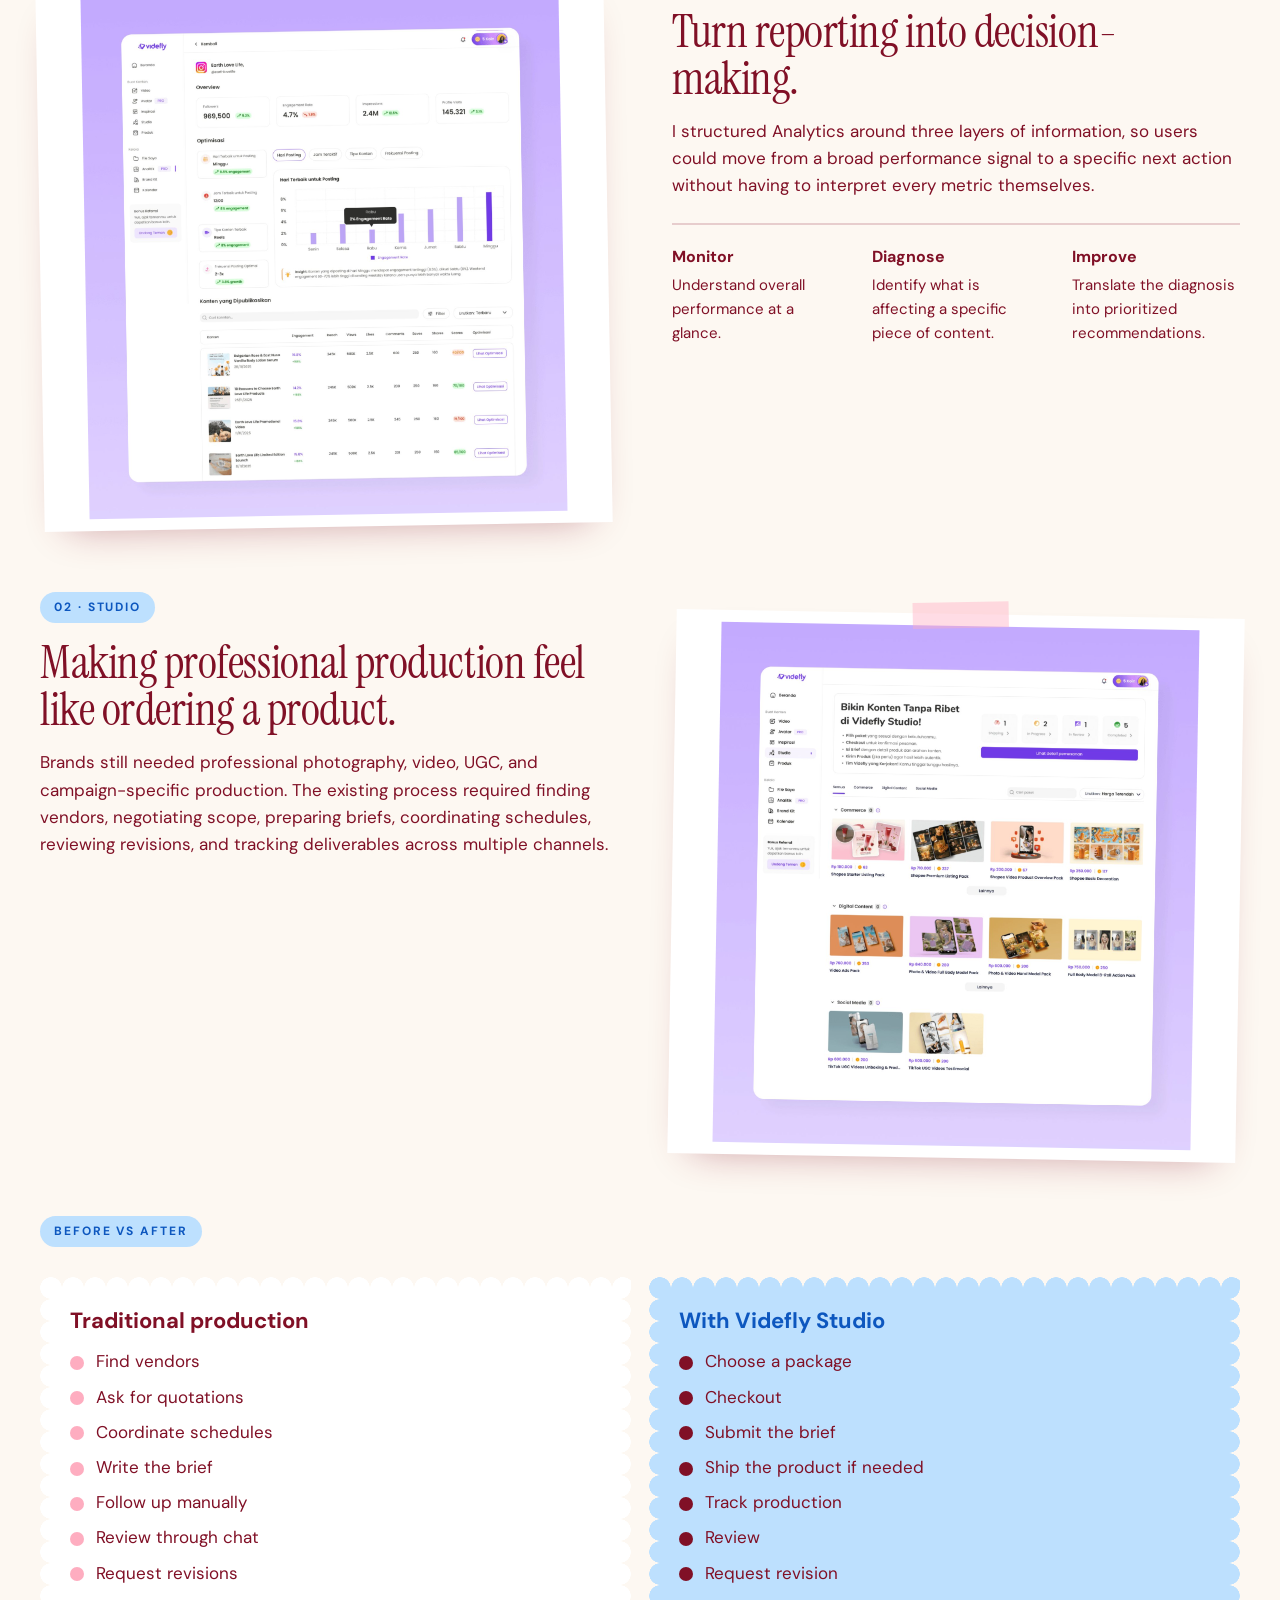
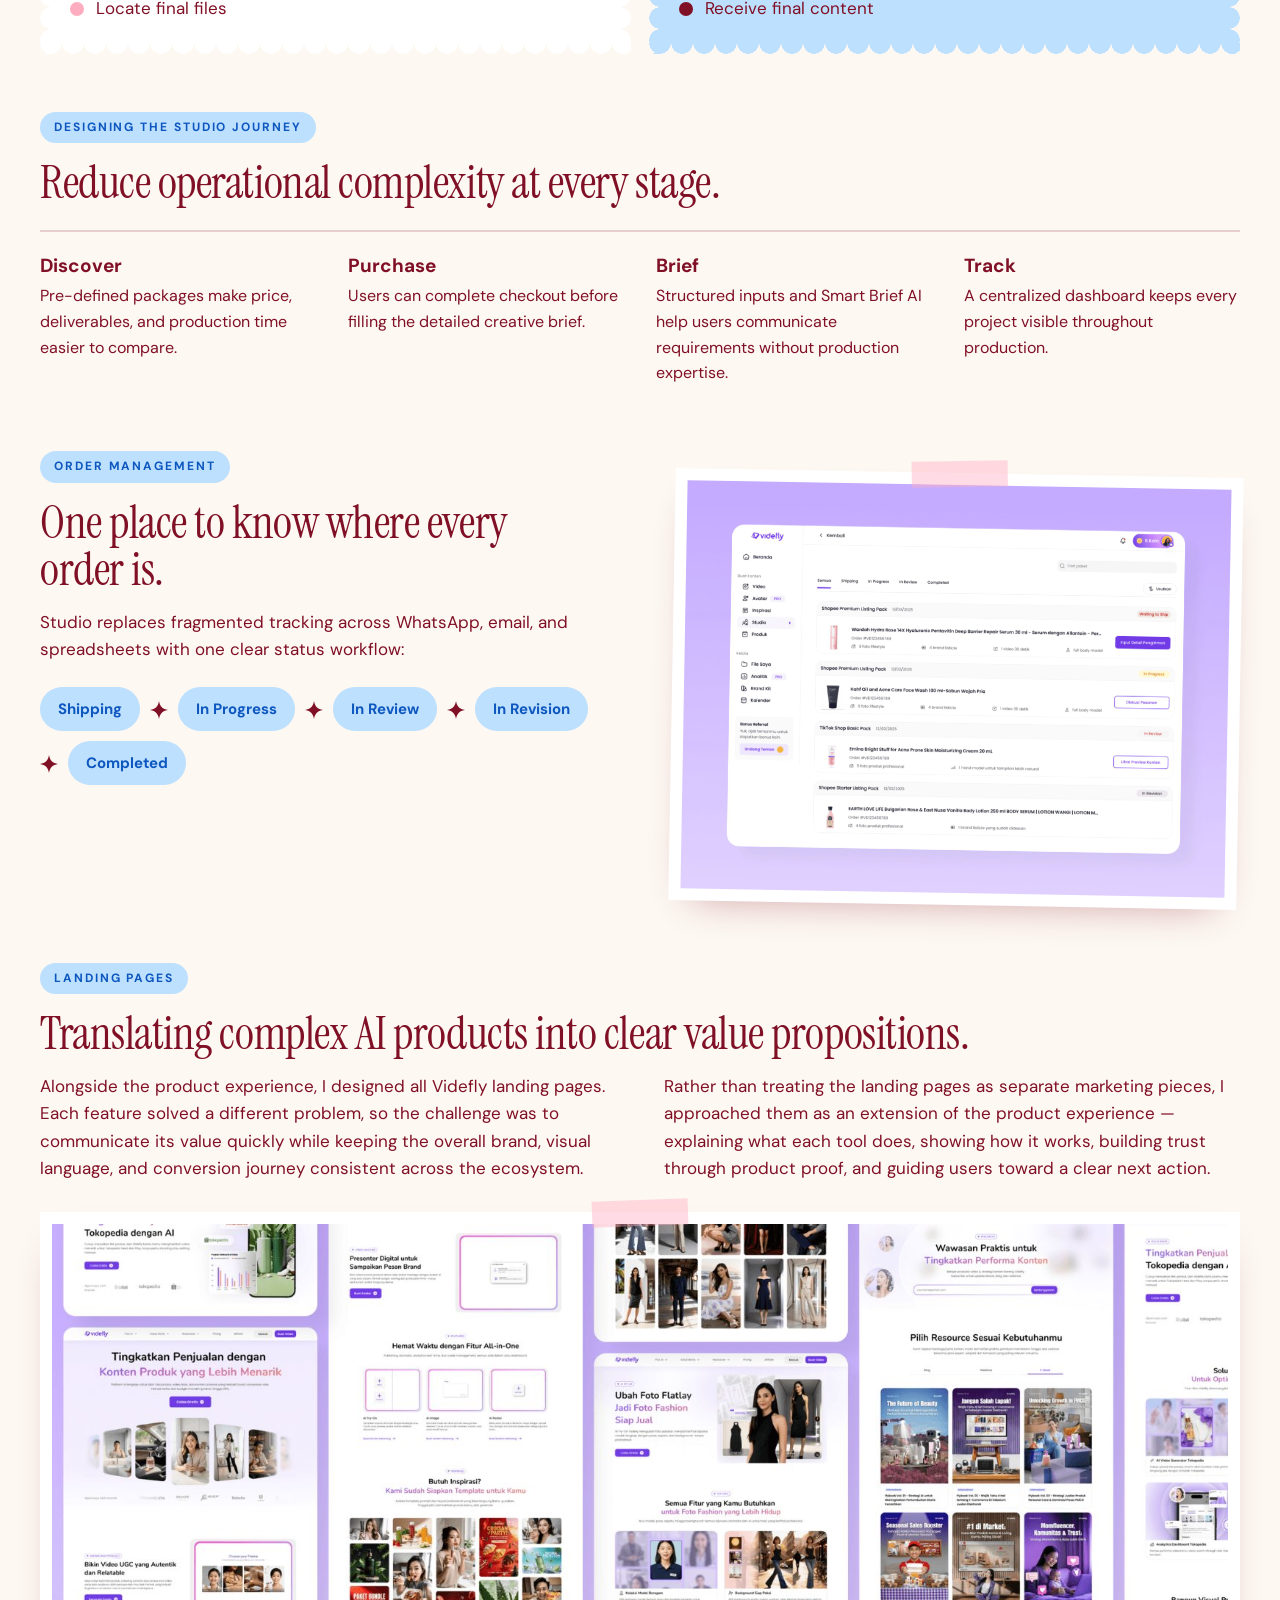
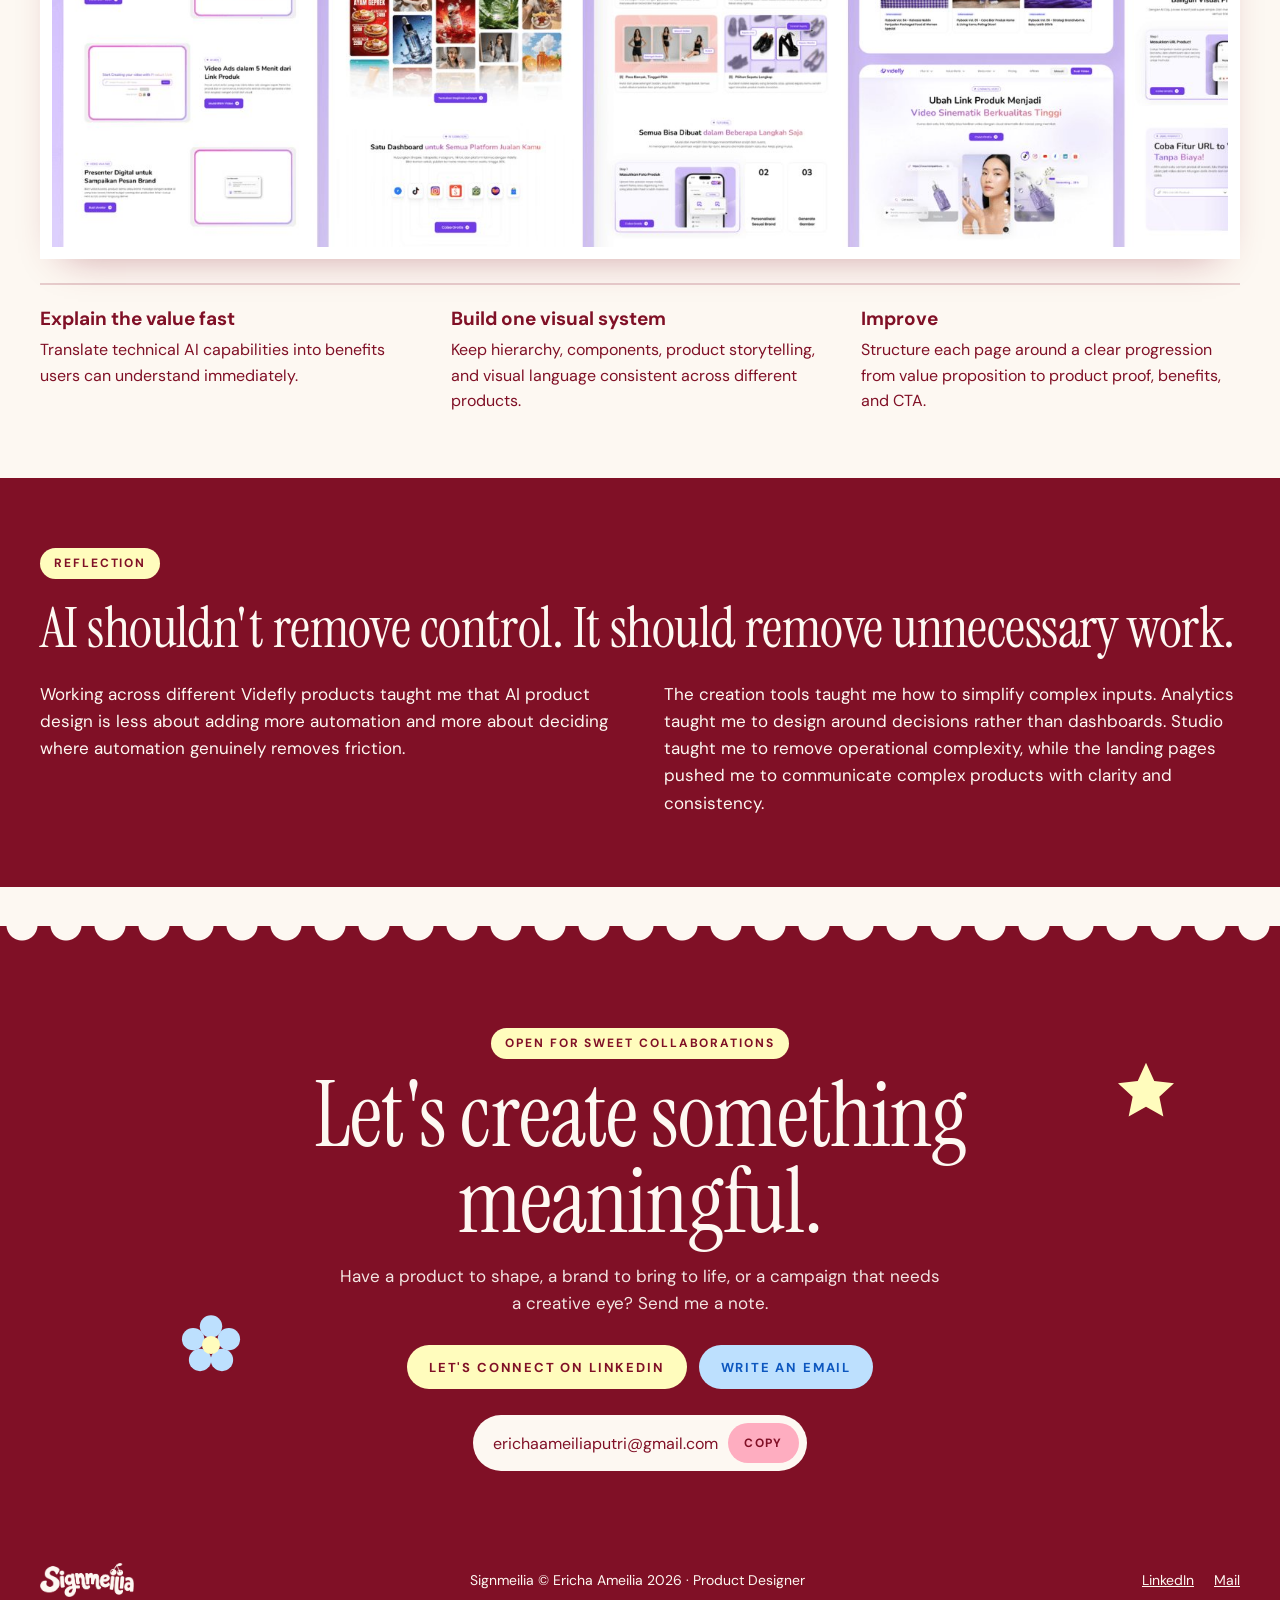
<file: work/videfly-product-design.html>
<!doctype html>
<html lang="en">
<head>
<meta charset="utf-8">
<meta name="viewport" content="width=device-width,initial-scale=1,viewport-fit=cover">
<title>Videfly · Signmeilia</title>
<link rel="icon" type="image/svg+xml" href="../assets/favicon.svg?v=3">
<link rel="preconnect" href="https://fonts.googleapis.com">
<link rel="stylesheet" href="https://fonts.googleapis.com/css2?family=Instrument+Serif:ital@0;1&family=DM+Sans:ital,opsz,wght@0,9..40,400;0,9..40,500;0,9..40,700;1,9..40,400&display=swap">
<style>
/* Case study pages: same candy-shop system as the homepage.
   Hero in the project's card colour, cover as a big polaroid, sections as sticker cards. */
:root{
  --cream:#FDF8F2;--butter:#FFFCBD;--sky:#BDE0FE;--blue:#0D57BF;--pink:#FEADC0;--maroon:#801026;
  --pink-soft:rgba(254,173,192,.42);--grid:rgba(254,173,192,.55);
  --display:"Instrument Serif","Iowan Old Style",Georgia,serif;
  --body:"DM Sans","Helvetica Neue",Arial,sans-serif;
  --gutter-l:max(16px,env(safe-area-inset-left,0px));--gutter-r:max(16px,env(safe-area-inset-right,0px));
  --wrap:1120px;--navh:72px;--accent:var(--sky);
  color-scheme:light;
}
.accent-sky{--accent:var(--sky)}.accent-pink{--accent:var(--pink)}.accent-butter{--accent:var(--butter)}
*{box-sizing:border-box}
html{scroll-behavior:smooth;overflow-x:clip;scroll-padding-top:var(--navh);padding-top:env(safe-area-inset-top,0px);padding-bottom:env(safe-area-inset-bottom,0px)}
body{margin:0;background:var(--cream);color:var(--maroon);font-family:var(--body);font-size:17px;line-height:1.6;-webkit-font-smoothing:antialiased}
img{max-width:100%;height:auto;display:block}
a{color:inherit}
h1,h2,h3{font-family:var(--display);font-weight:400;margin:0;line-height:1.02;text-wrap:balance;letter-spacing:-.01em}
p{margin:0}
.wrap{max-width:var(--wrap);margin-inline:auto;padding-left:var(--gutter-l);padding-right:var(--gutter-r)}
.label{display:inline-flex;align-items:center;font-size:12px;font-weight:700;letter-spacing:.16em;text-transform:uppercase;padding:6px 14px;border-radius:999px}
.label.sky{background:var(--sky);color:var(--blue)}.label.pink{background:var(--pink)}.label.butter{background:var(--butter)}.label.maroon{background:var(--maroon);color:var(--cream)}
.btn{display:inline-flex;align-items:center;justify-content:center;min-height:44px;padding:10px 22px;border-radius:999px;font:700 13px/1 var(--body);letter-spacing:.14em;text-transform:uppercase;text-decoration:none;border:0;cursor:pointer;transition:transform .18s ease}
.btn:hover{transform:translateY(-2px) rotate(-1deg)}
.btn:focus-visible,a:focus-visible,button:focus-visible{outline:3px solid var(--blue);outline-offset:3px}
.btn.pink{background:var(--pink);color:var(--maroon)}.btn.butter{background:var(--butter);color:var(--maroon)}.btn.sky{background:var(--sky);color:var(--blue)}

/* wavy sticker edge */
.wavy{--r:11px;position:relative;
  -webkit-mask:radial-gradient(circle at 50% 100%,#000 calc(var(--r) - .5px),#0000 var(--r)) 0 0/calc(2*var(--r)) var(--r) repeat-x,radial-gradient(circle at 50% 0,#000 calc(var(--r) - .5px),#0000 var(--r)) 0 100%/calc(2*var(--r)) var(--r) repeat-x,radial-gradient(circle at 100% 50%,#000 calc(var(--r) - .5px),#0000 var(--r)) 0 0/var(--r) calc(2*var(--r)) repeat-y,radial-gradient(circle at 0 50%,#000 calc(var(--r) - .5px),#0000 var(--r)) 100% 0/var(--r) calc(2*var(--r)) repeat-y,linear-gradient(#000 0 0) 50% 50%/calc(100% - 2*var(--r)) calc(100% - 2*var(--r)) no-repeat;
  mask:radial-gradient(circle at 50% 100%,#000 calc(var(--r) - .5px),#0000 var(--r)) 0 0/calc(2*var(--r)) var(--r) repeat-x,radial-gradient(circle at 50% 0,#000 calc(var(--r) - .5px),#0000 var(--r)) 0 100%/calc(2*var(--r)) var(--r) repeat-x,radial-gradient(circle at 100% 50%,#000 calc(var(--r) - .5px),#0000 var(--r)) 0 0/var(--r) calc(2*var(--r)) repeat-y,radial-gradient(circle at 0 50%,#000 calc(var(--r) - .5px),#0000 var(--r)) 100% 0/var(--r) calc(2*var(--r)) repeat-y,linear-gradient(#000 0 0) 50% 50%/calc(100% - 2*var(--r)) calc(100% - 2*var(--r)) no-repeat}
.sky{background:var(--sky)}.pink{background:var(--pink)}.butter{background:var(--butter)}.creamy{background:#fff}
.sky h3,.sky .tag{color:var(--blue)}

/* polaroid shot + tape */
.shot{margin:0;background:#fff;padding:12px;box-shadow:0 18px 40px -24px rgba(128,16,38,.45);position:relative}
.shot img{width:100%}
.shot figcaption{font-family:var(--display);font-style:italic;font-size:20px;text-align:center;padding-top:10px}
.tape{position:absolute;width:96px;height:26px;background:var(--pink-soft);z-index:2}
.tape.top{top:-13px;left:50%;transform:translateX(-50%) rotate(-2deg)}
.tape.tl{top:-10px;left:-24px;transform:rotate(-28deg);background:rgba(189,224,254,.85)}
.tape.tr{top:-10px;right:-24px;transform:rotate(28deg);background:rgba(255,252,189,.95)}
.stk{position:absolute;pointer-events:none;filter:drop-shadow(0 4px 0 rgba(128,16,38,.12))}
.stk svg{display:block;width:100%;height:100%}

/* NAV (same behaviour as homepage) */
.nav{position:sticky;top:env(safe-area-inset-top,0px);z-index:30;height:var(--navh);background:var(--maroon);color:var(--cream);transition:background-color .35s ease}
.nav .wrap{display:flex;align-items:center;justify-content:space-between;gap:24px;width:100%;height:var(--navh);margin-top:0;border-radius:0;transition:width .5s cubic-bezier(.2,.7,.2,1),height .5s cubic-bezier(.2,.7,.2,1),margin-top .5s cubic-bezier(.2,.7,.2,1),border-radius .5s ease,padding .5s ease,background-color .35s ease,box-shadow .5s ease}
.wordmark{display:block;line-height:0;flex:none}.wordmark img{height:40px;width:auto;transition:height .4s ease}
.nav ul{list-style:none;margin:0;padding:0;display:flex;align-items:center;gap:28px;font-size:12px;font-weight:700;letter-spacing:.16em;text-transform:uppercase}
.nav ul a{text-decoration:none;color:var(--cream)}
.nav ul a:not(.btn):hover{color:var(--pink);text-decoration:underline;text-decoration-thickness:2px;text-underline-offset:5px}
.nav .btn{min-height:40px;padding:8px 18px;color:var(--maroon)}
.nav.pill{background:transparent}
.nav.pill .wrap{width:min(660px,calc(100% - 24px));height:calc(var(--navh) - 16px);margin-top:8px;border-radius:999px;padding-left:22px;padding-right:8px;background:var(--maroon);box-shadow:0 14px 30px -14px rgba(128,16,38,.55)}
.nav.pill .wordmark img{height:32px}

/* HERO */
.cs-hero{background:var(--accent);background-image:linear-gradient(rgba(255,255,255,.35) 1px,transparent 1px),linear-gradient(90deg,rgba(255,255,255,.35) 1px,transparent 1px);background-size:44px 44px;padding-block:clamp(36px,5vw,64px) clamp(150px,18vw,230px)}
.cs-hero .wrap{display:grid;gap:18px;justify-items:start}
.back{font-size:13px;font-weight:700;letter-spacing:.12em;text-transform:uppercase;text-decoration:none;padding:6px 0}
.back:hover{text-decoration:underline;text-underline-offset:5px}
.cs-hero h1{font-size:clamp(38px,5vw,70px);max-width:24ch;margin-top:4px}
.lede{font-size:clamp(17px,1.3vw,19px);max-width:62ch}
.meta{list-style:none;margin:10px 0 0;padding:16px 10px;display:grid;grid-template-columns:repeat(4,auto);background:var(--cream);transform:rotate(-1deg);
  -webkit-mask:radial-gradient(circle at 0 50%,#0000 12px,#000 12.5px) left/51% 100% no-repeat,radial-gradient(circle at 100% 50%,#0000 12px,#000 12.5px) right/51% 100% no-repeat;
  mask:radial-gradient(circle at 0 50%,#0000 12px,#000 12.5px) left/51% 100% no-repeat,radial-gradient(circle at 100% 50%,#0000 12px,#000 12.5px) right/51% 100% no-repeat}
.meta li{display:grid;gap:2px;padding:2px 26px}
.meta li+li{background:radial-gradient(circle,rgba(128,16,38,.5) 1.6px,transparent 2px) left top/4px 9px repeat-y}
.meta span{font-size:11px;font-weight:700;letter-spacing:.14em;text-transform:uppercase;opacity:.75}
.meta b{font-family:var(--display);font-weight:400;font-size:22px;line-height:1.15}
.cover-wrap{max-width:calc(var(--wrap) - 40px);margin:calc(-1 * clamp(120px,15vw,190px)) auto 0;padding-inline:var(--gutter-l) var(--gutter-r);position:relative;z-index:2}
.cover{transform:rotate(-1.2deg);padding:14px 14px 18px}
.cover-cherry{width:64px;height:70px;right:-22px;bottom:-26px;color:var(--maroon)}

/* SECTIONS */
main{padding-bottom:clamp(40px,6vw,80px)}
.cs-block .wrap{padding-block:clamp(56px,7vw,104px) 0;display:grid;gap:22px;justify-items:start}
.cs-block h2{font-size:clamp(32px,4vw,54px);max-width:22ch}
.cs-block .body{max-width:66ch;font-size:18px}
.subhead{font-size:13px;font-weight:700;letter-spacing:.14em;text-transform:uppercase;margin-top:14px}
.cards{display:grid;grid-template-columns:repeat(var(--cols,3),minmax(0,1fr));gap:18px;width:100%;margin-top:8px}
.card{padding:30px 28px;display:grid;gap:8px;align-content:start}
.card h3{font-size:26px}
.card p{font-size:16px}
.card .foot{font-family:var(--display);font-style:italic;font-size:19px;margin-top:6px}
.tag{font-size:11px;font-weight:700;letter-spacing:.16em;text-transform:uppercase}
.flow{list-style:none;margin:6px 0 0;padding:0;display:flex;flex-wrap:wrap;align-items:center;gap:10px}
.flow li{display:flex;align-items:center;gap:10px}
.flow .step{background:var(--accent);padding:10px 18px;border-radius:999px;font-weight:700;font-size:15px}
.accent-sky .flow .step{color:var(--blue)}
.flow .sep{width:26px;height:18px;color:var(--maroon);display:inline-block}
.flow .sep svg{width:100%;height:100%}
.chips{list-style:none;margin:0;padding:0;display:flex;flex-wrap:wrap;gap:8px}
.chips li{background:#fff;box-shadow:inset 0 0 0 2px var(--maroon);padding:7px 14px;border-radius:999px;font-size:14px;font-weight:500}
.compare{display:grid;grid-template-columns:1fr 1fr;gap:18px;width:100%}
.compare .col{padding:30px 30px 32px;display:grid;gap:10px;align-content:start}
.compare h3{font-size:28px}
.compare ul{margin:4px 0 0;padding:0;list-style:none;display:grid;gap:8px}
.compare li{position:relative;padding-left:26px}
.compare li::before{content:"";position:absolute;left:0;top:.45em;width:14px;height:14px;border-radius:50%;background:var(--maroon)}
.compare .creamy li::before{background:var(--pink)}
.one{width:100%;margin-top:14px}
.pair{display:grid;grid-template-columns:1fr 1fr;gap:28px;width:100%;margin-top:14px}
.pair .shot:nth-child(1){transform:rotate(-1deg)}.pair .shot:nth-child(2){transform:rotate(1deg)}
.showcase{display:grid;gap:40px;width:100%;margin-top:14px}
.show{display:grid;grid-template-columns:1.35fr 1fr;gap:40px;align-items:center}
.show:nth-child(even) .shot{order:2}
.show .shot{transform:rotate(-1deg)}.show:nth-child(even) .shot{transform:rotate(1deg)}
.show h3{font-size:clamp(28px,3vw,38px);margin-bottom:10px}
.features{display:grid;grid-template-columns:repeat(3,1fr);gap:24px;width:100%;margin-top:8px}
.feature{display:grid;gap:8px;align-content:start}
.feature .shot{padding:10px;margin-bottom:10px}
.feature h3{font-size:26px}
.screens{display:grid;grid-template-columns:repeat(auto-fill,minmax(230px,1fr));gap:26px 22px;width:100%;margin-top:14px}
.screen{margin:0;display:grid;gap:12px;align-content:start}
.screen img{border-radius:22px;background:#fff;box-shadow:0 0 0 8px #fff,0 18px 34px -22px rgba(128,16,38,.5)}
.screen figcaption{display:grid;gap:2px;padding-top:6px;font-size:14px}
.screen figcaption b{font-size:15px}
.videos{display:grid;grid-template-columns:repeat(auto-fill,minmax(200px,1fr));gap:22px;width:100%;margin-top:14px}
.videos:has(.wide){grid-template-columns:repeat(auto-fill,minmax(320px,1fr))}
.vid{display:grid;gap:10px;text-decoration:none;align-content:start}
.vid .frame{position:relative;display:block;background:#fff;padding:10px;box-shadow:0 18px 34px -22px rgba(128,16,38,.5);transition:transform .25s ease}
.vid:hover .frame{transform:rotate(-1.5deg) translateY(-4px)}
.vid img{width:100%;object-fit:cover}
.vid.tall img{aspect-ratio:9/16}.vid.wide img{aspect-ratio:16/9}
.play{position:absolute;inset:0;margin:auto;width:60px;height:60px;border-radius:50%;background:var(--maroon);color:var(--cream);display:grid;place-items:center;box-shadow:0 0 0 4px #fff}
.play svg{width:26px;height:26px;margin-left:3px}
.vcap{display:grid;gap:4px;font-size:15px}
.vcap b{font-family:var(--display);font-weight:400;font-size:24px;line-height:1.1}

/* reflection band */
.reflect{background:var(--maroon);color:var(--cream);margin-top:clamp(64px,8vw,110px)}
.reflect .wrap{padding-block:clamp(64px,8vw,110px);display:grid;gap:22px;justify-items:start}
.narrow{max-width:900px}
.reflect h2{font-size:clamp(34px,4.4vw,60px);color:var(--cream)}
.reflect p{font-size:18px;max-width:64ch}

/* next project */
.next{background:var(--cream);background-image:linear-gradient(90deg,var(--pink-soft) 50%,transparent 0),linear-gradient(var(--pink-soft) 50%,transparent 0);background-size:36px 36px}
.next .wrap{padding-block:clamp(56px,7vw,96px)}
.next-card{display:grid;grid-template-columns:1fr 1.1fr;gap:28px;align-items:center;padding:34px;text-decoration:none;transition:transform .25s ease}
.next-card:hover{transform:rotate(-.6deg) translateY(-3px)}
.next-text{display:grid;gap:12px;justify-items:start}
.next-text b{font-family:var(--display);font-weight:400;font-size:clamp(34px,4vw,54px);line-height:1}
.next-card.sky .next-text b,.next-card.sky .next-text>span:last-child{color:var(--blue)}
.next-img{background:#fff;padding:10px;transform:rotate(2deg)}

/* CTA + footer */
.cta{background:var(--maroon);color:var(--cream);text-align:center}
.cta .wrap{padding-block:clamp(64px,8vw,110px) clamp(40px,5vw,64px)}
.cta h2{font-size:clamp(44px,7vw,100px);line-height:.96;margin:14px auto 18px;max-width:18ch;color:var(--cream)}
.cta p{max-width:50ch;margin:0 auto 28px}
.cta .actions{display:flex;flex-wrap:wrap;justify-content:center;gap:12px;margin-bottom:26px}
.email{display:inline-flex;flex-wrap:wrap;align-items:center;justify-content:center;gap:10px;background:var(--cream);color:var(--maroon);border-radius:999px;padding:8px 8px 8px 20px;max-width:100%}
.email code{font-family:var(--body);font-size:16px;user-select:all;overflow-wrap:anywhere}
.email button{appearance:none;border:0;cursor:pointer;border-radius:999px;background:var(--pink);color:var(--maroon);font:700 12px/1 var(--body);letter-spacing:.12em;text-transform:uppercase;padding:12px 16px;min-height:40px}
.footer{background:var(--maroon);color:var(--cream)}
.footer .wrap{padding-block:28px;display:flex;flex-wrap:wrap;justify-content:space-between;align-items:center;gap:14px 24px;font-size:14px}
.footer .flogo{height:34px;width:auto}
.footer ul{list-style:none;margin:0;padding:0;display:flex;gap:20px}

/* scroll reveal */
.js .reveal{opacity:0;transform:translateY(28px);transition:opacity .7s ease,transform .8s cubic-bezier(.2,.7,.2,1)}
.js .reveal.in{opacity:1;transform:none}
.js .reveal.d1{transition-delay:.08s}.js .reveal.d2{transition-delay:.16s}.js .reveal.d3{transition-delay:.24s}
.js .show.reveal.in .shot,.js .pair .shot.reveal.in{transform:rotate(-1deg)}
@media (prefers-reduced-motion:reduce){.js .reveal{opacity:1;transform:none;transition:none}.nav,.nav .wrap,.btn,.vid .frame,.next-card{transition:none}}

/* TABLET */
@media (max-width:1024px){
  .meta{grid-template-columns:repeat(2,auto);row-gap:12px}
  .meta li:nth-child(3){background:none}
  .features{grid-template-columns:1fr 1fr}
  .cards{grid-template-columns:repeat(2,minmax(0,1fr))}
}
@media (max-width:880px){
  :root{--navh:64px}
  .nav ul li:not(.cta-li){display:none}
  .wordmark img{height:34px}
  .nav.pill .wrap{width:min(420px,calc(100% - 24px))}
  .nav.pill .wordmark img{height:28px}
  .show{grid-template-columns:1fr;gap:18px}
  .show:nth-child(even) .shot{order:0}
  .next-card{grid-template-columns:1fr}
}
@media (max-width:640px){
  .compare,.pair,.features,.cards{grid-template-columns:1fr}
  .meta{grid-template-columns:1fr 1fr;padding:14px 4px}
  .meta li{padding:2px 14px}
  .meta b{font-size:18px}
  .screens{grid-template-columns:1fr 1fr;gap:20px 14px}
  .videos,.videos:has(.wide){grid-template-columns:1fr 1fr}
  .videos:has(.wide) .wide{grid-column:1 / -1}
  .card{padding:24px 22px}
  .cover-cherry{width:46px;height:50px;right:-8px}
  .next-card{padding:24px}
  .email{width:100%;padding-left:14px}
  .footer .wrap{flex-direction:column;align-items:flex-start}
}

/* grid-paper band for alternate sections */
.cs-block.tint-accent{margin-top:clamp(56px,7vw,104px);background-image:linear-gradient(var(--grid) 1px,transparent 1px),linear-gradient(90deg,var(--grid) 1px,transparent 1px);background-size:44px 44px}
.cs-block.tint-accent .wrap{padding-block:clamp(56px,7vw,104px)}
.cs-block.tint-accent + .cs-block .wrap{padding-top:clamp(56px,7vw,104px)}
.videos.single{grid-template-columns:minmax(0,820px)}
.videos.single .tall{max-width:320px}
@media (max-width:640px){.videos.single{grid-template-columns:1fr}.videos.single .tall{max-width:none}}

/* side-by-side section: text left, screenshot right */
.split{display:grid;grid-template-columns:minmax(0,1fr) minmax(0,1.05fr);gap:clamp(28px,4vw,56px);align-items:center;width:100%}
.split-text{display:grid;gap:22px;justify-items:start;align-content:center}
.split-text h2{max-width:16ch}
.split-media .shot{transform:rotate(1.2deg)}
.split-media .shot img{max-height:560px;width:100%;object-fit:contain;background:#fff}
@media (max-width:880px){.split{grid-template-columns:1fr}.split-media .shot img{max-height:none}}

/* ===== Framer-matched layouts (override the earlier generic section styles) ===== */
.cs-block .wrap{display:block;padding-block:clamp(52px,6.5vw,104px) 0}
.cs-block .wrap>*+*,.split-text>*+*{margin-top:16px}
.cs-block h2{font-size:clamp(30px,3.6vw,50px);max-width:24ch}
.cs-block .body{font-size:17px;max-width:72ch}
.split-text .body{max-width:none}
.num{display:block;font-family:var(--display);font-style:italic;font-size:24px;line-height:1;margin-bottom:6px}
.cs-block .cards{display:grid;grid-template-columns:repeat(var(--cols,3),minmax(0,1fr));gap:18px;margin-top:30px}
.cs-block .card{padding:26px 24px 28px;gap:6px}
.cs-block .card h3{font-size:24px}
.cols{display:grid;grid-template-columns:repeat(var(--cols,3),minmax(0,1fr));gap:22px 32px;margin-top:30px}
.colitem{display:grid;gap:6px;align-content:start}
.colitem h3{font-size:24px}
.colitem p{font-size:16px}
.cols.small h3{font-size:20px}.cols.small p{font-size:15px}
.cs-block .flow{margin-top:24px}
.flow.center{justify-content:center}
.flow.vert{flex-direction:column;align-items:flex-start;gap:8px}
.flow.vert li{flex-direction:column;align-items:flex-start;gap:8px}
.flow.vert .step{font-size:18px;padding:12px 24px}
.down{font-size:22px;line-height:1;padding-left:24px}
.cs-block .compare{margin-top:30px;align-items:stretch}
.cs-block .compare.joined{grid-template-columns:1fr auto 1fr;align-items:center}
.joiner{font-size:30px;font-family:var(--display)}
.cs-block .one{margin-top:30px}
.cs-block .pair{margin-top:30px;gap:24px}
.pair.stacked{grid-template-columns:1fr}
.pair-item{display:grid;gap:10px}
.mini{font-size:11px;font-weight:700;letter-spacing:.16em;text-transform:uppercase}
.gallery{display:grid;grid-template-columns:repeat(var(--cols,3),minmax(0,1fr));gap:26px 22px;margin-top:30px;width:100%}
.gallery.screens{grid-template-columns:repeat(var(--cols,3),minmax(0,1fr))}
.g-item{margin:0;display:grid;gap:14px;align-content:start}
.g-item figcaption{display:grid;gap:4px;font-size:15px}
.g-item figcaption b{font-family:var(--display);font-weight:400;font-size:24px;line-height:1.1}
.g-item figcaption i{font-weight:700;font-style:normal;font-size:15px}
.gallery.screens .screen-img{width:100%;max-width:280px;border-radius:22px;background:#fff;box-shadow:0 0 0 8px #fff,0 18px 34px -22px rgba(128,16,38,.5)}
.gallery.screens figcaption b{font-family:var(--body);font-weight:700;font-size:16px}
.cs-block .videos{display:grid;grid-template-columns:repeat(var(--cols,1),minmax(0,1fr));gap:24px;margin-top:30px}
.split-media .videos{margin-top:0}
.cs-block .videos.single{grid-template-columns:1fr}
.v-item{display:grid;gap:10px;align-content:start}
.v-item h3{font-size:24px}
.v-item p{font-size:15px}
.cs-block .vid.tall{max-width:340px}
.split-media .vid.tall{max-width:300px;margin-inline:auto}
.chips-label{font-size:11px;font-weight:700;letter-spacing:.16em;text-transform:uppercase;margin-top:8px}
.chipset{display:grid;gap:10px;margin-top:22px}
.v-item .chips{margin-top:2px}
.rows{list-style:none;margin:30px 0 0;padding:0}
.rows li{display:grid;grid-template-columns:70px minmax(0,1fr) minmax(0,1.6fr);gap:24px;align-items:baseline;padding:20px 0;background:radial-gradient(circle,rgba(128,16,38,.4) 1.4px,transparent 1.8px) left top/9px 4px repeat-x}
.rows li:first-child{background:none}
.rows h3{font-size:26px}
.rows .num{margin:0}
.bodycols{display:grid;grid-template-columns:1fr 1fr;gap:28px 48px;margin-top:20px}
.bodycols .body{max-width:none}
.headsplit{display:grid;grid-template-columns:1fr 1fr;gap:28px 48px;align-items:end;margin-top:16px}
.headsplit .body{max-width:none}
.split{grid-template-columns:minmax(0,1fr) minmax(0,1fr);gap:clamp(28px,5vw,72px)}
.split.narrow-aside{grid-template-columns:minmax(0,1.5fr) minmax(0,.6fr)}
.split.media-left .split-media{order:-1}
.split.media-left.narrow-aside{grid-template-columns:minmax(0,.6fr) minmax(0,1.5fr)}
.split-text h2{max-width:none}
.split-media .shot{transform:rotate(1deg)}
.split.media-left .split-media .shot{transform:rotate(-1deg)}
.split-media .shot img{max-height:520px;object-fit:contain;background:#fff}
.split-media .cards{margin-top:0}
.split-media .gallery{margin-top:0}
.reflect .wrap{display:grid;gap:20px;justify-items:start}
.reflect .bodycols{width:100%;margin-top:4px}
.reflect .bodycols p,.reflect .onebody p{font-size:17px;max-width:none}
.reflect .onebody{max-width:80ch}
.reflect .one{width:100%;margin-top:24px}
@media (max-width:1024px){
  .cs-block .cards[style*="--cols:4"],.cols[style*="--cols:4"],.gallery[style*="--cols:4"],.cs-block .videos[style*="--cols:4"]{grid-template-columns:repeat(2,minmax(0,1fr))}
}
@media (max-width:880px){
  .split,.split.narrow-aside,.split.media-left.narrow-aside,.bodycols,.headsplit{grid-template-columns:1fr}
  .split.media-left .split-media{order:0}
  .cs-block .compare.joined{grid-template-columns:1fr}
  .joiner{display:none}
  .cs-block .cards,.cols,.gallery.shots{grid-template-columns:repeat(2,minmax(0,1fr))}
  .rows li{grid-template-columns:50px minmax(0,1fr);gap:6px 16px}
  .rows li p{grid-column:2}
}
@media (max-width:640px){
  .cs-block .cards,.cols,.gallery.shots,.cs-block .cards[style*="--cols:4"],.cols[style*="--cols:4"]{grid-template-columns:1fr}
  .gallery.screens,.gallery.screens[style*="--cols:4"]{grid-template-columns:repeat(2,minmax(0,1fr))}
  .gallery.screens[style*="--cols:1"]{grid-template-columns:minmax(0,260px)}
  .cs-block .videos[style*="--cols:3"]{grid-template-columns:1fr}
  .cs-block .vid.tall{max-width:none}
}
.split-text{gap:0}
main{overflow-x:clip}
@media (max-width:640px){.tape.tr{right:-8px}.tape.tl{left:-8px}}

/* hero text fills the width */
.cs-hero h1{max-width:none}
.cs-hero .lede{max-width:none}

/* closing section + footer: same as the homepage */
.band{position:relative}
.scallop-top::before{content:"";position:absolute;left:0;right:0;top:-1px;height:22px;pointer-events:none;z-index:2;background:radial-gradient(circle at 50% 0,var(--edge) 15px,transparent 16px) 0 0/44px 22px repeat-x}
.cta{--edge:var(--cream)}
.cta p{opacity:.92}
.cta .stk{width:64px;height:64px}
.cta .stk.c2{right:8%;top:22%;--rot:10deg}
.cta .stk.c3{left:14%;bottom:26%;--rot:8deg}
.float{animation:bob 4.5s ease-in-out infinite}
.float.d1{animation-delay:-1.2s}.float.d2{animation-delay:-2.4s}
@keyframes bob{0%,100%{transform:translateY(0) rotate(var(--rot,0deg))}50%{transform:translateY(-10px) rotate(calc(var(--rot,0deg) + 4deg))}}
.email button:hover{background:var(--butter)}
.footer a{color:var(--cream)}
@media (max-width:560px){.cta .stk{width:40px;height:40px}.cta .stk.c2{right:4%;top:3%}.cta .stk.c3{left:4%;top:3%;bottom:auto}}
@media (prefers-reduced-motion:reduce){.float{animation:none}}

/* section headings fill the available width */
.cs-block h2,.cs-block .split-text h2,.reflect h2,.cs-hero h1{max-width:none;text-wrap:pretty}

/* content fills up to 1200px wide */
:root{--wrap:calc(1200px + 32px)}
.cs-block .body,.split-text .body,.bodycols .body,.headsplit .body,.cs-hero .lede,.reflect p,.reflect .onebody,.reflect .bodycols p{max-width:none}
.cover-wrap{max-width:var(--wrap)}

/* yellow labels always use maroon text so they stay readable on dark bands */
.label.butter,.label.pink{color:var(--maroon)}
.flow .sep{width:18px;height:18px}

/* vertical flow: arrows centred under each step */
.flow.vert{align-items:center}
.flow.vert li{align-items:center}
.down{padding-left:0}
/* project details ticket spans the full 1200px */
.cs-hero .wrap{justify-items:stretch}
.cs-hero .back,.cs-hero .label{justify-self:start}
.meta{width:100%;grid-template-columns:repeat(4,minmax(0,1fr));padding:18px 16px}
.meta li{padding:2px 28px}
/* divider between the section intro and its columns */
.cols{border-top:2px solid rgba(128,16,38,.18);padding-top:26px}
/* tapes: one direction, sitting on the top edge only */
.shot .tape.top{top:-12px;transform:translateX(-50%) rotate(-2deg)}
.cs-block .gallery,.cs-block .pair,.cs-block .one{margin-top:38px}
/* more room between images and the text under them */
.g-item{gap:24px}
.pair-item{gap:14px}
@media (max-width:1024px){.meta{grid-template-columns:repeat(2,minmax(0,1fr))}}

/* h3: Instrument Serif has no bold, so subheads use DM Sans bold */
.cs-block h3,.reflect h3,.g-item figcaption b,.gallery.screens figcaption b{font-family:var(--body);font-weight:700;letter-spacing:0;line-height:1.25}
.cs-block .card h3,.v-item h3,.rows h3{font-size:20px}
.colitem h3,.g-item figcaption b{font-size:19px}
.cols.small h3,.gallery.screens figcaption b{font-size:16px}
.compare h3{font-size:22px}
.btn.maroon{background:var(--maroon);color:var(--cream)}

/* full-width flows: steps stretch across the 1200px row */
.cs-block .wrap>.flow:not(.vert){display:flex;flex-wrap:nowrap;width:100%;gap:10px}
.cs-block .wrap>.flow:not(.vert) li{flex:1 1 0;min-width:0}
.cs-block .wrap>.flow:not(.vert) .step{flex:1;text-align:center}

/* cover image in 16:9 */
.cover img{aspect-ratio:16/9;object-fit:cover}

/* next project: a preview of the next page's hero */
.next{background-color:var(--na);background-image:linear-gradient(rgba(255,255,255,.35) 1px,transparent 1px),linear-gradient(90deg,rgba(255,255,255,.35) 1px,transparent 1px);background-size:44px 44px}
.cta{--edge:var(--na)}
.next .wrap{padding-block:clamp(64px,8vw,112px)}
.next-link{display:grid;grid-template-columns:minmax(0,1fr) minmax(0,1.05fr);gap:clamp(28px,5vw,72px);align-items:center;text-decoration:none}
.next-text{display:grid;gap:16px;justify-items:start}
.next-name{font-family:var(--display);font-weight:400;font-size:clamp(56px,8vw,120px);line-height:.9;letter-spacing:-.02em}
.next-title{font-size:18px;max-width:46ch}
.next-btn{margin-top:6px}
.next-img{position:relative;display:block;background:#fff;padding:12px;transform:rotate(3deg);box-shadow:0 22px 44px -26px rgba(128,16,38,.55);transition:transform .35s cubic-bezier(.2,.7,.2,1)}
.next-img img{width:100%;aspect-ratio:16/9;object-fit:cover}
.next-link:hover .next-img{transform:rotate(0) scale(1.02)}
.next-link:hover .next-btn{transform:translateY(-2px) rotate(-1deg)}
@media (max-width:880px){.next-link{grid-template-columns:1fr}.cs-block .wrap>.flow:not(.vert){flex-wrap:wrap}.cs-block .wrap>.flow:not(.vert) li{flex:0 1 auto}}
@media (prefers-reduced-motion:reduce){.next-img{transition:none}}
.next-text .next-name{font-family:var(--display);font-weight:400;font-size:clamp(56px,8vw,120px);line-height:.9;color:var(--maroon)}
.next-text .next-title{color:var(--maroon)}

/* no next-project band: closing section sits on cream */
.cta{--edge:var(--cream)}

/* tighter rhythm between an image and the next block of text */
.cs-block .wrap{padding-block:clamp(40px,4.5vw,64px) 0}
.split{align-items:start}
.split-text{padding-top:8px}
main{padding-bottom:clamp(24px,3vw,40px)}
.reflect{margin-top:clamp(48px,5vw,72px)}
.reflect .wrap{padding-block:clamp(48px,5.5vw,80px)}
.cs-block .cols{margin-top:24px;padding-top:22px}
.cs-block .gallery,.cs-block .pair,.cs-block .one{margin-top:30px}
.cover-wrap+main .cs-block:first-child .wrap{padding-top:clamp(36px,4vw,56px)}

</style>
</head>
<body class="accent-sky" style="--na:var(--butter)">
<svg width="0" height="0" style="position:absolute" aria-hidden="true"><defs><symbol id="i-cherry" viewBox="0 0 24 26"><path d="M8 16C9 9 12 4 19 2M16 16c-1-6-3-9-5-11" stroke="#0D57BF" stroke-width="1.8" fill="none" stroke-linecap="round"/><circle cx="7" cy="19" r="5.5" fill="currentColor"/><circle cx="17" cy="19" r="5.5" fill="currentColor"/><circle cx="5" cy="17" r="1.4" fill="#FDF8F2" opacity=".8"/><circle cx="15" cy="17" r="1.4" fill="#FDF8F2" opacity=".8"/><path d="M19 2c2 0 3.5 1 4 2.5-2 .3-3.5-.3-4-2.5z" fill="#0D57BF"/></symbol><symbol id="i-bow" viewBox="0 0 36 24"><g fill="currentColor"><path d="M17 12C14 6 8 3 4 4c-3 .8-3 6.5-.5 10 2.2 3 8 3.5 13.5-2z"/><path d="M19 12c3-6 9-9 13-8 3 .8 3 6.5.5 10-2.2 3-8 3.5-13.5-2z"/><path d="M14 14l-4 9h3l4-8zM22 14l4 9h-3l-4-8z"/></g><circle cx="18" cy="12" r="3.3" fill="currentColor"/><circle cx="18" cy="12" r="1.6" fill="#FDF8F2"/></symbol><symbol id="i-star" viewBox="0 0 24 24"><path d="M12 1l3.1 6.9 7.4.8-5.5 5.1 1.5 7.4L12 17.5 5.5 21.2 7 13.8 1.5 8.7l7.4-.8z" fill="currentColor"/></symbol><symbol id="i-flower" viewBox="0 0 24 24"><g fill="currentColor"><circle cx="12" cy="5" r="4.2"/><circle cx="18.7" cy="9.8" r="4.2"/><circle cx="16.1" cy="17.6" r="4.2"/><circle cx="7.9" cy="17.6" r="4.2"/><circle cx="5.3" cy="9.8" r="4.2"/></g><circle cx="12" cy="12" r="3.4" fill="#FFFCBD"/></symbol><symbol id="i-spark" viewBox="0 0 24 24"><path d="M12 0c1 7 5 11 12 12-7 1-11 5-12 12-1-7-5-11-12-12 7-1 11-5 12-12z" fill="currentColor"/></symbol></defs></svg>
<nav class="nav" aria-label="Main">
  <div class="wrap">
    <a class="wordmark" href="../"><img src="../assets/logo-cream.png" alt="Signmeilia" width="956" height="346"></a>
    <ul>
      <li><a href="../#work">Work</a></li>
      <li><a href="../#experience">Experience</a></li>
      <li><a href="https://drive.google.com/file/d/1mpLm_2xzThRaSK9DIYI1ZF7eUO3kidff/view?usp=sharing" target="_blank" rel="noopener">Resume</a></li>
      <li class="cta-li"><a class="btn pink" href="https://www.linkedin.com/in/erichaameilia/">Let's connect</a></li>
    </ul>
  </div>
</nav>

<header class="cs-hero">
  <div class="wrap">
    <a class="back" href="../#work">&larr; Back to the shelves</a>
    <span class="label maroon">Product design</span>
    <h1>Designing an AI-powered content platform across creation, production, and optimization.</h1>
    <p class="lede">Videfly is an AI-powered content platform built for e-commerce brands, marketers, and content creators. It helps businesses create promotional content with AI, access professional production services, and understand how their content performs across social media and marketplaces.</p>
    <ul class="meta" aria-label="Project details">
      <li><span>Company</span><b>Videfly</b></li><li><span>Role</span><b>Product Designer</b></li><li><span>Industry</span><b>AI Image &amp; Video SaaS</b></li><li><span>Timeline</span><b>Sep 2024 - Mar 2026</b></li>
    </ul>
  </div>
</header>

<div class="cover-wrap">
  <figure class="shot cover">
    <span class="tape top"></span>
    <img src="../assets/cs-vp-cover.jpg" alt="Videfly project cover">
    <div class="stk cover-cherry" aria-hidden="true"><svg><use href="#i-cherry"/></svg></div>
  </figure>
</div>

<main>

  <section class="cs-block">
    <div class="wrap"><span class="label sky reveal">MY SCOPE</span><h2 class="reveal d1">Designing across the full Videfly ecosystem.</h2><p class="body reveal d1">My work covered different stages of the content lifecycle — helping users create marketing assets with AI, manage professional production, understand content performance, and discover each product through its web experience.</p><div class="cards" style="--cols:3">
      <div class="card wavy sky reveal">
        
        <h3>AI Poster</h3><p>AI-assisted promotional poster creation for users without professional design skills.</p>
        
      </div>
      <div class="card wavy pink reveal d1">
        
        <h3>AI Try-On</h3><p>Model-worn fashion visuals generated from flat-lay product images.</p>
        
      </div>
      <div class="card wavy butter reveal d2">
        
        <h3>AI Ads</h3><p>Guided creation of ready-to-publish video ads from product assets or marketplace links.</p>
        
      </div>
      <div class="card wavy sky reveal d3">
        
        <h3>Analytics</h3><p>Cross-platform performance analysis designed to move users from metrics to actions.</p>
        
      </div>
      <div class="card wavy pink reveal">
        
        <h3>Studio</h3><p>A structured marketplace and production workflow for professional content services.</p>
        
      </div>
      <div class="card wavy butter reveal d1">
        
        <h3>Landing Pages</h3><p>All Videfly product landing pages, designed as one consistent web experience.</p>
        
      </div></div></div>
  </section>

  <section class="cs-block">
    <div class="wrap">
      <div class="split  narrow-aside">
        <div class="split-text"><span class="label sky reveal">THE CHALLENGE</span><h2 class="reveal d1">Content marketing was fragmented from start to finish.</h2><p class="body reveal d1">Brands needed a constant stream of videos, product visuals, and promotional assets, but traditional production was expensive, slow, and difficult to scale. After publishing, performance data remained scattered across platforms and rarely explained what users should improve next.</p></div>
        <div class="split-media"><ol class="flow vert reveal"><li><span class="step">Create</span></li><li><span class="down" aria-hidden="true">↓</span><span class="step">Produce</span></li><li><span class="down" aria-hidden="true">↓</span><span class="step">Optimize</span></li></ol></div>
      </div>
    </div>
  </section>

  <section class="cs-block">
    <div class="wrap"><span class="label sky reveal">THREE RECURRING PROBLEMS</span><div class="cards" style="--cols:3">
      <div class="card wavy sky reveal">
        <span class="num">01</span>
        <h3>Creation took too much effort</h3><p>Video production, fashion imagery, and promotional design required significant time, skills, or external resources.</p>
        
      </div>
      <div class="card wavy pink reveal d1">
        <span class="num">02</span>
        <h3>Professional production was hard to manage</h3><p>Brands coordinated vendors, briefs, schedules, revisions, payments, and deliverables across disconnected channels.</p>
        
      </div>
      <div class="card wavy butter reveal d2">
        <span class="num">03</span>
        <h3>Performance data lacked direction</h3><p>Users could see views, clicks, and conversions, but still had to figure out why content performed that way and what to change next.</p>
        
      </div></div></div>
  </section>

  <section class="cs-block">
    <div class="wrap"><span class="label sky reveal">RESEARCH &amp; PRODUCT DIRECTION</span><h2 class="reveal d1">Learning from the market</h2><p class="body reveal d1">I analyzed competing AI content platforms to understand how existing products approached automation, customization, speed, and usability. The clearest opportunity was to automate repetitive work while keeping users in control of important creative decisions.</p><div class="cols" style="--cols:3">
      <div class="colitem reveal">
        
        <h3>Simple wins</h3><p>Complex content creation should still feelapproachable.</p>
      </div>
      <div class="colitem reveal d1">
        
        <h3>Automation needs control</h3><p>Users still want to shape decisions that affect the final output.</p>
      </div>
      <div class="colitem reveal d2">
        
        <h3>Speed is part of UX</h3><p>Slow generation and unstable workflows quickly reduce the value of automation.</p>
      </div></div></div>
  </section>

  <section class="cs-block">
    <div class="wrap"><span class="label sky reveal">PRODUCT STRATEGY</span><h2 class="reveal d1">Instead of building another AI generator, we designed a connected content workflow.</h2><div class="cards" style="--cols:3">
      <div class="card wavy sky reveal">
        <span class="tag">CREATE</span>
        <h3>Generate promotional content with AI</h3><p>AI Ads, AI Try-On, and AI Poster help users produce different types of promotional content with less manual work.</p>
        <p class="foot">AI Creation</p>
      </div>
      <div class="card wavy pink reveal d1">
        <span class="tag">PRODUCE</span>
        <h3>Order professional content</h3><p>Studio turns fragmented production into structured packages, briefing, order tracking, revision, and delivery.</p>
        <p class="foot">Videfly Studio</p>
      </div>
      <div class="card wavy butter reveal d2">
        <span class="tag">OPTIMIZE</span>
        <h3>Understand what to improve</h3><p>Analytics combines performance data with content-level diagnosis and recommendations across social media and marketplaces.</p>
        <p class="foot">Videfly Analytics</p>
      </div></div></div>
  </section>

  <section class="cs-block">
    <div class="wrap"><span class="label sky reveal">AI CREATION TOOLS</span><h2 class="reveal d1">Different content needs, one guided creation experience.</h2><p class="body reveal d1">Each AI tool solved a different production problem, but the design principle stayed consistent: reduce technical complexity, guide users through the inputs that matter, and make the generated result easy to review before using it.</p><div class="gallery shots" style="--cols:3">
      <figure class="g-item reveal">
        <figure class="shot"><span class="tape top"></span><img src="../assets/cs-vp-poster.jpg" alt="AI Poster" loading="lazy"></figure>
        <figcaption><b>AI Poster</b><i>Product inputs → promotional poster.</i><span>Designed for SMBs and sellers who needed campaign-ready visuals without manually handling layout, typography, color harmony, and composition.</span></figcaption>
      </figure>
      <figure class="g-item reveal d1">
        <figure class="shot"><span class="tape top"></span><img src="../assets/cs-vp-tryon.jpg" alt="AI Try-On" loading="lazy"></figure>
        <figcaption><b>AI Try-On</b><i>Flat-lay clothing → model-worn visual.</i><span>Designed to help fashion brands create multiple model, pose, footwear, and background variations without organizing a traditional photoshoot.</span></figcaption>
      </figure>
      <figure class="g-item reveal d2">
        <figure class="shot"><span class="tape top"></span><img src="../assets/cs-vp-ads.jpg" alt="AI Ads" loading="lazy"></figure>
        <figcaption><b>AI Ads</b><i>Product assets → ready-to-publish video ad.</i><span>Users could start from existing assets or a marketplace link, then move through product information, clip creation, script review, and final video generation.</span></figcaption>
      </figure></div></div>
  </section>

  <section class="cs-block">
    <div class="wrap">
      <div class="split  ">
        <div class="split-text"><span class="label sky reveal">01 · DEEP DIVE · ANALYTICS</span><h2 class="reveal d1">From scattered metrics to clear decisions.</h2><p class="body reveal d1">E-commerce sellers and creators had to switch between Instagram, TikTok, Shopee, and other dashboards. Native analytics answered “what happened,” but rarely “why did it happen?” or “what should I improve next?”</p></div>
        <div class="split-media"><div class="one reveal"><figure class="shot"><span class="tape top"></span><img src="../assets/cs-vp-analytics1.jpg" alt="Videfly Analytics overview" loading="lazy"></figure></div></div>
      </div>
    </div>
  </section>

  <section class="cs-block">
    <div class="wrap">
      <div class="split media-left ">
        <div class="split-text"><span class="label sky reveal">DESIGN PRICIPLE</span><h2 class="reveal d1">Turn reporting into decision-making.</h2><p class="body reveal d1">I structured Analytics around three layers of information, so users could move from a broad performance signal to a specific next action without having to interpret every metric themselves.</p><div class="cols small" style="--cols:3">
      <div class="colitem reveal">
        
        <h3>Monitor</h3><p>Understand overall performance at a glance.</p>
      </div>
      <div class="colitem reveal d1">
        
        <h3>Diagnose</h3><p>Identify what is affecting a specific piece of content.</p>
      </div>
      <div class="colitem reveal d2">
        
        <h3>Improve</h3><p>Translate the diagnosis into prioritized recommendations.</p>
      </div></div></div>
        <div class="split-media"><div class="one reveal"><figure class="shot"><span class="tape top"></span><img src="../assets/cs-vp-analytics2.jpg" alt="Videfly Analytics content diagnosis" loading="lazy"></figure></div></div>
      </div>
    </div>
  </section>

  <section class="cs-block">
    <div class="wrap">
      <div class="split  ">
        <div class="split-text"><span class="label sky reveal">02 · STUDIO</span><h2 class="reveal d1">Making professional production feel like ordering a product.</h2><p class="body reveal d1">Brands still needed professional photography, video, UGC, and campaign-specific production. The existing process required finding vendors, negotiating scope, preparing briefs, coordinating schedules, reviewing revisions, and tracking deliverables across multiple channels.</p></div>
        <div class="split-media"><div class="one reveal"><figure class="shot"><span class="tape top"></span><img src="../assets/cs-vp-studio.jpg" alt="Videfly Studio package page" loading="lazy"></figure></div></div>
      </div>
    </div>
  </section>

  <section class="cs-block">
    <div class="wrap"><span class="label sky reveal">BEFORE VS AFTER</span><div class="compare">
      
      <div class="col wavy creamy reveal">
        <h3>Traditional production</h3>
        <ul><li>Find vendors</li><li>Ask for quotations</li><li>Coordinate schedules</li><li>Write the brief</li><li>Follow up manually</li><li>Review through chat</li><li>Request revisions</li><li>Locate final files</li></ul>
      </div>
      
      <div class="col wavy sky reveal d1">
        <h3>With Videfly Studio</h3>
        <ul><li>Choose a package</li><li>Checkout</li><li>Submit the brief</li><li>Ship the product if needed</li><li>Track production</li><li>Review</li><li>Request revision</li><li>Receive final content</li></ul>
      </div></div></div>
  </section>

  <section class="cs-block">
    <div class="wrap"><span class="label sky reveal">DESIGNING THE STUDIO JOURNEY</span><h2 class="reveal d1">Reduce operational complexity at every stage.</h2><div class="cols" style="--cols:4">
      <div class="colitem reveal">
        
        <h3>Discover</h3><p>Pre-defined packages make price, deliverables, and production time easier to compare.</p>
      </div>
      <div class="colitem reveal d1">
        
        <h3>Purchase</h3><p>Users can complete checkout before filling the detailed creative brief.</p>
      </div>
      <div class="colitem reveal d2">
        
        <h3>Brief</h3><p>Structured inputs and Smart Brief AI help users communicate requirements without production expertise.</p>
      </div>
      <div class="colitem reveal d3">
        
        <h3>Track</h3><p>A centralized dashboard keeps every project visible throughout production.</p>
      </div></div></div>
  </section>

  <section class="cs-block">
    <div class="wrap">
      <div class="split  ">
        <div class="split-text"><span class="label sky reveal">ORDER MANAGEMENT</span><h2 class="reveal d1">One place to know where every order is.</h2><p class="body reveal d1">Studio replaces fragmented tracking across WhatsApp, email, and spreadsheets with one clear status workflow:</p><ol class="flow reveal"><li><span class="step">Shipping</span></li><li><span class="sep"><svg viewBox="0 0 24 24" aria-hidden="true"><use href="#i-spark"/></svg></span><span class="step">In Progress</span></li><li><span class="sep"><svg viewBox="0 0 24 24" aria-hidden="true"><use href="#i-spark"/></svg></span><span class="step">In Review</span></li><li><span class="sep"><svg viewBox="0 0 24 24" aria-hidden="true"><use href="#i-spark"/></svg></span><span class="step">In Revision</span></li><li><span class="sep"><svg viewBox="0 0 24 24" aria-hidden="true"><use href="#i-spark"/></svg></span><span class="step">Completed</span></li></ol></div>
        <div class="split-media"><div class="one reveal"><figure class="shot"><span class="tape top"></span><img src="../assets/cs-vp-orders.jpg" alt="Videfly Studio order tracking" loading="lazy"></figure></div></div>
      </div>
    </div>
  </section>

  <section class="cs-block">
    <div class="wrap"><span class="label sky reveal">LANDING PAGES</span><h2 class="reveal d1">Translating complex AI products into clear value propositions.</h2><div class="bodycols"><p class="body reveal">Alongside the product experience, I designed all Videfly landing pages. Each feature solved a different problem, so the challenge was to communicate its value quickly while keeping the overall brand, visual language, and conversion journey consistent across the ecosystem.</p><p class="body reveal d1">Rather than treating the landing pages as separate marketing pieces, I approached them as an extension of the product experience — explaining what each tool does, showing how it works, building trust through product proof, and guiding users toward a clear next action.</p></div><div class="one reveal"><figure class="shot"><span class="tape top"></span><img src="../assets/cs-vp-landing.jpg" alt="Videfly landing pages" loading="lazy"></figure></div><div class="cols" style="--cols:3">
      <div class="colitem reveal">
        
        <h3>Explain the value fast</h3><p>Translate technical AI capabilities into benefits users can understand immediately.</p>
      </div>
      <div class="colitem reveal d1">
        
        <h3>Build one visual system</h3><p>Keep hierarchy, components, product storytelling, and visual language consistent across different products.</p>
      </div>
      <div class="colitem reveal d2">
        
        <h3>Improve</h3><p>Structure each page around a clear progression from value proposition to product proof, benefits, and CTA.</p>
      </div></div></div>
  </section>

  <section class="reflect band">
    <div class="wrap">
      <span class="label butter reveal">Reflection</span>
      <h2 class="reveal d1">AI shouldn't remove control. It should remove unnecessary work.</h2>
      <div class="bodycols"><p class="reveal d1">Working across different Videfly products taught me that AI product design is less about adding more automation and more about deciding where automation genuinely removes friction.</p><p class="reveal d2">The creation tools taught me how to simplify complex inputs. Analytics taught me to design around decisions rather than dashboards. Studio taught me to remove operational complexity, while the landing pages pushed me to communicate complex products with clarity and consistency.</p></div>
      
    </div>
  </section>
</main>


<section class="cta band scallop-top">
  <div class="stk c2 float d1" style="color:var(--butter)"><svg><use href="#i-star"/></svg></div>
  <div class="stk c3 float d2" style="color:var(--sky)"><svg><use href="#i-flower"/></svg></div>
  <div class="wrap">
    <span class="label butter">Open for sweet collaborations</span>
    <h2>Let's create something meaningful.</h2>
    <p>Have a product to shape, a brand to bring to life, or a campaign that needs a creative eye? Send me a note.</p>
    <div class="actions">
      <a class="btn butter" href="https://www.linkedin.com/in/erichaameilia/">Let's connect on LinkedIn</a>
      <a class="btn sky" href="mailto:erichaameiliaputri@gmail.com">Write an email</a>
    </div>
    <div class="email"><code id="mail">erichaameiliaputri@gmail.com</code><button type="button" id="copy">Copy</button></div>
  </div>
</section>
<footer class="footer">
  <div class="wrap">
    <img class="flogo" src="../assets/logo-cream.png" alt="Signmeilia" width="956" height="346">
    <p>Signmeilia &copy; Ericha Ameilia 2026 &middot; Product Designer</p>
    <ul>
      <li><a href="https://www.linkedin.com/in/erichaameilia/">LinkedIn</a></li>
      <li><a href="mailto:erichaameiliaputri@gmail.com">Mail</a></li>
    </ul>
  </div>
</footer>

<script>
(function(){
  document.documentElement.classList.add('js');
  var reduce=window.matchMedia&&window.matchMedia('(prefers-reduced-motion: reduce)').matches;
  var nav=document.querySelector('.nav');
  var setPill=function(){var y=window.scrollY;if(y>90)nav.classList.add('pill');else if(y<40)nav.classList.remove('pill');};
  setPill();window.addEventListener('scroll',setPill,{passive:true});
  var els=document.querySelectorAll('.reveal');
  function showAll(){els.forEach(function(el){el.classList.add('in');});}
  if(document.visibilityState==='hidden'||reduce||!('IntersectionObserver' in window)){showAll();}
  else{
    var io=new IntersectionObserver(function(es){es.forEach(function(e){if(e.isIntersecting){e.target.classList.add('in');io.unobserve(e.target);}});},{rootMargin:'0px 0px -8% 0px',threshold:.06});
    els.forEach(function(el){io.observe(el);});
    var catchUp=function(){var lim=window.innerHeight*0.92;els.forEach(function(el){if(!el.classList.contains('in')&&el.getBoundingClientRect().top<lim)el.classList.add('in');});};
    window.addEventListener('scroll',catchUp,{passive:true});window.addEventListener('load',catchUp);
  }
  var copy=document.getElementById('copy'),mail=document.getElementById('mail');
  copy.addEventListener('click',function(){
    function done(){copy.textContent='Copied!';setTimeout(function(){copy.textContent='Copy';},1600);}
    function fallback(){var r=document.createRange();r.selectNodeContents(mail);var s=window.getSelection();s.removeAllRanges();s.addRange(r);copy.textContent='Selected';setTimeout(function(){copy.textContent='Copy';},1600);}
    if(navigator.clipboard&&navigator.clipboard.writeText){navigator.clipboard.writeText(mail.textContent).then(done,fallback);}else{fallback();}
  });
})();
</script>
</body>
</html>
</file>
<file: styles.css>
:root{
  --bg:#ffffff;
  --soft:#f6f5f4;
  --ink:#0d0b0c;
  --ink-2:#55504f;
  --ink-3:#8f8a89;
  --line:#ebe8e7;
  --accent:#7a1f2b;
  --accent-soft:#f7e7e9;
  --ribbon:#f4a6cf;
  --font:"Plus Jakarta Sans", system-ui, -apple-system, "Segoe UI", sans-serif;
  --pad:clamp(20px,3.4vw,48px);
}
*{box-sizing:border-box;margin:0;padding:0}
html{scroll-behavior:smooth}
body{background:var(--bg);color:var(--ink);font-family:var(--font);font-size:15px;line-height:1.6;-webkit-font-smoothing:antialiased;overflow-x:hidden}
img{display:block;max-width:100%}
a{color:inherit;text-decoration:none}
button,input,textarea{font:inherit;color:inherit}
button{background:none;border:0;cursor:pointer}
.wrap{width:min(1240px,100% - var(--pad)*2);margin-inline:auto}
.label{font-size:11px;font-weight:600;letter-spacing:.12em;text-transform:uppercase;color:var(--ink-3)}
:focus-visible{outline:2px solid var(--accent);outline-offset:3px;border-radius:6px}

/* preloader */
.loader{position:fixed;inset:0;z-index:100;background:#fff;display:flex;align-items:flex-end;padding:0 var(--pad) 28px;transition:transform .9s cubic-bezier(.7,0,.2,1)}
.loader__in{width:100%;display:flex;justify-content:space-between;align-items:flex-end;border-top:1px solid var(--line);padding-top:10px}
.loader__num{font-size:clamp(90px,13vw,190px);font-weight:700;line-height:.82;letter-spacing:-.05em;display:flex}
.loader__num sup{font-size:.22em;letter-spacing:0;margin-left:4px;line-height:1}
.loader.done{transform:translateY(-100%)}

/* top bar */
.topbar{position:fixed;inset:0 0 auto 0;z-index:50;height:64px;background:rgba(255,255,255,.78);backdrop-filter:blur(14px);-webkit-backdrop-filter:blur(14px);border-bottom:1px solid rgba(235,232,231,.7)}
.topbar .wrap{height:100%;display:flex;align-items:center;justify-content:space-between;gap:16px}
.meta{display:flex;gap:44px}
.meta div{line-height:1.35}
.meta .label{font-size:9.5px;display:block;margin-bottom:2px}
.meta b{font-size:12.5px;font-weight:500}
.meta .dot{display:inline-block;width:6px;height:6px;border-radius:50%;background:#2fb36b;margin-right:6px;vertical-align:1px}
.links{display:flex;align-items:center;gap:28px;font-size:13.5px;font-weight:500;color:var(--ink-3)}
.links a{transition:color .2s}
.links a:hover,.links a.on{color:var(--ink)}
.links a.hi{color:var(--accent)}
.menu-btn{display:none;width:38px;height:38px;border-radius:50%;border:1px solid var(--line);place-items:center}
.menu-btn svg{width:18px;height:18px}

/* buttons */
.btn{display:inline-flex;align-items:center;gap:9px;height:44px;padding:0 20px;border-radius:999px;font-size:13.5px;font-weight:600;white-space:nowrap;transition:transform .2s, background .2s, border-color .2s}
.btn svg{width:15px;height:15px}
.btn:hover{transform:translateY(-2px)}
.btn:active{transform:scale(.97)}
.btn-dark{background:var(--ink);color:#fff}
.btn-dark:hover{background:var(--accent)}
.btn-line{border:1px solid var(--line);background:#fff}
.btn-line:hover{border-color:var(--ink)}
.chip{display:inline-flex;align-items:center;gap:6px;height:28px;padding:0 11px;border-radius:999px;font-size:12px;font-weight:500;border:1px solid var(--line);background:#fff;color:var(--ink-2);white-space:nowrap}
.chip--on{background:var(--accent-soft);border-color:transparent;color:var(--accent)}

/* ribbons */
.ribbon{position:absolute;left:-20vw;width:140vw;height:46px;display:flex;align-items:center;overflow:hidden;font-size:13px;font-weight:700;letter-spacing:.08em;text-transform:uppercase;white-space:nowrap}
.ribbon__track{display:flex;width:max-content;animation:ribbon 40s linear infinite}
.ribbon__track span{padding-right:.6em}
.ribbon--pink{background:var(--ribbon);color:var(--ink)}
.ribbon--ink{background:var(--accent);color:#fff}
.ribbon--rev .ribbon__track{animation-direction:reverse}
@keyframes ribbon{to{transform:translateX(-50%)}}

/* hero */
.hero{position:relative;min-height:100svh;overflow:hidden;display:flex;flex-direction:column;align-items:center;padding-top:clamp(100px,13vh,140px)}
.hero h1{position:relative;z-index:4;text-align:center;font-size:clamp(34px,4.4vw,62px);font-weight:600;line-height:1.08;letter-spacing:-.035em}
.hero h1 .type{color:var(--accent)}
.hero h1 .caret{display:inline-block;width:3px;height:.9em;background:var(--accent);margin-left:4px;vertical-align:-.08em;animation:blink 1s steps(1) infinite}
@keyframes blink{50%{opacity:0}}
.hero p{position:relative;z-index:4;text-align:center;color:var(--ink-2);max-width:56ch;margin:20px 20px 0;font-size:15px}
.hero__photo{position:absolute;z-index:2;bottom:0;left:50%;transform:translateX(-50%);height:clamp(320px,56svh,600px);aspect-ratio:4/5;border-radius:999px 999px 0 0;overflow:hidden;background:#222}
.hero__photo img{width:100%;height:100%;object-fit:cover;object-position:50% 18%;filter:grayscale(1) contrast(1.12) brightness(1.04);transition:filter .6s}
.hero__photo:hover img{filter:grayscale(0)}
.hero .ribbon--pink{z-index:1;top:58%;transform:rotate(-13deg)}
.hero .ribbon--ink{z-index:3;top:79%;transform:rotate(4deg)}
.hero__foot{position:absolute;z-index:5;left:var(--pad);bottom:28px;display:flex;gap:10px;align-items:center}
.ico{width:38px;height:38px;border-radius:50%;border:1px solid var(--line);background:#fff;display:grid;place-items:center;transition:border-color .2s, transform .2s}
.ico:hover{border-color:var(--ink);transform:translateY(-2px)}
.ico svg{width:15px;height:15px}
.pill-mail{height:38px;padding:0 16px;border-radius:999px;border:1px solid var(--line);background:#fff;display:inline-flex;align-items:center;font-size:12.5px;font-weight:500;transition:border-color .2s}
.pill-mail:hover{border-color:var(--ink)}

/* about */
.sec{padding:110px 0 0}
.head-row{display:flex;align-items:center;gap:14px;margin-bottom:18px}
.status{display:inline-flex;align-items:center;gap:7px;font-size:11px;font-weight:600;letter-spacing:.12em;text-transform:uppercase;color:var(--ink-2)}
.status i{width:7px;height:7px;border-radius:50%;background:#2fb36b}
.about{display:grid;grid-template-columns:minmax(0,1fr) minmax(0,1.05fr);gap:clamp(32px,6vw,100px);align-items:start}
.about h2{font-size:clamp(32px,3.4vw,48px);font-weight:600;line-height:1.08;letter-spacing:-.035em;margin-bottom:22px}
.about p{color:var(--ink-2);max-width:52ch;margin-bottom:30px}
.actions{display:flex;gap:10px;flex-wrap:wrap}

.cal{border:1px solid var(--line);border-radius:18px;padding:22px}
.cal__top{display:flex;justify-content:space-between;align-items:center;gap:12px;margin-bottom:18px}
.cal__top b{font-size:15px;font-weight:600}
.cal__tag{display:inline-flex;align-items:center;gap:7px;height:30px;padding:0 12px;border-radius:999px;background:var(--ink);color:#fff;font-size:12px;font-weight:600}
.cal__tag svg{width:13px;height:13px}
.cal__grid{display:grid;grid-template-columns:38px repeat(12,1fr);gap:5px;align-items:center}
.cal__grid .m{font-size:10.5px;color:var(--ink-3);text-align:center}
.cal__grid .y{font-size:11px;color:var(--ink-3)}
.cell{aspect-ratio:1;border-radius:5px;background:#efeded;position:relative}
.cell[data-l="1"]{background:#e9b9c0}
.cell[data-l="2"]{background:var(--accent)}
.cell[data-l="f"]{background:transparent;border:1px dashed var(--line)}
.cell:hover::after{content:attr(data-tip);position:absolute;z-index:5;bottom:calc(100% + 8px);left:50%;transform:translateX(-50%);white-space:nowrap;background:var(--ink);color:#fff;font-size:11.5px;padding:6px 10px;border-radius:8px;pointer-events:none}
.cal__legend{display:flex;justify-content:space-between;align-items:center;margin-top:16px;font-size:11.5px;color:var(--ink-3)}
.cal__legend span{display:inline-flex;align-items:center;gap:5px}
.cal__legend i{width:11px;height:11px;border-radius:3px;background:#efeded}

/* career */
.career-head{display:flex;justify-content:space-between;align-items:center;gap:16px;flex-wrap:wrap;margin-bottom:22px}
.career-head h2{display:flex;align-items:baseline;gap:16px;font-size:20px;font-weight:600;letter-spacing:-.02em}
.career-head .chips{display:flex;gap:8px;flex-wrap:wrap}
.track-bar{display:flex;align-items:center;gap:16px;margin-bottom:22px}
.progress{flex:1;height:2px;background:var(--line);position:relative;overflow:hidden;border-radius:2px}
.progress i{position:absolute;inset:0 auto 0 0;width:20%;background:var(--ink);transition:width .2s}
.arrows{display:flex;gap:8px}
.arrows button{width:34px;height:34px;border-radius:50%;border:1px solid var(--line);display:grid;place-items:center;transition:border-color .2s, opacity .2s}
.arrows button:hover{border-color:var(--ink)}
.arrows button:disabled{opacity:.35;pointer-events:none}
.arrows svg{width:15px;height:15px}
.rail{display:flex;gap:16px;overflow-x:auto;scroll-snap-type:x mandatory;scrollbar-width:none;padding:4px var(--pad) 8px;margin:0 calc(var(--pad) * -1)}
.rail::-webkit-scrollbar{display:none}
.job{flex:0 0 clamp(270px,25vw,320px);scroll-snap-align:start;border:1px solid var(--line);border-radius:18px;padding:20px;display:flex;flex-direction:column;background:#fff;transition:border-color .25s, transform .25s}
.job:hover{border-color:#cfc9c8;transform:translateY(-3px)}
.job__co{display:flex;align-items:center;gap:10px;font-size:12.5px;font-weight:500;color:var(--ink-2);margin-bottom:16px}
.job__co img{width:28px;height:28px;border-radius:50%;object-fit:contain;border:1px solid var(--line);padding:3px;background:#fff}
.job__co span{flex:1;min-width:0;overflow:hidden;text-overflow:ellipsis;white-space:nowrap}
.job__badge{font-size:10.5px;font-weight:600;letter-spacing:.06em;text-transform:uppercase;color:var(--ink-3)}
.job__badge.now{color:var(--accent);background:var(--accent-soft);padding:3px 8px;border-radius:6px}
.job h3{font-size:16px;font-weight:600;letter-spacing:-.01em;line-height:1.3}
.job .date{font-size:12px;color:var(--ink-3);margin:3px 0 16px}
.job ul{list-style:none;display:grid;gap:10px;font-size:13px;color:var(--ink-2);background:var(--soft);border-radius:12px;padding:14px 14px 14px 26px;flex:1}
.job li{position:relative}
.job li::before{content:"";position:absolute;left:-12px;top:.62em;width:4px;height:4px;border-radius:50%;background:var(--ink-3)}
.job__more{display:inline-flex;align-items:center;gap:6px;margin-top:16px;font-size:12.5px;font-weight:600}
.job__more svg{width:13px;height:13px;transition:transform .2s}
.job__more:hover svg{transform:translate(2px,-2px)}

/* contact */
.contact-head{display:flex;justify-content:space-between;align-items:center;gap:16px;flex-wrap:wrap;margin-bottom:26px}
.contact-head h2{display:flex;align-items:baseline;gap:16px;font-size:20px;font-weight:600;letter-spacing:-.02em}
.contact-head .notes{display:flex;gap:18px;font-size:12.5px;color:var(--ink-2)}
.contact{display:grid;grid-template-columns:minmax(0,.9fr) minmax(0,1.1fr);gap:clamp(24px,4vw,56px);align-items:start}
.contact > div > p{color:var(--ink-2);max-width:44ch;margin-bottom:22px}
.c-rows{display:grid;gap:10px}
.c-row{display:flex;align-items:center;gap:14px;padding:12px 14px;border:1px solid var(--line);border-radius:14px;transition:border-color .2s}
.c-row:hover{border-color:#cfc9c8}
.c-row .ic{width:38px;height:38px;flex:none;border-radius:10px;display:grid;place-items:center;background:var(--accent-soft);color:var(--accent)}
.c-row .ic svg{width:17px;height:17px}
.c-row div{flex:1;min-width:0;line-height:1.35}
.c-row div .label{font-size:10px;display:block}
.c-row div b{font-size:13.5px;font-weight:500;display:block;overflow:hidden;text-overflow:ellipsis;white-space:nowrap}
.c-row .act{height:30px;padding:0 13px;border-radius:999px;border:1px solid var(--line);font-size:11px;font-weight:700;letter-spacing:.08em;text-transform:uppercase;display:inline-flex;align-items:center;transition:background .2s,color .2s}
.c-row .act:hover{background:var(--ink);color:#fff;border-color:var(--ink)}
.form{border:1px solid var(--line);border-radius:18px;padding:24px}
.form h3{font-size:16px;font-weight:600;margin-bottom:18px}
.form .two{display:grid;grid-template-columns:1fr 1fr;gap:14px}
.form label{display:block;margin-bottom:14px}
.form label .label{display:block;margin-bottom:6px;color:var(--ink-2)}
.form input,.form textarea{width:100%;border:1px solid var(--line);border-radius:10px;padding:11px 13px;font-size:14px;background:#fff;transition:border-color .2s}
.form input:focus,.form textarea:focus{outline:none;border-color:var(--accent)}
.form textarea{min-height:130px;resize:vertical}
.form__foot{display:flex;justify-content:space-between;align-items:center;gap:12px;flex-wrap:wrap}
.form__foot small{font-size:12px;color:var(--ink-3)}
.form .btn-dark{background:var(--accent)}
.form .btn-dark:hover{background:var(--ink)}

.band{position:relative;height:140px;overflow:hidden;margin-top:60px}
.band .ribbon{top:46px;transform:rotate(-2.5deg)}

/* footer */
.footer{border-top:1px solid var(--line);padding:56px 0 30px}
.footer__grid{display:grid;grid-template-columns:1fr auto auto;gap:64px;align-items:start}
.footer h2{font-size:22px;font-weight:600;letter-spacing:-.02em;margin-bottom:8px}
.footer p{color:var(--ink-2);font-size:13.5px;max-width:42ch;margin-bottom:20px}
.footer nav .label{display:block;margin-bottom:12px}
.footer nav a{display:flex;align-items:center;gap:8px;font-size:13.5px;color:var(--ink-2);margin-bottom:8px;transition:color .2s}
.footer nav a:hover{color:var(--ink)}
.footer nav svg{width:14px;height:14px}
.footer__bottom{display:flex;justify-content:space-between;gap:12px;margin-top:56px;font-size:12px;color:var(--ink-3)}

/* projects page */
.p-hero{padding:120px 0 26px}
.p-top{display:flex;justify-content:space-between;align-items:flex-end;gap:32px;flex-wrap:wrap}
.p-top h1{font-size:clamp(38px,4.4vw,60px);font-weight:600;line-height:1.04;letter-spacing:-.04em;margin-top:10px}
.p-side{max-width:340px;text-align:right}
.p-side p{color:var(--ink-2);font-size:13.5px;margin-bottom:16px}
.p-stats{display:flex;justify-content:flex-end;gap:26px}
.p-stats b{display:block;font-size:22px;font-weight:600;line-height:1;letter-spacing:-.02em}
.p-stats .label{font-size:9.5px}
.filters{display:flex;justify-content:space-between;align-items:center;gap:14px;flex-wrap:wrap;margin-top:30px}
.tabs{display:flex;gap:8px;flex-wrap:wrap}
.tab{height:36px;padding:0 15px;border-radius:999px;border:1px solid var(--line);font-size:13px;font-weight:500;display:inline-flex;align-items:center;gap:7px;transition:background .2s,color .2s,border-color .2s}
.tab small{font-size:11.5px;color:var(--ink-3)}
.tab:hover{border-color:var(--ink)}
.tab[aria-selected="true"]{background:var(--ink);border-color:var(--ink);color:#fff}
.tab[aria-selected="true"] small{color:rgba(255,255,255,.6)}
.showing{font-size:12.5px;color:var(--ink-3)}
.p-band{position:relative;height:80px;overflow:hidden;margin:4px 0 18px}
.p-band .ribbon{top:16px;height:40px;transform:rotate(-1.2deg)}
.grid{display:grid;grid-template-columns:repeat(3,1fr);gap:18px;padding-bottom:90px}
.card{border:1px solid var(--line);border-radius:18px;overflow:hidden;background:#fff;display:flex;flex-direction:column;transition:border-color .25s, transform .25s}
.card:hover{border-color:#cfc9c8;transform:translateY(-4px)}
.card__cover{position:relative;aspect-ratio:16/9;background:var(--soft);overflow:hidden}
.card__cover img{width:100%;height:100%;object-fit:cover;transition:transform .7s ease}
.card:hover .card__cover img{transform:scale(1.04)}
.card__cover .cat{position:absolute;left:12px;top:12px;height:24px;padding:0 10px;border-radius:999px;background:#fff;font-size:10px;font-weight:700;letter-spacing:.1em;text-transform:uppercase;display:inline-flex;align-items:center}
.card__body{padding:16px 18px 18px;display:flex;flex-direction:column;flex:1}
.card__title{display:flex;justify-content:space-between;align-items:center;gap:10px}
.card__title h3{font-size:15px;font-weight:600;letter-spacing:-.01em}
.card__title .yr{font-size:12px;color:var(--ink-3);white-space:nowrap}
.card__title .st{font-size:11px;font-weight:600;color:var(--accent);background:var(--accent-soft);padding:3px 8px;border-radius:6px;margin-right:6px}
.card__org{font-size:12px;color:var(--ink-3);margin:2px 0 10px}
.card__body p{font-size:13px;color:var(--ink-2);display:-webkit-box;-webkit-line-clamp:2;-webkit-box-orient:vertical;overflow:hidden;margin-bottom:16px}
.card__foot{display:flex;justify-content:space-between;align-items:flex-end;gap:10px;margin-top:auto}
.card__foot .tags{display:flex;flex-wrap:wrap;gap:6px}
.card__foot .chip{height:24px;font-size:11px;padding:0 9px}
.card__go{width:32px;height:32px;flex:none;border-radius:50%;border:1px solid var(--line);display:grid;place-items:center;transition:background .2s,color .2s}
.card:hover .card__go{background:var(--ink);color:#fff;border-color:var(--ink)}
.card__go svg{width:14px;height:14px}
.empty{grid-column:1/-1;border:1px dashed #d9d4d3;border-radius:18px;padding:56px 24px;text-align:center}
.empty h3{font-size:20px;font-weight:600;letter-spacing:-.02em;margin-bottom:8px}
.empty p{color:var(--ink-2);max-width:44ch;margin:0 auto 20px}

/* reveal */
.rv{opacity:0;transform:translateY(20px);transition:opacity .8s ease, transform .8s cubic-bezier(.2,.7,.2,1)}
.rv.in{opacity:1;transform:none}
.no-js .rv{opacity:1;transform:none}
.no-js .loader{display:none}

@media (prefers-reduced-motion:reduce){
  *,*::before,*::after{animation:none!important;transition:none!important}
  .rv{opacity:1;transform:none}
}

@media (max-width:900px){
  .meta div:nth-child(3){display:none}
  .meta{gap:24px}
  .about,.contact{grid-template-columns:1fr}
  .grid{grid-template-columns:1fr 1fr}
  .footer__grid{grid-template-columns:1fr 1fr}
  .footer__grid > div:first-child{grid-column:1/-1}
}
@media (max-width:640px){
  body{font-size:15px}
  .links{display:none}
  .links.open{display:flex;position:absolute;top:64px;left:0;right:0;flex-direction:column;align-items:flex-start;gap:16px;padding:20px var(--pad);background:#fff;border-bottom:1px solid var(--line);font-size:16px}
  .menu-btn{display:grid}
  .meta div:nth-child(2){display:none}
  .hero{padding-top:100px}
  .hero__photo{height:auto;width:90vw}
  .hero .ribbon--pink{top:62%}
  .hero .ribbon--ink{top:82%}
  .hero__foot{left:50%;transform:translateX(-50%);bottom:18px}
  .form .two{grid-template-columns:1fr}
  .grid{grid-template-columns:1fr}
  .p-side{text-align:left;max-width:none}
  .p-stats{justify-content:flex-start}
  .cal{padding:16px}
  .cal__grid{grid-template-columns:30px repeat(12,1fr);gap:3px}
  .cal__grid .m{font-size:9px}
  .contact-head .notes{display:none}
}
</file>
<file: merged.css>
/* Fachri's layout ideas, built in the design system from styles.css */

/* brand maroon, taken from the Signmeilia logo */
:root{--accent:#66020b;--accent-soft:#f6e6e8}

/* intro: the Signmeilia mark is "signed" left to right, then the maroon sheet lifts away */
.intro{position:fixed;inset:0;z-index:100;background:var(--accent);display:flex;flex-direction:column;align-items:center;justify-content:center;gap:26px;
  transition:transform .9s cubic-bezier(.76,0,.24,1), border-radius .9s cubic-bezier(.76,0,.24,1)}
.intro__sign{position:relative;width:min(380px,64vw)}
.intro__sign img{width:100%;height:auto;filter:brightness(0) invert(1);clip-path:inset(0 100% 0 0);animation:sign 1.25s cubic-bezier(.55,.1,.35,1) .25s forwards}
.intro__pen{position:absolute;top:58%;left:0;width:10px;height:10px;margin:-5px 0 0 -5px;border-radius:50%;background:#fff;box-shadow:0 0 0 6px rgba(255,255,255,.18);opacity:0;animation:pen 1.25s cubic-bezier(.55,.1,.35,1) .25s forwards}
.intro__line{font-size:12px;font-weight:600;letter-spacing:.2em;text-transform:uppercase;color:rgba(255,255,255,.7);opacity:0;transform:translateY(8px);animation:introLine .6s ease 1.35s forwards}
.intro.done{transform:translateY(-100%);border-radius:0 0 50% 50% / 0 0 120px 120px}
@keyframes sign{to{clip-path:inset(0 0 0 0)}}
@keyframes pen{0%{left:0;opacity:1}88%{opacity:1}100%{left:100%;opacity:0}}
@keyframes introLine{to{opacity:1;transform:none}}
.no-js .intro{display:none}

/* nav: a full bar over the hero that tucks into a centred pill once you scroll */
.nav{position:fixed;z-index:60;top:0;left:0;right:0;display:flex;justify-content:center;padding-top:0;transition:padding-top .55s cubic-bezier(.2,.8,.2,1);pointer-events:none}
.nav__in{pointer-events:auto;width:100%;height:76px;padding:0 var(--pad);display:flex;align-items:center;justify-content:space-between;gap:24px;border:1px solid transparent;border-bottom-color:var(--line);border-radius:0;background:rgba(255,255,255,.9);backdrop-filter:blur(14px);-webkit-backdrop-filter:blur(14px);
  transition:width .6s cubic-bezier(.2,.8,.2,1),height .5s cubic-bezier(.2,.8,.2,1),padding .6s cubic-bezier(.2,.8,.2,1),border-radius .6s cubic-bezier(.2,.8,.2,1),box-shadow .5s,border-color .5s}
.nav__logo{display:flex;align-items:center;flex:none}
.nav__logo img{height:34px;width:auto;transition:height .5s cubic-bezier(.2,.8,.2,1)}
.nav__links{display:flex;align-items:center;gap:30px}
.nav__links a{position:relative;font-size:14px;font-weight:600;color:var(--ink-2);transition:color .2s}
.nav__links a::after{content:"";position:absolute;left:0;right:0;bottom:-6px;height:2px;border-radius:2px;background:var(--accent);transform:scaleX(0);transform-origin:left;transition:transform .3s}
.nav__links a:hover,.nav__links a.active{color:var(--accent)}
.nav__links a.active::after{transform:scaleX(1)}
.nav__right{display:flex;align-items:center;gap:30px}
.nav__cta{height:42px;padding:0 20px;background:var(--accent);color:#fff}
.nav__cta:hover{background:var(--ink)}
.nav.is-pill{padding-top:14px}
.nav.is-pill .nav__in{width:min(640px,100% - 24px);height:58px;padding:0 8px 0 22px;border-radius:999px;border-color:var(--line);box-shadow:0 14px 40px rgba(13,11,12,.1)}
.nav.is-pill .nav__logo img{height:26px}
.nav.is-pill .nav__cta{height:42px}

/* pill nav: centre of the top bar on desktop, a dock at the bottom on small screens */
.pillnav{position:fixed;z-index:55;top:12px;left:50%;transform:translateX(-50%);width:max-content;display:flex;align-items:center;gap:6px}
.pillnav__me{width:40px;height:40px;border-radius:50%;overflow:hidden;border:1px solid var(--line);background:#fff;flex:none}
.pillnav__me img{width:100%;height:100%;object-fit:cover;object-position:50% 22%}
.pillnav__links{display:flex;gap:2px;padding:4px;border-radius:999px;border:1px solid var(--line);background:#fff}
.pillnav__links a{display:flex;align-items:center;gap:7px;height:32px;padding:0 14px;border-radius:999px;font-size:13px;font-weight:500;color:var(--ink-2);white-space:nowrap;transition:background .25s,color .25s}
.pillnav__links a svg{width:15px;height:15px;flex:none}
.pillnav__links a:hover{color:var(--ink)}
.pillnav__links a.active{background:var(--ink);color:#fff}
.topbar .say{height:40px;padding:0 18px}

/* orbit hero */
.orbit{position:relative;height:100svh;min-height:680px;overflow:hidden}
.orbit__ring{position:absolute;inset:0}
.orbit__card{position:absolute;left:0;top:0;width:calc(var(--cw,172px) * var(--s,1));aspect-ratio:4/3;border-radius:14px;padding:5px;background:#fff;border:1px solid var(--line);box-shadow:0 14px 34px rgba(13,11,12,.08);will-change:transform,filter,opacity}
.orbit__card img{width:100%;height:100%;object-fit:cover;border-radius:9px}
.orbit__card.tall{aspect-ratio:3/4}
.orbit__fade{position:absolute;inset:0;pointer-events:none;background:radial-gradient(ellipse 30% 26% at 50% 52%,rgba(255,255,255,.92) 0%,rgba(255,255,255,.55) 55%,rgba(255,255,255,0) 100%)}
/* hero pattern: a soft maroon dot grid, a rose glow and the orbit's own track */
.orbit{background:radial-gradient(ellipse 42% 38% at 50% 54%,#f8eaec 0%,rgba(248,234,236,0) 70%),#fff}
.orbit__pattern{position:absolute;inset:0;pointer-events:none;
  background-image:radial-gradient(rgba(102,2,11,.22) 1.2px,transparent 1.4px);background-size:26px 26px;background-position:center;
  -webkit-mask-image:radial-gradient(ellipse 70% 70% at 50% 55%,#000 30%,transparent 80%);mask-image:radial-gradient(ellipse 70% 70% at 50% 55%,#000 30%,transparent 80%)}
.orbit__path{position:absolute;inset:0;pointer-events:none}
.orbit__path i{position:absolute;left:var(--cx,50%);top:var(--cy,60%);width:calc(var(--R,500px) * 2);aspect-ratio:1;border-radius:50%;transform:translate(-50%,-50%);border:1.5px dashed rgba(102,2,11,.18);animation:spin 120s linear infinite}
/* the dashed line follows the cards' oval; a spinning oval would wobble, so it stays still */
.orbit__path i:first-child{width:calc(var(--Rx,var(--R,500px)) * 2);height:calc(var(--R,500px) * 2);aspect-ratio:auto;animation:none}
@keyframes spin{to{transform:translate(-50%,-50%) rotate(360deg)}}
.orbit__copy{position:absolute;z-index:3;left:50%;top:52%;transform:translate(-50%,-50%);width:min(860px,92vw);text-align:center}
.orbit__copy h1{font-size:clamp(34px,4.6vw,64px);font-weight:600;line-height:1.08;letter-spacing:-.035em}
.orbit__copy h1 .soft{color:var(--ink-3)}
.orbit__copy h1 .type{color:var(--accent)}
.orbit__copy h1 .caret{display:inline-block;width:3px;height:.9em;background:var(--accent);margin-left:4px;vertical-align:-.08em;animation:blink 1s steps(1) infinite}
.orbit__copy p{color:var(--ink-2);max-width:50ch;margin:18px auto 28px}
.orbit__ctas{display:flex;gap:10px;justify-content:center;flex-wrap:wrap}
.orbit .ribbon--ink{z-index:4;top:auto;bottom:0;left:0;width:100%;height:52px;transform:none;font-size:14px}

/* about: copy and contact on the left, portrait card on the right */
.meet{display:grid;grid-template-columns:minmax(0,1fr) minmax(0,.9fr);gap:clamp(32px,6vw,96px);align-items:center}
.meet h2{font-size:clamp(32px,3.4vw,48px);font-weight:600;line-height:1.08;letter-spacing:-.035em;margin-bottom:20px}
.meet p{color:var(--ink-2);max-width:52ch;margin-bottom:28px}
.meet h3{font-size:22px;font-weight:600;letter-spacing:-.02em;margin:48px 0 14px}
.touch{display:flex;flex-direction:column;align-items:flex-start;gap:10px}
.touch a{display:inline-flex;align-items:center;gap:12px;height:46px;padding:0 18px 0 5px;border-radius:999px;border:1px solid var(--line);font-size:14px;font-weight:500;transition:border-color .2s, transform .2s}
.touch a:hover{border-color:var(--ink);transform:translateX(4px)}
.touch .ic{width:36px;height:36px;border-radius:50%;display:grid;place-items:center;background:var(--accent-soft);color:var(--accent)}
.touch .ic svg{width:16px;height:16px}
.portrait{position:relative;border-radius:22px;overflow:hidden;background:var(--soft);aspect-ratio:4/5}
.portrait img{width:100%;height:100%;object-fit:cover;object-position:50% 22%}
.portrait figcaption{position:absolute;left:14px;right:14px;bottom:14px;display:flex;justify-content:space-between;align-items:center;gap:10px;padding:12px 16px;border-radius:12px;background:#fff;font-size:13.5px}
.portrait figcaption b{font-weight:600}
.portrait figcaption span{color:var(--ink-3)}
/* the name sits on the photo as a light multiplayer cursor */
.portrait figcaption.is-cursor{left:auto;right:6%;bottom:11%;padding:0;background:none;border-radius:0}
.is-cursor .cursor{position:relative;right:auto;bottom:auto}
.cursor.is-light svg{fill:#fff;stroke:var(--accent)}
.cursor.is-light svg{width:34px;height:40px}
.cursor.is-light b{margin-top:30px;padding:7px 16px;background:#fff;color:var(--accent);font-size:16px;white-space:nowrap;box-shadow:0 10px 22px rgba(0,0,0,.3)}

/* dark experience */
.dark{background:#0f0c0d;color:#fff;position:relative;isolation:isolate;padding:110px 0;margin-top:110px}
.dark::before{content:"";position:absolute;inset:0;z-index:-1;background-image:radial-gradient(rgba(255,255,255,.08) 1px,transparent 1px);background-size:20px 20px}
.dark .label{color:#9c9496}
.xp-top{display:flex;justify-content:space-between;align-items:flex-end;gap:20px 48px;flex-wrap:wrap;margin-bottom:36px}
.xp-top p{max-width:52ch}
.xp-top h2{font-size:clamp(32px,3.4vw,48px);font-weight:600;line-height:1.08;letter-spacing:-.035em;margin:10px 0 12px}
.xp-top p{color:#b6aeb0;margin-bottom:22px}
.xp-links{display:flex;gap:24px;flex-wrap:wrap}
.xp-links a{display:inline-flex;align-items:center;gap:7px;font-size:13.5px;font-weight:600}
.xp-links svg{width:14px;height:14px;transition:transform .2s}
.xp-links a:hover svg{transform:translateX(3px)}
.dark .cal{border-color:rgba(255,255,255,.12);background:rgba(255,255,255,.03)}
.dark .cal__tag{background:#fff;color:var(--ink)}
.dark .cell{background:rgba(255,255,255,.08)}
.dark .cell[data-l="1"]{background:#a9505c}
.dark .cell[data-l="2"]{background:var(--ribbon)}
.dark .cell[data-l="f"]{background:transparent;border-color:rgba(255,255,255,.12)}
.dark .cell:hover::after{background:#fff;color:var(--ink)}
.dark .cal__legend i{background:rgba(255,255,255,.08)}
.xp-list{border-top:1px solid rgba(255,255,255,.12)}
.xp{display:grid;grid-template-columns:48px minmax(0,1fr) minmax(0,1fr);gap:6px 22px;padding:24px 0;border-bottom:1px solid rgba(255,255,255,.12);transition:padding .3s, background .3s}
.xp:hover{background:rgba(255,255,255,.03);padding-inline:14px}
.xp__logo{width:48px;height:48px;border-radius:50%;background:#fff;display:grid;place-items:center;overflow:hidden;grid-row:span 2}
.xp__logo img{width:74%;height:74%;object-fit:contain}
.xp h3{font-size:17px;font-weight:600;letter-spacing:-.01em}
.xp .date{font-size:12.5px;color:#9c9496}
.xp .role{font-size:14px;color:#ddd5d7;line-height:1.45}
.xp .what{display:block;font-size:13px;color:#9c9496;margin-top:4px}
.xp .chips{grid-column:2/-1;display:flex;flex-wrap:wrap;gap:6px;margin-top:10px}
.xp .chip{background:rgba(255,255,255,.07);border-color:rgba(255,255,255,.1);color:#e7e1e3}

/* centred section heading */
.center-head{text-align:center;margin-bottom:48px}
.center-head h2{font-size:clamp(32px,3.4vw,48px);font-weight:600;line-height:1.08;letter-spacing:-.035em;margin:10px 0}
.center-head p{color:var(--ink-2);max-width:48ch;margin:0 auto}

/* the things: one folder per field */
.folders{display:grid;grid-template-columns:repeat(4,1fr);gap:22px}
.folder-wrap{text-align:center}
.folder{position:relative;display:block;aspect-ratio:5/4;margin-bottom:16px;perspective:900px}
.folder__back{position:absolute;inset:10% 0 0 0;border-radius:14px;background:var(--soft);border:1px solid var(--line)}
.folder__back::before{content:"";position:absolute;left:-1px;top:-11%;width:40%;height:15%;border-radius:10px 10px 0 0;background:var(--soft);border:1px solid var(--line);border-bottom:0}
.folder__paper{position:absolute;bottom:36%;width:50%;aspect-ratio:4/3;border-radius:6px;overflow:hidden;border:3px solid #fff;box-shadow:0 8px 18px rgba(13,11,12,.12);transition:transform .5s cubic-bezier(.2,.8,.2,1)}
.folder__paper img{width:100%;height:100%;object-fit:cover}
.folder__paper:nth-of-type(2){left:6%;transform:rotate(-8deg)}
.folder__paper:nth-of-type(3){left:25%;transform:rotate(1deg);z-index:1}
.folder__paper:nth-of-type(4){left:44%;transform:rotate(8deg)}
.folder:hover .folder__paper:nth-of-type(2){transform:translate(-8%,-24%) rotate(-13deg)}
.folder:hover .folder__paper:nth-of-type(3){transform:translateY(-32%)}
.folder:hover .folder__paper:nth-of-type(4){transform:translate(8%,-24%) rotate(13deg)}
.folder__front{position:absolute;left:0;right:0;bottom:0;height:56%;z-index:2;border-radius:14px;background:#fff;border:1px solid var(--line);transform-origin:bottom;transition:transform .5s cubic-bezier(.2,.8,.2,1);display:flex;align-items:flex-end;justify-content:space-between;padding:14px 16px;text-align:left}
.folder:hover .folder__front{transform:rotateX(-16deg)}
.folder__front{flex-direction:column;align-items:stretch;justify-content:space-between;padding:16px 16px 14px}
.folder__name{font-size:clamp(17px,1.6vw,22px);font-weight:600;letter-spacing:-.025em;line-height:1.15;color:var(--ink)}
.folder__foot{display:flex;justify-content:space-between;align-items:baseline;gap:8px}
.folder__foot > span:first-child{display:flex;align-items:baseline;gap:6px}
.folder__front b{font-size:30px;font-weight:600;letter-spacing:-.04em;line-height:1}
.folder__front .label{font-size:10px}
.folder__empty{position:absolute;left:14%;right:14%;bottom:42%;height:32%;border-radius:8px;border:1.5px dashed #d6d0cf;display:grid;place-items:center;font-size:12px;color:var(--ink-3)}
.folder-wrap h3{font-size:16px;font-weight:600;letter-spacing:-.01em;margin-bottom:6px}
.folder-wrap p{font-size:13px;color:var(--ink-2);max-width:30ch;margin:0 auto}
.center-cta{text-align:center;margin-top:40px}

/* teams marquee */
.logos{overflow:hidden;-webkit-mask-image:linear-gradient(90deg,transparent,#000 12%,#000 88%,transparent);mask-image:linear-gradient(90deg,transparent,#000 12%,#000 88%,transparent)}
.logos__track{display:flex;gap:16px;width:max-content;animation:marquee 30s linear infinite}
.logos:hover .logos__track{animation-play-state:paused}
.logos__item{width:190px;height:84px;flex:none;border-radius:16px;border:1px solid var(--line);display:grid;place-items:center}
.logos{padding:8px 0}   /* room for the hover lift, so the top border isn't clipped */
.logos__item{overflow:hidden;transition:border-color .3s, background .3s, transform .3s}
.logos__item img{max-width:62%;max-height:44px;object-fit:contain;filter:grayscale(1) contrast(.9);opacity:.6;transition:filter .4s, opacity .4s, transform .4s}
.logos__item:hover{transform:translateY(-3px)}
.logos__item:hover img{filter:none;opacity:1;transform:scale(1.06)}
/* the Videfly file carries a lot of white space around the mark */
.logos__item img[src*="videfly"]{max-width:100%;max-height:80px}
.logos__item img[src*="kmnc"]{max-height:56px}
@keyframes marquee{to{transform:translateX(calc(-50% - 8px))}}

/* dark call to action */
.vision{position:relative;overflow:hidden;isolation:isolate;border-radius:24px;padding:84px 24px;text-align:center;color:#fff;background:#0f0c0d}
.vision::before{content:"";position:absolute;inset:0;z-index:-1;background-image:radial-gradient(rgba(255,255,255,.08) 1px,transparent 1px);background-size:20px 20px}
.vision .label{color:#9c9496}
.vision h2{font-size:clamp(32px,3.6vw,52px);font-weight:600;line-height:1.08;letter-spacing:-.035em;margin:12px 0 14px}
.vision p{color:#cfc7c9;max-width:48ch;margin:0 auto 28px}
.vision .btn{background:#fff;color:var(--ink)}
.vision .btn:hover{background:var(--ribbon)}
.vision .btn-ghost{background:transparent;color:#fff;border:1px solid rgba(255,255,255,.25)}
.vision .btn-ghost:hover{background:transparent;border-color:#fff}
.vision__ctas{display:flex;gap:12px;justify-content:center;flex-wrap:wrap}
/* CTA: copy on the left, a fanned stack of work and a spinning badge on the right */
.cta{display:grid;grid-template-columns:minmax(0,1.1fr) minmax(0,.9fr);gap:32px;align-items:center;text-align:left;padding:clamp(48px,6vw,88px) clamp(24px,5vw,72px);min-height:520px;--mx:0;--my:0}
.cta::after{content:"";position:absolute;z-index:-1;width:560px;height:560px;right:-120px;top:-180px;border-radius:50%;background:radial-gradient(circle,rgba(255,255,255,.14),transparent 65%)}
.cta__marquee{position:absolute;z-index:-1;left:0;right:0;bottom:18px;overflow:hidden;pointer-events:none}
.cta__track{display:flex;width:max-content;animation:ribbon 34s linear infinite}
.cta__track span{font-size:clamp(70px,10vw,150px);font-weight:700;letter-spacing:-.04em;line-height:1;white-space:nowrap;color:transparent;-webkit-text-stroke:1.2px rgba(255,255,255,.16);padding-right:.3em}
.cta__copy{position:relative;z-index:2}
.cta__status{display:inline-flex;align-items:center;gap:9px;height:34px;padding:0 14px;border-radius:999px;background:rgba(255,255,255,.1);border:1px solid rgba(255,255,255,.18);font-size:12.5px;font-weight:600;color:#fff}
.cta__status i{width:8px;height:8px;border-radius:50%;background:#3ddc84;box-shadow:0 0 0 0 rgba(61,220,132,.6);animation:pulse 1.8s ease-out infinite}
@keyframes pulse{to{box-shadow:0 0 0 10px rgba(61,220,132,0)}}
.cta h2{font-size:clamp(36px,4.4vw,64px);margin:18px 0 16px;max-width:13ch}
.cta p{margin:0 0 28px;max-width:44ch}
.cta .vision__ctas{justify-content:flex-start}
.cta__art{position:relative;height:380px}
.cta__card{position:absolute;width:62%;aspect-ratio:4/3;border-radius:16px;overflow:hidden;border:5px solid #fff;box-shadow:0 24px 50px rgba(0,0,0,.28);transition:transform .6s cubic-bezier(.2,.8,.2,1)}
.cta__card img{width:100%;height:100%;object-fit:cover}
.cta__card.c1{left:2%;top:16%;transform:translate(calc(var(--mx) * -30px),calc(var(--my) * -20px)) rotate(-10deg)}
.cta__card.c2{right:0;top:2%;transform:translate(calc(var(--mx) * 26px),calc(var(--my) * 18px)) rotate(8deg)}
.cta__card.c3{left:18%;bottom:0;z-index:2;transform:translate(calc(var(--mx) * 40px),calc(var(--my) * 30px)) rotate(-2deg)}
.cta:hover .cta__card.c1{transform:translate(calc(var(--mx) * -30px - 24px),calc(var(--my) * -20px - 10px)) rotate(-15deg)}
.cta:hover .cta__card.c2{transform:translate(calc(var(--mx) * 26px + 20px),calc(var(--my) * 18px - 12px)) rotate(13deg)}
.cta__badge{position:absolute;z-index:3;right:-6px;bottom:-14px;width:150px;height:150px;border-radius:50%;background:#fff;display:grid;place-items:center;box-shadow:0 18px 40px rgba(0,0,0,.25)}
.cta__badge svg{position:absolute;inset:6px;width:calc(100% - 12px);height:calc(100% - 12px);animation:spinBadge 16s linear infinite}
.cta__badge text{font-size:15.5px;font-weight:700;letter-spacing:.14em;text-transform:uppercase;fill:var(--accent)}
.cta__badge img{width:56%;height:auto;transform:rotate(-8deg)}
@keyframes spinBadge{to{transform:rotate(360deg)}}

/* CTA end card: a light sheet with print guides, rings, floating work and a pointed portrait */
.endcard{--mx:0;--my:0;position:relative;overflow:hidden;isolation:isolate;border-radius:32px;padding:clamp(80px,9vw,120px) 24px clamp(72px,8vw,104px);text-align:center;
  background:radial-gradient(60% 55% at 50% 45%,#fbeef0 0%,rgba(251,238,240,0) 70%),linear-gradient(#fff 55%,#f1efee 100%);border:1px solid var(--line)}
.endcard.rv{transform:translateY(24px)}
.endcard.rv.in{transform:none}
.guide{position:absolute;z-index:0;pointer-events:none}
.guide.gh{left:0;right:0;height:0;border-top:1.5px dashed #ddd6d5}
.guide.gv{top:0;bottom:0;width:0;border-left:1.5px dashed #ddd6d5}
.guide.t{top:56px}.guide.b{bottom:56px}.guide.l{left:56px}.guide.r{right:56px}
.screw{position:absolute;z-index:1;width:16px;height:16px;margin:-8px 0 0 -8px;border-radius:50%;background:radial-gradient(circle at 40% 35%,#fff 0 30%,#d8d2d1 31% 55%,#efeceb 56%);box-shadow:0 1px 2px rgba(0,0,0,.15)}
.screw.s1{left:56px;top:56px}.screw.s2{left:calc(100% - 56px);top:56px}.screw.s3{left:56px;top:calc(100% - 56px)}.screw.s4{left:calc(100% - 56px);top:calc(100% - 56px)}
.endcard__rings{position:absolute;inset:0;z-index:0;pointer-events:none}
.endcard__rings i{position:absolute;left:50%;top:46%;aspect-ratio:1;border-radius:50%;border:1px solid rgba(102,2,11,.09);transform:translate(-50%,-50%)}
.endcard__rings i:nth-child(1){width:440px}
.endcard__rings i:nth-child(2){width:720px}
.endcard__rings i:nth-child(3){width:1000px}
.endcard__floats{position:absolute;inset:0;z-index:1;pointer-events:none}
.float{position:absolute;width:var(--w,128px);aspect-ratio:1;border-radius:22px;overflow:hidden;border:4px solid #fff;box-shadow:0 18px 40px rgba(13,11,12,.14);
  transform:translate(calc(var(--mx) * var(--d,20px)),calc(var(--my) * var(--d,20px))) rotate(var(--r,0deg));transition:transform .5s cubic-bezier(.2,.8,.2,1)}
.float img{width:100%;height:100%;object-fit:cover;animation:floatBob 6s ease-in-out infinite;animation-delay:var(--delay,0s)}
@keyframes floatBob{50%{transform:translateY(-8px) scale(1.03)}}
.float.f1{--w:132px;--r:-8deg;--d:-26px;left:9%;top:17%}
.float.f2{--w:104px;--r:6deg;--d:18px;left:15%;top:56%;--delay:-2s}
.float.f3{--w:88px;--r:-4deg;--d:-14px;left:5%;top:74%;--delay:-4s}
.float.f4{--w:120px;--r:7deg;--d:24px;right:9%;top:15%;--delay:-1s}
.float.f5{--w:108px;--r:-6deg;--d:-20px;right:14%;top:54%;--delay:-3s}
.float.f6{--w:84px;--r:5deg;--d:16px;right:5%;top:76%;--delay:-5s}
.endcard__body{position:relative;z-index:2;display:flex;flex-direction:column;align-items:center}
.endcard h2{font-size:clamp(36px,4.6vw,64px);font-weight:600;letter-spacing:-.04em;line-height:1.05;color:var(--ink);margin-bottom:34px}
.endcard__photo{position:relative;width:min(260px,62vw);aspect-ratio:4/5;margin-bottom:34px}
.endcard__photo img{width:100%;height:100%;object-fit:cover;object-position:50% 22%;border-radius:26px;transform:rotate(-6deg);box-shadow:0 30px 60px rgba(102,2,11,.18);border:6px solid #fff;transition:transform .5s cubic-bezier(.2,.8,.2,1)}
.endcard:hover .endcard__photo img{transform:rotate(-2deg) scale(1.02)}
.cursor{position:absolute;right:-34px;bottom:18%;display:flex;align-items:flex-start;gap:2px;animation:cursorNudge 3.2s ease-in-out infinite}
.cursor svg{width:26px;height:30px;fill:var(--accent);stroke:#fff;stroke-width:1.6;stroke-linejoin:round;filter:drop-shadow(0 3px 4px rgba(0,0,0,.2))}
.cursor b{margin-top:22px;padding:4px 10px;border-radius:999px 999px 999px 4px;background:var(--accent);color:#fff;font-size:12.5px;font-weight:600;box-shadow:0 6px 14px rgba(102,2,11,.25)}
@keyframes cursorNudge{0%,100%{transform:translate(0,0)}50%{transform:translate(-10px,-8px)}}
.endcard__line{font-size:clamp(19px,2vw,26px);font-weight:500;letter-spacing:-.02em;line-height:1.4;color:var(--ink);max-width:30ch;margin-bottom:28px}
.endcard__line mark{background:var(--accent-soft);color:var(--accent);padding:.04em .3em;border-radius:10px;font-weight:600;-webkit-box-decoration-break:clone;box-decoration-break:clone}
.btn-depth{display:inline-flex;align-items:center;height:56px;padding:0 30px;border-radius:999px;font-size:16px;font-weight:600;color:#fff;
  background:linear-gradient(180deg,#8a1220 0%,#66020b 55%,#4c0108 100%);
  box-shadow:0 1px 0 rgba(255,255,255,.35) inset,0 -2px 0 rgba(0,0,0,.25) inset,0 14px 28px rgba(102,2,11,.35),0 0 0 4px rgba(102,2,11,.08);transition:transform .2s, box-shadow .2s}
.btn-depth:hover{transform:translateY(-2px);box-shadow:0 1px 0 rgba(255,255,255,.35) inset,0 -2px 0 rgba(0,0,0,.25) inset,0 20px 36px rgba(102,2,11,.4),0 0 0 6px rgba(102,2,11,.1)}
.btn-depth:active{transform:translateY(1px) scale(.98)}
.endcard__small{font-size:14.5px;color:var(--ink-2);line-height:1.6;margin:26px 0 22px}
.handle{display:inline-flex;align-items:center;gap:10px;height:48px;padding:0 16px 0 6px;border-radius:14px;background:#fff;border:1px solid var(--line);box-shadow:0 6px 18px rgba(13,11,12,.06);transition:border-color .2s, transform .2s}
.handle:hover{border-color:var(--accent);transform:translateY(-2px)}
.handle img{width:36px;height:36px;border-radius:9px;object-fit:cover;object-position:50% 22%}
.handle span{font-size:17px;font-weight:600;letter-spacing:-.02em;color:var(--ink-2)}
.handle svg{width:18px;height:18px;color:#0a66c2}
.endcard__alt{margin-top:14px;font-size:13px;color:var(--ink-3)}
.endcard__alt button{color:var(--accent);font-weight:600;text-decoration:underline;text-underline-offset:3px}

/* compact version: photo beside the copy, everything on one screen */
#contact{padding-top:72px}
.endcard{padding:clamp(56px,6vw,84px) clamp(28px,7vw,110px)}
.endcard__body{flex-direction:row;justify-content:center;gap:clamp(36px,5vw,72px);text-align:left;max-width:880px;margin:0 auto}
.endcard__photo{flex:none;width:clamp(170px,18vw,220px);margin:0}
.endcard__copy{flex:1;min-width:0}
.endcard h2{font-size:clamp(32px,3.6vw,50px);margin-bottom:14px}
.endcard__line{font-size:clamp(17px,1.6vw,21px);max-width:32ch;margin-bottom:26px}
.endcard__actions{display:flex;align-items:center;gap:12px;flex-wrap:wrap}
.endcard__alt{margin-top:16px}
.endcard__rings i{top:50%}
.endcard__rings i:nth-child(1){width:360px}
.endcard__rings i:nth-child(2){width:620px}
.endcard__rings i:nth-child(3){width:900px}
.guide.t{top:32px}.guide.b{bottom:32px}.guide.l{left:32px}.guide.r{right:32px}
.screw.s1,.screw.s2{top:32px}.screw.s3,.screw.s4{top:calc(100% - 32px)}
.screw.s1,.screw.s3{left:32px}.screw.s2,.screw.s4{left:calc(100% - 32px)}
/* photobooth strip: paper frame, thicker at the bottom, slight tilt */
.endcard__photo.is-strip{width:clamp(140px,13vw,170px);aspect-ratio:auto}
.endcard__photo.is-strip img{height:auto;aspect-ratio:9/16;object-fit:cover;border-radius:4px;border:0;background:#fff;padding:8px 8px 30px;transform:rotate(-5deg);box-shadow:0 26px 50px rgba(102,2,11,.2)}
.endcard:hover .endcard__photo.is-strip img{transform:rotate(-1deg) scale(1.02)}
.endcard__photo.is-strip .cursor{right:-48px;bottom:30%}
.float.f1{--w:96px;left:5%;top:14%}
.float.f4{--w:88px;right:5%;top:12%;left:auto}
.float.f5{--w:80px;right:8%;top:auto;bottom:12%;left:auto}

/* Signmeilia-style contact buttons, in this palette */
.pill-btn{display:inline-flex;align-items:center;height:54px;padding:0 28px;border-radius:999px;font-size:13px;font-weight:700;letter-spacing:.14em;text-transform:uppercase;transition:transform .2s, background .2s, color .2s}
.pill-btn:hover{transform:translateY(-2px)}
.pill-btn:active{transform:scale(.97)}
.pill-btn--light{background:#fff;color:var(--accent)}
.pill-btn--light:hover{background:var(--ink);color:#fff}
.pill-btn--soft{background:#f3c9cf;color:var(--accent)}
.pill-btn--soft:hover{background:#fff}
.mailpill{display:inline-flex;align-items:center;gap:14px;margin-top:18px;padding:6px 6px 6px 24px;border-radius:999px;background:#fdf7f8}
.mailpill span{font-size:16px;color:var(--accent);font-weight:500}
.mailpill button{height:44px;padding:0 18px;border-radius:999px;background:var(--accent-soft);color:var(--accent);font-size:12.5px;font-weight:700;letter-spacing:.14em;text-transform:uppercase;transition:background .2s,color .2s}
.mailpill button:hover{background:var(--accent);color:#fff}

/* footer card */
.site-foot{padding:30px 0 40px}
.fcard{border:1px solid var(--line);border-radius:22px;padding:34px}
.fcard__grid{display:grid;grid-template-columns:1.6fr 1fr 1.3fr;gap:32px}
.fcard__me img{width:56px;height:56px;border-radius:14px;object-fit:cover;object-position:50% 22%;margin-bottom:14px}
.fcard__me p{color:var(--ink-2);font-size:13.5px;max-width:34ch}
.fcard nav .label{display:block;margin-bottom:12px}
.fcard nav a{display:flex;align-items:center;gap:8px;font-size:13.5px;color:var(--ink-2);margin-bottom:8px;transition:color .2s}
.fcard nav a:hover{color:var(--accent)}
.fcard nav svg{width:14px;height:14px}
.fcard__bottom{display:flex;justify-content:space-between;gap:12px;flex-wrap:wrap;margin-top:28px;padding-top:18px;border-top:1px solid var(--line);font-size:12px;color:var(--ink-3)}

/* colour pass: black, white and maroon only, with maroon doing more of the work */
.pillnav__links a.active{background:var(--accent)}
.topbar .say{background:var(--accent)}
.topbar .say:hover{background:var(--ink)}
.btn-dark{background:var(--ink)}
.btn-dark:hover{background:var(--accent)}
.orbit__ctas .btn-dark{background:var(--accent)}
.orbit__ctas .btn-dark:hover{background:var(--ink)}
.head-row .label,.center-head .label{color:var(--accent)}
.meet h2,.center-head h2{color:var(--ink)}
.touch a:hover{border-color:var(--accent)}
.dark{background:#1d080d}
.dark::after{content:"";position:absolute;z-index:-1;inset:0;background:radial-gradient(60% 70% at 100% 0%,rgba(122,31,43,.55),transparent 70%)}
.dark .label{color:#d9a2aa}
.xp__logo{box-shadow:0 0 0 3px rgba(122,31,43,.6)}
.xp .chip{background:rgba(122,31,43,.35);border-color:rgba(217,162,170,.25);color:#f3dfe2}
.xp:hover{background:rgba(122,31,43,.18)}
.folder__back,.folder__back::before{background:var(--accent-soft);border-color:#efd3d7}
.folder__front b{color:var(--accent)}
.folder:hover .folder__front{border-color:var(--accent)}
.folder__empty{border-color:#d9a2aa;color:var(--accent)}
.logos__item:hover{border-color:var(--accent)}
.vision{background:var(--accent)}
.vision::before{background-image:radial-gradient(rgba(255,255,255,.12) 1px,transparent 1px)}
.vision .label{color:#f0c9cf}
.vision p{color:#f6e3e6}
.vision .btn{background:#fff;color:var(--accent)}
.vision .btn:hover{background:var(--ink);color:#fff}
.vision .btn-ghost{background:transparent;color:#fff;border-color:rgba(255,255,255,.4)}
.vision .btn-ghost:hover{background:transparent;color:#fff;border-color:#fff}
.fcard{background:var(--accent-soft);border-color:transparent}
.fcard__bottom{border-top-color:#ecd0d4}
.chip--on{background:var(--accent);color:#fff}
.tab[aria-selected="true"]{background:var(--accent);border-color:var(--accent)}
.card__cover .cat{background:var(--accent);color:#fff}
.card:hover{border-color:var(--accent)}
.card:hover .card__go{background:var(--accent);border-color:var(--accent)}
.p-top .label{color:var(--accent)}
.grid{padding-top:30px}

.txt-link{display:inline-flex;align-items:center;gap:7px;font-size:13.5px;font-weight:600;color:var(--accent);border-bottom:1px solid currentColor;padding-bottom:1px}
.txt-link:hover{color:var(--ink)}

/* skills, pick & mix */
.skills-head{display:flex;justify-content:space-between;align-items:flex-end;gap:16px 56px;flex-wrap:wrap;margin-bottom:36px}
.skills-head h2{font-size:clamp(32px,3.4vw,48px);font-weight:600;line-height:1.08;letter-spacing:-.035em;margin-top:10px;max-width:16ch}
.skills-head .label{color:var(--accent)}
.skills-head p{color:var(--ink-2);max-width:44ch}
/* skills, pick & mix: a centred card on a dotted field, chips you tap into a bag */
#skills{background:radial-gradient(rgba(102,2,11,.14) 1.2px,transparent 1.4px) center/24px 24px,#fbf3f4;margin-top:0;padding:110px 0}
.mixcard{position:relative;max-width:980px;margin:0 auto;padding:clamp(48px,6vw,80px) clamp(20px,5vw,72px);text-align:center;background:#fff;border-radius:36px;box-shadow:0 30px 70px rgba(102,2,11,.08)}
.mixcard::before,.mixcard::after{content:"✦";position:absolute;font-size:34px;color:var(--accent);animation:twinkle 4s ease-in-out infinite}
.mixcard::before{left:-14px;top:58%}
.mixcard::after{right:-12px;top:22%;font-size:26px;animation-delay:-2s}
@keyframes twinkle{50%{transform:rotate(20deg) scale(.8);opacity:.6}}
.mix-tag{display:inline-flex;align-items:center;height:34px;padding:0 16px;border-radius:999px;background:var(--accent-soft);color:var(--accent);font-size:11.5px;font-weight:700;letter-spacing:.16em;text-transform:uppercase}
.mix-title{font-size:clamp(36px,5vw,68px);font-weight:600;line-height:1.04;letter-spacing:-.04em;color:var(--accent);max-width:14ch;margin:18px auto 20px}
.mix-lead{color:var(--ink-2);font-size:16px;max-width:52ch;margin:0 auto 34px}
.mix-chips{display:flex;flex-wrap:wrap;justify-content:center;gap:12px;max-width:720px;margin:0 auto 34px}
.mix-chip{height:56px;padding:0 26px;border-radius:999px;font-size:17px;font-weight:500;display:inline-flex;align-items:center;gap:8px;transition:background .25s,color .25s,transform .25s cubic-bezier(.3,1.6,.5,1)}
.mix-chip.is-a{background:var(--accent-soft);color:var(--accent)}
.mix-chip.is-b{background:#f1eeed;color:var(--ink)}
.mix-chip:hover{transform:translateY(-3px) rotate(calc((var(--i) - 2.5) * .6deg))}
.mix-chip:active{transform:scale(.94)}
.mix-chip::before{content:"✓";width:0;overflow:hidden;font-weight:700;transition:width .25s}
.mix-chip[aria-pressed="true"]{background:var(--accent);color:#fff}
.mix-chip[aria-pressed="true"]::before{width:14px}
.mix-bag{display:flex;justify-content:center;align-items:center;gap:20px;flex-wrap:wrap;margin-bottom:22px}
.mix-count{font-size:20px;font-weight:600;letter-spacing:-.02em;color:var(--accent)}
.mix-count.bump{animation:bump .35s cubic-bezier(.3,1.6,.5,1)}
@keyframes bump{40%{transform:scale(1.1)}}
.mix-send{background:var(--accent);color:#fff}
.mix-send:hover{background:var(--ink);color:#fff}
.mix-send.is-off{opacity:.4;pointer-events:none}
.mix-note{font-size:13.5px;color:var(--ink-3);max-width:46ch;margin:0 auto}
.mix-note a{color:var(--accent);font-weight:600;text-decoration:underline;text-underline-offset:3px}

/* ---------- skills as a compact bento of six little workspaces ---------- */
#skills{background:#fbf5f6}
.sk-wrap{max-width:1080px}
.sk-head{display:flex;justify-content:space-between;align-items:flex-end;gap:16px 48px;flex-wrap:wrap;margin-bottom:32px}
.sk-head .mix-title{text-align:left;margin:14px 0 0;max-width:none;font-size:clamp(32px,3.6vw,50px)}
.sk-head p{color:var(--ink-2);max-width:40ch;font-size:15px}
.sk-grid{display:grid;grid-template-columns:repeat(3,1fr);gap:14px}
.skcard{position:relative;background:#fff;border:1px solid #efe4e5;border-radius:22px;padding:10px;cursor:pointer;transition:border-color .3s, box-shadow .3s, transform .3s}
.skcard:hover{border-color:#e3c9cd;box-shadow:0 18px 40px rgba(102,2,11,.08);transform:translateY(-3px)}
.skcard.is-picked{border-color:var(--accent);box-shadow:0 0 0 3px rgba(102,2,11,.08)}
.sk-art{position:relative;height:178px;border-radius:15px;overflow:hidden;display:grid;place-items:center;
  background:radial-gradient(60% 70% at 50% 45%,rgba(246,230,232,.9),transparent 70%),
    linear-gradient(rgba(102,2,11,.045) 1px,transparent 1px) 0 0/22px 22px,
    linear-gradient(90deg,rgba(102,2,11,.045) 1px,transparent 1px) 0 0/22px 22px,#fdfafa}
.sk-text{padding:16px 8px 8px}
.sk-text h3{font-size:18px;font-weight:600;letter-spacing:-.025em;margin-bottom:4px}
.sk-text p{font-size:13.5px;color:var(--ink-2);line-height:1.5}
.sk-add{position:absolute;top:20px;right:20px;z-index:3;width:32px;height:32px;border-radius:50%;background:#fff;border:1px solid #ead9dc;box-shadow:0 4px 10px rgba(102,2,11,.08);transition:background .25s,transform .35s,border-color .25s}
.sk-add::before,.sk-add::after{content:"";position:absolute;left:50%;top:50%;width:12px;height:1.8px;border-radius:2px;background:var(--accent);transform:translate(-50%,-50%)}
.sk-add::after{transform:translate(-50%,-50%) rotate(90deg)}
.skcard:hover .sk-add{border-color:var(--accent)}
.sk-add[aria-pressed="true"]{background:var(--accent);border-color:var(--accent);transform:rotate(45deg)}
.sk-add[aria-pressed="true"]::before,.sk-add[aria-pressed="true"]::after{background:#fff}

/* product: three screens in a flow */
.art-flow{display:flex;align-items:center;justify-content:center;gap:0}
.scr{width:58px;height:96px;border-radius:11px;background:#fff;border:1px solid #ecdfe1;padding:9px 7px;box-shadow:0 8px 18px rgba(102,2,11,.07);display:flex;flex-direction:column;gap:5px;transition:transform .5s cubic-bezier(.2,.8,.2,1)}
.scr i{display:block;height:5px;border-radius:3px;background:#eee3e4}
.scr i.w60{width:60%}
.scr i.pic{height:24px;background:var(--accent-soft)}
.scr i.ok{height:22px;width:22px;border-radius:50%;background:#e4f6ec;color:#1f9d55;font-style:normal;font-size:12px;display:grid;place-items:center;margin:6px auto 4px}
.scr b{margin-top:auto;height:13px;border-radius:5px;background:var(--accent);color:#fff;font-size:7px;display:grid;place-items:center}
.scr.is-on{border-color:var(--accent);transform:translateY(-6px);box-shadow:0 14px 28px rgba(102,2,11,.14)}
.link{width:22px;height:0;border-top:1.5px dashed #d9a2aa;position:relative}
.link::after{content:"";position:absolute;right:-2px;top:-4px;border:3.5px solid transparent;border-left-color:#d9a2aa}
.mini-cursor{position:absolute;left:58%;top:58%;transition:transform .7s cubic-bezier(.2,.8,.2,1)}
.mini-cursor svg{width:16px;height:19px;fill:var(--accent);stroke:#fff;stroke-width:1.6;filter:drop-shadow(0 2px 3px rgba(0,0,0,.2))}
.skcard:hover .scr.s1{transform:translateX(-6px) rotate(-3deg)}
.skcard:hover .scr.s3{transform:translateX(6px) rotate(3deg)}
.skcard:hover .mini-cursor{transform:translate(46px,-6px)}

/* brand: palette fan and a type specimen */
.art-brand{grid-template-columns:auto auto;gap:18px}
.swatches{display:flex}
.swatches span{width:42px;height:82px;border-radius:10px;background:var(--c);border:2px solid #fff;box-shadow:0 8px 18px rgba(102,2,11,.12);margin-left:-14px;position:relative;transition:transform .5s cubic-bezier(.2,.8,.2,1)}
.swatches span:first-child{margin-left:0}
.swatches em{position:absolute;bottom:6px;left:0;right:0;text-align:center;font-style:normal;font-size:6.5px;font-weight:700;color:#fff;opacity:.85}
.swatches span:nth-child(3) em{color:var(--accent)}
.skcard:hover .swatches span:nth-child(1){transform:rotate(-12deg) translateY(4px)}
.skcard:hover .swatches span:nth-child(2){transform:rotate(-4deg)}
.skcard:hover .swatches span:nth-child(3){transform:rotate(4deg)}
.skcard:hover .swatches span:nth-child(4){transform:rotate(12deg) translateY(4px)}
.specimen{width:92px;padding:10px;border-radius:12px;background:#fff;border:1px solid #ecdfe1;box-shadow:0 8px 18px rgba(102,2,11,.07)}
.specimen b{display:block;font-size:34px;font-weight:700;letter-spacing:-.04em;line-height:1;color:var(--accent)}
.specimen span{font-size:8px;color:var(--ink-3)}
.brand-mark{position:absolute;top:14px;left:16px;height:16px;width:auto;opacity:.9}

/* visual: a selected frame, Figma style */
.art-visual .frame{position:relative;width:62%;margin-top:-14px;border-radius:8px;background:#fff;padding:4px;box-shadow:0 12px 26px rgba(102,2,11,.12);transition:transform .5s}
.art-visual .frame img{width:100%;aspect-ratio:16/10;object-fit:cover;object-position:top;border-radius:5px}
.sel{position:absolute;inset:-6px;border:1.5px solid var(--accent);border-radius:3px;transition:inset .5s cubic-bezier(.2,.8,.2,1)}
.sel i{position:absolute;width:8px;height:8px;background:#fff;border:1.5px solid var(--accent);border-radius:2px}
.sel i:nth-child(1){left:-5px;top:-5px}.sel i:nth-child(2){right:-5px;top:-5px}.sel i:nth-child(3){left:-5px;bottom:-5px}.sel i:nth-child(4){right:-5px;bottom:-5px}
.sel b{position:absolute;left:-2px;bottom:-24px;padding:2px 7px;border-radius:4px;background:var(--accent);color:#fff;font-size:9px;font-weight:600;white-space:nowrap}
.skcard:hover .sel{inset:-12px}
.skcard:hover .art-visual .frame{transform:scale(1.03)}

/* video: a phone and a running timeline */
.art-video{align-content:start;padding-top:12px}
.phone{width:68px;height:118px;border-radius:14px;border:4px solid var(--ink);overflow:hidden;position:relative;box-shadow:0 12px 24px rgba(13,11,12,.18)}
.phone img{width:100%;height:100%;object-fit:cover;object-position:62% 60%;transition:transform 4s linear}
.rec{position:absolute;top:5px;left:5px;font-size:7px;font-weight:700;color:#fff;background:rgba(0,0,0,.45);padding:1px 4px;border-radius:4px}
.timeline{position:absolute;left:18px;right:18px;bottom:14px;height:18px;display:flex;gap:3px;padding:3px;border-radius:7px;background:#fff;border:1px solid #ecdfe1}
.clip{border-radius:4px;background:var(--accent);opacity:.85}
.clip.c1{flex:2}.clip.c2{flex:1.2;opacity:.55}.clip.c3{flex:2.6;opacity:.75}.clip.c4{flex:1;opacity:.4}
.playhead{position:absolute;top:-6px;bottom:-6px;left:4px;width:2px;background:var(--ink);border-radius:2px;animation:playhead 6s linear infinite}
.playhead::before{content:"";position:absolute;top:-3px;left:-3px;width:8px;height:6px;border-radius:2px;background:var(--ink)}
@keyframes playhead{to{left:calc(100% - 6px)}}
.skcard:hover .playhead{animation-duration:2.2s}
.skcard:hover .phone img{transform:scale(1.15)}

/* AI: a prompt that types, three generations that resolve */
.art-ai{align-content:center;gap:12px;padding:0 18px}
.prompt{display:flex;align-items:center;gap:6px;height:30px;padding:0 12px;border-radius:999px;background:#fff;border:1px solid #ecdfe1;box-shadow:0 6px 14px rgba(102,2,11,.07);font-size:10.5px;color:var(--ink-2);max-width:100%}
.spark{color:var(--accent);font-size:11px}
.typed{display:inline-block;overflow:hidden;white-space:nowrap;width:0;animation:typing 3.4s steps(30) infinite}
@keyframes typing{0%{width:0}55%,100%{width:30ch}}
.caret{width:1.5px;height:12px;background:var(--accent);animation:blink 1s steps(1) infinite}
.gens{display:grid;grid-template-columns:repeat(3,1fr);gap:8px;width:100%}
.gens span{aspect-ratio:1;border-radius:10px;position:relative;overflow:hidden;background:url(assets/videfly-ai.png) var(--x) 62%/320% auto;box-shadow:0 6px 14px rgba(102,2,11,.1)}
.gens span::after{content:"";position:absolute;inset:0;background:linear-gradient(110deg,#f3e7e9 30%,#fff 50%,#f3e7e9 70%) 0 0/250% 100%;animation:shimmer 1.6s linear infinite;transition:opacity .6s}
.gens span:nth-child(2)::after{transition-delay:.15s}.gens span:nth-child(3)::after{transition-delay:.3s}
@keyframes shimmer{to{background-position:-250% 0}}
.skcard:hover .gens span::after{opacity:0}

/* social: a feed grid and a like that pops */
.feed{display:grid;grid-template-columns:repeat(3,44px);gap:3px;padding:6px;border-radius:12px;background:#fff;box-shadow:0 10px 22px rgba(102,2,11,.1)}
.feed span{aspect-ratio:1;border-radius:4px;background:var(--img) var(--p)/260% auto}
.like{position:absolute;right:22%;bottom:22px;padding:5px 10px;border-radius:999px;background:#fff;color:#e0245e;font-size:12px;box-shadow:0 8px 18px rgba(102,2,11,.14);transition:transform .45s cubic-bezier(.3,1.6,.5,1)}
.like b{color:var(--ink);font-size:11px}
.skcard:hover .like{transform:translateY(-8px) scale(1.15)}

/* ---------- v2 skill visuals: one clean language across all six ---------- */
#skills{background:#fbf7f7}
.skcard{background:#f8f3f4;border-color:#eee2e4;padding:0;overflow:hidden}
.skcard:hover{background:#faf6f6}
.sk-text{padding:18px 22px 22px}
.sk-text h3{font-size:21px;font-weight:700;letter-spacing:-.03em;margin-bottom:6px}
.sk-text p{font-size:14px}
.sk-add{top:14px;right:14px}
.sk-art.v2{height:210px;border-radius:0;display:block;
  background:radial-gradient(55% 60% at 50% 48%,#fff 0%,rgba(255,255,255,0) 75%),
    linear-gradient(rgba(102,2,11,.04) 1px,transparent 1px) 0 0/26px 26px,
    linear-gradient(90deg,rgba(102,2,11,.04) 1px,transparent 1px) 0 0/26px 26px,#f8f3f4;
  -webkit-mask-image:linear-gradient(#000 75%,transparent);mask-image:linear-gradient(#000 75%,transparent)}
.sk-art.v2 .rings i{position:absolute;left:50%;top:48%;aspect-ratio:1;border-radius:50%;border:1px solid rgba(102,2,11,.08);transform:translate(-50%,-50%)}
.sk-art.v2 .rings i:nth-child(1){width:150px}.sk-art.v2 .rings i:nth-child(2){width:250px}.sk-art.v2 .rings i:nth-child(3){width:350px}

/* the white app window in the middle */
.ui{position:absolute;left:50%;top:48%;transform:translate(-50%,-50%);background:rgba(255,255,255,.92);border:1px solid #eee3e4;border-radius:14px;box-shadow:0 18px 40px rgba(102,2,11,.1);padding:10px 12px 12px;transition:transform .5s cubic-bezier(.2,.8,.2,1), box-shadow .5s}
.skcard:hover .ui{transform:translate(-50%,calc(-50% - 4px));box-shadow:0 24px 50px rgba(102,2,11,.14)}
.ui__bar{display:flex;align-items:center;gap:4px;margin-bottom:9px}
.ui__bar i{width:6px;height:6px;border-radius:50%;background:#e5d8da}
.ui__bar em{margin-left:6px;font-style:normal;font-size:9.5px;font-weight:600;color:var(--ink-3)}

/* round white bubbles holding an icon */
.bub{position:absolute;left:var(--x);top:var(--y);width:46px;height:46px;margin:-23px 0 0 -23px;border-radius:50%;background:#fff;display:grid;place-items:center;font-size:20px;line-height:1;
  box-shadow:0 10px 24px rgba(102,2,11,.12), 0 0 0 1px rgba(102,2,11,.04);transition:transform .5s cubic-bezier(.3,1.4,.5,1) var(--d,0s);z-index:2}
.bub.sm{width:38px;height:38px;margin:-19px 0 0 -19px;font-size:16px}
.bub.lg{width:64px;height:64px;margin:-32px 0 0 -32px;font-size:30px}
.bub.maroon{background:var(--accent)}
.bub.maroon svg{width:16px;height:19px;fill:#fff}
.bub.av{width:48px;height:48px;margin:-24px 0 0 -24px;padding:3px}
.bub.av img{width:100%;height:100%;border-radius:50%;object-fit:cover;object-position:50% 22%}
.bub.av em{position:absolute;right:-6px;bottom:-4px;width:22px;height:22px;border-radius:50%;background:#fff;display:grid;place-items:center;font-size:12px;font-style:normal;box-shadow:0 3px 8px rgba(0,0,0,.12)}
.skcard:hover .bub{transform:translateY(-6px)}

/* product: a user flow */
.ui-flow{width:178px}
.flow{display:flex;align-items:center;padding:6px 2px 4px}
.flow .node{width:30px;height:30px;border-radius:9px;border:1.5px solid #e8dcde;background:#fff;flex:none;display:grid;place-items:center;font-size:12px;color:#1f9d55}
.flow .node.on{border-color:var(--accent);background:var(--accent-soft);box-shadow:0 0 0 4px rgba(102,2,11,.07)}
.flow .node.done{background:#e8f7ee;border-color:#bfe7cf}
.flow .wire{flex:1;height:0;border-top:1.5px dashed #d9a2aa}
.flow-labels{display:flex;justify-content:space-between;font-size:8.5px;color:var(--ink-3);padding:0 0 2px}

/* brand: a brand board and its files */
.ui-brand{width:168px;text-align:left}
.ui-brand img{height:28px;width:auto;margin:2px 0 10px}
.brand-row{display:flex;justify-content:space-between;align-items:center}
.brand-row .dots{display:flex}
.brand-row .dots i{width:16px;height:16px;border-radius:50%;background:var(--c);border:2px solid #fff;margin-left:-4px;box-shadow:0 1px 3px rgba(0,0,0,.12)}
.brand-row .dots i:first-child{margin-left:0}
.brand-row b{font-size:18px;font-weight:700;letter-spacing:-.04em;color:var(--accent)}
.file{position:absolute;left:var(--x);top:var(--y);width:42px;height:52px;margin:-26px 0 0 -21px;border-radius:6px 14px 6px 6px;background:var(--c);color:#fff;font-size:8.5px;font-weight:800;letter-spacing:.06em;display:flex;align-items:flex-end;justify-content:center;padding-bottom:7px;
  transform:rotate(var(--r));box-shadow:0 10px 20px rgba(102,2,11,.15);transition:transform .5s cubic-bezier(.3,1.4,.5,1)}
.file::before{content:"";position:absolute;top:0;right:0;width:13px;height:13px;border-radius:0 12px 0 5px;background:rgba(255,255,255,.35)}
.skcard:hover .file{transform:rotate(calc(var(--r) * 1.6)) translateY(-5px)}

/* visual: a canvas window */
.ui-canvas{width:206px;padding-bottom:10px;top:44%}
.canvas{position:relative;border-radius:8px;overflow:visible}
.canvas img{width:100%;aspect-ratio:16/9;object-fit:cover;object-position:top;border-radius:7px;display:block}
.canvas .sel{inset:-4px;border-width:1.2px}
.canvas .sel i{width:6px;height:6px}
.canvas .sel i:nth-child(1){left:-4px;top:-4px}.canvas .sel i:nth-child(2){right:-4px;top:-4px}.canvas .sel i:nth-child(3){left:-4px;bottom:-4px}.canvas .sel i:nth-child(4){right:-4px;bottom:-4px}
.skcard:hover .canvas .sel{inset:-8px}

/* video: a phone wired to editing steps */
.grid-glow::before{content:"";position:absolute;left:50%;top:48%;width:220px;height:160px;transform:translate(-50%,-50%);background:radial-gradient(closest-side,rgba(217,122,134,.22),transparent);pointer-events:none}
.wire-h{position:absolute;top:var(--y);left:var(--l);width:var(--w);height:0;border-top:1.5px solid rgba(102,2,11,.22)}
.wire-h::after{content:"";position:absolute;right:-3px;top:-3.5px;width:6px;height:6px;border-radius:50%;background:var(--accent);opacity:.6}
.phone2{position:absolute;left:50%;top:48%;transform:translate(-50%,-50%);width:76px;height:134px;border-radius:16px;border:4px solid #fff;overflow:hidden;box-shadow:0 18px 36px rgba(102,2,11,.2);z-index:1;transition:transform .5s cubic-bezier(.2,.8,.2,1)}
.phone2 img{width:100%;height:100%;object-fit:cover;object-position:62% 60%}
.phone2 .play{position:absolute;left:50%;top:50%;width:28px;height:28px;margin:-14px 0 0 -14px;border-radius:50%;background:rgba(255,255,255,.9);color:var(--accent);font-size:11px;display:grid;place-items:center;padding-left:2px}
.phone2 .bar{position:absolute;left:8px;right:8px;bottom:8px;height:3px;border-radius:2px;background:rgba(255,255,255,.45);overflow:hidden}
.phone2 .bar i{display:block;height:100%;width:30%;background:#fff;animation:vbar 5s linear infinite}
@keyframes vbar{to{width:100%}}
.skcard:hover .phone2{transform:translate(-50%,calc(-50% - 4px)) scale(1.04)}

/* AI: generating, with frames floating out */
.ui-gen{width:180px}
.drop{border:1.5px dashed #e2c6cb;border-radius:10px;padding:12px 10px;display:flex;flex-direction:column;align-items:center;gap:6px;background:#fdf8f9}
.drop .spark{width:26px;height:26px;border-radius:50%;background:var(--accent);color:#fff;display:grid;place-items:center;font-size:12px;animation:twinkle 2.4s ease-in-out infinite}
.drop b{font-size:10.5px;font-weight:600;color:var(--accent)}
.drop .prog{width:80%;height:4px;border-radius:2px;background:#f0e2e4;overflow:hidden}
.drop .prog i{display:block;height:100%;width:40%;border-radius:2px;background:var(--accent);animation:prog 2.6s ease-in-out infinite}
@keyframes prog{0%{transform:translateX(-100%)}100%{transform:translateX(260%)}}
.shot{position:absolute;left:var(--x);top:var(--y);width:44px;height:56px;margin:-28px 0 0 -22px;border-radius:9px;border:3px solid #fff;transform:rotate(var(--r));
  background:url(assets/videfly-ai.png) var(--px) 62%/420% auto;box-shadow:0 10px 22px rgba(102,2,11,.16);transition:transform .5s cubic-bezier(.3,1.4,.5,1)}
.skcard:hover .shot{transform:rotate(calc(var(--r) * 1.5)) translateY(-6px) scale(1.05)}

/* social: a content calendar */
.ui-cal{width:178px;padding:12px}
.checks{display:flex;gap:6px;margin-bottom:10px}
.checks i{width:18px;height:18px;border-radius:50%;border:1.5px solid #e5d8da;font-style:normal;font-size:9px;display:grid;place-items:center}
.checks i.y{background:#1f9d55;border-color:#1f9d55;color:#fff}
.posts{display:grid;grid-template-columns:repeat(3,1fr);gap:4px}
.posts span{aspect-ratio:1;border-radius:5px;background:var(--img) var(--p)/260% auto}
.posts span.post-empty{background:repeating-linear-gradient(45deg,#f6eced 0 4px,#fbf5f6 4px 8px);border:1.5px dashed #e5d0d4}

/* ---------- skills as a cloud of bubbles ---------- */
#skills{background:radial-gradient(50% 60% at 50% 60%,#fff 0%,rgba(255,255,255,0) 70%),#fbf5f6}
.sk-head--center{flex-direction:column;align-items:center;text-align:center;margin-bottom:22px}
.sk-head--center .mix-title{text-align:center;max-width:18ch}
.sk-head--center p{max-width:46ch}
.bubbles{display:flex;flex-wrap:wrap;justify-content:center;align-items:center;gap:16px 12px;max-width:940px;margin:0 auto;padding:26px 0 10px}
.bubble{position:relative;display:inline-flex;align-items:center;gap:10px;height:46px;padding:0 20px;border-radius:999px;font-size:14.5px;font-weight:600;letter-spacing:-.01em;white-space:nowrap;
  scale:0;opacity:0;translate:var(--dx) var(--dy);rotate:0deg;transition:rotate .35s, background .25s, color .25s, box-shadow .25s}
.bubble.is-white{background:#fff;color:var(--ink);box-shadow:0 8px 20px rgba(102,2,11,.08), 0 0 0 1px rgba(102,2,11,.05)}
.bubble.is-soft{background:var(--accent-soft);color:var(--accent)}
.bubble.is-line{background:transparent;color:var(--accent);border:1.5px dashed rgba(102,2,11,.35)}
.bubble.is-big{height:66px;padding:0 28px 0 12px;font-size:19px;font-weight:700;letter-spacing:-.03em;background:var(--accent);color:#fff;box-shadow:0 16px 34px rgba(102,2,11,.28)}
.bubble__e{width:44px;height:44px;border-radius:50%;background:#fff;display:grid;place-items:center;font-size:21px}
.bubble:hover{rotate:-4deg;box-shadow:0 18px 36px rgba(102,2,11,.2)}
.bubble.is-white:hover{background:var(--accent-soft);color:var(--accent)}
.bubble.is-big:hover{background:#7d0612}
/* the ring that bursts out when a bubble pops */
.bubble::after{content:"";position:absolute;inset:-6px;border-radius:999px;border:2px solid var(--accent);opacity:0;scale:.8;pointer-events:none}
.bubbles.is-in .bubble{animation:bubbleIn .7s cubic-bezier(.3,1.6,.5,1) calc(var(--i) * 55ms) both, bubbleFloat var(--fd) ease-in-out var(--fo) infinite}
.bubbles.is-in .bubble.is-popped{animation:bubblePop .4s ease-in forwards}
.bubbles.is-in .bubble.is-popped::after{animation:bubbleRing .45s ease-out}
.bubbles.is-in .bubble.is-back{animation:bubbleIn .6s cubic-bezier(.3,1.6,.5,1) both, bubbleFloat var(--fd) ease-in-out var(--fo) infinite}
@keyframes bubbleIn{0%{scale:0;opacity:0}70%{scale:1.12;opacity:1}100%{scale:1;opacity:1}}
@keyframes bubbleFloat{0%,100%{translate:var(--dx) var(--dy)}50%{translate:var(--dx) calc(var(--dy) - 10px)}}
@keyframes bubblePop{0%{scale:1;opacity:1}40%{scale:1.18;opacity:1}100%{scale:.2;opacity:0}}
@keyframes bubbleRing{0%{opacity:.7;scale:.9}100%{opacity:0;scale:1.5}}
.no-js .bubble{scale:1;opacity:1}
@media (prefers-reduced-motion:reduce){.bubble{scale:1;opacity:1;translate:none}}
@media (max-width:640px){
  .bubbles{gap:10px 8px}
  .bubble{height:38px;padding:0 14px;font-size:13px}
  .bubble.is-big{height:52px;padding:0 18px 0 8px;font-size:15.5px}
  .bubble__e{width:36px;height:36px;font-size:17px}
}

/* ---------- skills: title in a frame, skills popping in around it ---------- */
#skills{background:repeating-linear-gradient(to bottom,transparent 0 31px,rgba(102,2,11,.06) 31px 32px),#fbf7f7;padding:100px 0}
.sk-stage{position:relative;max-width:1040px;height:500px;margin:0 auto}
.sk-center{position:absolute;left:50%;top:50%;translate:-50% -50%;display:flex;flex-direction:column;align-items:center;text-align:center;z-index:2}
.sk-hand{font-size:12px;font-weight:600;letter-spacing:.14em;text-transform:uppercase;color:var(--ink-3);margin-bottom:12px}
.sk-box{position:relative;padding:14px 40px 18px;border:2px solid var(--accent);background:rgba(255,255,255,.7)}
.sk-box i{position:absolute;width:12px;height:12px;background:#fff;border:2px solid var(--accent)}
.sk-box i:nth-child(1){left:-7px;top:-7px}.sk-box i:nth-child(2){right:-7px;top:-7px}.sk-box i:nth-child(3){left:-7px;bottom:-7px}.sk-box i:nth-child(4){right:-7px;bottom:-7px}
.sk-big{font-size:clamp(54px,8vw,112px);font-weight:800;letter-spacing:-.055em;line-height:.95;color:var(--ink);white-space:nowrap}
.sk-status{display:flex;align-items:center;gap:8px;margin-top:18px;font-size:12px;font-weight:600;letter-spacing:.1em;text-transform:uppercase;color:var(--ink-2)}
.sk-status i{width:8px;height:8px;border-radius:50%;background:#2fb36b;box-shadow:0 0 0 0 rgba(47,179,107,.5);animation:pulse 1.8s ease-out infinite}

/* the stickers around it */
.sk-tag,.sk-chip,.sk-face{position:absolute;left:var(--x);top:var(--y);translate:-50% -50%;rotate:var(--r,0deg);scale:0;opacity:0;z-index:3}
.sk-tag{display:inline-flex;align-items:center;gap:8px;height:46px;padding:0 16px 0 8px;border-radius:12px;font-size:15px;font-weight:700;letter-spacing:-.02em;white-space:nowrap;box-shadow:0 12px 26px rgba(102,2,11,.14);transition:box-shadow .25s}
.sk-tag > span{width:34px;height:34px;border-radius:10px;display:grid;place-items:center;background:rgba(255,255,255,.92)}
.sk-tag > span img{width:22px;height:22px;object-fit:contain;transition:transform .35s cubic-bezier(.3,1.6,.5,1)}
.sk-tag:hover > span img{transform:scale(1.18) rotate(-8deg)}
.sk-tag.is-maroon{background:var(--accent);color:#fff}
.sk-tag.is-soft{background:var(--accent-soft);color:var(--accent)}
.sk-tag.is-soft > span{background:#fff}
.sk-tag.is-cream{background:#fff;color:var(--ink);border:1.5px solid #ecdfe1}
.sk-tag.is-cream > span{background:var(--accent-soft)}
.sk-tag:hover{box-shadow:0 18px 34px rgba(102,2,11,.22)}
/* little hand-drawn arrows pointing at the title */
.sk-arrow{position:absolute;width:40px;height:30px;fill:none;stroke:var(--accent);stroke-width:2;stroke-linecap:round;stroke-linejoin:round;opacity:.55;pointer-events:none}
.sk-tag.l .sk-arrow{right:-44px;top:28px}
.sk-tag.r .sk-arrow{left:-44px;top:28px;scale:-1 1}
.sk-tag.l.b .sk-arrow{top:-14px;scale:1 -1}
.sk-tag.r.b .sk-arrow{top:-14px;scale:-1 -1}
.sk-chip{height:32px;padding:0 13px;border-radius:999px;background:#fff;border:1px dashed rgba(102,2,11,.35);font-size:12.5px;font-weight:600;color:var(--ink-2);white-space:nowrap}
.sk-face{width:54px;height:54px;border-radius:50%;padding:3px;background:#fff;box-shadow:0 10px 24px rgba(102,2,11,.18), 0 0 0 2px var(--accent-soft)}
.sk-face img{width:100%;height:100%;border-radius:50%;object-fit:cover;object-position:50% 22%}

.sk-stage.is-in .sk-tag,.sk-stage.is-in .sk-chip,.sk-stage.is-in .sk-face{animation:bubbleIn .7s cubic-bezier(.3,1.6,.5,1) calc(var(--i) * 90ms + .2s) both, tagFloat calc(5s + var(--i) * .3s) ease-in-out calc(var(--i) * -.7s) infinite}
.sk-stage.is-in .is-popped{animation:bubblePop .4s ease-in forwards}
.sk-stage.is-in .is-back{animation:bubbleIn .6s cubic-bezier(.3,1.6,.5,1) both, tagFloat calc(5s + var(--i) * .3s) ease-in-out infinite}
@keyframes tagFloat{0%,100%{transform:translateY(0)}50%{transform:translateY(-8px)}}
.no-js .sk-tag,.no-js .sk-chip,.no-js .sk-face{scale:1;opacity:1}
@media (prefers-reduced-motion:reduce){.sk-tag,.sk-chip,.sk-face{scale:1;opacity:1}}

/* parallax layers: site.js sets --py; translate is separate from the transforms the animations use */
[data-speed]{translate:0 var(--py,0px);will-change:translate}
.sk-tag[data-speed],.sk-chip[data-speed]{translate:-50% calc(-50% + var(--py,0px))}
@media (max-width:860px){
  .sk-tag[data-speed],.sk-chip[data-speed]{translate:none}
  [data-speed]{translate:none}
}
@media (prefers-reduced-motion:reduce){
  [data-speed]{translate:none}
  .sk-tag[data-speed],.sk-chip[data-speed]{translate:-50% -50%}
}

/* minimal pass: white field, stroked tags, no shadows */
#skills{background:#fff}
.sk-box{background:#fff}
.sk-tag{box-shadow:none;border:1.5px solid var(--line)}
.sk-tag.is-maroon{border-color:var(--accent)}
.sk-tag.is-soft{border-color:#ecc9ce}
.sk-tag.is-cream{border-color:#e6dadb}
.sk-tag:hover{box-shadow:none;border-color:var(--accent)}
.sk-tag.is-maroon:hover{border-color:var(--ink)}
.sk-tag > span{border:1px solid rgba(102,2,11,.12)}
.sk-tag.is-maroon > span{border-color:transparent}
.sk-tag > span img{filter:none}

/* audit pass: one tag style, no tilt, one shape, calmer type */
.sk-stage{height:460px}
.sk-hand{font-size:11.5px;letter-spacing:.16em;color:var(--accent);margin-bottom:14px}
.sk-box{border-width:1.5px;padding:12px 36px 16px}
.sk-box i{width:10px;height:10px;border-width:1.5px}
.sk-box i:nth-child(1){left:-6px;top:-6px}.sk-box i:nth-child(2){right:-6px;top:-6px}.sk-box i:nth-child(3){left:-6px;bottom:-6px}.sk-box i:nth-child(4){right:-6px;bottom:-6px}
.sk-status{font-size:14px;font-weight:500;letter-spacing:0;text-transform:none;color:var(--ink-3);margin-top:16px}
.sk-tag,.sk-chip{rotate:0deg}
.sk-tag{height:50px;padding:0 20px 0 10px;gap:10px;border-radius:999px;background:#fff;color:var(--ink);border:1px solid var(--line);font-size:15px;font-weight:600;letter-spacing:-.015em}
.sk-tag > span{width:32px;height:32px;border:0;border-radius:0;background:none}
.sk-tag > span img{width:30px;height:30px}
.sk-tag:hover{border-color:var(--accent);color:var(--accent)}
.sk-chip{height:34px;padding:0 14px;border:1px solid var(--line);border-style:solid;color:var(--ink-3);font-size:13px;font-weight:500}
.sk-chip:hover{border-color:var(--accent);color:var(--accent)}
@keyframes tagFloat{0%,100%{transform:translateY(0)}50%{transform:translateY(-4px)}}
/* arrows: one size, one stroke, each pointing at the title from its row */
.sk-tag .sk-arrow{width:34px;height:26px;top:50%;margin-top:-13px;stroke-width:1.5;opacity:.45;rotate:0deg;scale:1 1}
.sk-tag.l .sk-arrow{left:auto;right:-46px}
.sk-tag.r .sk-arrow{right:auto;left:-46px}
.sk-tag.l.t .sk-arrow{scale:1 1}
.sk-tag.r.t .sk-arrow{scale:-1 1}
.sk-tag.l.m .sk-arrow{rotate:-28deg}
.sk-tag.r.m .sk-arrow{scale:-1 1;rotate:28deg}
.sk-tag.l.b .sk-arrow{scale:1 -1}
.sk-tag.r.b .sk-arrow{scale:-1 -1}
.sk-tag:hover .sk-arrow{opacity:.9}

@media (max-width:860px){
  .sk-stage{height:auto;display:flex;flex-wrap:wrap;justify-content:center;gap:12px 10px}
  .sk-center{position:static;translate:none;width:100%;margin-bottom:22px}
  .sk-tag,.sk-chip{position:relative;left:auto;top:auto;translate:none}
  .sk-arrow,.sk-face{display:none}
  .sk-big{font-size:clamp(44px,13vw,64px)}
  .sk-box{padding:10px 22px 14px}
  .sk-status{display:block;max-width:30ch;line-height:1.6}
  .sk-status i{display:inline-block;margin-right:6px;vertical-align:1px}
}

/* touch screens never hover: show the resolved state */
@media (hover:none){
  .gens span::after{animation:none;opacity:0}
  .sel{inset:-10px}
}

/* bag bar under the grid */
.sk-bag{display:flex;align-items:center;gap:14px 18px;flex-wrap:wrap;margin-top:18px;padding:14px 14px 14px 22px;border-radius:18px;background:#fff;border:1px solid #efe4e5}
.sk-bag .mix-count{font-size:16px}
.sk-bag__items{display:flex;flex-wrap:wrap;gap:6px;flex:1}
.sk-bag .mix-send{height:46px;padding:0 22px;font-size:12px}

/* six crafts as a big type list; the active one lights up and fills the preview */
.crafts{display:grid;grid-template-columns:minmax(0,1.35fr) minmax(0,1fr);gap:clamp(24px,4vw,64px);align-items:start}
.crafts__list{list-style:none;border-top:1px solid var(--line)}
.craft{position:relative;display:flex;align-items:center;gap:14px;border-bottom:1px solid var(--line);flex-wrap:wrap}
.craft::before{content:"";position:absolute;left:0;right:0;top:-1px;height:2px;background:var(--accent);transform:scaleX(0);transform-origin:left;transition:transform .5s cubic-bezier(.2,.8,.2,1)}
.craft.is-active::before{transform:scaleX(1)}
.craft__main{flex:1;min-width:0;display:flex;align-items:baseline;gap:18px;padding:20px 0;text-align:left}
.craft__no{font-size:13px;font-weight:600;color:var(--ink-3);width:24px;flex:none;transition:color .3s}
.craft__name{font-size:clamp(26px,3.4vw,50px);font-weight:600;letter-spacing:-.04em;line-height:1.05;color:#c9c3c2;transition:color .35s, transform .45s cubic-bezier(.2,.8,.2,1)}
.craft__meta{margin-left:auto;font-size:13px;color:var(--ink-3);white-space:nowrap;opacity:0;transform:translateX(-8px);transition:opacity .3s, transform .3s}
.craft:hover .craft__name{color:var(--ink-2)}
.craft.is-active .craft__name{color:var(--ink);transform:translateX(10px)}
.craft.is-active .craft__no{color:var(--accent)}
.craft.is-active .craft__meta{opacity:1;transform:none}
.craft__add{width:40px;height:40px;flex:none;border-radius:50%;border:1px solid var(--line);position:relative;transition:background .25s,border-color .25s,transform .35s}
.craft__add::before,.craft__add::after{content:"";position:absolute;left:50%;top:50%;width:14px;height:1.8px;border-radius:2px;background:var(--ink);transform:translate(-50%,-50%)}
.craft__add::after{transform:translate(-50%,-50%) rotate(90deg)}
.craft__add:hover{border-color:var(--accent)}
.craft__add[aria-pressed="true"]{background:var(--accent);border-color:var(--accent);transform:rotate(45deg)}
.craft__add[aria-pressed="true"]::before,.craft__add[aria-pressed="true"]::after{background:#fff}
.craft__more{display:none}
.crafts__preview{position:sticky;top:96px;border-radius:20px;overflow:hidden;background:var(--ink);color:#fff}
.cp__img{aspect-ratio:16/11;overflow:hidden;background:#222}
.cp__img img{width:100%;height:100%;object-fit:cover;transition:transform .8s ease, opacity .25s}
.crafts__preview:hover .cp__img img{transform:scale(1.04)}
.cp__body{padding:22px 22px 24px}
.cp__body > *{transition:opacity .25s, transform .25s}
.crafts__preview.swap .cp__body > *,.crafts__preview.swap .cp__img img{opacity:0}
.crafts__preview.swap .cp__body > *{transform:translateY(6px)}
.cp__body h3{font-size:24px;font-weight:600;letter-spacing:-.03em;margin-bottom:6px}
.cp__body p{font-size:14px;color:#c9bfc2;margin-bottom:18px}
.cp__body .label{display:block;color:#d9a2aa;margin-bottom:8px}
.cp__gives{display:flex;flex-wrap:wrap;gap:6px;margin-bottom:20px}
.crafts__preview .chip{background:rgba(255,255,255,.08);border-color:rgba(255,255,255,.12);color:#f1e9eb}
.cp__foot{display:flex;justify-content:space-between;align-items:flex-end;gap:14px;padding-top:16px;border-top:1px dashed rgba(255,255,255,.18)}
.cp__foot b{display:block;font-size:13.5px;font-weight:600}
.cp__foot .label{margin-bottom:4px}
.cp__add{flex:none;height:40px;padding:0 16px;border-radius:999px;background:#fff;color:var(--accent);font-size:13px;font-weight:700;transition:background .2s,color .2s}
.cp__add:hover{background:var(--accent-soft)}
.cp__add[aria-pressed="true"]{background:var(--accent);color:#fff}

/* the brief: what you've added, ready to send */
.brief{display:flex;justify-content:space-between;align-items:center;gap:16px 28px;flex-wrap:wrap;margin-top:28px;padding:18px 18px 18px 24px;border-radius:18px;background:var(--accent-soft)}
.brief__info{display:flex;align-items:center;gap:16px;flex-wrap:wrap}
.brief__info .label{color:var(--accent)}
.brief__items{display:flex;flex-wrap:wrap;gap:6px;font-size:14px;color:var(--ink-2)}
.brief__items .chip{animation:bagIn .35s ease}
@keyframes bagIn{from{opacity:0;transform:translateY(6px)}}
.brief__actions{display:flex;align-items:center;gap:18px}
.brief .btn-dark{background:var(--accent)}
.brief .btn-dark:hover{background:var(--ink)}
.brief .btn-dark.is-off{opacity:.4;pointer-events:none}

/* experience, itemised: a career receipt */
.receipt-wrap{display:grid;grid-template-columns:minmax(0,1fr) minmax(0,1.05fr);gap:clamp(32px,6vw,96px);align-items:center}
.receipt-side h2{font-size:clamp(32px,3.4vw,48px);font-weight:600;line-height:1.08;letter-spacing:-.035em;margin:10px 0 14px}
.receipt-side p{color:#c9bfc2;max-width:44ch;margin-bottom:24px}
.receipt{position:relative;background:#fff;color:var(--ink);padding:30px 28px 40px;border-radius:6px 6px 0 0;transform:rotate(1.2deg);
  -webkit-mask:conic-gradient(from -45deg at bottom,#0000,#000 1deg 89deg,#0000 90deg) bottom/18px 100%;
  mask:conic-gradient(from -45deg at bottom,#0000,#000 1deg 89deg,#0000 90deg) bottom/18px 100%}
.receipt.rv.in{transform:rotate(1.2deg)}
.receipt__head{text-align:center;padding-bottom:18px;border-bottom:1.5px dashed #d8d2d1}
.receipt__head img{width:46px;height:46px;border-radius:50%;object-fit:cover;object-position:50% 22%;margin:0 auto 10px}
.receipt__head b{display:block;font-size:17px;font-weight:700;letter-spacing:-.01em}
.receipt__head .label{color:var(--accent)}
.receipt__list{padding:6px 0}
.line{display:grid;grid-template-columns:30px minmax(0,1fr) auto;gap:12px;align-items:center;padding:13px 0;border-bottom:1px dotted #d8d2d1}
.line img{width:30px;height:30px;border-radius:50%;object-fit:contain;border:1px solid var(--line);padding:3px;background:#fff;filter:grayscale(1);opacity:.75;transition:filter .3s, opacity .3s, transform .3s}
.line img[src*="videfly"]{padding:2px}
.line:hover img{filter:none;opacity:1;transform:scale(1.12)}
.line h3{font-size:14px;font-weight:600;line-height:1.3}
.line span{font-size:12.5px;color:var(--ink-3)}
.line time{font-size:12px;font-weight:500;color:var(--ink-2);white-space:nowrap;font-variant-numeric:tabular-nums}
.receipt__total{display:flex;justify-content:space-between;align-items:baseline;padding:16px 0 12px;border-bottom:1.5px dashed #d8d2d1}
.receipt__total span{font-size:13px;font-weight:600;text-transform:uppercase;letter-spacing:.12em}
.receipt__total b{font-size:22px;font-weight:700;letter-spacing:-.02em;color:var(--accent)}
.receipt__thanks{text-align:center;font-size:12px;color:var(--ink-3);margin-top:16px}

/* ---------- scroll motion ---------- */
.scroll-bar{position:fixed;z-index:70;top:0;left:0;right:0;height:3px;background:var(--accent);transform:scaleX(0);transform-origin:left;pointer-events:none}

/* headings: each word rises out of its own mask */
.split .w{display:inline-block;overflow:hidden;vertical-align:top;padding-bottom:.08em;margin-bottom:-.08em}
.split .w > span{display:inline-block;transform:translateY(110%);transition:transform .9s cubic-bezier(.2,.8,.2,1) var(--d,0ms)}
.split.in .w > span{transform:none}

/* portrait opens from the centre, then drifts with the scroll */
.portrait.rv{opacity:1;transform:none;clip-path:inset(14% 14% 14% 14% round 22px);transition:clip-path 1.2s cubic-bezier(.7,0,.2,1)}
.portrait.rv.in{clip-path:inset(0 0 0 0 round 22px)}
.portrait img{transform:scale(1.12);will-change:transform}
.portrait figcaption{opacity:0;transform:translateY(12px);transition:opacity .6s ease .9s, transform .6s ease .9s}
.portrait.in figcaption{opacity:1;transform:none}

/* the receipt prints from the top, line by line */
/* the wrapper is what gets observed, so the clipped receipt still triggers */
.receipt-print.rv{opacity:1;transform:none}
.receipt-print .receipt{clip-path:inset(0 0 100% 0);transform:rotate(1.2deg) translateY(-24px);transition:clip-path 1.6s cubic-bezier(.45,0,.2,1), transform 1.6s cubic-bezier(.45,0,.2,1)}
.receipt-print.in .receipt{clip-path:inset(0 0 -40px 0);transform:rotate(1.2deg)}
.receipt-print .line{opacity:0;transform:translateX(-10px);transition:opacity .5s ease, transform .5s ease}
.receipt-print.in .line{opacity:1;transform:none}
.receipt-print.in .line:nth-child(1){transition-delay:.35s}
.receipt-print.in .line:nth-child(2){transition-delay:.5s}
.receipt-print.in .line:nth-child(3){transition-delay:.65s}
.receipt-print.in .line:nth-child(4){transition-delay:.8s}
.receipt-print.in .line:nth-child(5){transition-delay:.95s}
.no-js .receipt-print .receipt,.no-js .receipt-print .line{clip-path:none;opacity:1}

/* folders and skills land with a little tilt */
.folder-wrap.rv{transform:translateY(40px) rotate(-2deg)}
.folder-wrap.rv:nth-child(even){transform:translateY(40px) rotate(2deg)}
.folder-wrap.rv.in{transform:none}
.craft.rv{transform:translateY(24px)}
.craft.rv.in{transform:none}
.xp-links a,.logos{transition:opacity .6s}

/* the call to action grows into place as it nears (scale set from site.js) */
.vision{will-change:transform;transform-origin:center bottom}

@media (prefers-reduced-motion:reduce){
  .portrait.rv,.receipt.rv{clip-path:none}
  .split .w > span{transform:none}
}

@media (max-width:1023px){
  .folders{grid-template-columns:1fr 1fr}
  .sk-grid{grid-template-columns:1fr 1fr}
}
@media (max-width:640px){
  .nav__in{height:64px;gap:12px}
  .nav__logo img{height:26px}
  .nav__right{gap:18px}
  .nav__links{gap:18px}
  .nav__links a{font-size:13.5px}
  .nav__cta{display:none}
  .nav.is-pill{padding-top:10px}
  .nav.is-pill .nav__in{height:52px;padding:0 18px}
  .nav.is-pill .nav__logo img{height:22px}
}
@media (max-width:900px){
  .meet,.xp-top,.crafts,.receipt-wrap,.cta{grid-template-columns:1fr}
  .cta__art{height:300px;max-width:440px;width:100%;margin:0 auto}
  .cta__badge{width:120px;height:120px}
  .cta__badge text{font-size:16px}
  .receipt-print .receipt,.receipt-print.in .receipt{transform:none}
  /* on small screens the preview folds into the active row */
  .crafts__preview{display:none}
  .craft.is-active .craft__more{display:block;width:100%;padding:0 0 20px 42px;animation:bagIn .4s ease}
  .craft__more img{width:100%;aspect-ratio:16/10;object-fit:cover;border-radius:12px;margin-bottom:12px}
  .craft__more p{font-size:14px;color:var(--ink-2);margin-bottom:10px}
  .craft__more .cp__gives{margin-bottom:0}
  .craft.is-active .craft__name{transform:none}
  .portrait{max-width:460px}
  .fcard__grid{grid-template-columns:1fr 1fr}
  .fcard__me{grid-column:1/-1}
}
@media (max-width:640px){
  .xp{grid-template-columns:40px minmax(0,1fr)}
  .xp__logo{width:40px;height:40px}
  .xp .role{grid-column:2}
  .xp .chips{grid-column:1/-1}
  .folders{gap:14px}
  .craft__meta{display:none}
  .sk-grid{grid-template-columns:1fr}
  .sk-art{height:160px}
  .sk-bag{padding:14px}
  .sk-bag .mix-send{width:100%;justify-content:center}
  .folder__front{padding:12px 12px 10px}
  .folder__foot > .label{display:none}
  .folder__front b{font-size:24px}
  .folder__name{font-size:16px}
  #skills{padding:72px 0}
  .mixcard{border-radius:24px}
  .mixcard::before,.mixcard::after{display:none}
  .mix-chip{height:46px;padding:0 18px;font-size:15px}
  .mix-chips{gap:8px}
  .mix-count{font-size:17px}
  .craft__main{gap:12px;padding:16px 0}
  .craft.is-active .craft__more{padding-left:0}
  .brief{padding:16px}
  .guide.t{top:28px}.guide.b{bottom:28px}.guide.l{left:20px}.guide.r{right:20px}
  .screw.s1,.screw.s2{top:28px}.screw.s3,.screw.s4{top:calc(100% - 28px)}
  .screw.s1,.screw.s3{left:20px}.screw.s2,.screw.s4{left:calc(100% - 20px)}
  .float.f2,.float.f3,.float.f5,.float.f6{display:none}
  .float.f1{--w:62px;left:5%;top:8%}
  .float.f4{--w:58px;right:5%;top:9%}
  .cursor{right:-14px}
  #contact{padding-top:56px}
  .endcard{padding:56px 22px 52px}
  .endcard__body{flex-direction:column;text-align:center;gap:26px}
  .endcard__photo{width:150px}
  .endcard__line{margin-left:auto;margin-right:auto}
  .endcard__actions{justify-content:center}
  .endcard{border-radius:24px}
  .mailpill{max-width:100%;padding-left:16px;gap:8px}
  .mailpill span{font-size:13.5px;min-width:0;overflow:hidden;text-overflow:ellipsis;white-space:nowrap}
  .mailpill button{padding:0 14px;flex:none}
  .fcard nav a{overflow-wrap:anywhere}
  .cta__badge{right:6px;bottom:-6px}
  .pill-btn{height:48px;padding:0 20px;font-size:12px}
  .receipt{padding:24px 18px 36px}
  .line{grid-template-columns:28px minmax(0,1fr)}
  .line time{grid-column:2}
  .folder-wrap p{display:none}
  .orbit__copy p{font-size:15px}
  .fcard{padding:22px}
  .vision{padding:64px 20px}
}

/* Skills echoes the hero: the same soft maroon glow behind the title, over a faint dot grid that fades out at the edges */
#skills{position:relative;isolation:isolate;overflow:hidden;background:radial-gradient(ellipse 42% 46% at 50% 50%,#f8eaec 0%,rgba(248,234,236,0) 70%),#fff}
#skills::before{content:"";position:absolute;inset:0;z-index:-1;pointer-events:none;
  background:radial-gradient(rgba(102,2,11,.16) 1.1px,transparent 1.4px) center/22px 22px;
  -webkit-mask:radial-gradient(ellipse 60% 70% at 50% 50%,#000 0%,rgba(0,0,0,.5) 55%,transparent 85%);
  mask:radial-gradient(ellipse 60% 70% at 50% 50%,#000 0%,rgba(0,0,0,.5) 55%,transparent 85%)}

/* an empty folder reads as on its way, not as zero */
.folder__soon{color:var(--accent)}

/* CTA card in a deep maroon gradient so it stands out as the last stop; copy turns white, the main button flips to white */
.endcard{border:0;color:#fff;
  background:radial-gradient(70% 90% at 85% 10%,rgba(255,255,255,.12) 0%,rgba(255,255,255,0) 60%),
    radial-gradient(60% 80% at 10% 100%,rgba(0,0,0,.28) 0%,rgba(0,0,0,0) 70%),
    linear-gradient(135deg,#8a1220 0%,#66020b 50%,#3d0106 100%)}
.endcard__rings i{border-color:rgba(255,255,255,.1)}
.endcard h2,.endcard__line{color:#fff}
.endcard__alt{color:rgba(255,255,255,.65)}
.endcard__alt button{color:#fff}
.endcard .btn-depth{background:#fff;color:var(--accent);box-shadow:0 14px 28px rgba(0,0,0,.25),0 0 0 4px rgba(255,255,255,.12)}
.endcard .btn-depth:hover{box-shadow:0 20px 36px rgba(0,0,0,.3),0 0 0 6px rgba(255,255,255,.16)}
.endcard .handle{background:transparent;border-color:rgba(255,255,255,.7);box-shadow:none}
.endcard .handle:hover{border-color:#fff}
.endcard .handle span{color:#fff}
.endcard .handle svg{color:#fff}
.endcard__photo.is-strip img{box-shadow:0 26px 50px rgba(0,0,0,.35)}
.endcard .cursor svg{fill:#fff;stroke:var(--accent)}
.endcard .cursor b{background:#fff;color:var(--accent);box-shadow:0 6px 14px rgba(0,0,0,.25)}
.endcard .handle img{object-position:center}

/* phones: the six skills sit in a tidy two-column grid, the smaller chips wrap underneath */
@media (max-width:640px){
  .sk-tag{flex:1 1 calc(50% - 5px);max-width:calc(50% - 5px);justify-content:flex-start;height:46px;padding:0 12px 0 8px;gap:8px;font-size:13.5px}
  .sk-tag > span{width:28px;height:28px;flex:none}
  .sk-tag > span img{width:26px;height:26px}
  .sk-chip{margin-top:4px}
}
</file>
<file: case.css>
/* Case study pages, in the same system as the rest of the site */
#case .wrap{max-width:1200px}

/* hero */
.cs-hero{padding:130px 0 0}
.cs-back{display:inline-flex;align-items:center;gap:6px;margin-bottom:26px;font-size:13.5px;font-weight:600;color:var(--ink-3);transition:color .2s}
.cs-back:hover{color:var(--accent)}
.cs-hero .mix-tag{display:flex;align-items:center;width:max-content;height:34px;line-height:1;margin-bottom:18px}
.cs-title{font-size:clamp(34px,4.6vw,62px);font-weight:700;line-height:1.06;letter-spacing:-.04em;max-width:20ch}
.cs-intro{font-size:clamp(16px,1.4vw,19px);color:var(--ink-2);max-width:62ch;margin:22px 0 34px}
.cs-meta{display:grid;grid-template-columns:repeat(4,1fr);gap:0;border-top:1px solid var(--line);border-bottom:1px solid var(--line)}
.cs-meta div{padding:16px 18px 16px 0}
.cs-meta div + div{padding-left:18px;border-left:1px solid var(--line)}
.cs-meta dt{font-size:11px;font-weight:600;letter-spacing:.14em;text-transform:uppercase;color:var(--accent);margin-bottom:4px}
.cs-meta dd{font-size:15px;font-weight:600}
.cs-cover{margin-top:40px;border-radius:24px;overflow:hidden;border:1px solid var(--line);background:var(--soft)}
.cs-cover img{width:100%;height:auto;display:block}
.cs-cover--video{aspect-ratio:16/9;background:#111}
.cs-cover--video iframe{width:100%;height:100%;border:0;display:block}

/* sections */
.cs-sec{padding:96px 0 0}
.cs-head{max-width:760px;margin-bottom:34px}
.cs-head .label{color:var(--accent);display:block;margin-bottom:12px}
.cs-head h2{font-size:clamp(26px,2.8vw,40px);font-weight:700;line-height:1.12;letter-spacing:-.035em;margin-bottom:14px}
.cs-head p{color:var(--ink-2);font-size:16px;max-width:64ch}
.cs-head p + p{margin-top:12px}
.t-text .cs-head{margin-bottom:0}

/* cards */
.cs-cards{display:grid;gap:14px}
.cs-cards.cols-2{grid-template-columns:repeat(2,1fr)}
.cs-cards.cols-3{grid-template-columns:repeat(3,1fr)}
.cs-cards.cols-4{grid-template-columns:repeat(4,1fr)}
.cs-card{position:relative;padding:22px;border:1px solid var(--line);border-radius:18px;background:#fff;transition:border-color .25s}
.cs-card:hover{border-color:#e3c9cd}
.cs-card__n{display:block;font-size:12px;font-weight:700;color:var(--accent);margin-bottom:14px}
.cs-card__tag{display:inline-flex;height:24px;align-items:center;padding:0 10px;border-radius:999px;background:var(--accent-soft);color:var(--accent);font-size:10.5px;font-weight:700;letter-spacing:.12em;text-transform:uppercase;margin-bottom:14px}
.cs-card h3{font-size:17px;font-weight:700;letter-spacing:-.02em;line-height:1.3;margin-bottom:6px}
.cs-card p{font-size:14px;color:var(--ink-2);line-height:1.55}
.cs-card ul{list-style:none;margin-top:12px;display:grid;gap:7px}
.cs-card li{font-size:14px;color:var(--ink-2);padding-left:18px;position:relative}
.cs-card li::before{content:"";position:absolute;left:2px;top:.6em;width:7px;height:7px;border-radius:50%;background:var(--accent-soft);border:1.5px solid var(--accent)}
.cs-card__foot{display:inline-block;margin-top:14px;font-size:12.5px;color:var(--accent)}
.is-soft .cs-card{background:#fbf6f7;border-color:#f1e4e6}

/* flow */
.cs-flow{display:flex;flex-wrap:wrap;align-items:center;gap:10px}
.cs-flow span{height:40px;padding:0 16px;border-radius:999px;border:1px solid var(--line);display:inline-flex;align-items:center;font-size:14px;font-weight:600;background:#fff}
.cs-flow span:last-child{background:var(--accent);border-color:var(--accent);color:#fff}
.cs-flow i{font-style:normal;color:var(--accent);opacity:.6}

/* images */
.cs-imgs{display:grid;gap:16px}
.cs-imgs.cols-2{grid-template-columns:repeat(2,1fr)}
.cs-imgs.cols-3{grid-template-columns:repeat(3,1fr)}
.cs-imgs.cols-4{grid-template-columns:repeat(4,1fr)}
.cs-imgs figure{border-radius:18px;overflow:hidden;border:1px solid var(--line);background:var(--soft)}
.cs-imgs img{width:100%;height:auto;display:block}
.cs-imgs figcaption{padding:14px 16px;background:#fff;border-top:1px solid var(--line)}
.cs-imgs figcaption b{display:block;font-size:14.5px;font-weight:700;letter-spacing:-.01em}
.cs-imgs figcaption span{display:block;font-size:13px;color:var(--ink-2);margin-top:2px}
.cs-imgs.is-phones figure{background:#f6f1f2}
.cs-imgs.is-phones img{max-width:240px;margin:18px auto 0}

/* before / after */
.cs-ba{display:grid;grid-template-columns:1fr 1fr;gap:16px}
.cs-ba figure{position:relative;border-radius:18px;overflow:hidden;border:1px solid var(--line)}
.cs-ba img{width:100%;height:auto;display:block}
.cs-pill{position:absolute;left:14px;top:14px;height:28px;padding:0 12px;border-radius:999px;background:#fff;border:1px solid var(--line);font-size:11px;font-weight:700;letter-spacing:.12em;text-transform:uppercase;display:inline-flex;align-items:center}
.cs-pill.is-on{background:var(--accent);border-color:var(--accent);color:#fff}

/* compare */
.cs-compare{display:grid;grid-template-columns:1fr 1fr;gap:14px}
.cs-compare__col{padding:24px;border-radius:18px;border:1px solid var(--line);background:#fff}
.cs-compare__col.is-on{border-color:var(--accent);background:var(--accent-soft)}
.cs-compare__col h3{font-size:17px;font-weight:700;margin-bottom:14px}
.cs-compare__col.is-on h3{color:var(--accent)}
.cs-compare__col ol{list-style:none;counter-reset:s;display:grid;gap:8px}
.cs-compare__col li{counter-increment:s;display:flex;gap:10px;font-size:14.5px;color:var(--ink-2)}
.cs-compare__col li::before{content:counter(s);flex:none;width:22px;height:22px;border-radius:50%;background:#fff;border:1px solid var(--line);display:grid;place-items:center;font-size:11px;font-weight:700;color:var(--ink-3)}
.cs-compare__col.is-on li::before{border-color:var(--accent);color:var(--accent)}

/* AI creative works */
.cs-works{display:grid;gap:22px}
.cs-work{display:grid;grid-template-columns:minmax(0,1.1fr) minmax(0,1fr);gap:36px;align-items:center;padding:22px;border:1px solid var(--line);border-radius:22px;background:#fff}
.cs-work:nth-child(even){grid-template-columns:minmax(0,1fr) minmax(0,1.1fr)}
.cs-work:nth-child(even) .cs-work__media{order:2}
.cs-work__media{display:grid;gap:10px}
.cs-work__media.is-many{grid-template-columns:repeat(4,1fr)}
.cs-video{position:relative;display:block;border-radius:14px;overflow:hidden;background:#111}
.cs-video img{width:100%;height:auto;display:block;transition:transform .6s ease, opacity .3s}
.cs-video:hover img{transform:scale(1.04);opacity:.9}
.cs-play{position:absolute;left:50%;top:50%;width:52px;height:52px;margin:-26px 0 0 -26px;border-radius:50%;background:rgba(255,255,255,.92);color:var(--accent);display:grid;place-items:center;font-size:16px;padding-left:3px;transition:transform .25s}
.cs-video:hover .cs-play{transform:scale(1.1)}
.is-many .cs-play{width:36px;height:36px;margin:-18px 0 0 -18px;font-size:12px}
.cs-work__text .label{color:var(--accent);display:block;margin-bottom:10px}
.cs-work__text h3{font-size:clamp(20px,2vw,26px);font-weight:700;letter-spacing:-.03em;line-height:1.2;margin-bottom:10px}
.cs-work__text p{font-size:14.5px;color:var(--ink-2);margin-bottom:10px}
.cs-chips{display:flex;flex-wrap:wrap;align-items:center;gap:6px;margin-top:14px}
.cs-chips b{width:100%;font-size:11px;font-weight:700;letter-spacing:.14em;text-transform:uppercase;color:var(--ink-3);margin-bottom:2px}

/* a set of stills under a work: a full-width strip of upright frames */
.cs-gallery{grid-column:1/-1;order:3}
.cs-gallery>b{display:block;font-size:11px;font-weight:700;letter-spacing:.14em;text-transform:uppercase;color:var(--ink-3);margin-bottom:10px}
.cs-gallery__grid{display:grid;grid-template-columns:repeat(9,1fr);gap:8px}
.cs-gallery__grid a{display:block;border-radius:10px;overflow:hidden;background:var(--soft)}
#case .cs-gallery__grid img,#case .cs-gallery__grid img.is-tall{width:100%;aspect-ratio:3/4;object-fit:cover;object-position:center 30%;padding:0;transition:transform .5s ease}
.cs-gallery__grid a:hover img{transform:scale(1.04)}
@media (max-width:900px){ .cs-gallery__grid{grid-template-columns:repeat(6,1fr)} }
@media (max-width:640px){ .cs-gallery__grid{grid-template-columns:repeat(3,1fr)} }

/* a measured result */
.cs-result{display:inline-flex;align-items:center;gap:14px;padding:12px 18px 12px 14px;border-radius:16px;background:var(--accent-soft);color:var(--accent);margin:4px 0 6px;transition:transform .25s}
.cs-result:hover{transform:translateY(-2px)}
.cs-result b{font-size:28px;font-weight:800;letter-spacing:-.04em;line-height:1}
.cs-result>span{font-size:13.5px;font-weight:600;line-height:1.35;max-width:30ch}

/* reflection */
.cs-quote{max-width:820px;margin:0 auto;text-align:center;padding:56px 24px;border-radius:26px;background:var(--accent-soft)}
.cs-quote .label{color:var(--accent);display:block;margin-bottom:16px}
.cs-quote blockquote{font-size:clamp(22px,2.6vw,34px);font-weight:700;line-height:1.22;letter-spacing:-.03em;color:var(--accent);max-width:26ch;margin:0 auto 20px}
.cs-quote p{color:var(--ink-2);max-width:60ch;margin:0 auto}
.cs-quote p + p{margin-top:12px}

/* next case study */
.cs-next{padding:96px 0 30px}
.cs-next__card{position:relative;display:grid;grid-template-columns:1fr 280px;grid-template-rows:auto auto 1fr;column-gap:32px;padding:28px;border:1px solid var(--line);border-radius:24px;overflow:hidden;transition:border-color .25s}
.cs-next__card:hover{border-color:var(--accent)}
.cs-next__card .label{color:var(--accent)}
.cs-next__card h2{font-size:clamp(26px,3vw,40px);font-weight:700;letter-spacing:-.04em;margin:8px 0}
.cs-next__card p{color:var(--ink-2);max-width:48ch}
.cs-next__img{grid-column:2;grid-row:1/4;border-radius:14px;overflow:hidden;align-self:center}
.cs-next__img img{width:100%;aspect-ratio:4/3;object-fit:cover;display:block;transition:transform .6s}
.cs-next__card:hover .cs-next__img img{transform:scale(1.05)}

.cs-missing{padding:180px 0 120px;text-align:center}
.cs-missing h1{font-size:32px;font-weight:700;letter-spacing:-.03em;margin-bottom:20px}

@media (max-width:900px){
  .cs-meta{grid-template-columns:1fr 1fr}
  .cs-meta div:nth-child(3){padding-left:0;border-left:0}
  .cs-meta div:nth-child(n+3){border-top:1px solid var(--line)}
  .cs-cards.cols-3,.cs-cards.cols-4,.cs-imgs.cols-3,.cs-imgs.cols-4{grid-template-columns:repeat(2,1fr)}
  .cs-work,.cs-work:nth-child(even){grid-template-columns:1fr;gap:18px}
  .cs-work:nth-child(even) .cs-work__media{order:0}
}
@media (max-width:640px){
  .cs-hero{padding-top:110px}
  .cs-sec{padding-top:72px}
  .cs-cards.cols-2,.cs-cards.cols-3,.cs-cards.cols-4,.cs-imgs.cols-2,.cs-ba,.cs-compare{grid-template-columns:1fr}
  .cs-imgs.cols-3.is-phones,.cs-imgs.cols-4.is-phones{grid-template-columns:1fr 1fr}
  .cs-work__media.is-many{grid-template-columns:repeat(2,1fr)}
  .cs-next__card{grid-template-columns:1fr}
  .cs-next__img{grid-column:1;grid-row:auto;margin-top:18px}
  .cs-quote{padding:40px 20px}
}

/* headings, subheadings and the reflection fill the full 1200px column */
.cs-title,.cs-intro,.cs-head,.cs-head p{max-width:none}
.cs-quote{max-width:none;margin:0;padding:64px clamp(24px,6vw,96px)}
.cs-quote blockquote,.cs-quote p{max-width:none}

/* a single image with its copy sits side by side, so the section stays compact */
.is-split .wrap{display:grid;grid-template-columns:minmax(0,.85fr) minmax(0,1.15fr);gap:clamp(28px,4vw,56px);align-items:center}
.is-split .cs-head{margin-bottom:0}
.is-split .cs-head h2{font-size:clamp(24px,2.4vw,34px)}
@media (max-width:900px){
  .is-split .wrap{grid-template-columns:1fr}
  .is-split .cs-head{margin-bottom:24px}
}

/* every image sits in a 16:9 frame. Wide shots fill it; tall ones (phone screens,
   long dashboards, vertical videos) are shown whole on a soft backdrop instead of cropped. */
.cs-cover,.cs-imgs figure,.cs-ba figure,.cs-video,.cs-next__img{background:#f6f1f2}
.cs-cover img,.cs-imgs img,.cs-ba img,.cs-video img,.cs-next__img img{width:100%;height:auto;aspect-ratio:16/9;object-fit:cover;object-position:center top;display:block;margin:0}
.cs-imgs.is-phones img{max-width:none;margin:0}
#case img.is-tall{object-fit:contain;object-position:center;padding:14px 0}
.cs-video img.is-tall{padding:0;background:#111}
.cs-video{background:#111}

/* a flow beside its text reads top to bottom */
.is-split .cs-flow{flex-direction:column;flex-wrap:nowrap;justify-self:center;gap:8px}
.is-split .cs-flow span{min-width:180px;justify-content:center}
.is-split .cs-flow i{rotate:90deg}

/* UTVIP visuals have their UI centered in the shot, so frame them from the middle */
.cs-utvip img{object-position:center}

/* Fexplore phone shots fill their frame instead of floating on a backdrop */
#case.cs-fexplore img.is-tall{object-fit:cover;object-position:center;padding:0}

/* a work with several clips stacks: copy on top, the clips in one full-width row, upright */
.cs-work:has(.is-many),.cs-work:nth-child(even):has(.is-many){grid-template-columns:1fr;gap:22px;align-items:start}
.cs-work:has(.is-many) .cs-work__media{order:2}
#case .cs-work__media.is-many img{aspect-ratio:9/16;object-fit:cover;object-position:center;padding:0}
.is-many .cs-play{width:48px;height:48px;margin:-24px 0 0 -24px;font-size:14px}

/* two clips are few enough to sit beside the copy, like a single video */
@media (min-width:901px){
  .cs-work:has(.is-many > :nth-child(2):last-child){grid-template-columns:minmax(0,1.1fr) minmax(0,1fr);align-items:center}
  .cs-work:nth-child(even):has(.is-many > :nth-child(2):last-child){grid-template-columns:minmax(0,1fr) minmax(0,1.1fr)}
  .cs-work:has(.is-many > :nth-child(2):last-child) .cs-work__media{order:0}
  .cs-work:nth-child(even):has(.is-many > :nth-child(2):last-child) .cs-work__media{order:2}
  .cs-work__media.is-many:has(> :nth-child(2):last-child){grid-template-columns:repeat(2,minmax(0,1fr));max-width:420px;justify-self:center;width:100%}
}

/* the copy beside a flow takes the room; the flow keeps only what it needs */
.is-split.t-flow .wrap{grid-template-columns:minmax(0,1fr) auto;gap:clamp(40px,6vw,96px)}
@media (max-width:900px){ .is-split.t-flow .wrap{grid-template-columns:1fr} .is-split.t-flow .cs-flow{justify-self:start} }

/* UTVIP visuals are shown whole like the STAR shots; the frame's spare space takes the shot's own backdrop colour */
#case.cs-utvip img{object-fit:contain;object-position:center;padding:0}

/* Fexplore phone shots keep their own upright ratio, so they fill the card without being cut */
#case.cs-fexplore .cs-imgs.is-phones img{aspect-ratio:576/1024;object-fit:cover;object-position:center;padding:0}
.cs-fexplore .cs-imgs.is-phones.cols-2{grid-template-columns:repeat(2,minmax(0,380px));justify-content:center}
.cs-fexplore .cs-imgs.is-phones.cols-3{grid-template-columns:repeat(3,minmax(0,380px));justify-content:center}
@media (max-width:900px){ .cs-fexplore .cs-imgs.is-phones.cols-2,.cs-fexplore .cs-imgs.is-phones.cols-3{grid-template-columns:repeat(2,1fr)} }

/* one or two phone screens beside their copy, each at a readable size */
#case .is-split .cs-imgs.is-phones{grid-template-columns:repeat(var(--n),minmax(0,300px));justify-content:center}

/* cards in a row share one height; the caption takes up the slack so no tinted strip shows under it */
.cs-imgs figure{display:flex;flex-direction:column}
.cs-imgs figure img{flex:none}
.cs-imgs figcaption{flex:1}

/* a live-product link under the intro, for case studies that have one */
.cs-live{display:inline-flex;align-items:center;gap:6px;margin:0 0 28px}

/* drawn diagrams (user flows): full width, scroll sideways on small screens instead of shrinking the text */
.cs-diagram{overflow-x:auto;border:1px solid var(--line);border-radius:22px;background:#fff;padding:18px;-webkit-overflow-scrolling:touch}
.cs-diagram svg{display:block;width:100%;min-width:1100px;height:auto}

/* Teamu phone mockups sit on a soft blue card, at Fexplore's upright ratio */
#case.cs-teamu img.is-tall{object-fit:cover;object-position:center;padding:0}
#case.cs-teamu .cs-imgs.is-phones img{aspect-ratio:576/1024;object-fit:cover;object-position:center;padding:0}
.cs-teamu .cs-imgs.is-phones.cols-3{grid-template-columns:repeat(3,minmax(0,340px));justify-content:center}
.cs-teamu .cs-imgs.is-phones.cols-4{grid-template-columns:repeat(4,minmax(0,300px));justify-content:center}
@media (max-width:900px){ .cs-teamu .cs-imgs.is-phones.cols-3,.cs-teamu .cs-imgs.is-phones.cols-4{grid-template-columns:repeat(2,1fr)} }

/* Teamu's user flow reads as one row under its heading, using the full width */
#case.cs-teamu .is-split.t-flow .wrap{grid-template-columns:1fr;gap:0}
#case.cs-teamu .is-split.t-flow .cs-head{margin-bottom:28px}
#case.cs-teamu .is-split .cs-flow{flex-direction:row;flex-wrap:nowrap;justify-self:stretch;gap:10px}
#case.cs-teamu .is-split .cs-flow span{flex:1 1 auto;min-width:0;justify-content:center;white-space:nowrap}
#case.cs-teamu .is-split .cs-flow i{rotate:0deg}
@media (max-width:900px){ #case.cs-teamu .is-split .cs-flow{flex-wrap:wrap} #case.cs-teamu .is-split .cs-flow span{flex:0 0 auto} }


/* Videfly AI Creative: the process steps stretch across the row, like the Teamu flow */
#case.cs-videfly-ai .t-flow .cs-flow{flex-wrap:nowrap;max-width:1200px}
#case.cs-videfly-ai .t-flow .cs-flow span{flex:1 1 0;min-width:0;justify-content:center;white-space:nowrap}
@media (max-width:900px){ #case.cs-videfly-ai .t-flow .cs-flow{flex-wrap:wrap} #case.cs-videfly-ai .t-flow .cs-flow span{flex:0 0 auto} }

/* Key visual tests (PrimaKu, FEIHE): show every artwork whole, at its own ratio */
#case.cs-primaku .cs-imgs img,#case.cs-feihe .cs-imgs img,
#case.cs-primaku .cs-imgs img.is-tall,#case.cs-feihe .cs-imgs img.is-tall{aspect-ratio:auto;object-fit:contain;padding:0}
#case.cs-primaku .cs-imgs,#case.cs-feihe .cs-imgs{align-items:start}
#case.cs-feihe .is-split .cs-imgs{max-width:420px;margin-inline:auto}
/* .is-row: images in one line at equal height, each as wide as its own ratio needs */
.cs-imgs.is-row{display:flex;align-items:stretch}
.cs-imgs.is-row figure{flex:1 1 0;min-width:0}
#case .cs-imgs.is-row img{aspect-ratio:auto;object-fit:contain;padding:0}
@media (max-width:640px){ .cs-imgs.is-row:not([style*="--n:2"]){flex-wrap:wrap} .cs-imgs.is-row:not([style*="--n:2"]) figure{flex:1 1 40%!important} }
/* PrimaKu: artwork and mockup pairs are too wide to share a phone row, so they stack */
@media (max-width:640px){ #case.cs-primaku .cs-imgs.is-row{flex-wrap:wrap} #case.cs-primaku .cs-imgs.is-row figure{flex:1 1 100%!important} #case.cs-primaku .cs-imgs.is-row:not([style*="--n:2"]) figure{flex:1 1 40%!important} }
</file>
